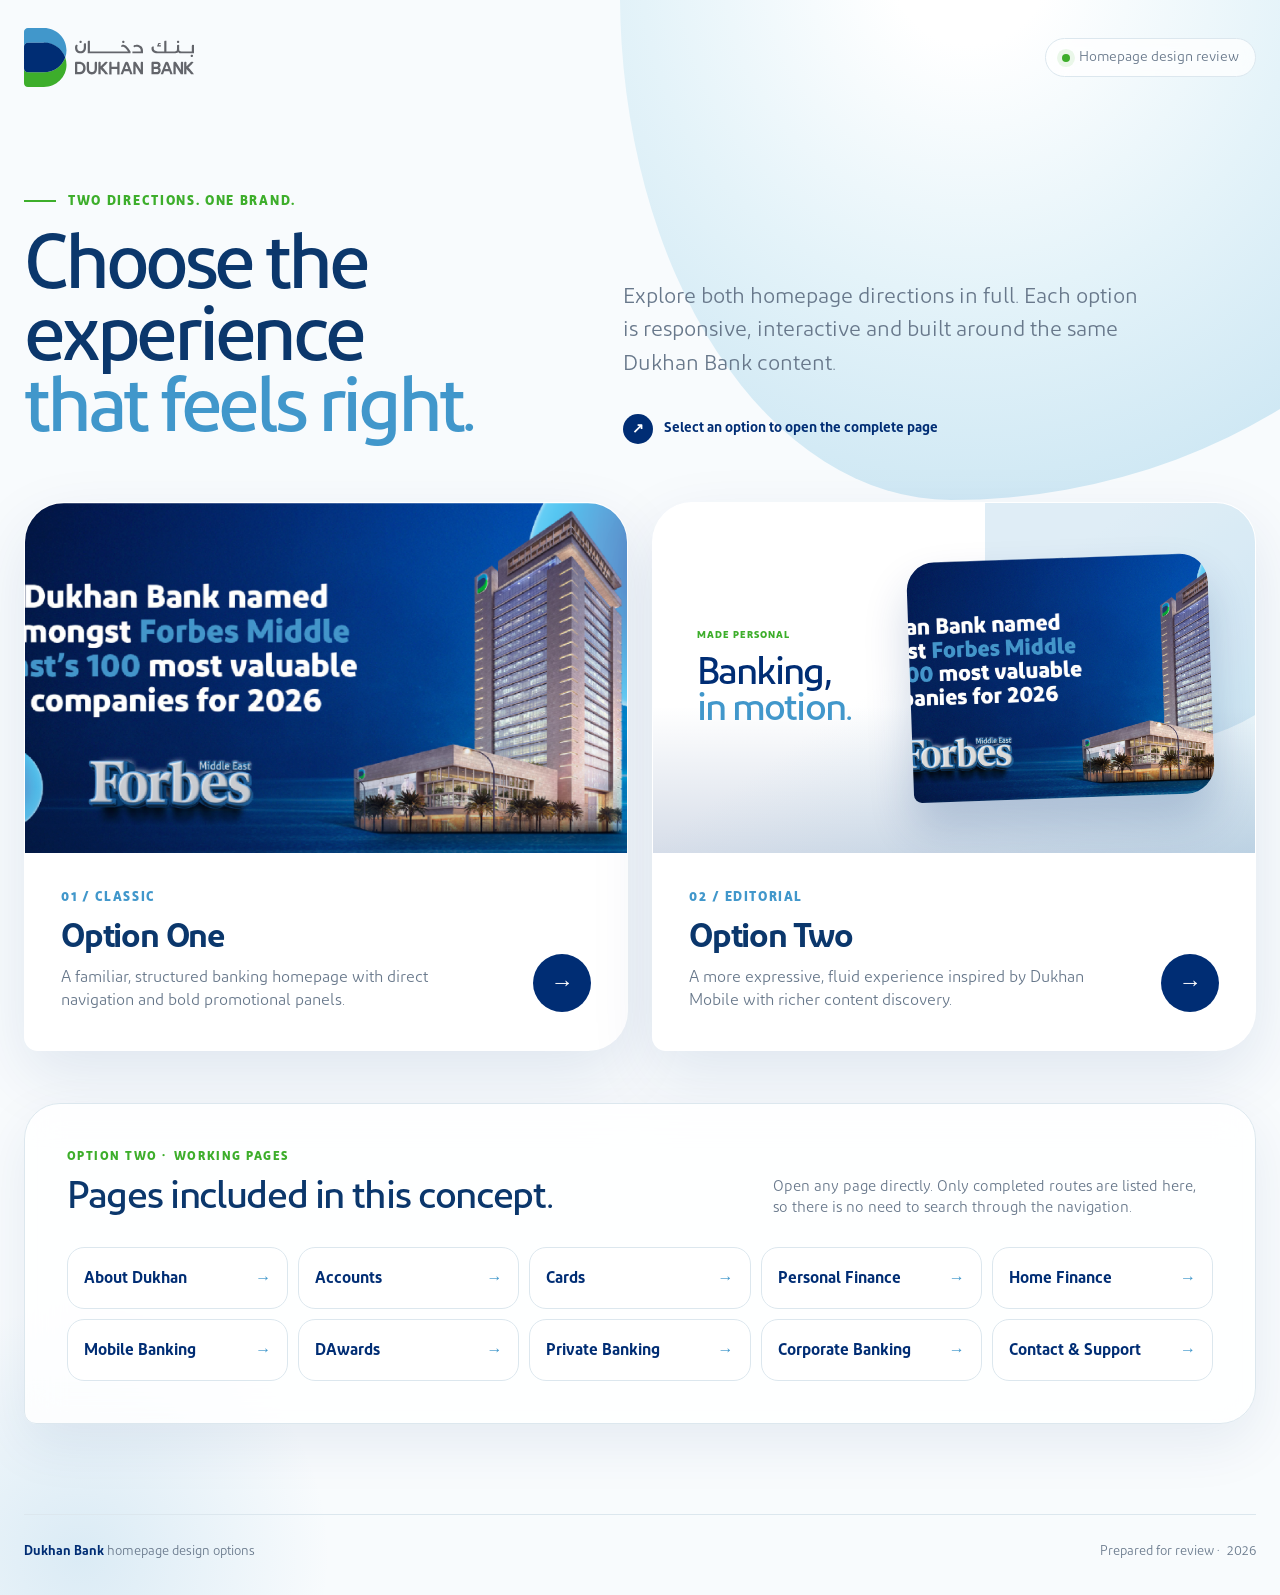
<file: index.html>
<!doctype html>
<html lang="en">
<head>
  <meta charset="utf-8">
  <meta name="viewport" content="width=device-width, initial-scale=1">
  <meta name="description" content="Choose between two Dukhan Bank homepage design directions.">
  <title>Dukhan Bank | Design Options</title>
  <style>
    @font-face{font-family:Diodrum;src:url("fonts/DiodrumArabic-Regular.otf") format("opentype");font-weight:400;font-display:swap}
    @font-face{font-family:Diodrum;src:url("fonts/DiodrumArabic-Medium.otf") format("opentype");font-weight:500;font-display:swap}
    @font-face{font-family:Diodrum;src:url("fonts/DiodrumArabic-Semibold.otf") format("opentype");font-weight:600;font-display:swap}
    @font-face{font-family:Diodrum;src:url("fonts/DiodrumArabic-Bold.otf") format("opentype");font-weight:700;font-display:swap}
    :root{--navy:#002d74;--blue:#4197cb;--green:#3dae2b;--ink:#0b376c;--muted:#68788b;--aqua:#edf7fb;--line:#dce7ee;--white:#fff;--ease:cubic-bezier(.22,1,.36,1)}
    *{box-sizing:border-box}html{scroll-behavior:smooth}body{min-width:320px;margin:0;background:#f8fbfd;color:var(--ink);font-family:Diodrum,"Segoe UI",sans-serif;overflow-x:hidden}a{color:inherit;text-decoration:none}img{display:block;max-width:100%}
    .page{position:relative;min-height:100vh;overflow:hidden;isolation:isolate}.page::before{position:absolute;z-index:-2;top:-420px;right:-260px;width:920px;height:920px;border-radius:42% 58% 64% 36%/45% 42% 58% 55%;background:radial-gradient(circle at 38% 42%,#fff 0 10%,#e4f3f9 42%,#cfe8f4 70%,transparent 71%);content:"";animation:morph 14s ease-in-out infinite alternate}.page::after{position:absolute;z-index:-1;left:-180px;bottom:-220px;width:520px;height:520px;border-radius:50%;background:radial-gradient(circle,rgba(65,151,203,.16),transparent 68%);content:""}
    .shell{width:min(calc(100% - 48px),1320px);margin-inline:auto}.top{display:flex;align-items:center;justify-content:space-between;gap:24px;padding:28px 0}.logo{width:170px}.review-chip{display:flex;align-items:center;gap:9px;padding:10px 16px;border:1px solid var(--line);border-radius:999px;background:rgba(255,255,255,.75);color:var(--muted);font-size:14px;backdrop-filter:blur(12px)}.review-chip::before{width:8px;height:8px;border-radius:50%;background:var(--green);box-shadow:0 0 0 5px rgba(61,174,43,.1);content:""}
    .intro{display:grid;grid-template-columns:.92fr 1.08fr;align-items:end;gap:60px;padding:78px 0 58px}.eyebrow{display:flex;align-items:center;gap:12px;margin-bottom:20px;color:var(--green);font-size:13px;font-weight:700;letter-spacing:.13em;text-transform:uppercase}.eyebrow::before{width:32px;height:2px;background:currentColor;content:""}h1,p{margin:0}h1{max-width:740px;font-size:clamp(56px,6vw,92px);font-weight:500;letter-spacing:-.055em;line-height:.93}h1 span{display:block;color:var(--blue)}.intro-copy{max-width:520px;padding-bottom:8px;color:var(--muted);font-size:clamp(18px,1.7vw,22px);line-height:1.55}.hint{display:flex;align-items:center;gap:11px;margin-top:25px;color:var(--navy);font-size:14px;font-weight:600}.hint i{display:grid;width:30px;height:30px;place-items:center;border-radius:50%;background:var(--navy);color:#fff;font-style:normal}
    .options{display:grid;grid-template-columns:repeat(2,1fr);gap:24px;padding-bottom:52px}.option{position:relative;min-width:0;overflow:hidden;border:1px solid rgba(255,255,255,.9);border-radius:40px 40px 40px 14px;background:#fff;box-shadow:0 24px 65px rgba(0,45,116,.1);transition:transform .55s var(--ease),box-shadow .55s var(--ease)}.option:hover,.option:focus-visible{outline:0;transform:translateY(-12px);box-shadow:0 38px 80px rgba(0,45,116,.2)}
    .preview{position:relative;height:350px;overflow:hidden;background:#eaf4fa}.preview::after{position:absolute;inset:0;background:linear-gradient(180deg,transparent 58%,rgba(0,45,116,.16));content:"";pointer-events:none}.preview-one{background:url("images/mainbanner.png") center/cover no-repeat;transition:background-size .8s var(--ease)}.option:hover .preview-one{background-size:108%}
    .preview-two{display:grid;grid-template-columns:.78fr 1.22fr;gap:20px;align-items:center;padding:44px;background:linear-gradient(145deg,#fff 0 44%,#e0f1f8 100%)}.mini-copy{position:relative;z-index:2}.mini-copy small{display:block;color:var(--green);font-size:10px;font-weight:700;letter-spacing:.1em;text-transform:uppercase}.mini-copy b{display:block;margin-top:14px;color:var(--navy);font-size:clamp(29px,3vw,48px);font-weight:500;letter-spacing:-.05em;line-height:.92}.mini-copy b span{color:var(--blue)}.mini-frame{position:relative;z-index:2;height:240px;overflow:hidden;border-radius:28px 28px 28px 8px;background:url("images/mainbanner.png") center/cover no-repeat;box-shadow:0 25px 45px rgba(0,45,116,.2);transform:rotate(-2deg);transition:transform .6s var(--ease)}.option:hover .mini-frame{transform:rotate(0) scale(1.025)}.preview-two::before{position:absolute;right:-90px;top:-120px;width:360px;height:360px;border-radius:42% 58% 64% 36%;background:rgba(65,151,203,.17);content:"";animation:morph 10s ease-in-out infinite alternate}
    .option-info{display:flex;align-items:flex-end;justify-content:space-between;gap:30px;padding:34px 36px 38px}.option-index{color:var(--blue);font-size:13px;font-weight:700;letter-spacing:.12em}.option h2{margin:10px 0 9px;font-size:34px;font-weight:600;letter-spacing:-.035em}.option p{max-width:400px;color:var(--muted);font-size:16px;line-height:1.45}.open{display:grid;width:58px;height:58px;flex:0 0 auto;place-items:center;border-radius:50%;background:var(--navy);color:#fff;font-size:23px;transition:transform .4s var(--ease),background .3s}.option:hover .open,.option:focus-visible .open{background:var(--green);transform:rotate(-35deg) scale(1.08)}
    .directory{margin-bottom:90px;padding:42px;border:1px solid var(--line);border-radius:36px 36px 36px 12px;background:rgba(255,255,255,.82);box-shadow:0 20px 55px rgba(0,45,116,.08);backdrop-filter:blur(18px)}.directory-head{display:flex;align-items:end;justify-content:space-between;gap:30px;margin-bottom:28px}.directory-head span{color:var(--green);font-size:12px;font-weight:700;letter-spacing:.12em;text-transform:uppercase}.directory h2{margin:8px 0 0;font-size:clamp(30px,3vw,44px);font-weight:500;letter-spacing:-.035em}.directory-head p{max-width:440px;color:var(--muted);font-size:15px;line-height:1.45}.page-links{display:grid;grid-template-columns:repeat(5,1fr);gap:10px}.page-link{display:flex;align-items:center;justify-content:space-between;gap:10px;min-height:62px;padding:14px 16px;border:1px solid var(--line);border-radius:17px;background:#fff;color:var(--navy);font-weight:600;transition:transform .25s var(--ease),border-color .25s,background .25s}.page-link::after{content:"→";color:var(--blue);transition:transform .25s}.page-link:hover,.page-link:focus-visible{outline:0;transform:translateY(-3px);border-color:var(--blue);background:var(--aqua)}.page-link:hover::after,.page-link:focus-visible::after{transform:translateX(4px)}
    .footer{display:flex;align-items:center;justify-content:space-between;gap:20px;padding:28px 0 36px;border-top:1px solid var(--line);color:var(--muted);font-size:13px}.footer strong{color:var(--navy);font-weight:600}
    .reveal{opacity:0;transform:translateY(28px);animation:reveal .85s var(--ease) forwards}.intro .reveal:nth-child(2){animation-delay:.12s}.option:nth-child(1){animation-delay:.22s}.option:nth-child(2){animation-delay:.32s}
    @keyframes reveal{to{opacity:1;transform:none}}@keyframes morph{0%{border-radius:42% 58% 64% 36%/45% 42% 58% 55%;transform:rotate(-3deg) scale(.97)}100%{border-radius:60% 40% 38% 62%/55% 66% 34% 45%;transform:rotate(4deg) scale(1.04)}}
    @media(max-width:1050px){.page-links{grid-template-columns:repeat(3,1fr)}}
    @media(max-width:900px){.intro{grid-template-columns:1fr;gap:24px;padding-top:50px}.options{grid-template-columns:1fr}.preview{height:330px}.directory-head{align-items:flex-start;flex-direction:column}.page-links{grid-template-columns:repeat(2,1fr)}}
    @media(max-width:560px){.shell{width:min(calc(100% - 28px),1320px)}.top{padding-top:18px}.logo{width:145px}.review-chip{padding:8px 12px;font-size:12px}.intro{padding:52px 0 38px}h1{font-size:clamp(50px,15vw,70px)}.intro-copy{font-size:17px}.preview{height:270px}.preview-two{padding:25px;grid-template-columns:.88fr 1.12fr}.mini-frame{height:190px}.option-info{padding:27px 25px 30px}.option h2{font-size:29px}.open{width:50px;height:50px}.directory{padding:28px 22px}.page-links{grid-template-columns:1fr}.footer{align-items:flex-start;flex-direction:column}}
    @media(prefers-reduced-motion:reduce){*,*::before,*::after{animation-duration:.01ms!important;animation-iteration-count:1!important;transition-duration:.01ms!important}}
  </style>
</head>
<body>
  <div class="page">
    <header class="shell top"><img class="logo" src="images/logo.svg" alt="Dukhan Bank"><span class="review-chip">Homepage design review</span></header>
    <main class="shell">
      <section class="intro">
        <div class="reveal"><div class="eyebrow">Two directions. One brand.</div><h1>Choose the experience <span>that feels right.</span></h1></div>
        <div class="reveal"><p class="intro-copy">Explore both homepage directions in full. Each option is responsive, interactive and built around the same Dukhan Bank content.</p><div class="hint"><i>↗</i> Select an option to open the complete page</div></div>
      </section>
      <section class="options" aria-label="Homepage design options">
        <a class="option reveal" href="./option-1/index.html">
          <div class="preview preview-one" role="img" aria-label="Preview of Option One"></div>
          <div class="option-info"><div><span class="option-index">01 / CLASSIC</span><h2>Option One</h2><p>A familiar, structured banking homepage with direct navigation and bold promotional panels.</p></div><span class="open" aria-hidden="true">→</span></div>
        </a>
        <a class="option reveal" href="./option-2/index.html">
          <div class="preview preview-two" role="img" aria-label="Preview of Option Two"><div class="mini-copy"><small>Made personal</small><b>Banking,<br><span>in motion.</span></b></div><div class="mini-frame"></div></div>
          <div class="option-info"><div><span class="option-index">02 / EDITORIAL</span><h2>Option Two</h2><p>A more expressive, fluid experience inspired by Dukhan Mobile with richer content discovery.</p></div><span class="open" aria-hidden="true">→</span></div>
        </a>
      </section>
      <section class="directory reveal" aria-labelledby="directory-title">
        <div class="directory-head"><div><span>Option Two · Working pages</span><h2 id="directory-title">Pages included in this concept.</h2></div><p>Open any page directly. Only completed routes are listed here, so there is no need to search through the navigation.</p></div>
        <nav class="page-links" aria-label="Option Two page directory">
          <a class="page-link" href="./option-2/about/index.html">About Dukhan</a>
          <a class="page-link" href="./option-2/accounts/index.html">Accounts</a>
          <a class="page-link" href="./option-2/cards/index.html">Cards</a>
          <a class="page-link" href="./option-2/personal-finance/index.html">Personal Finance</a>
          <a class="page-link" href="./option-2/home-finance/index.html">Home Finance</a>
          <a class="page-link" href="./option-2/mobile-banking/index.html">Mobile Banking</a>
          <a class="page-link" href="./option-2/rewards/index.html">DAwards</a>
          <a class="page-link" href="./option-2/private-banking/index.html">Private Banking</a>
          <a class="page-link" href="./option-2/corporate-banking/index.html">Corporate Banking</a>
          <a class="page-link" href="./option-2/contact/index.html">Contact &amp; Support</a>
        </nav>
      </section>
    </main>
    <footer class="shell footer"><span><strong>Dukhan Bank</strong> homepage design options</span><span>Prepared for review · 2026</span></footer>
  </div>
</body>
</html>
</file>
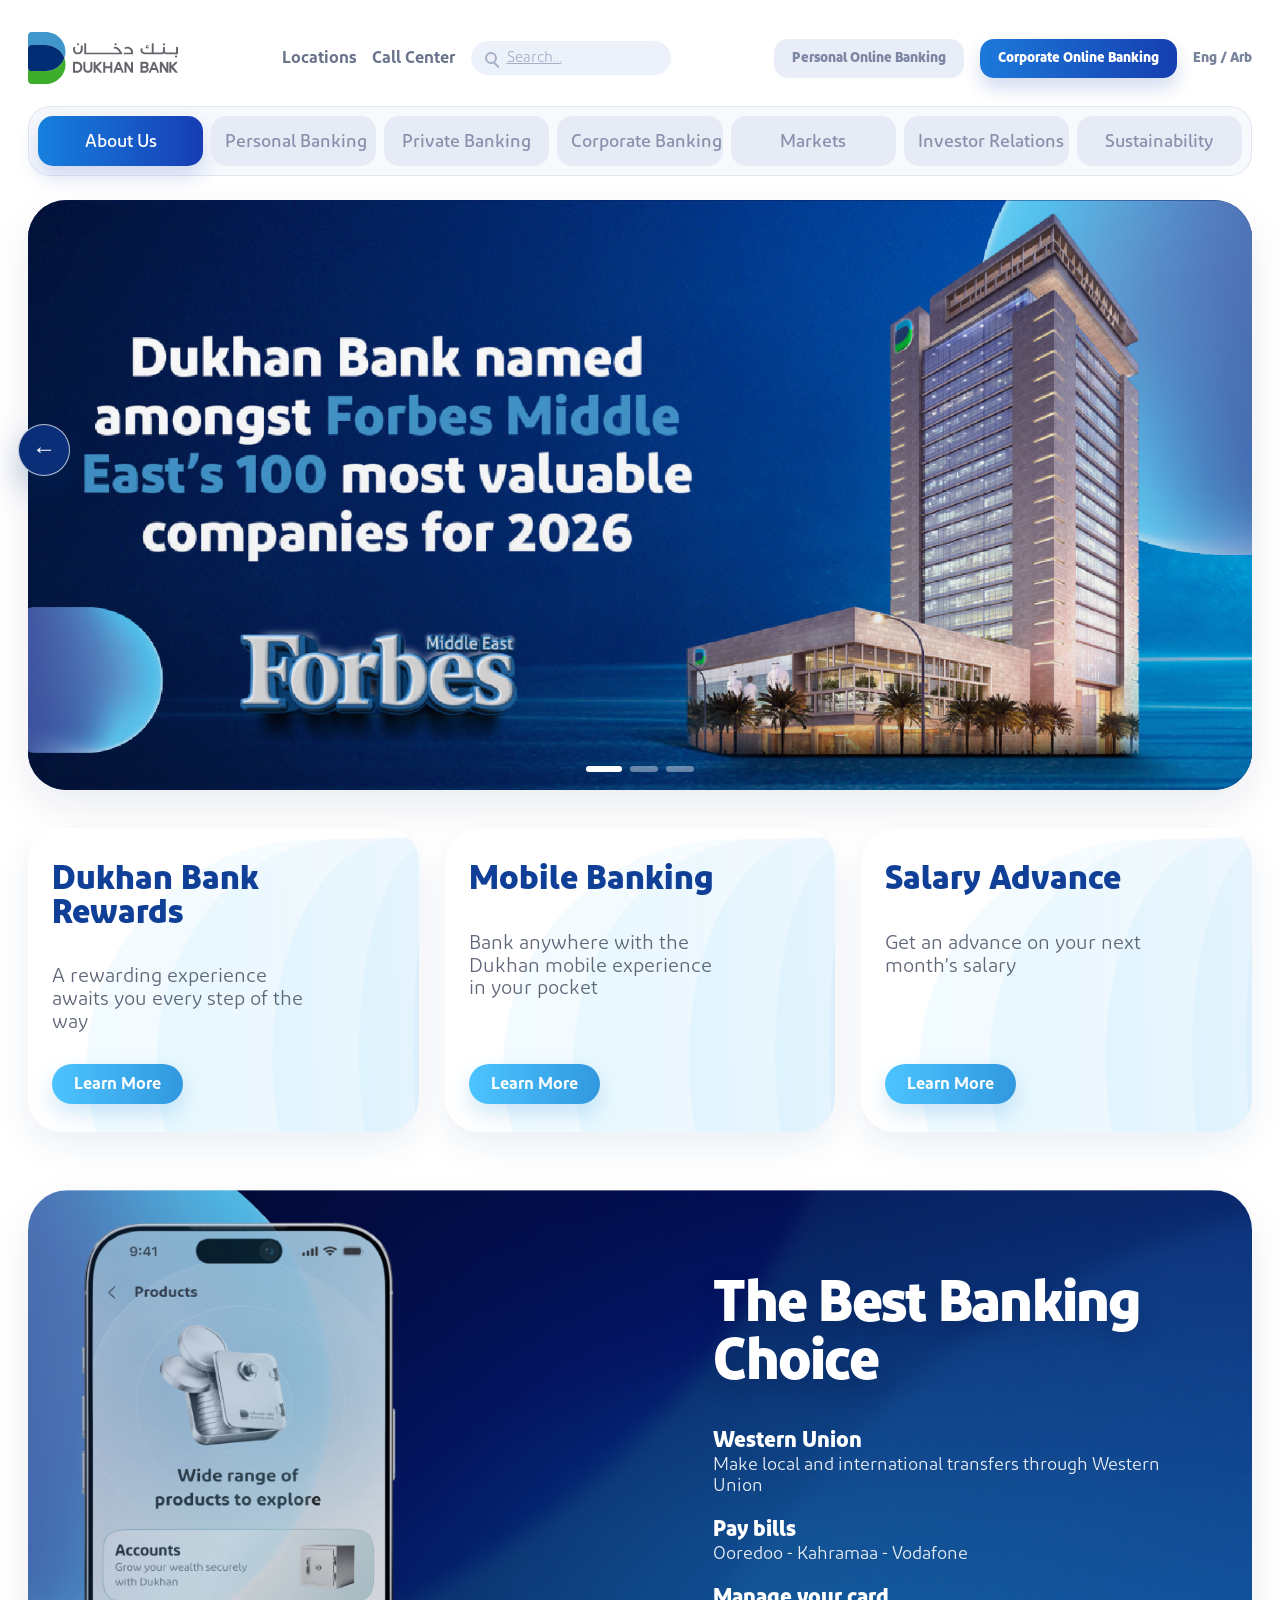
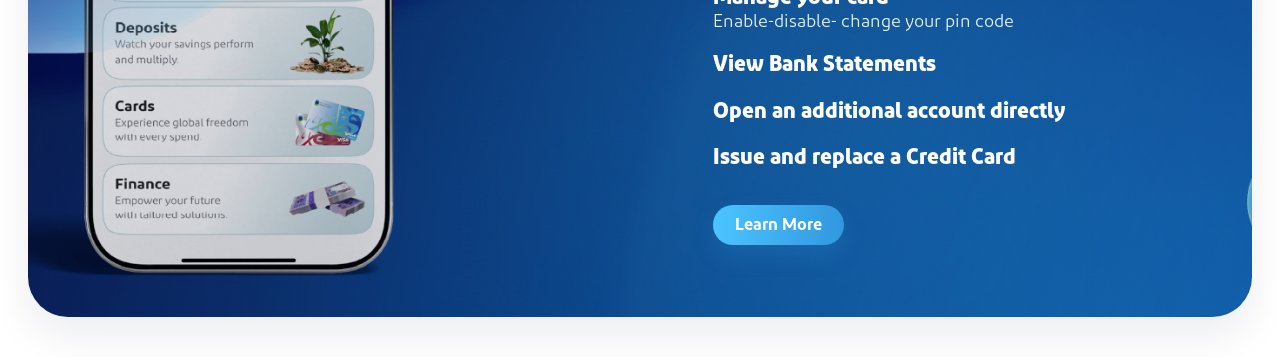
<file: option-1/index.html>
<!DOCTYPE html>
<html lang="en">
<head>
  <meta charset="UTF-8">
  <meta name="viewport" content="width=device-width, initial-scale=1.0">
  <title>Dukhan Bank | Option One</title>
  <style>
    @font-face {
      font-family: "Diodrum Arabic";
      src: url("../fonts/DiodrumArabic-Regular.otf") format("opentype");
      font-weight: 400;
      font-style: normal;
    }

    @font-face {
      font-family: "Diodrum Arabic";
      src: url("../fonts/DiodrumArabic-Medium.otf") format("opentype");
      font-weight: 500;
      font-style: normal;
    }

    @font-face {
      font-family: "Diodrum Arabic";
      src: url("../fonts/DiodrumArabic-Semibold.otf") format("opentype");
      font-weight: 600;
      font-style: normal;
    }

    @font-face {
      font-family: "Diodrum Arabic";
      src: url("../fonts/DiodrumArabic-Bold.otf") format("opentype");
      font-weight: 700;
      font-style: normal;
    }

    :root {
      --blue: #153f9c;
      --blue-dark: #0a1d5d;
      --blue-mid: #1f71d8;
      --blue-soft: #e7ebf6;
      --text: #153a84;
      --muted: #7f8aa5;
      --light: #f6f8fd;
      --shadow: 0 18px 42px rgba(8, 29, 82, 0.08);
      --shadow-strong: 0 22px 48px rgba(12, 50, 126, 0.18);
      --transition: 0.32s ease;
    }

    * {
      box-sizing: border-box;
      margin: 0;
      padding: 0;
    }

    html {
      scroll-behavior: smooth;
    }

    body {
      font-family: "Diodrum Arabic", "Segoe UI", sans-serif;
      background: #ffffff;
      color: var(--text);
      overflow-x: hidden;
    }

    img {
      max-width: 100%;
      display: block;
    }

    a,
    button {
      -webkit-tap-highlight-color: transparent;
    }

    .page {
      max-width: 1380px;
      margin: 0 auto;
      padding: 24px 28px 40px;
      animation: fade-up 0.8s ease both;
    }

    .topbar {
      display: flex;
      align-items: center;
      justify-content: space-between;
      gap: 20px;
      padding: 8px 0 22px;
    }

    .brand {
      display: flex;
      align-items: center;
      gap: 18px;
      min-width: 0;
    }

    .brand-logo {
      width: 150px;
      flex: 0 0 auto;
      transition: transform var(--transition);
    }

    .brand:hover .brand-logo {
      transform: translateY(-2px) scale(1.02);
    }

    .top-links,
    .utility-links,
    .pill-switch {
      display: flex;
      align-items: center;
      gap: 16px;
      flex-wrap: wrap;
    }

    .top-link {
      color: #69738a;
      text-decoration: none;
      font-weight: 600;
      font-size: 17px;
      position: relative;
      transition: color var(--transition), transform var(--transition);
    }

    .top-link::after {
      content: "";
      position: absolute;
      left: 0;
      bottom: -6px;
      width: 100%;
      height: 2px;
      background: linear-gradient(90deg, #19a7f6 0%, #173db4 100%);
      transform: scaleX(0);
      transform-origin: left;
      transition: transform var(--transition);
    }

    .top-link:hover,
    .top-link:focus-visible {
      color: var(--blue);
      transform: translateY(-1px);
    }

    .top-link:hover::after,
    .top-link:focus-visible::after {
      transform: scaleX(1);
    }

    .search {
      width: 200px;
      height: 34px;
      border-radius: 999px;
      background: #edf1fa;
      color: #a5b0c7;
      display: flex;
      align-items: center;
      gap: 10px;
      padding: 0 14px;
      font-size: 15px;
      transition: box-shadow var(--transition), transform var(--transition);
    }

    .search:hover {
      box-shadow: inset 0 0 0 1px rgba(22, 90, 195, 0.18), 0 8px 18px rgba(13, 63, 158, 0.08);
      transform: translateY(-1px);
    }

    .search-icon {
      width: 12px;
      height: 12px;
      border: 2px solid currentColor;
      border-radius: 50%;
      position: relative;
      flex: 0 0 auto;
    }

    .search-icon::after {
      content: "";
      position: absolute;
      width: 7px;
      height: 2px;
      border-radius: 2px;
      background: currentColor;
      right: -5px;
      bottom: -4px;
      transform: rotate(45deg);
    }

    .switch-pill {
      border: 0;
      border-radius: 14px;
      padding: 11px 18px;
      background: #e9edf7;
      color: #7d87a4;
      font: inherit;
      font-size: 14px;
      font-weight: 700;
      white-space: nowrap;
      cursor: pointer;
      transition: transform var(--transition), box-shadow var(--transition), background var(--transition), color var(--transition);
    }

    .switch-pill:hover,
    .switch-pill:focus-visible {
      transform: translateY(-2px);
      box-shadow: 0 12px 22px rgba(21, 61, 180, 0.12);
      color: var(--blue);
    }

    .switch-pill.active {
      color: #ffffff;
      background: linear-gradient(90deg, #1c79db 0%, #163eb0 100%);
      box-shadow: 0 10px 18px rgba(22, 62, 176, 0.18);
    }

    .lang {
      color: #7b849d;
      font-size: 14px;
      font-weight: 700;
      white-space: nowrap;
      transition: color var(--transition);
    }

    .lang:hover {
      color: var(--blue);
    }

    .main-nav {
      display: grid;
      grid-template-columns: repeat(7, minmax(0, 1fr));
      gap: 8px;
      padding: 10px;
      border-radius: 22px;
      background: #f7f9fd;
      box-shadow: inset 0 0 0 1px rgba(218, 225, 240, 0.7);
      margin-bottom: 24px;
      position: relative;
      z-index: 20;
    }

    .nav-group {
      position: relative;
      list-style: none;
    }

    .nav-trigger {
      width: 100%;
      min-height: 50px;
      border: 0;
      border-radius: 15px;
      background: #e7ebf6;
      color: #8791ac;
      font: inherit;
      font-size: 18px;
      font-weight: 500;
      padding: 0 14px;
      white-space: nowrap;
      cursor: pointer;
      transition: transform var(--transition), box-shadow var(--transition), background var(--transition), color var(--transition);
      position: relative;
      overflow: hidden;
    }

    .nav-trigger::before {
      content: "";
      position: absolute;
      inset: 0;
      background: linear-gradient(90deg, rgba(69, 185, 255, 0.16) 0%, rgba(22, 61, 180, 0.14) 100%);
      opacity: 0;
      transition: opacity var(--transition);
    }

    .nav-trigger span {
      position: relative;
      z-index: 1;
    }

    .nav-group.active .nav-trigger {
      background: linear-gradient(90deg, #1680de 0%, #173db4 100%);
      color: #ffffff;
      box-shadow: 0 10px 22px rgba(21, 61, 180, 0.18);
    }

    .nav-group:hover .nav-trigger,
    .nav-group:focus-within .nav-trigger {
      transform: translateY(-2px);
      box-shadow: 0 12px 24px rgba(20, 64, 162, 0.14);
      color: var(--blue);
    }

    .nav-group:hover .nav-trigger::before,
    .nav-group:focus-within .nav-trigger::before {
      opacity: 1;
    }

    .nav-group.active:hover .nav-trigger,
    .nav-group.active:focus-within .nav-trigger {
      color: #ffffff;
    }

    .submenu,
    .submenu-level {
      list-style: none;
    }

    .submenu {
      position: absolute;
      top: calc(100% + 10px);
      left: 0;
      min-width: 250px;
      padding: 12px;
      border-radius: 18px;
      background: rgba(255, 255, 255, 0.96);
      box-shadow: 0 24px 42px rgba(10, 36, 89, 0.16);
      opacity: 0;
      visibility: hidden;
      transform: translateY(12px);
      transition: opacity var(--transition), transform var(--transition), visibility var(--transition);
      backdrop-filter: blur(12px);
    }

    .nav-group:hover .submenu,
    .nav-group:focus-within .submenu {
      opacity: 1;
      visibility: visible;
      transform: translateY(0);
    }

    .submenu-item {
      position: relative;
    }

    .submenu-link {
      width: 100%;
      display: flex;
      align-items: center;
      justify-content: space-between;
      gap: 10px;
      padding: 12px 14px;
      border-radius: 12px;
      color: var(--text);
      text-decoration: none;
      font-size: 15px;
      font-weight: 600;
      transition: background var(--transition), color var(--transition), transform var(--transition);
    }

    .submenu-link::after {
      content: "›";
      color: #86a0d1;
      font-size: 18px;
    }

    .submenu-link.no-children::after {
      content: "";
    }

    .submenu-link:hover,
    .submenu-link:focus-visible {
      background: linear-gradient(90deg, rgba(77, 194, 255, 0.12) 0%, rgba(21, 61, 180, 0.08) 100%);
      color: var(--blue);
      transform: translateX(2px);
    }

    .submenu-level {
      position: absolute;
      top: 0;
      left: calc(100% + 10px);
      min-width: 230px;
      padding: 12px;
      border-radius: 18px;
      background: rgba(255, 255, 255, 0.96);
      box-shadow: 0 24px 42px rgba(10, 36, 89, 0.16);
      opacity: 0;
      visibility: hidden;
      transform: translateX(12px);
      transition: opacity var(--transition), transform var(--transition), visibility var(--transition);
      backdrop-filter: blur(12px);
    }

    .submenu-item:hover > .submenu-level,
    .submenu-item:focus-within > .submenu-level {
      opacity: 1;
      visibility: visible;
      transform: translateX(0);
    }

    .hero {
      position: relative;
      min-height: 590px;
      border-radius: 38px;
      overflow: hidden;
      box-shadow: var(--shadow);
      margin-bottom: 38px;
      background: #091d58;
    }

    .hero-track {
      position: relative;
      min-height: 590px;
    }

    .hero-slide {
      position: absolute;
      inset: 0;
      opacity: 0;
      visibility: hidden;
      transform: scale(1.02);
      transition: opacity 0.8s ease, transform 1.1s ease, visibility 0.8s ease;
      background:
        linear-gradient(90deg, rgba(6, 19, 60, 0.02) 0%, rgba(6, 19, 60, 0.02) 100%),
        url("../images/mainbanner.png") center center / cover no-repeat;
    }

    .hero-slide::after {
      content: "";
      position: absolute;
      inset: 0;
      background: linear-gradient(180deg, rgba(6, 19, 60, 0) 0%, rgba(6, 19, 60, 0.05) 100%);
    }

    .hero-slide.active {
      opacity: 1;
      visibility: visible;
      transform: scale(1);
    }

    .hero-dots {
      position: absolute;
      left: 50%;
      bottom: 18px;
      transform: translateX(-50%);
      display: flex;
      gap: 8px;
      z-index: 3;
    }

    .hero-dot {
      width: 28px;
      height: 6px;
      border: 0;
      border-radius: 999px;
      background: rgba(255, 255, 255, 0.4);
      cursor: pointer;
      transition: background var(--transition), transform var(--transition), width var(--transition);
    }

    .hero-dot:hover,
    .hero-dot:focus-visible {
      background: rgba(255, 255, 255, 0.76);
      transform: translateY(-1px);
    }

    .hero-dot.active {
      width: 36px;
      background: #ffffff;
    }

    .cards {
      display: grid;
      grid-template-columns: repeat(3, minmax(0, 1fr));
      gap: 26px;
      margin-bottom: 58px;
    }

    .info-card {
      min-height: 286px;
      display: flex;
      flex-direction: column;
      align-items: flex-start;
      border-radius: 34px;
      box-shadow: 0 14px 34px rgba(18, 61, 131, 0.08);
      background: url("../images/box.png") center center / cover no-repeat;
      padding: 34px 24px 28px;
      transition: transform var(--transition), box-shadow var(--transition);
      animation: fade-up 0.9s ease both;
    }

    .info-card:nth-child(2) {
      animation-delay: 0.08s;
    }

    .info-card:nth-child(3) {
      animation-delay: 0.16s;
    }

    .info-card:hover {
      transform: translateY(-6px);
      box-shadow: var(--shadow-strong);
    }

    .info-card h3 {
      font-size: 34px;
      line-height: 0.98;
      color: #103f98;
      margin-bottom: 36px;
      max-width: 250px;
    }

    .info-card p {
      font-size: 20px;
      line-height: 1.14;
      color: #5f6678;
      max-width: 260px;
      margin-bottom: 30px;
      min-height: 68px;
    }

    .mini-tag {
      display: inline-flex;
      align-items: center;
      justify-content: center;
      min-width: 126px;
      min-height: 40px;
      padding: 0 22px;
      border-radius: 999px;
      background: linear-gradient(90deg, #4cc4ff 0%, #3198df 100%);
      color: #ffffff;
      font-size: 17px;
      font-weight: 600;
      text-decoration: none;
      transition: transform var(--transition), box-shadow var(--transition), filter var(--transition);
      box-shadow: 0 10px 22px rgba(49, 152, 223, 0.22);
    }

    .info-card .mini-tag {
      margin-top: auto;
    }

    .mini-tag:hover,
    .mini-tag:focus-visible {
      transform: translateY(-2px);
      box-shadow: 0 14px 26px rgba(49, 152, 223, 0.28);
      filter: saturate(1.1);
    }

    .feature-banner {
      position: relative;
      min-height: 585px;
      border-radius: 40px;
      overflow: hidden;
      box-shadow: var(--shadow);
      background:
        linear-gradient(90deg, rgba(8, 24, 71, 0.08) 0%, rgba(8, 24, 71, 0.08) 100%),
        url("../images/lowerbanner.png") center center / cover no-repeat;
      animation: fade-up 1s ease both;
    }

    .option-home {
      position: fixed;
      z-index: 1000;
      left: 18px;
      top: 50%;
      display: grid;
      width: 52px;
      height: 52px;
      place-items: center;
      border: 1px solid rgba(255, 255, 255, 0.7);
      border-radius: 50%;
      background: #0a2f78;
      color: #ffffff;
      box-shadow: 0 14px 34px rgba(0, 45, 116, 0.28);
      font-size: 24px;
      text-decoration: none;
      transform: translateY(-50%);
      transition: transform 0.25s ease, background 0.25s ease, box-shadow 0.25s ease;
    }

    .option-home::after {
      position: absolute;
      left: 62px;
      padding: 7px 11px;
      border-radius: 9px;
      background: #0a2f78;
      color: #ffffff;
      content: "View options";
      font-size: 13px;
      font-weight: 600;
      white-space: nowrap;
      opacity: 0;
      pointer-events: none;
      transform: translateX(-5px);
      transition: opacity 0.2s ease, transform 0.2s ease;
    }

    .option-home:hover,
    .option-home:focus-visible {
      background: #1f71d8;
      box-shadow: 0 18px 38px rgba(0, 45, 116, 0.36);
      transform: translateY(-50%) scale(1.07);
    }

    .option-home:hover::after,
    .option-home:focus-visible::after {
      opacity: 1;
      transform: none;
    }

    @media (max-width: 720px) {
      .option-home {
        top: auto;
        bottom: 18px;
        left: 14px;
        width: 48px;
        height: 48px;
        transform: none;
      }

      .option-home:hover,
      .option-home:focus-visible {
        transform: scale(1.05);
      }
    }

    .feature-overlay {
      min-height: 585px;
      padding: 84px 84px 72px 56%;
      background: linear-gradient(90deg, rgba(8, 24, 71, 0) 0%, rgba(8, 24, 71, 0.05) 34%, rgba(8, 24, 71, 0.18) 100%);
    }

    .feature-copy {
      color: #ffffff;
      max-width: 620px;
      animation: float-in 0.9s ease both;
      animation-delay: 0.18s;
    }

    .feature-copy h2 {
      font-size: 58px;
      line-height: 1;
      letter-spacing: -0.03em;
      margin-bottom: 38px;
      text-shadow: 0 10px 22px rgba(5, 21, 58, 0.2);
    }

    .feature-list {
      list-style: none;
      display: grid;
      gap: 20px;
      margin-bottom: 34px;
    }

    .feature-list strong {
      display: block;
      font-size: 22px;
      line-height: 1.1;
      margin-bottom: 2px;
    }

    .feature-list span {
      display: block;
      font-size: 18px;
      line-height: 1.2;
      color: rgba(255, 255, 255, 0.92);
    }

    .interactive {
      cursor: pointer;
    }

    @keyframes fade-up {
      from {
        opacity: 0;
        transform: translateY(24px);
      }

      to {
        opacity: 1;
        transform: translateY(0);
      }
    }

    @keyframes float-in {
      from {
        opacity: 0;
        transform: translateX(28px);
      }

      to {
        opacity: 1;
        transform: translateX(0);
      }
    }

    @media (max-width: 1200px) {
      .topbar {
        flex-wrap: wrap;
      }

      .main-nav {
        grid-template-columns: repeat(4, minmax(0, 1fr));
      }

      .cards {
        grid-template-columns: repeat(2, minmax(0, 1fr));
      }

      .feature-overlay {
        padding: 64px 42px 52px 48%;
      }

      .feature-copy h2 {
        font-size: 48px;
      }
    }

    @media (max-width: 900px) {
      .page {
        padding: 18px 16px 28px;
      }

      .main-nav {
        grid-template-columns: repeat(2, minmax(0, 1fr));
      }

      .submenu,
      .submenu-level {
        position: static;
        min-width: 100%;
        margin-top: 8px;
        opacity: 1;
        visibility: visible;
        transform: none;
        display: none;
        box-shadow: inset 0 0 0 1px rgba(218, 225, 240, 0.7);
      }

      .nav-group:hover .submenu,
      .nav-group:focus-within .submenu,
      .submenu-item:hover > .submenu-level,
      .submenu-item:focus-within > .submenu-level {
        display: block;
      }

      .hero,
      .hero-track,
      .hero-slide {
        min-height: 420px;
      }

      .hero-slide {
        background-position: 62% center;
      }

      .cards {
        grid-template-columns: 1fr;
      }

      .feature-banner,
      .feature-overlay {
        min-height: auto;
      }

      .feature-overlay {
        padding: 46px 28px 40px;
        background: linear-gradient(180deg, rgba(8, 24, 71, 0.2) 0%, rgba(8, 24, 71, 0.4) 100%);
      }

      .feature-copy h2 {
        font-size: 42px;
      }
    }

    @media (max-width: 640px) {
      .top-links,
      .utility-links,
      .pill-switch {
        width: 100%;
      }

      .search {
        width: 100%;
      }

      .main-nav {
        grid-template-columns: 1fr;
      }

      .hero,
      .hero-track,
      .hero-slide {
        min-height: 320px;
        border-radius: 28px;
      }

      .hero-slide {
        background-position: 67% center;
      }

      .info-card {
        min-height: 250px;
      }

      .info-card h3 {
        font-size: 27px;
      }

      .info-card p {
        font-size: 17px;
      }

      .feature-banner {
        border-radius: 28px;
      }

      .feature-overlay {
        padding: 36px 20px 34px;
      }

      .feature-copy h2 {
        font-size: 34px;
      }

      .feature-list strong {
        font-size: 18px;
      }

      .feature-list span {
        font-size: 16px;
      }
    }
  </style>
</head>
<body>
  <a class="option-home" href="../" aria-label="Back to design options">←</a>
  <div class="page">
    <header class="topbar">
      <div class="brand interactive">
        <a class="brand-logo" href="#hero">
          <img src="../images/logo.svg" alt="Dukhan Bank logo">
        </a>
      </div>

      <div class="top-links">
        <a class="top-link" href="#locations">Locations</a>
        <a class="top-link" href="#feature-banner">Call Center</a>
        <a class="search" href="#hero" aria-label="Search">
          <span class="search-icon" aria-hidden="true"></span>
          <span>Search...</span>
        </a>
      </div>

      <div class="utility-links">
        <div class="pill-switch">
          <button class="switch-pill interactive" type="button">Personal Online Banking</button>
          <button class="switch-pill active interactive" type="button">Corporate Online Banking</button>
        </div>
        <a class="lang top-link" href="#language">Eng / Arb</a>
      </div>
    </header>

    <nav class="main-nav" aria-label="Primary">
      <div class="nav-group active">
        <button class="nav-trigger interactive" type="button"><span>About Us</span></button>
        <ul class="submenu">
          <li class="submenu-item">
            <a class="submenu-link" href="#hero">Overview</a>
            <ul class="submenu-level">
              <li class="submenu-item">
                <a class="submenu-link" href="#hero">Who We Are</a>
                <ul class="submenu-level">
                  <li><a class="submenu-link no-children" href="#hero">Our Story</a></li>
                  <li><a class="submenu-link no-children" href="#hero">Leadership</a></li>
                  <li><a class="submenu-link no-children" href="#hero">Values</a></li>
                </ul>
              </li>
              <li><a class="submenu-link no-children" href="#cards">Milestones</a></li>
              <li><a class="submenu-link no-children" href="#feature-banner">Awards</a></li>
            </ul>
          </li>
          <li><a class="submenu-link no-children" href="#feature-banner">Newsroom</a></li>
          <li><a class="submenu-link no-children" href="#feature-banner">Careers</a></li>
        </ul>
      </div>

      <div class="nav-group">
        <button class="nav-trigger interactive" type="button"><span>Personal Banking</span></button>
        <ul class="submenu">
          <li class="submenu-item">
            <a class="submenu-link" href="#cards">Accounts</a>
            <ul class="submenu-level">
              <li><a class="submenu-link no-children" href="#cards">Current Account</a></li>
              <li><a class="submenu-link no-children" href="#cards">Savings Account</a></li>
              <li><a class="submenu-link no-children" href="#cards">Youth Banking</a></li>
            </ul>
          </li>
          <li class="submenu-item">
            <a class="submenu-link" href="#feature-banner">Cards</a>
            <ul class="submenu-level">
              <li><a class="submenu-link no-children" href="#feature-banner">Credit Cards</a></li>
              <li><a class="submenu-link no-children" href="#feature-banner">Debit Cards</a></li>
              <li><a class="submenu-link no-children" href="#feature-banner">Rewards</a></li>
            </ul>
          </li>
          <li><a class="submenu-link no-children" href="#hero">Loans</a></li>
        </ul>
      </div>

      <div class="nav-group">
        <button class="nav-trigger interactive" type="button"><span>Private Banking</span></button>
        <ul class="submenu">
          <li class="submenu-item">
            <a class="submenu-link" href="#feature-banner">Advisory</a>
            <ul class="submenu-level">
              <li><a class="submenu-link no-children" href="#feature-banner">Wealth Planning</a></li>
              <li><a class="submenu-link no-children" href="#feature-banner">Investment Access</a></li>
              <li><a class="submenu-link no-children" href="#feature-banner">Portfolio Review</a></li>
            </ul>
          </li>
          <li><a class="submenu-link no-children" href="#cards">Privilege Products</a></li>
          <li><a class="submenu-link no-children" href="#feature-banner">Concierge</a></li>
        </ul>
      </div>

      <div class="nav-group">
        <button class="nav-trigger interactive" type="button"><span>Corporate Banking</span></button>
        <ul class="submenu">
          <li class="submenu-item">
            <a class="submenu-link" href="#feature-banner">Financing</a>
            <ul class="submenu-level">
              <li><a class="submenu-link no-children" href="#feature-banner">Working Capital</a></li>
              <li><a class="submenu-link no-children" href="#feature-banner">Trade Finance</a></li>
              <li><a class="submenu-link no-children" href="#feature-banner">Project Finance</a></li>
            </ul>
          </li>
          <li><a class="submenu-link no-children" href="#hero">Cash Management</a></li>
          <li><a class="submenu-link no-children" href="#cards">Treasury Solutions</a></li>
        </ul>
      </div>

      <div class="nav-group">
        <button class="nav-trigger interactive" type="button"><span>Markets</span></button>
        <ul class="submenu">
          <li><a class="submenu-link no-children" href="#hero">FX</a></li>
          <li><a class="submenu-link no-children" href="#feature-banner">Rates</a></li>
          <li><a class="submenu-link no-children" href="#cards">Research</a></li>
        </ul>
      </div>

      <div class="nav-group">
        <button class="nav-trigger interactive" type="button"><span>Investor Relations</span></button>
        <ul class="submenu">
          <li><a class="submenu-link no-children" href="#feature-banner">Financial Reports</a></li>
          <li><a class="submenu-link no-children" href="#cards">Presentations</a></li>
          <li><a class="submenu-link no-children" href="#hero">Governance</a></li>
        </ul>
      </div>

      <div class="nav-group">
        <button class="nav-trigger interactive" type="button"><span>Sustainability</span></button>
        <ul class="submenu">
          <li><a class="submenu-link no-children" href="#feature-banner">ESG Strategy</a></li>
          <li><a class="submenu-link no-children" href="#cards">Community Impact</a></li>
          <li><a class="submenu-link no-children" href="#hero">Disclosures</a></li>
        </ul>
      </div>
    </nav>

    <section class="hero" id="hero" aria-label="Hero banner carousel">
      <div class="hero-track">
        <div class="hero-slide active" data-slide="0"></div>
        <div class="hero-slide" data-slide="1"></div>
        <div class="hero-slide" data-slide="2"></div>
      </div>

      <div class="hero-dots" aria-label="Hero controls">
        <button class="hero-dot active" type="button" aria-label="Slide 1" data-dot="0"></button>
        <button class="hero-dot" type="button" aria-label="Slide 2" data-dot="1"></button>
        <button class="hero-dot" type="button" aria-label="Slide 3" data-dot="2"></button>
      </div>
    </section>

    <section class="cards" id="cards">
      <article class="info-card">
        <h3>Dukhan Bank Rewards</h3>
        <p>A rewarding experience awaits you every step of the way</p>
        <a class="mini-tag" href="#feature-banner">Learn More</a>
      </article>

      <article class="info-card">
        <h3>Mobile Banking</h3>
        <p>Bank anywhere with the Dukhan mobile experience in your pocket</p>
        <a class="mini-tag" href="#feature-banner">Learn More</a>
      </article>

      <article class="info-card">
        <h3>Salary Advance</h3>
        <p>Get an advance on your next month's salary</p>
        <a class="mini-tag" href="#feature-banner">Learn More</a>
      </article>
    </section>

    <section class="feature-banner" id="feature-banner">
      <div class="feature-overlay">
        <div class="feature-copy">
          <h2>The Best Banking Choice</h2>

          <ul class="feature-list">
            <li>
              <strong>Western Union</strong>
              <span>Make local and international transfers through Western Union</span>
            </li>
            <li>
              <strong>Pay bills</strong>
              <span>Ooredoo - Kahramaa - Vodafone</span>
            </li>
            <li>
              <strong>Manage your card</strong>
              <span>Enable-disable- change your pin code</span>
            </li>
            <li>
              <strong>View Bank Statements</strong>
            </li>
            <li>
              <strong>Open an additional account directly</strong>
            </li>
            <li>
              <strong>Issue and replace a Credit Card</strong>
            </li>
          </ul>

          <a class="mini-tag" href="#hero">Learn More</a>
        </div>
      </div>
    </section>
  </div>

  <script>
    (function () {
      const slides = Array.from(document.querySelectorAll(".hero-slide"));
      const dots = Array.from(document.querySelectorAll(".hero-dot"));
      let currentIndex = 0;
      let intervalId;

      function setActiveSlide(index) {
        currentIndex = index;

        slides.forEach((slide, slideIndex) => {
          slide.classList.toggle("active", slideIndex === index);
        });

        dots.forEach((dot, dotIndex) => {
          dot.classList.toggle("active", dotIndex === index);
        });
      }

      function nextSlide() {
        const nextIndex = (currentIndex + 1) % slides.length;
        setActiveSlide(nextIndex);
      }

      function startRotation() {
        intervalId = window.setInterval(nextSlide, 4200);
      }

      function resetRotation() {
        window.clearInterval(intervalId);
        startRotation();
      }

      dots.forEach((dot, index) => {
        dot.addEventListener("click", function () {
          setActiveSlide(index);
          resetRotation();
        });
      });

      const hero = document.querySelector(".hero");
      hero.addEventListener("mouseenter", function () {
        window.clearInterval(intervalId);
      });

      hero.addEventListener("mouseleave", function () {
        startRotation();
      });

      setActiveSlide(0);
      startRotation();
    }());
  </script>
</body>
</html>
</file>
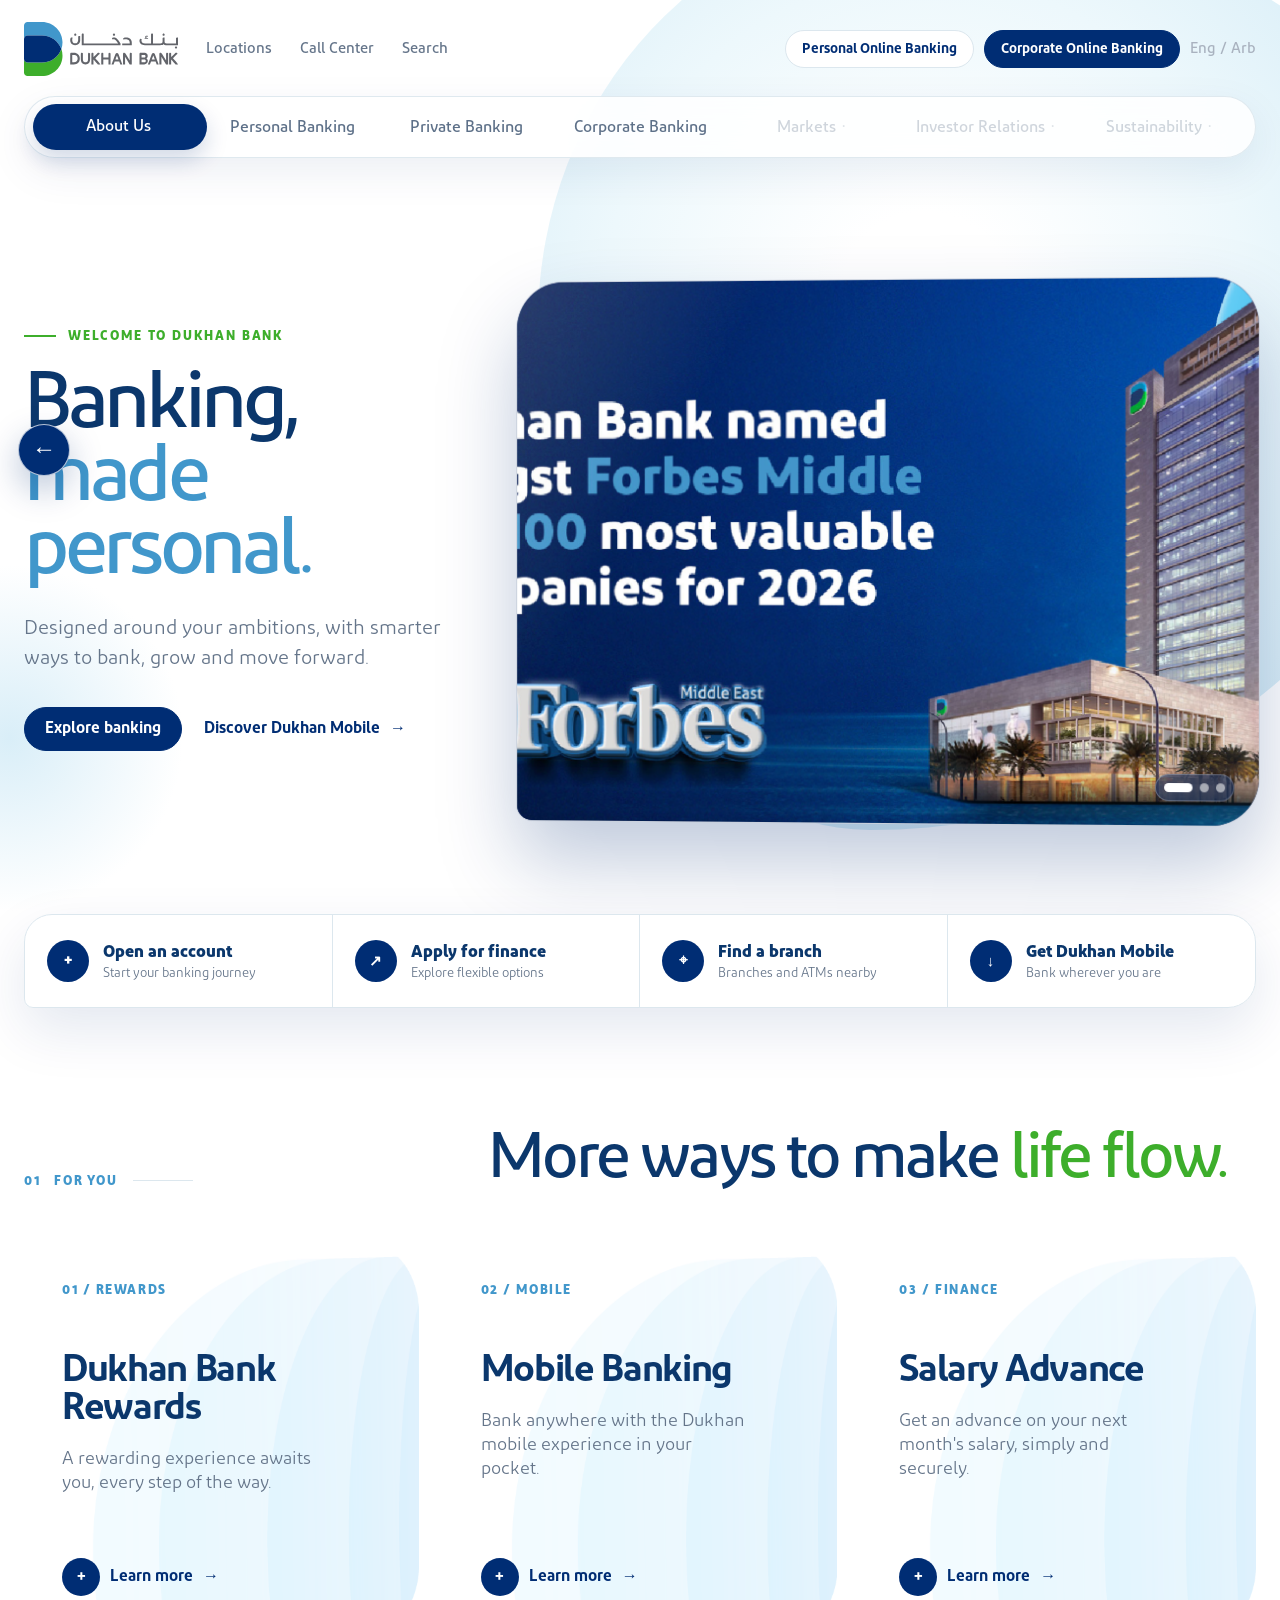
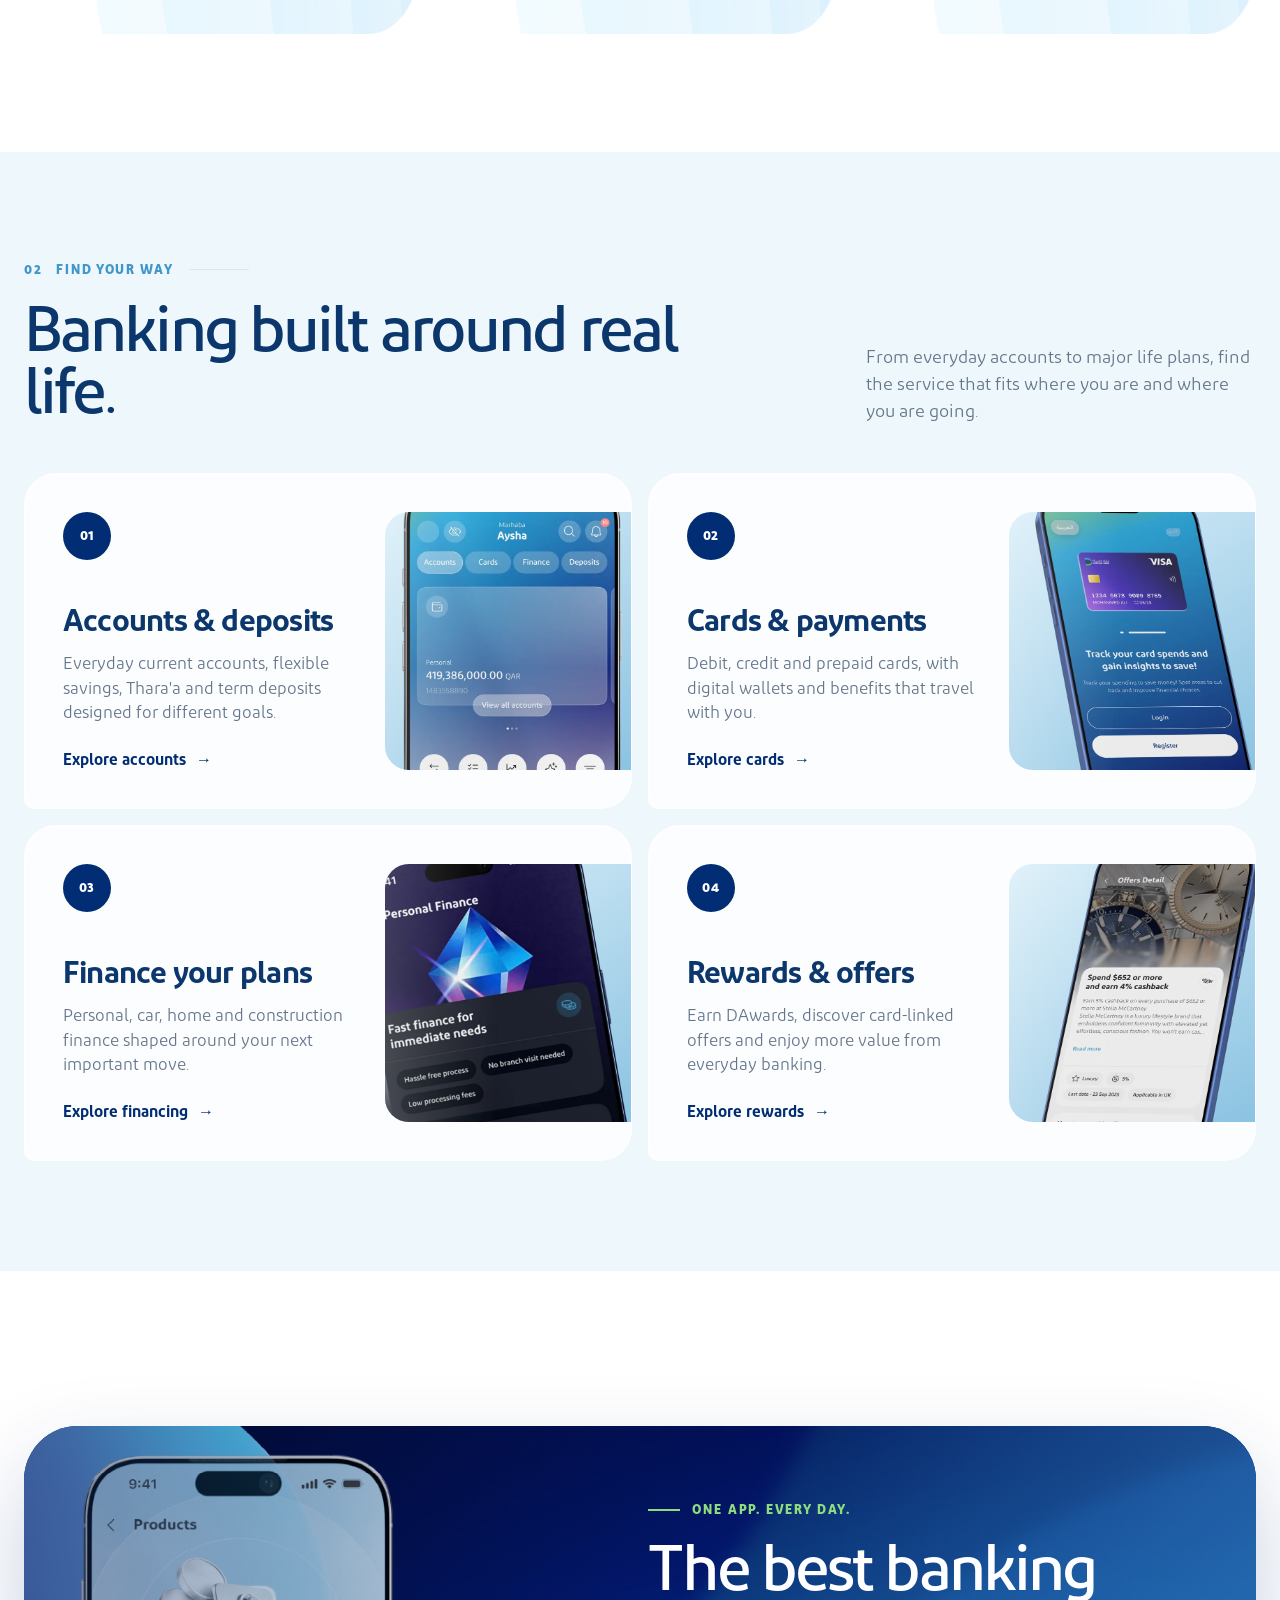
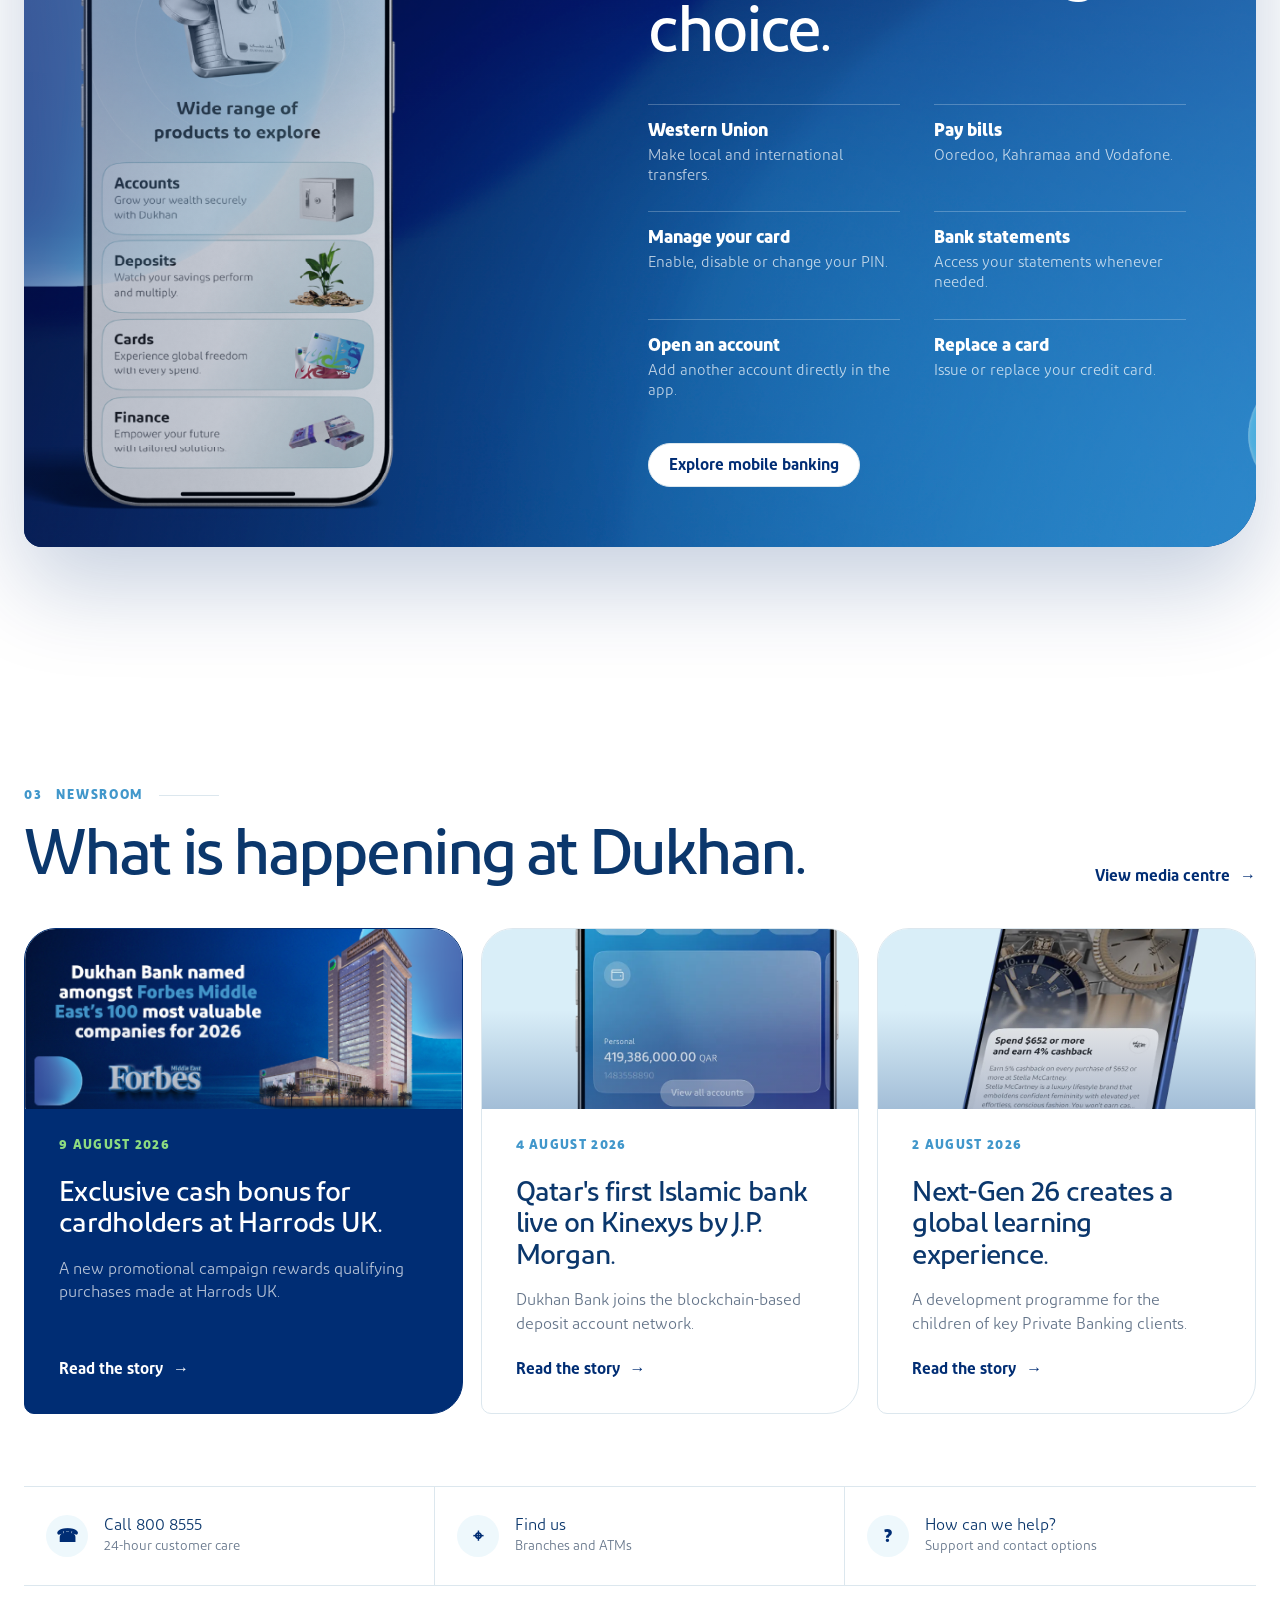
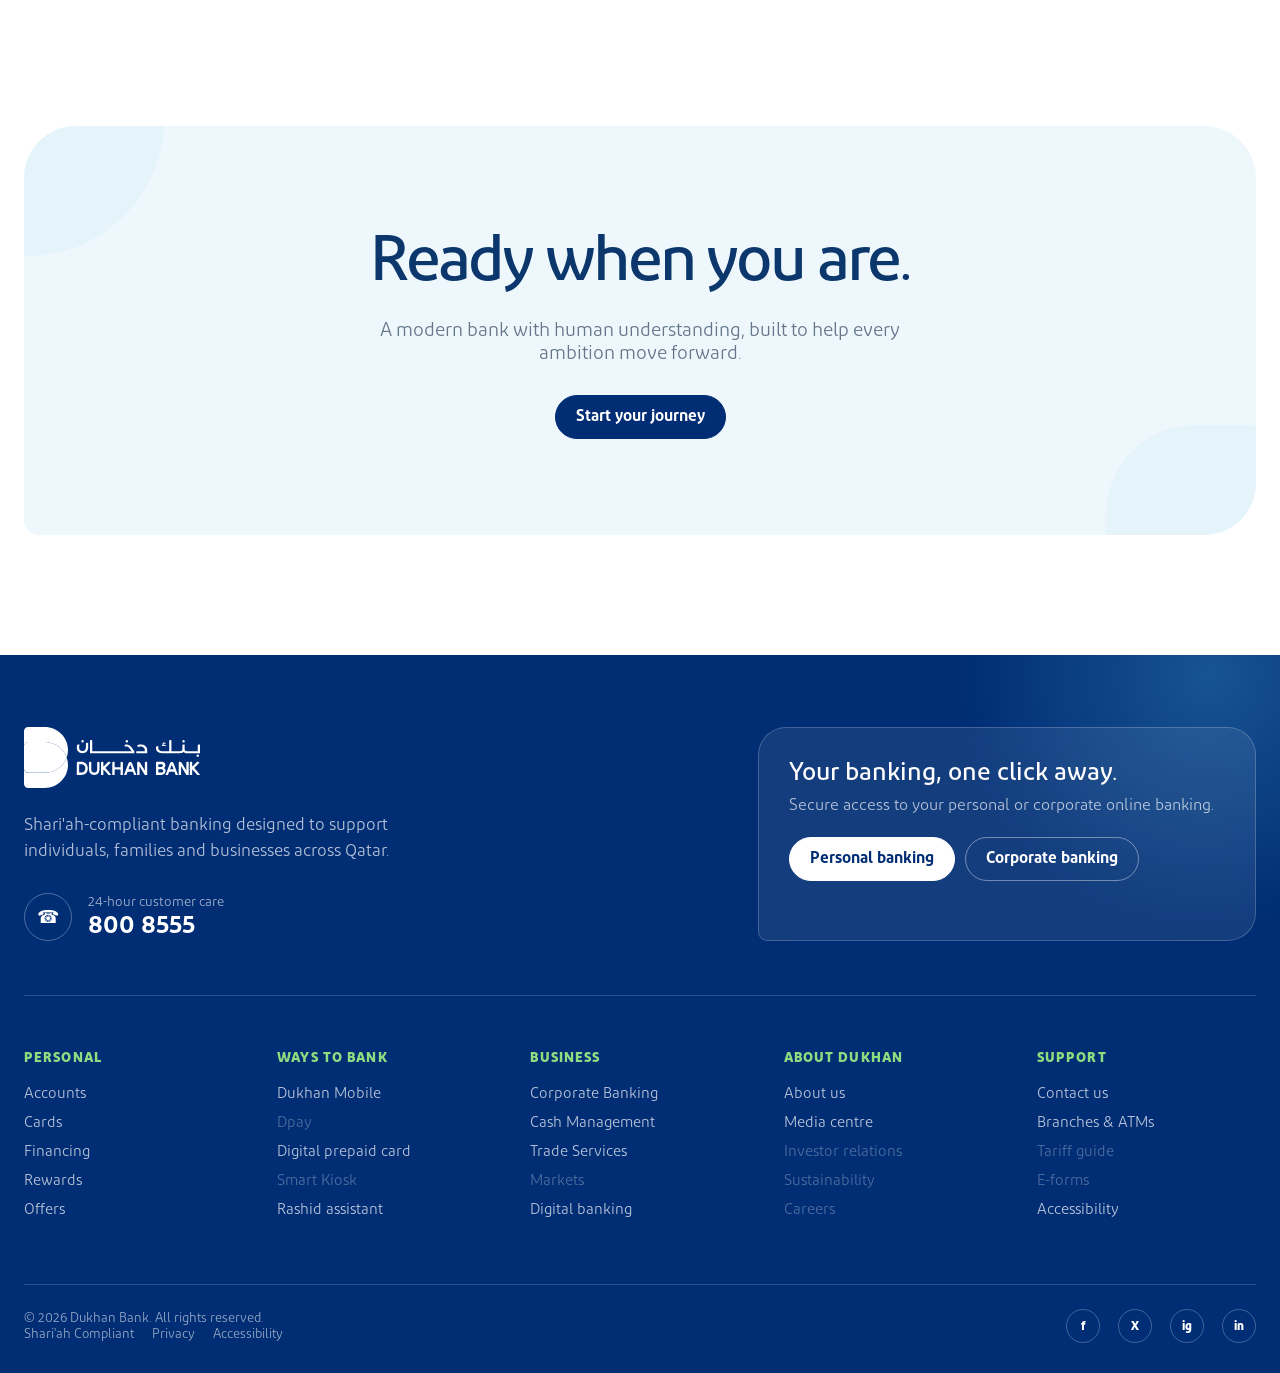
<file: option-2/index.html>
<!doctype html>
<html lang="en">
<head>
  <meta charset="utf-8">
  <meta name="viewport" content="width=device-width, initial-scale=1">
  <meta name="description" content="Dukhan Bank homepage, option two.">
  <title>Dukhan Bank | Option Two</title>
  <style>
    @font-face{font-family:Diodrum;src:url("../fonts/DiodrumArabic-Regular.otf") format("opentype");font-weight:400;font-display:swap}
    @font-face{font-family:Diodrum;src:url("../fonts/DiodrumArabic-Medium.otf") format("opentype");font-weight:500;font-display:swap}
    @font-face{font-family:Diodrum;src:url("../fonts/DiodrumArabic-Semibold.otf") format("opentype");font-weight:600;font-display:swap}
    @font-face{font-family:Diodrum;src:url("../fonts/DiodrumArabic-Bold.otf") format("opentype");font-weight:700;font-display:swap}

    :root{
      --navy:#002d74;--blue:#4197cb;--sky:#d9eef8;--aqua:#eef8fc;--green:#3dae2b;
      --ink:#0b376c;--muted:#65758a;--white:#fff;--line:#dce7ee;--ease:cubic-bezier(.22,1,.36,1);
      --max:1320px;--radius:34px;--shadow:0 26px 70px rgba(0,45,116,.13)
    }
    *{box-sizing:border-box}
    html{scroll-behavior:smooth}
    body{margin:0;background:#fff;color:var(--ink);font-family:Diodrum,"Segoe UI",sans-serif;overflow-x:hidden}
    button,a{font:inherit}a{color:inherit;text-decoration:none}button{color:inherit}
    img{display:block;max-width:100%}
    .shell{width:min(calc(100% - 48px),var(--max));margin-inline:auto}
    .skip{position:fixed;z-index:1000;left:20px;top:10px;transform:translateY(-150%);padding:10px 18px;border-radius:100px;background:var(--navy);color:#fff}
    .skip:focus{transform:none}

    .site-header{position:relative;z-index:100;padding:20px 0 0}
    .header-row{display:flex;align-items:center;gap:28px;min-height:58px}
    .brand-logo{display:block;width:154px;flex:0 0 auto;transition:transform .3s var(--ease)}
    .brand-logo img{width:100%;height:auto}
    .brand-logo:hover{transform:translateY(-2px) scale(1.015)}
    .header-links{display:flex;align-items:center;gap:28px;margin-right:auto}
    .utility-link{position:relative;color:var(--muted);font-size:15px;font-weight:500}
    .utility-link::after{position:absolute;left:0;bottom:-7px;width:100%;height:2px;transform:scaleX(0);transform-origin:right;background:var(--green);content:"";transition:transform .25s var(--ease)}
    .utility-link:hover::after,.utility-link:focus-visible::after{transform:scaleX(1);transform-origin:left}
    .header-actions{display:flex;align-items:center;gap:10px}
    .pill{display:inline-flex;min-height:44px;align-items:center;justify-content:center;gap:9px;padding:0 20px;border:1px solid var(--navy);border-radius:999px;background:var(--navy);color:#fff;font-weight:600;cursor:pointer;transition:transform .2s var(--ease),box-shadow .2s,background .2s,color .2s}
    .pill:hover,.pill:focus-visible{transform:translateY(-2px);box-shadow:0 13px 28px rgba(0,45,116,.2)}
    .pill.secondary{background:#fff;color:var(--navy);border-color:var(--line)}
    .pill.secondary:hover{border-color:var(--blue);background:var(--aqua)}
    .pill.small{min-height:38px;padding-inline:16px;font-size:14px}
    .menu-toggle{display:none;width:44px;height:44px;padding:0;border:1px solid var(--line);border-radius:50%;background:#fff;cursor:pointer}
    .menu-toggle span,.menu-toggle::before,.menu-toggle::after{display:block;width:18px;height:2px;margin:4px auto;border-radius:4px;background:var(--navy);content:"";transition:.25s}

    .nav-wrap{margin-top:18px}
    .main-nav{position:relative;display:flex;align-items:center;justify-content:space-between;padding:7px;border:1px solid rgba(220,231,238,.9);border-radius:999px;background:rgba(255,255,255,.86);box-shadow:0 14px 40px rgba(0,45,116,.08);backdrop-filter:blur(18px)}
    .nav-indicator{position:absolute;z-index:0;top:7px;bottom:7px;left:0;width:0;border-radius:999px;background:var(--navy);box-shadow:0 10px 22px rgba(0,45,116,.18);pointer-events:none;transition:transform .42s var(--ease),width .42s var(--ease)}
    .nav-item{position:relative;z-index:1;flex:1}
    .nav-button{position:relative;z-index:1;width:100%;min-height:46px;display:flex;align-items:center;justify-content:center;padding:0 14px;border:0;border-radius:999px;background:transparent;color:#5d7088;font-weight:500;white-space:nowrap;cursor:pointer;transition:color .3s var(--ease),transform .3s var(--ease)}
    .nav-toggle{display:none}
    .nav-item.is-highlighted>.nav-button{color:#fff;transform:translateY(-1px)}
    .dropdown{position:absolute;top:calc(100% + 12px);left:0;width:250px;margin:0;padding:10px;visibility:hidden;list-style:none;border:1px solid rgba(220,231,238,.9);border-radius:22px;background:rgba(255,255,255,.97);box-shadow:var(--shadow);opacity:0;transform:translateY(10px);transition:.24s var(--ease)}
    .nav-item:hover>.dropdown,.nav-item:focus-within>.dropdown,.nav-item.open>.dropdown{visibility:visible;opacity:1;transform:none}
    .dropdown li{position:relative}
    .dropdown a{display:flex;align-items:center;justify-content:space-between;padding:11px 13px;border-radius:13px;color:#526982;transition:.2s}
    .dropdown a:hover,.dropdown a:focus-visible{padding-left:17px;background:var(--aqua);color:var(--navy)}
    .dropdown a.has-next::after{content:"›";font-size:20px;color:var(--blue)}
    .dropdown .dropdown{top:-10px;left:calc(100% + 12px)}
    .dropdown li:hover>.dropdown,.dropdown li:focus-within>.dropdown{visibility:visible;opacity:1;transform:none}
    .nav-item.disabled{pointer-events:none}.nav-item.disabled>.nav-button{color:#9ba8b7;cursor:not-allowed;opacity:.48}.nav-item.disabled>.nav-button::after{margin-left:6px;content:"·";color:#b7c1cb}.utility-link.disabled{color:#a9b2bf!important;cursor:not-allowed;pointer-events:none}

    main{position:relative}
    .hero{position:relative;min-height:790px;padding:96px 0 64px;isolation:isolate}
    .hero::before{position:absolute;z-index:-2;top:-250px;right:-180px;width:min(72vw,960px);aspect-ratio:1;border-radius:42% 58% 64% 36%/45% 42% 58% 55%;background:radial-gradient(circle at 42% 42%,#fff 0 11%,#edf8fc 42%,#d7edf7 72%,rgba(215,237,247,0) 73%);content:"";animation:liquid 13s ease-in-out infinite alternate}
    .hero::after{position:absolute;z-index:-1;left:-170px;bottom:30px;width:360px;height:360px;border-radius:50%;background:radial-gradient(circle,var(--sky),rgba(217,238,248,0) 68%);content:""}
    .hero-grid{display:grid;grid-template-columns:minmax(320px,.72fr) minmax(600px,1.28fr);align-items:center;gap:70px}
    .eyebrow{display:flex;align-items:center;gap:12px;margin-bottom:22px;color:var(--green);font-size:13px;font-weight:700;letter-spacing:.14em;text-transform:uppercase}
    .eyebrow::before{width:32px;height:2px;background:currentColor;content:""}
    h1,h2,h3,p{margin:0}
    h1{font-size:clamp(58px,6.2vw,94px);font-weight:500;letter-spacing:-.055em;line-height:.92}
    h1 span{display:block;color:var(--blue)}
    .hero-copy{max-width:480px;margin-top:28px;color:var(--muted);font-size:20px;line-height:1.5}
    .hero-actions{display:flex;align-items:center;gap:22px;margin-top:34px}
    .text-link{display:inline-flex;align-items:center;gap:10px;color:var(--navy);font-weight:600}
    .text-link i{font-style:normal;transition:transform .2s}.text-link:hover i{transform:translateX(5px)}
    .hero-content>*{opacity:0;transform:translateY(28px)}
    .loaded .hero-content>*{opacity:1;transform:none;transition:opacity .7s,transform .9s var(--ease)}
    .loaded .hero-content .eyebrow{transition-delay:.05s}.loaded .hero-content h1{transition-delay:.13s}.loaded .hero-copy{transition-delay:.23s}.loaded .hero-actions{transition-delay:.33s}

    .hero-stage{position:relative;min-height:570px;perspective:1200px}
    .hero-frame{position:absolute;inset:25px 0 0;overflow:hidden;border:1px solid rgba(255,255,255,.78);border-radius:48px 48px 48px 16px;background:#092762;box-shadow:0 40px 80px rgba(0,45,116,.25);transform:rotateY(-2deg);transform-origin:center;transition:transform .6s var(--ease)}
    .hero-stage:hover .hero-frame{transform:rotateY(0) translateY(-5px)}
    .slides{position:absolute;inset:0}
    .slide{position:absolute;inset:-2%;background:url("../images/mainbanner.png") center/cover no-repeat;opacity:0;transform:scale(1.08);transition:opacity 1s ease,transform 6s ease}
    .slide:nth-child(2){background-position:52% center}.slide:nth-child(3){background-position:48% center}
    .slide.active{opacity:1;transform:scale(1)}
    .hero-frame::after{position:absolute;inset:0;background:linear-gradient(120deg,rgba(255,255,255,.16),transparent 24%,transparent 78%,rgba(65,151,203,.13));pointer-events:none;content:""}
    .slide-controls{position:absolute;z-index:3;right:24px;bottom:24px;display:flex;align-items:center;gap:7px;padding:8px;border:1px solid rgba(255,255,255,.24);border-radius:999px;background:rgba(0,45,116,.42);backdrop-filter:blur(15px)}
    .dot{width:9px;height:9px;padding:0;border:0;border-radius:50%;background:rgba(255,255,255,.55);cursor:pointer;transition:.3s}
    .dot.active{width:28px;border-radius:100px;background:#fff}
    .quick-actions{position:relative;z-index:5;margin-top:-34px}
    .quick-grid{display:grid;grid-template-columns:repeat(4,1fr);overflow:hidden;border:1px solid var(--line);border-radius:28px 28px 28px 9px;background:rgba(255,255,255,.94);box-shadow:0 22px 55px rgba(0,45,116,.11);backdrop-filter:blur(16px)}
    .quick-link{display:flex;align-items:center;gap:14px;min-height:92px;padding:20px 22px;border-right:1px solid var(--line);transition:background .25s,transform .25s var(--ease)}.quick-link:last-child{border-right:0}.quick-link:hover{background:var(--aqua)}
    .quick-icon{display:grid;width:42px;height:42px;flex:0 0 auto;place-items:center;border-radius:50%;background:var(--navy);color:#fff;font-size:15px;font-weight:700;transition:transform .3s,background .3s}.quick-link:hover .quick-icon{transform:rotate(-7deg) scale(1.08);background:var(--green)}
    .quick-link strong{display:block;font-size:17px}.quick-link small{display:block;margin-top:3px;color:var(--muted);font-size:13px}

    .section{padding:118px 0}.section-number{display:flex;align-items:center;gap:16px;color:var(--blue);font-size:13px;font-weight:700;letter-spacing:.13em;text-transform:uppercase}.section-number::after{width:60px;height:1px;background:var(--line);content:""}
    .section-head{display:grid;grid-template-columns:.7fr 1.3fr;gap:50px;align-items:end;margin-bottom:55px}
    .section-head h2{max-width:800px;font-size:clamp(42px,5vw,74px);font-weight:500;letter-spacing:-.045em;line-height:.98}.section-head h2 span{color:var(--green)}
    .offers{position:relative}
    .offer-grid{display:grid;grid-template-columns:repeat(12,1fr);gap:24px}
    .offer-card{position:relative;grid-column:span 4;min-height:390px;display:flex;flex-direction:column;overflow:hidden;padding:38px;border-radius:36px 36px 36px 12px;background:url("../images/box.png") center/100% 100% no-repeat;transition:transform .45s var(--ease),filter .45s;isolation:isolate}
    .offer-card:nth-child(2){transform:translateY(44px)}
    .offer-card::after{position:absolute;z-index:-1;right:-60px;bottom:-80px;width:230px;height:230px;border-radius:50%;background:rgba(65,151,203,.12);content:"";transform:scale(.6);opacity:0;transition:.5s var(--ease)}
    .offer-card:hover{transform:translateY(-10px);filter:drop-shadow(0 28px 28px rgba(0,45,116,.12))}.offer-card:nth-child(2):hover{transform:translateY(34px)}
    .offer-card:hover::after{transform:scale(1);opacity:1}
    .card-index{color:var(--blue);font-size:13px;font-weight:700;letter-spacing:.12em}
    .offer-card h3{max-width:290px;margin-top:52px;font-size:38px;font-weight:600;letter-spacing:-.035em;line-height:1}
    .offer-card p{max-width:270px;margin:20px 0 34px;color:var(--muted);font-size:18px;line-height:1.35}
    .offer-card .text-link{margin-top:auto}.offer-card .text-link::before{display:grid;width:38px;height:38px;place-items:center;border-radius:50%;background:var(--navy);color:#fff;content:"+";transition:.3s}.offer-card:hover .text-link::before{transform:rotate(90deg);background:var(--green)}

    .pathways{padding:110px 0;background:var(--aqua)}
    .pathway-head{display:flex;align-items:end;justify-content:space-between;gap:40px;margin-bottom:48px}
    .pathway-head h2{max-width:700px;margin-top:22px;font-size:clamp(42px,5vw,72px);font-weight:500;letter-spacing:-.045em;line-height:.98}
    .pathway-head p{max-width:390px;color:var(--muted);font-size:18px;line-height:1.5}
    .pathway-grid{display:grid;grid-template-columns:repeat(2,1fr);gap:16px}
    .pathway{position:relative;min-height:330px;display:grid;grid-template-columns:1.05fr .8fr;overflow:hidden;padding:38px 0 38px 38px;border:1px solid rgba(255,255,255,.9);border-radius:32px 32px 32px 10px;background:rgba(255,255,255,.74);transition:transform .35s var(--ease),background .35s,box-shadow .35s}
    .pathway:hover{transform:translateY(-6px);background:#fff;box-shadow:0 24px 55px rgba(0,45,116,.1)}
    .pathway-copy{position:relative;z-index:2;padding-right:10px}
    .pathway-icon{display:grid;width:48px;height:48px;place-items:center;border-radius:50%;background:var(--navy);color:#fff;font-size:13px;font-weight:700;letter-spacing:.06em}
    .pathway h3{margin-top:43px;font-size:31px;font-weight:600;letter-spacing:-.025em}.pathway p{max-width:420px;margin:12px 0 25px;color:var(--muted);font-size:17px;line-height:1.45}.pathway .text-link{position:relative;z-index:1}
    .pathway-visual{position:relative;min-width:0;margin:0;overflow:hidden;border-radius:24px 0 0 24px;background:linear-gradient(150deg,var(--sky),#8bc3e2);isolation:isolate}
    .pathway-visual::after{position:absolute;inset:0;background:linear-gradient(90deg,rgba(255,255,255,.2),transparent 45%);content:""}
    .pathway-visual img{position:absolute;width:128%;max-width:none;height:128%;object-fit:cover;object-position:center top;transition:transform .75s var(--ease)}
    .pathway:hover .pathway-visual img{transform:scale(1.055) rotate(1deg)}
    .pathway:nth-child(1) .pathway-visual img{left:-25%;top:-12%}.pathway:nth-child(2) .pathway-visual img{left:-10%;top:-7%}.pathway:nth-child(3) .pathway-visual img{left:-18%;top:-12%}.pathway:nth-child(4) .pathway-visual img{left:-8%;top:-7%}

    .digital{padding:155px 0 120px}
    .digital-panel{position:relative;min-height:680px;overflow:hidden;border-radius:54px 54px 54px 18px;background:#002d74;color:#fff;box-shadow:0 40px 90px rgba(0,45,116,.22);isolation:isolate}
    .digital-panel::before{position:absolute;z-index:-1;inset:0;background:linear-gradient(115deg,rgba(0,20,69,.25) 8%,rgba(0,45,116,.1) 48%,rgba(65,151,203,.55));content:""}
    .digital-bg{position:absolute;z-index:-2;inset:0;background:url("../images/lowerbanner.png") center/cover no-repeat;transform:scale(1.01);transition:transform 1.2s var(--ease)}
    .digital-panel:hover .digital-bg{transform:scale(1.045)}
    .digital-content{width:55%;margin-left:auto;padding:76px 70px 60px}
    .digital-content .eyebrow{color:#8ddc80}.digital-content h2{font-size:clamp(45px,5vw,72px);font-weight:500;letter-spacing:-.045em;line-height:.95}
    .feature-list{display:grid;grid-template-columns:1fr 1fr;gap:25px 34px;margin:42px 0;padding:0;list-style:none}
    .feature-list li{padding-top:14px;border-top:1px solid rgba(255,255,255,.24)}
    .feature-list b{display:block;font-size:18px}.feature-list span{display:block;margin-top:5px;color:rgba(255,255,255,.72);font-size:15px;line-height:1.35}

    .news{padding:120px 0 40px}
    .news-head{display:flex;align-items:end;justify-content:space-between;gap:30px;margin-bottom:42px}.news-head h2{margin-top:20px;font-size:clamp(42px,5vw,70px);font-weight:500;letter-spacing:-.045em;line-height:.98}
    .news-grid{display:grid;grid-template-columns:1.1fr .95fr .95fr;gap:18px}
    .news-card{position:relative;min-height:430px;display:flex;flex-direction:column;overflow:hidden;padding:0 34px 34px;border:1px solid var(--line);border-radius:32px 32px 32px 10px;background:#fff;transition:transform .35s var(--ease),box-shadow .35s,border-color .35s}
    .news-card:first-child{background:var(--navy);color:#fff;border-color:var(--navy)}.news-card:hover{transform:translateY(-7px);border-color:var(--blue);box-shadow:0 25px 55px rgba(0,45,116,.1)}
    .news-art{position:relative;height:180px;margin:0 -34px 28px;overflow:hidden;background:var(--sky);isolation:isolate}.news-art::after{position:absolute;inset:0;background:linear-gradient(180deg,transparent 45%,rgba(0,45,116,.25));content:"";pointer-events:none}
    .news-art img{width:100%;height:100%;object-fit:cover;transition:transform .7s var(--ease)}.news-card:hover .news-art img{transform:scale(1.055)}.news-card:nth-child(2) .news-art img{object-position:center 27%}.news-card:nth-child(3) .news-art img{object-position:center 20%}
    .news-date{color:var(--blue);font-size:13px;font-weight:700;letter-spacing:.1em;text-transform:uppercase}.news-card:first-child .news-date{color:#8ddc80}
    .news-card h3{margin:24px 0 18px;font-size:clamp(25px,2.2vw,34px);font-weight:500;letter-spacing:-.025em;line-height:1.12}.news-card p{margin-bottom:24px;color:var(--muted);line-height:1.45}.news-card:first-child p{color:rgba(255,255,255,.7)}.news-card .text-link{margin-top:auto}.news-card:first-child .text-link{color:#fff}

    .service-strip{padding:72px 0 0}.service-grid{display:grid;grid-template-columns:repeat(3,1fr);border-block:1px solid var(--line)}
    .service-link{display:flex;align-items:center;gap:16px;padding:28px 22px;border-right:1px solid var(--line);transition:background .25s}.service-link:last-child{border-right:0}.service-link:hover{background:var(--aqua)}
    .service-link b{display:grid;width:42px;height:42px;flex:0 0 auto;place-items:center;border-radius:50%;background:var(--aqua);color:var(--navy);font-size:18px}.service-link span{display:block}.service-link small{display:block;margin-top:3px;color:var(--muted)}

    .closing{padding:100px 0 120px;text-align:center}.closing-inner{position:relative;overflow:hidden;padding:96px 24px;border-radius:52px 52px 52px 15px;background:var(--aqua)}
    .closing-inner::before,.closing-inner::after{position:absolute;width:260px;height:260px;border-radius:42% 58% 64% 36%;background:var(--sky);opacity:.45;content:"";animation:liquid 10s ease-in-out infinite alternate}.closing-inner::before{left:-120px;top:-130px}.closing-inner::after{right:-110px;bottom:-150px;animation-direction:alternate-reverse}
    .closing h2{position:relative;font-size:clamp(44px,5vw,72px);font-weight:500;letter-spacing:-.045em}.closing p{position:relative;max-width:580px;margin:20px auto 30px;color:var(--muted);font-size:19px}

    footer{position:relative;overflow:hidden;background:var(--navy);color:#fff}footer::before{position:absolute;right:-190px;top:-240px;width:520px;height:520px;border-radius:50%;background:radial-gradient(circle,rgba(65,151,203,.36),transparent 68%);content:""}
    .footer-top{position:relative;display:grid;grid-template-columns:1.15fr .85fr;gap:60px;padding:72px 0 54px;border-bottom:1px solid rgba(255,255,255,.17)}
    .footer-brand .brand-logo{width:176px;filter:brightness(0) invert(1)}.footer-brand p{max-width:430px;margin-top:24px;color:rgba(255,255,255,.7);font-size:17px;line-height:1.5}.care{display:flex;align-items:center;gap:16px;margin-top:30px}.care-icon{display:grid;width:48px;height:48px;place-items:center;border:1px solid rgba(255,255,255,.3);border-radius:50%;font-size:18px}.care small{display:block;color:rgba(255,255,255,.63)}.care a{font-size:25px;font-weight:600}.care a:hover{color:#8ddc80}
    .login-panel{padding:30px;border:1px solid rgba(255,255,255,.2);border-radius:28px 28px 28px 9px;background:rgba(255,255,255,.08);backdrop-filter:blur(14px)}.login-panel h3{font-size:25px;font-weight:500}.login-panel p{margin:8px 0 22px;color:rgba(255,255,255,.68)}.login-actions{display:flex;flex-wrap:wrap;gap:10px}.login-panel .pill{background:#fff;color:var(--navy);border-color:#fff}.login-panel .pill.secondary{background:transparent;color:#fff;border-color:rgba(255,255,255,.4)}
    .footer-directory{position:relative;display:grid;grid-template-columns:repeat(5,1fr);gap:34px;padding:54px 0}.footer-col h4{margin:0 0 18px;color:#8ddc80;font-size:14px;letter-spacing:.08em;text-transform:uppercase}.footer-col a{display:block;width:max-content;max-width:100%;margin:11px 0;color:rgba(255,255,255,.72);font-size:15px;transition:color .2s,transform .2s}.footer-col a:hover{color:#fff;transform:translateX(3px)}
    .footer-col .disabled-link{display:block;width:max-content;max-width:100%;margin:11px 0;color:rgba(255,255,255,.3);font-size:15px;cursor:not-allowed}
    .footer-bottom{position:relative;display:flex;align-items:center;justify-content:space-between;gap:28px;padding:24px 0 30px;border-top:1px solid rgba(255,255,255,.17);color:rgba(255,255,255,.58);font-size:13px}.legal-links,.social-links{display:flex;align-items:center;gap:18px}.footer-bottom a:hover{color:#fff}.social-links a{display:grid;width:34px;height:34px;place-items:center;border:1px solid rgba(255,255,255,.25);border-radius:50%;color:#fff;font-size:12px;font-weight:700}.social-links a:hover{background:#fff;color:var(--navy)}
    .option-home{position:fixed;z-index:1000;left:18px;top:50%;display:grid;width:52px;height:52px;place-items:center;border:1px solid rgba(255,255,255,.7);border-radius:50%;background:var(--navy);color:#fff;box-shadow:0 14px 34px rgba(0,45,116,.28);font-size:24px;transform:translateY(-50%);transition:transform .25s var(--ease),background .25s,box-shadow .25s}
    .option-home::after{position:absolute;left:62px;padding:7px 11px;border-radius:9px;background:var(--navy);color:#fff;content:"View options";font-size:13px;font-weight:600;white-space:nowrap;opacity:0;pointer-events:none;transform:translateX(-5px);transition:opacity .2s,transform .2s}
    .option-home:hover,.option-home:focus-visible{background:var(--blue);box-shadow:0 18px 38px rgba(0,45,116,.36);transform:translateY(-50%) scale(1.07)}.option-home:hover::after,.option-home:focus-visible::after{opacity:1;transform:none}
    .reveal{opacity:0;transform:translateY(35px);transition:opacity .7s,transform .9s var(--ease)}.reveal.visible{opacity:1;transform:none}
    @keyframes liquid{0%{border-radius:42% 58% 64% 36%/45% 42% 58% 55%;transform:rotate(-3deg) scale(.97)}100%{border-radius:60% 40% 38% 62%/55% 66% 34% 45%;transform:rotate(4deg) scale(1.04)}}
    @keyframes float{50%{transform:translateY(-10px) rotate(-1deg)}}

    @media(max-width:1080px){
      .header-links{display:none}.hero{padding-top:70px}.hero-grid{grid-template-columns:1fr;gap:30px}.hero-content{max-width:760px}.hero-stage{min-height:600px}.nav-button{font-size:14px;padding-inline:9px}.offer-card{padding:30px}.digital-content{width:62%;padding-right:45px}.footer-directory{grid-template-columns:repeat(3,1fr)}
    }
    @media(max-width:820px){
      .shell{width:min(calc(100% - 28px),var(--max))}.site-header{padding-top:12px}.header-actions .secondary,.header-actions .small{display:none}.menu-toggle{display:block}.main-nav{position:absolute;top:82px;left:14px;right:14px;display:none;padding:12px;border-radius:26px;box-shadow:var(--shadow)}.main-nav.mobile-open{display:block}.nav-indicator{display:none}.nav-item{width:100%}.nav-button{justify-content:flex-start;text-align:left;padding-inline:18px 54px}.nav-item.active>.nav-button{background:var(--navy);color:#fff}.nav-toggle{position:absolute;z-index:3;top:7px;right:7px;display:grid;width:32px;height:32px;place-items:center;border:0;border-radius:50%;background:var(--aqua);color:var(--navy);cursor:pointer;transition:transform .25s}.nav-item.active>.nav-toggle{background:rgba(255,255,255,.2);color:#fff}.nav-item.open>.nav-toggle{transform:rotate(180deg)}.dropdown,.dropdown .dropdown{position:static;width:100%;display:none;visibility:visible;margin:5px 0;padding:5px 5px 5px 14px;border:0;box-shadow:none;opacity:1;transform:none}.nav-item.open>.dropdown,.dropdown li:focus-within>.dropdown{display:block}.nav-item:hover>.dropdown{display:none}.nav-item.open:hover>.dropdown{display:block}
      .hero{min-height:auto;padding:76px 0 30px}.hero-grid{display:flex;flex-direction:column}.hero-content{width:100%}h1{font-size:clamp(52px,15vw,76px)}.hero-copy{font-size:18px}.hero-stage{width:100%;min-height:440px}.hero-frame{inset:20px 0 0;border-radius:34px 34px 34px 12px}.quick-actions{margin-top:18px}.quick-grid{grid-template-columns:repeat(2,1fr)}.quick-link:nth-child(2){border-right:0}.quick-link:nth-child(-n+2){border-bottom:1px solid var(--line)}.section{padding:90px 0}.section-head{grid-template-columns:1fr;gap:24px}.offer-grid{display:block}.offer-card,.offer-card:nth-child(2){min-height:340px;margin-bottom:20px;transform:none}.offer-card:hover,.offer-card:nth-child(2):hover{transform:translateY(-6px)}.pathways{padding:80px 0}.pathway-head{display:block}.pathway-head p{margin-top:22px}.pathway-grid{grid-template-columns:1fr}.digital{padding:80px 0}.digital-panel{min-height:760px;border-radius:38px 38px 38px 14px}.digital-bg{background-position:27% center;opacity:.72}.digital-content{width:100%;padding:310px 30px 45px;background:linear-gradient(0deg,rgba(0,31,83,.97) 5%,rgba(0,45,116,.8) 58%,transparent)}.feature-list{grid-template-columns:1fr}.news{padding-top:90px}.news-head{align-items:flex-start;flex-direction:column}.news-grid{grid-template-columns:1fr}.news-card{min-height:390px}.service-grid{grid-template-columns:1fr}.service-link{border-right:0;border-bottom:1px solid var(--line)}.service-link:last-child{border-bottom:0}.closing{padding:70px 0}.closing-inner{padding:72px 22px}.footer-top{grid-template-columns:1fr}.footer-directory{grid-template-columns:repeat(2,1fr)}.footer-bottom{align-items:flex-start;flex-direction:column}.legal-links{flex-wrap:wrap}
    }
    @media(max-width:520px){.brand-logo{width:132px}.hero-actions{align-items:flex-start;flex-direction:column}.hero-stage{min-height:315px}.quick-grid{grid-template-columns:1fr}.quick-link{min-height:76px;border-right:0;border-bottom:1px solid var(--line)!important}.quick-link:last-child{border-bottom:0!important}.offer-card{background-size:cover}.pathway{grid-template-columns:1fr;padding:28px 0 0 28px}.pathway-copy{padding:0 28px 28px 0}.pathway-visual{height:220px;border-radius:24px 0 0 0}.digital-content h2{font-size:43px}.header-row{gap:12px}.header-actions{margin-left:auto}.pill{padding-inline:15px}.feature-list{gap:15px}.footer-directory{grid-template-columns:1fr}.footer-top{gap:35px}.login-actions{display:grid}.footer-brand .brand-logo{width:160px}.option-home{top:auto;bottom:18px;left:14px;width:48px;height:48px;transform:none}.option-home:hover,.option-home:focus-visible{transform:scale(1.05)}}
    @media(prefers-reduced-motion:reduce){html{scroll-behavior:auto}*,*::before,*::after{animation-duration:.01ms!important;animation-iteration-count:1!important;transition-duration:.01ms!important}}
  </style>
</head>
<body>
  <a class="option-home" href="../" aria-label="Back to design options">←</a>
  <a class="skip" href="#main">Skip to content</a>
  <header class="site-header">
    <div class="shell header-row">
      <a class="brand-logo" href="./" aria-label="Dukhan Bank home"><img src="../images/logo.svg" alt="Dukhan Bank"></a>
      <div class="header-links">
        <a class="utility-link" href="contact/">Locations</a>
        <a class="utility-link" href="tel:8008555">Call Center</a>
        <a class="utility-link" href="contact/#apply">Search</a>
      </div>
      <div class="header-actions">
        <a class="pill secondary small" href="https://omnichannels.dukhanbank.com/" target="_blank" rel="noopener">Personal Online Banking</a>
        <a class="pill small" href="https://wboc.dukhanbank.com/" target="_blank" rel="noopener">Corporate Online Banking</a>
        <span class="utility-link disabled" aria-disabled="true">Eng / Arb</span>
        <button class="menu-toggle" type="button" aria-label="Toggle navigation" aria-expanded="false"><span></span></button>
      </div>
    </div>
    <div class="shell nav-wrap">
      <nav class="main-nav" aria-label="Primary navigation">
        <span class="nav-indicator" aria-hidden="true"></span>
        <div class="nav-item active"><a class="nav-button" href="about/index.html">About Us</a><button class="nav-toggle" type="button" aria-label="Toggle About Us submenu" aria-expanded="false">⌄</button>
          <ul class="dropdown"><li><a class="has-next" href="about/index.html">Overview</a><ul class="dropdown"><li><a class="has-next" href="about/index.html#story">Who we are</a><ul class="dropdown"><li><a href="about/index.html#story">Our story</a></li><li><a href="about/index.html#products">Vision</a></li><li><a href="about/index.html#products">Values</a></li></ul></li><li><a href="about/index.html#how">How we work</a></li></ul></li><li><a href="#news">Newsroom</a></li><li><a href="contact/index.html">Contact us</a></li></ul>
        </div>
        <div class="nav-item"><a class="nav-button" href="accounts/index.html">Personal Banking</a><button class="nav-toggle" type="button" aria-label="Toggle Personal Banking submenu" aria-expanded="false">⌄</button>
          <ul class="dropdown"><li><a class="has-next" href="accounts/index.html">Accounts</a><ul class="dropdown"><li><a href="accounts/index.html#products">Current account</a></li><li><a href="accounts/index.html#products">Savings account</a></li><li><a href="accounts/index.html#apply">Open an account</a></li></ul></li><li><a class="has-next" href="cards/index.html">Cards</a><ul class="dropdown"><li><a href="cards/index.html#products">Credit cards</a></li><li><a href="cards/index.html#products">Debit cards</a></li></ul></li><li><a class="has-next" href="personal-finance/index.html">Finance</a><ul class="dropdown"><li><a href="personal-finance/index.html">Personal finance</a></li><li><a href="home-finance/index.html">Home finance</a></li></ul></li><li><a href="rewards/index.html">DAwards</a></li><li><a href="mobile-banking/index.html">Dukhan Mobile</a></li></ul>
        </div>
        <div class="nav-item"><a class="nav-button" href="private-banking/index.html">Private Banking</a><button class="nav-toggle" type="button" aria-label="Toggle Private Banking submenu" aria-expanded="false">⌄</button><ul class="dropdown"><li><a href="private-banking/index.html#products">Banking services</a></li><li><a href="private-banking/index.html#benefits">Personalized service</a></li><li><a href="private-banking/index.html#apply">Get in touch</a></li></ul></div>
        <div class="nav-item"><a class="nav-button" href="corporate-banking/index.html">Corporate Banking</a><button class="nav-toggle" type="button" aria-label="Toggle Corporate Banking submenu" aria-expanded="false">⌄</button><ul class="dropdown"><li><a class="has-next" href="corporate-banking/index.html">Solutions</a><ul class="dropdown"><li><a href="corporate-banking/index.html#products">Working capital</a></li><li><a href="corporate-banking/index.html#products">Trade finance</a></li><li><a href="corporate-banking/index.html#products">Project finance</a></li></ul></li><li><a href="corporate-banking/index.html#story">Digital banking</a></li></ul></div>
        <div class="nav-item disabled"><button class="nav-button" type="button" disabled aria-disabled="true">Markets</button></div>
        <div class="nav-item disabled"><button class="nav-button" type="button" disabled aria-disabled="true">Investor Relations</button></div>
        <div class="nav-item disabled"><button class="nav-button" type="button" disabled aria-disabled="true">Sustainability</button></div>
      </nav>
    </div>
  </header>

  <main id="main">
    <section class="hero" id="home">
      <div class="shell hero-grid">
        <div class="hero-content">
          <div class="eyebrow">Welcome to Dukhan Bank</div>
          <h1>Banking,<span>made personal.</span></h1>
          <p class="hero-copy">Designed around your ambitions, with smarter ways to bank, grow and move forward.</p>
          <div class="hero-actions"><a class="pill" href="accounts/">Explore banking</a><a class="text-link" href="mobile-banking/">Discover Dukhan Mobile <i>→</i></a></div>
        </div>
        <div class="hero-stage" aria-label="Featured news carousel">
          <div class="hero-frame">
            <div class="slides"><div class="slide active"></div><div class="slide"></div><div class="slide"></div></div>
            <div class="slide-controls"><button class="dot active" type="button" aria-label="Show slide 1"></button><button class="dot" type="button" aria-label="Show slide 2"></button><button class="dot" type="button" aria-label="Show slide 3"></button></div>
          </div>
        </div>
      </div>
    </section>

    <section class="quick-actions" aria-label="Quick actions">
      <div class="shell quick-grid">
        <a class="quick-link" href="accounts/#apply"><span class="quick-icon">+</span><span><strong>Open an account</strong><small>Start your banking journey</small></span></a>
        <a class="quick-link" href="personal-finance/#apply"><span class="quick-icon">↗</span><span><strong>Apply for finance</strong><small>Explore flexible options</small></span></a>
        <a class="quick-link" href="contact/"><span class="quick-icon">⌖</span><span><strong>Find a branch</strong><small>Branches and ATMs nearby</small></span></a>
        <a class="quick-link" href="mobile-banking/"><span class="quick-icon">↓</span><span><strong>Get Dukhan Mobile</strong><small>Bank wherever you are</small></span></a>
      </div>
    </section>

    <section class="section offers" id="offers">
      <div class="shell">
        <div class="section-head reveal"><div class="section-number">01 &nbsp; For you</div><h2>More ways to make <span>life flow.</span></h2></div>
        <div class="offer-grid">
          <article class="offer-card reveal"><span class="card-index">01 / REWARDS</span><h3>Dukhan Bank Rewards</h3><p>A rewarding experience awaits you, every step of the way.</p><a class="text-link" href="rewards/">Learn more <i>→</i></a></article>
          <article class="offer-card reveal"><span class="card-index">02 / MOBILE</span><h3>Mobile Banking</h3><p>Bank anywhere with the Dukhan mobile experience in your pocket.</p><a class="text-link" href="mobile-banking/">Learn more <i>→</i></a></article>
          <article class="offer-card reveal"><span class="card-index">03 / FINANCE</span><h3>Salary Advance</h3><p>Get an advance on your next month's salary, simply and securely.</p><a class="text-link" href="personal-finance/">Learn more <i>→</i></a></article>
        </div>
      </div>
    </section>

    <section class="pathways" id="banking">
      <div class="shell">
        <div class="pathway-head reveal">
          <div><div class="section-number">02 &nbsp; Find your way</div><h2>Banking built around real life.</h2></div>
          <p>From everyday accounts to major life plans, find the service that fits where you are and where you are going.</p>
        </div>
        <div class="pathway-grid">
          <article class="pathway reveal"><div class="pathway-copy"><span class="pathway-icon">01</span><h3>Accounts &amp; deposits</h3><p>Everyday current accounts, flexible savings, Thara'a and term deposits designed for different goals.</p><a class="text-link" href="accounts/">Explore accounts <i>→</i></a></div><figure class="pathway-visual"><img src="images/accounts.webp" alt="Dukhan Mobile accounts interface" loading="lazy" width="900" height="1354"></figure></article>
          <article class="pathway reveal"><div class="pathway-copy"><span class="pathway-icon">02</span><h3>Cards &amp; payments</h3><p>Debit, credit and prepaid cards, with digital wallets and benefits that travel with you.</p><a class="text-link" href="cards/">Explore cards <i>→</i></a></div><figure class="pathway-visual"><img src="images/cards.webp" alt="Dukhan Mobile card experience" loading="lazy" width="900" height="982"></figure></article>
          <article class="pathway reveal"><div class="pathway-copy"><span class="pathway-icon">03</span><h3>Finance your plans</h3><p>Personal, car, home and construction finance shaped around your next important move.</p><a class="text-link" href="personal-finance/">Explore financing <i>→</i></a></div><figure class="pathway-visual"><img src="images/finance.webp" alt="Personal finance in Dukhan Mobile" loading="lazy" width="900" height="1510"></figure></article>
          <article class="pathway reveal"><div class="pathway-copy"><span class="pathway-icon">04</span><h3>Rewards &amp; offers</h3><p>Earn DAwards, discover card-linked offers and enjoy more value from everyday banking.</p><a class="text-link" href="rewards/">Explore rewards <i>→</i></a></div><figure class="pathway-visual"><img src="images/rewards.webp" alt="Rewards and offers in Dukhan Mobile" loading="lazy" width="900" height="982"></figure></article>
        </div>
      </div>
    </section>

    <section class="digital" id="digital">
      <div class="shell">
        <div class="digital-panel reveal">
          <div class="digital-bg"></div>
          <div class="digital-content">
            <div class="eyebrow">One app. Every day.</div>
            <h2>The best banking choice.</h2>
            <ul class="feature-list">
              <li><b>Western Union</b><span>Make local and international transfers.</span></li>
              <li><b>Pay bills</b><span>Ooredoo, Kahramaa and Vodafone.</span></li>
              <li><b>Manage your card</b><span>Enable, disable or change your PIN.</span></li>
              <li><b>Bank statements</b><span>Access your statements whenever needed.</span></li>
              <li><b>Open an account</b><span>Add another account directly in the app.</span></li>
              <li><b>Replace a card</b><span>Issue or replace your credit card.</span></li>
            </ul>
            <a class="pill secondary" href="mobile-banking/">Explore mobile banking</a>
          </div>
        </div>
      </div>
    </section>

    <section class="news" id="news">
      <div class="shell">
        <div class="news-head reveal"><div><div class="section-number">03 &nbsp; Newsroom</div><h2>What is happening at Dukhan.</h2></div><a class="text-link" href="https://dukhanbank.com/media-center" target="_blank" rel="noopener">View media centre <i>→</i></a></div>
        <div class="news-grid">
          <article class="news-card reveal"><div class="news-art"><img src="../images/mainbanner.png" alt="Placeholder for the Harrods cardholder campaign story" loading="lazy"></div><span class="news-date">9 August 2026</span><h3>Exclusive cash bonus for cardholders at Harrods UK.</h3><p>A new promotional campaign rewards qualifying purchases made at Harrods UK.</p><a class="text-link" href="https://dukhanbank.com/media-center/press-release/dukhan-bank-launches-exclusive-offer-giving-cardholders-cash-bonus-at-harrods-uk" target="_blank" rel="noopener">Read the story <i>→</i></a></article>
          <article class="news-card reveal"><div class="news-art"><img src="images/accounts.webp" alt="Placeholder for the Kinexys banking technology story" loading="lazy" width="900" height="1354"></div><span class="news-date">4 August 2026</span><h3>Qatar's first Islamic bank live on Kinexys by J.P. Morgan.</h3><p>Dukhan Bank joins the blockchain-based deposit account network.</p><a class="text-link" href="https://dukhanbank.com/media-center/press-release/Dukhan-Bank-Becomes-Qatar%E2%80%99s-First-Islamic-Bank-to-Go-Live-on-Kinexys-by-J.P.-Morgan%E2%80%99s-Blockchain-Deposit-Account-Network" target="_blank" rel="noopener">Read the story <i>→</i></a></article>
          <article class="news-card reveal"><div class="news-art"><img src="images/rewards.webp" alt="Placeholder for the Next-Gen 26 learning programme story" loading="lazy" width="900" height="982"></div><span class="news-date">2 August 2026</span><h3>Next-Gen 26 creates a global learning experience.</h3><p>A development programme for the children of key Private Banking clients.</p><a class="text-link" href="https://dukhanbank.com/media-center/press-release/Dukhan-Bank-Organizes-Next-Gen-26-Program-to-Deliver-a-Global-Learning-Experience-for-the-Children-of-Its-Key-Private-Banking-Clients" target="_blank" rel="noopener">Read the story <i>→</i></a></article>
        </div>
        <div class="service-strip reveal">
          <div class="service-grid">
            <a class="service-link" href="tel:8008555"><b>☎</b><span>Call 800 8555<small>24-hour customer care</small></span></a>
            <a class="service-link" href="contact/"><b>⌖</b><span>Find us<small>Branches and ATMs</small></span></a>
            <a class="service-link" href="contact/"><b>?</b><span>How can we help?<small>Support and contact options</small></span></a>
          </div>
        </div>
      </div>
    </section>

    <section class="closing">
      <div class="shell closing-inner reveal"><h2>Ready when you are.</h2><p>A modern bank with human understanding, built to help every ambition move forward.</p><a class="pill" href="accounts/">Start your journey</a></div>
    </section>
  </main>

  <footer>
    <div class="shell">
      <div class="footer-top">
        <div class="footer-brand">
          <a class="brand-logo" href="./index.html" aria-label="Dukhan Bank home"><img src="../images/logo.svg" alt="Dukhan Bank"></a>
          <p>Shari'ah-compliant banking designed to support individuals, families and businesses across Qatar.</p>
          <div class="care"><span class="care-icon">☎</span><div><small>24-hour customer care</small><a href="tel:8008555">800 8555</a></div></div>
        </div>
        <div class="login-panel">
          <h3>Your banking, one click away.</h3>
          <p>Secure access to your personal or corporate online banking.</p>
          <div class="login-actions"><a class="pill" href="https://omnichannels.dukhanbank.com/" target="_blank" rel="noopener">Personal banking</a><a class="pill secondary" href="https://wboc.dukhanbank.com/" target="_blank" rel="noopener">Corporate banking</a></div>
        </div>
      </div>
      <div class="footer-directory">
        <div class="footer-col"><h4>Personal</h4><a href="accounts/index.html">Accounts</a><a href="cards/index.html">Cards</a><a href="personal-finance/index.html">Financing</a><a href="rewards/index.html">Rewards</a><a href="cards/index.html">Offers</a></div>
        <div class="footer-col"><h4>Ways to bank</h4><a href="mobile-banking/index.html">Dukhan Mobile</a><span class="disabled-link" aria-disabled="true">Dpay</span><a href="cards/index.html">Digital prepaid card</a><span class="disabled-link" aria-disabled="true">Smart Kiosk</span><a href="mobile-banking/index.html">Rashid assistant</a></div>
        <div class="footer-col"><h4>Business</h4><a href="corporate-banking/index.html">Corporate Banking</a><a href="corporate-banking/index.html#products">Cash Management</a><a href="corporate-banking/index.html#products">Trade Services</a><span class="disabled-link" aria-disabled="true">Markets</span><a href="corporate-banking/index.html#story">Digital banking</a></div>
        <div class="footer-col"><h4>About Dukhan</h4><a href="about/index.html">About us</a><a href="https://dukhanbank.com/media-center" target="_blank" rel="noopener">Media centre</a><span class="disabled-link" aria-disabled="true">Investor relations</span><span class="disabled-link" aria-disabled="true">Sustainability</span><span class="disabled-link" aria-disabled="true">Careers</span></div>
        <div class="footer-col"><h4>Support</h4><a href="contact/index.html">Contact us</a><a href="contact/index.html">Branches &amp; ATMs</a><span class="disabled-link" aria-disabled="true">Tariff guide</span><span class="disabled-link" aria-disabled="true">E-forms</span><a href="https://dukhanbank.com/information/accessibility" target="_blank" rel="noopener">Accessibility</a></div>
      </div>
      <div class="footer-bottom">
        <div><span>© 2026 Dukhan Bank. All rights reserved.</span><div class="legal-links"><span>Shari'ah Compliant</span><a href="https://dukhanbank.com/information/privacy" target="_blank" rel="noopener">Privacy</a><a href="https://dukhanbank.com/information/accessibility" target="_blank" rel="noopener">Accessibility</a></div></div>
        <div class="social-links" aria-label="Social media"><a href="https://www.facebook.com/DukhanBank" target="_blank" rel="noopener" aria-label="Facebook">f</a><a href="https://twitter.com/dukhanbank" target="_blank" rel="noopener" aria-label="X">X</a><a href="https://instagram.com/dukhanbank" target="_blank" rel="noopener" aria-label="Instagram">ig</a><a href="https://www.linkedin.com/company/dukhan-bank" target="_blank" rel="noopener" aria-label="LinkedIn">in</a></div>
      </div>
    </div>
  </footer>

  <script>
    (() => {
      document.body.classList.add('loaded');
      const slides=[...document.querySelectorAll('.slide')],dots=[...document.querySelectorAll('.dot')];let current=0,timer;
      const show=i=>{current=i;slides.forEach((s,n)=>s.classList.toggle('active',n===i));dots.forEach((d,n)=>d.classList.toggle('active',n===i))};
      const play=()=>{clearInterval(timer);timer=setInterval(()=>show((current+1)%slides.length),4800)};
      dots.forEach((d,i)=>d.addEventListener('click',()=>{show(i);play()}));play();
      const stage=document.querySelector('.hero-stage');stage.addEventListener('mouseenter',()=>clearInterval(timer));stage.addEventListener('mouseleave',play);

      const reveal=new IntersectionObserver(entries=>entries.forEach(e=>{if(e.isIntersecting){e.target.classList.add('visible');reveal.unobserve(e.target)}}),{threshold:.13});
      document.querySelectorAll('.reveal').forEach(el=>reveal.observe(el));

      const menu=document.querySelector('.main-nav'),toggle=document.querySelector('.menu-toggle');
      toggle.addEventListener('click',()=>{const open=menu.classList.toggle('mobile-open');toggle.setAttribute('aria-expanded',open)});
      const navItems=[...document.querySelectorAll('.nav-item')],indicator=document.querySelector('.nav-indicator');
      const moveIndicator=item=>{
        if(!item||window.innerWidth<=820)return;
        const button=item.querySelector('.nav-button'),menuBox=menu.getBoundingClientRect(),buttonBox=button.getBoundingClientRect();
        indicator.style.width=`${buttonBox.width}px`;
        indicator.style.transform=`translateX(${buttonBox.left-menuBox.left}px)`;
        navItems.forEach(el=>el.classList.toggle('is-highlighted',el===item));
      };
      const restoreIndicator=()=>moveIndicator(document.querySelector('.nav-item.active'));
      navItems.forEach(item=>{
        if(item.classList.contains('disabled'))return;
        item.addEventListener('pointerenter',()=>moveIndicator(item));
        item.querySelector('.nav-button').addEventListener('focus',()=>moveIndicator(item));
      });
      menu.addEventListener('pointerleave',restoreIndicator);
      document.querySelectorAll('.nav-toggle').forEach(button=>button.addEventListener('click',event=>{event.stopPropagation();const item=button.parentElement,open=!item.classList.contains('open');navItems.forEach(el=>{if(el!==item)el.classList.remove('open')});item.classList.toggle('open',open);button.setAttribute('aria-expanded',String(open))}));
      window.addEventListener('resize',restoreIndicator);
      requestAnimationFrame(restoreIndicator);
      document.addEventListener('click',event=>{if(!event.target.closest('.main-nav')&&!event.target.closest('.menu-toggle'))document.querySelectorAll('.nav-item').forEach(el=>el.classList.remove('open'))});
    })();
  </script>
</body>
</html>
</file>
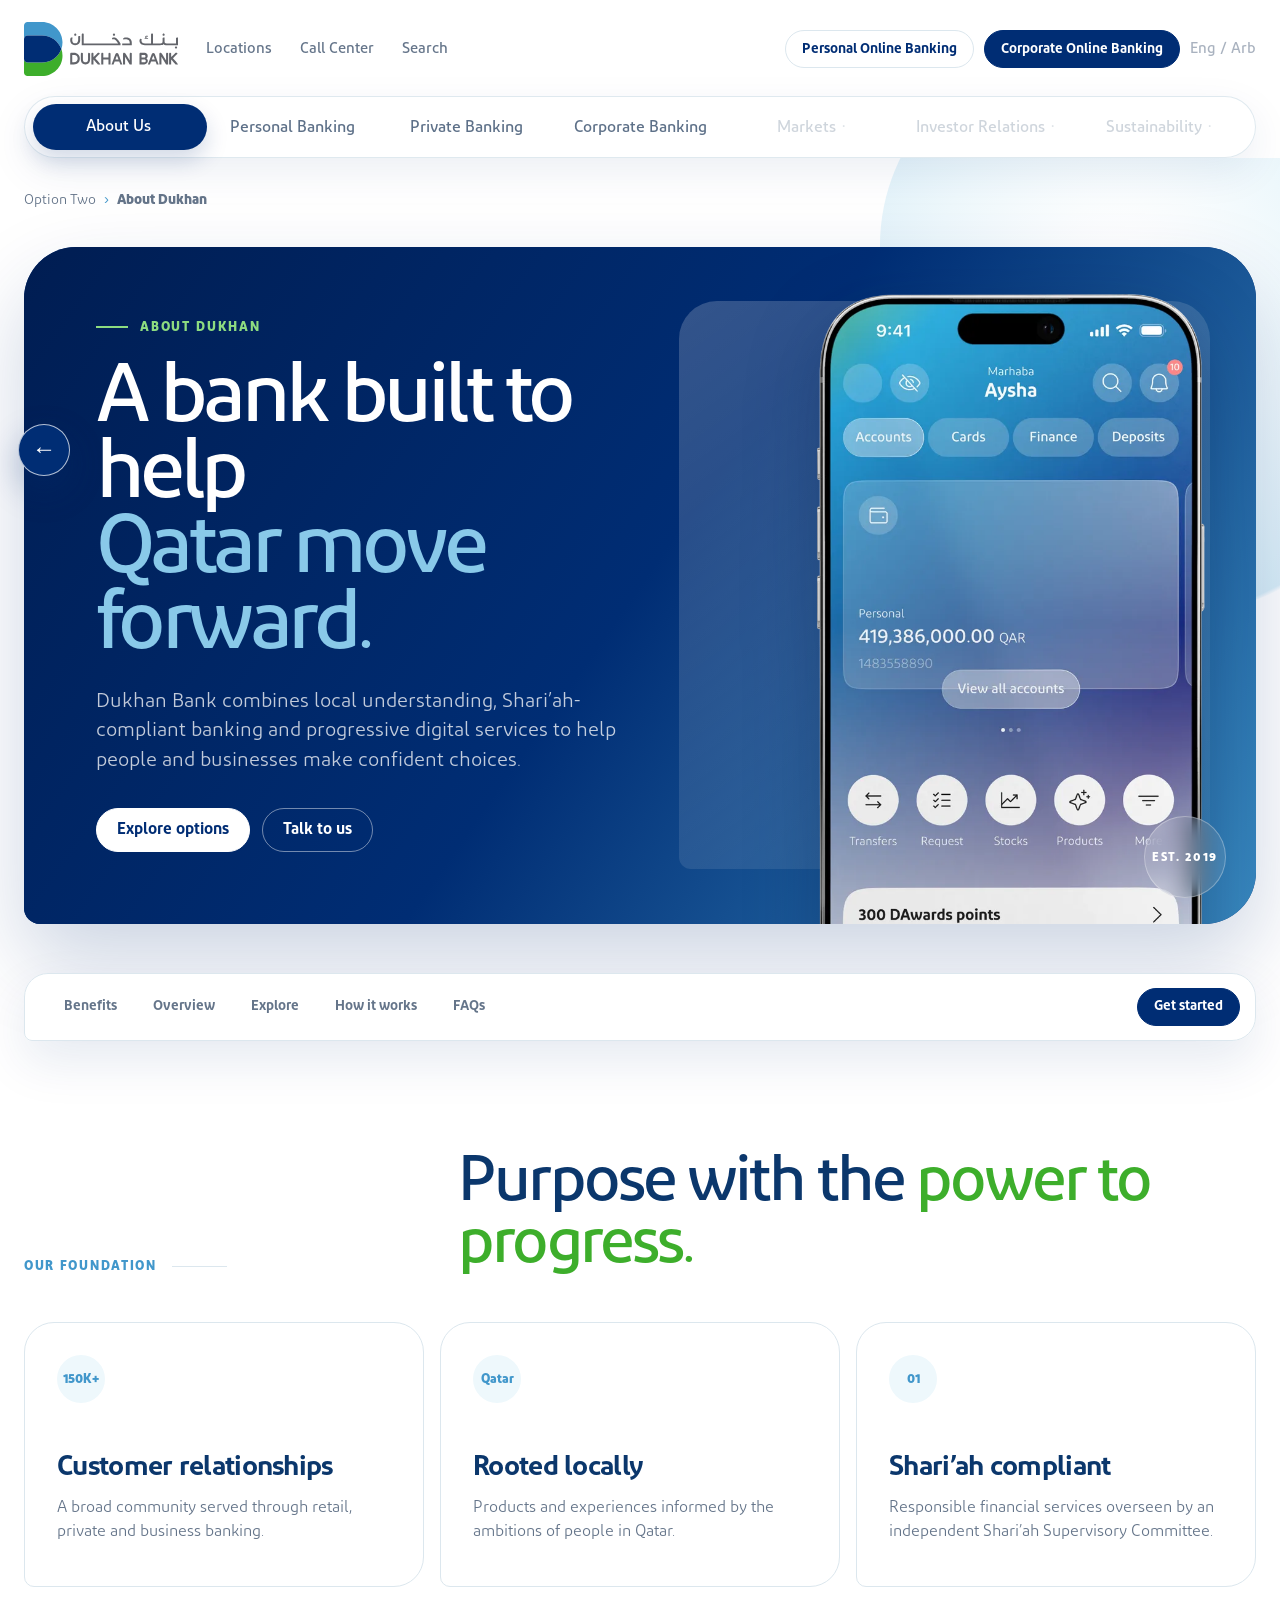
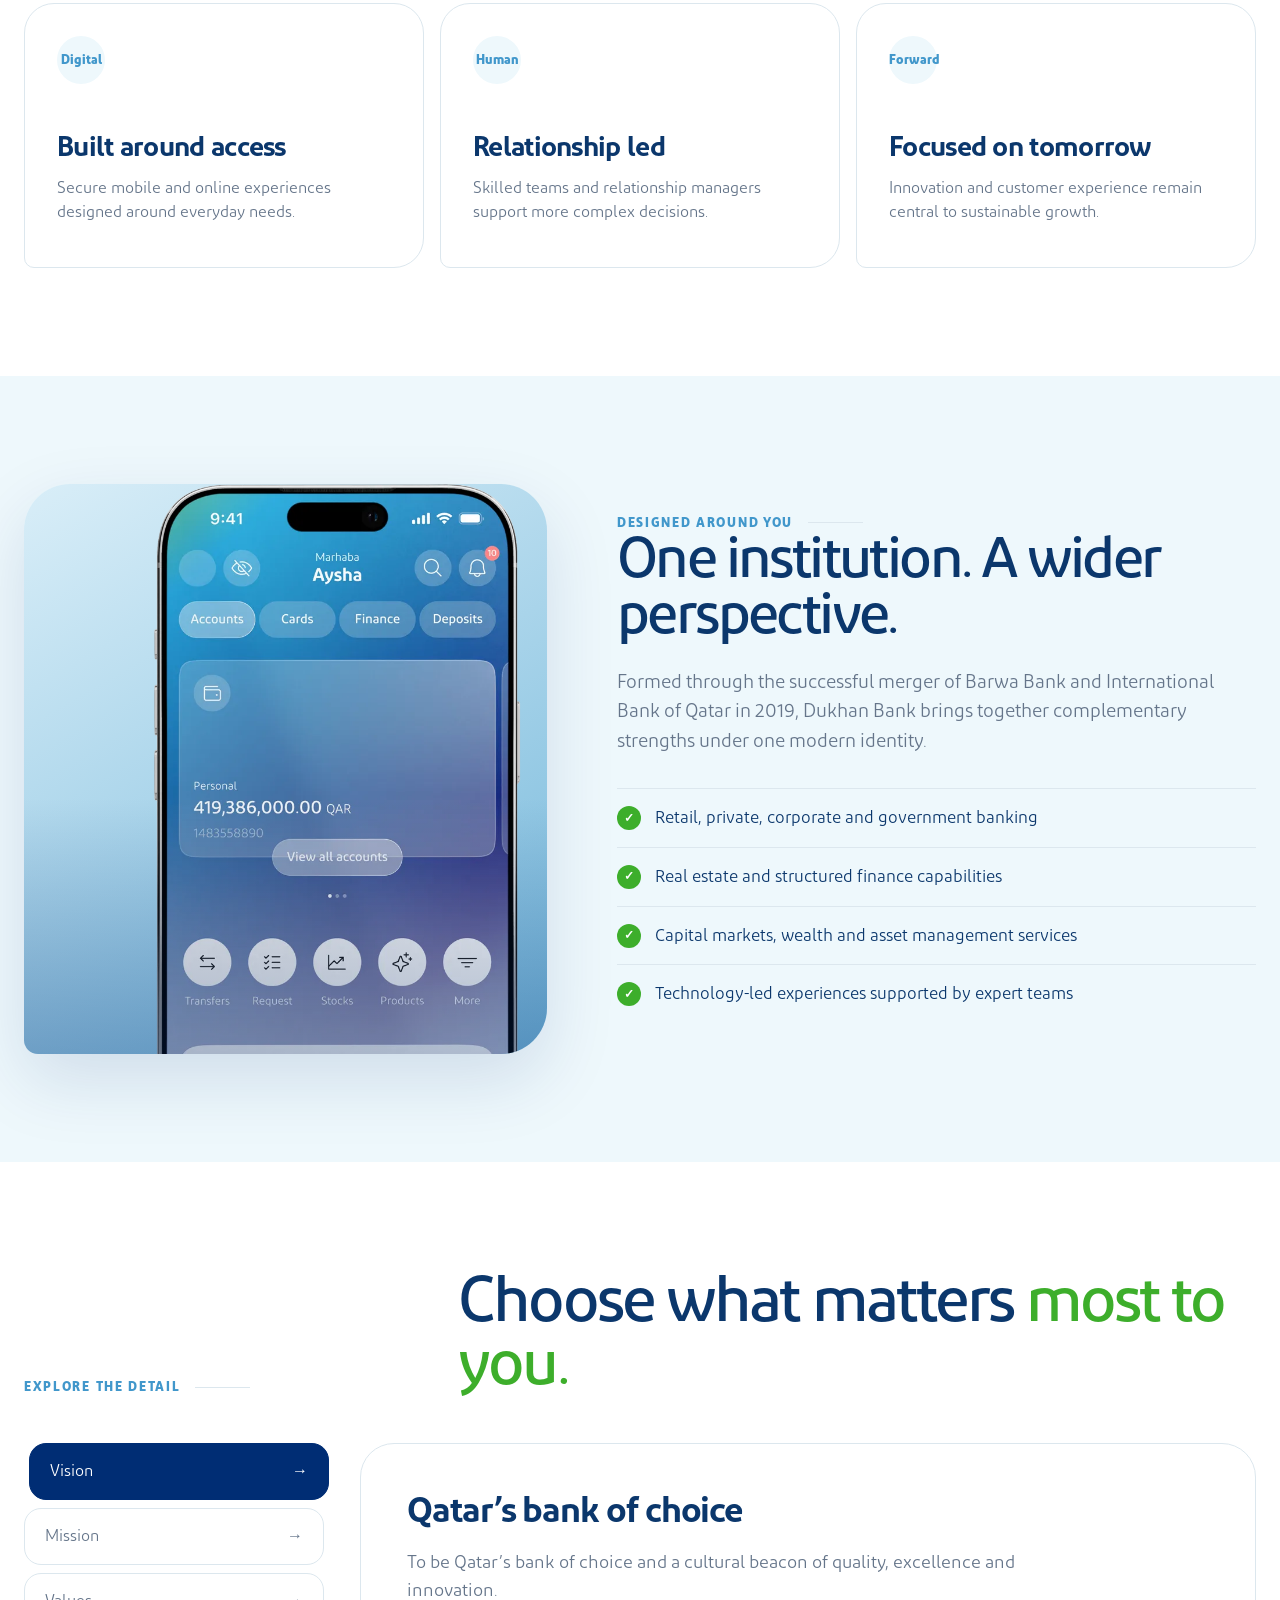
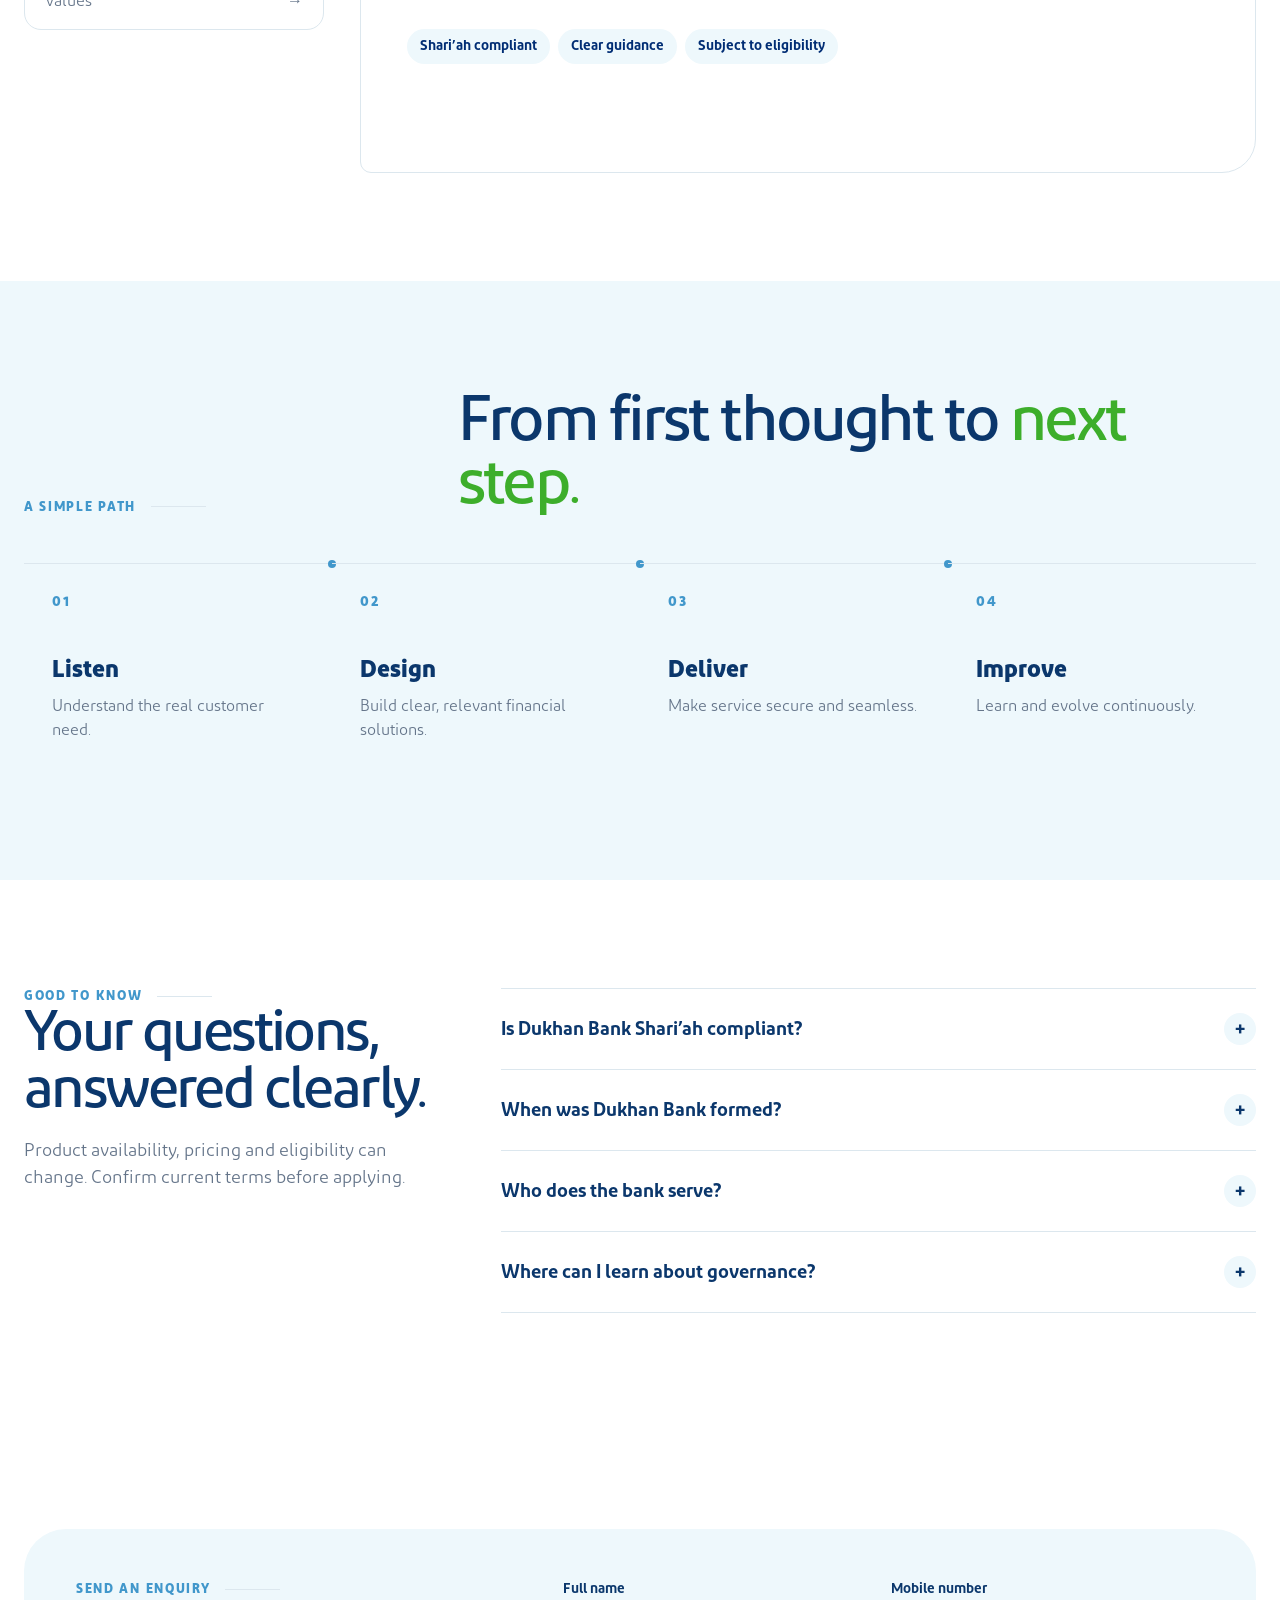
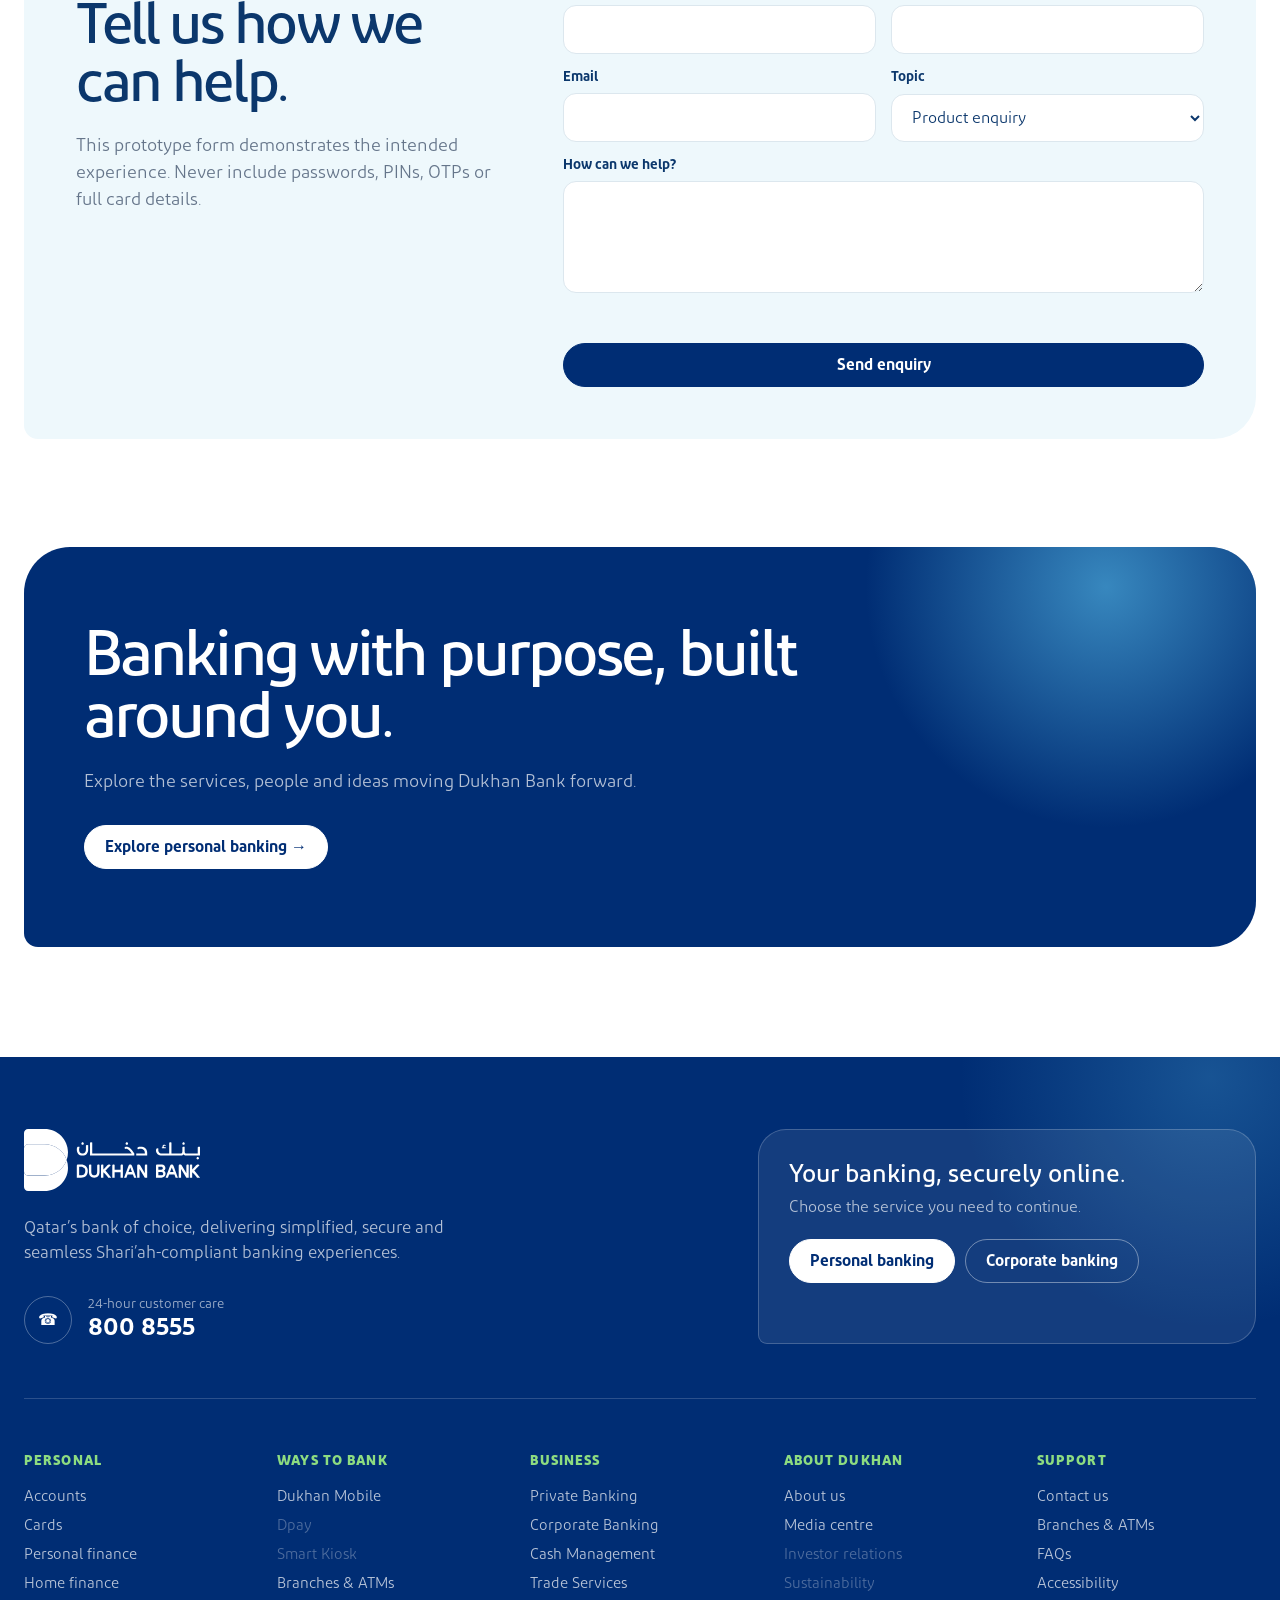
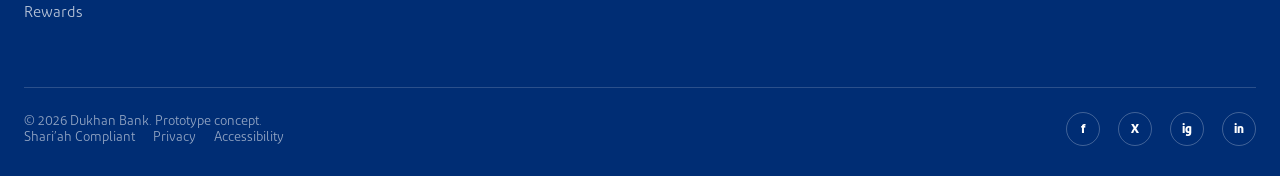
<file: option-2/about/index.html>
<!doctype html><html lang="en"><head><meta charset="utf-8"><meta name="viewport" content="width=device-width, initial-scale=1"><meta name="description" content="Dukhan Bank combines local understanding, Shari’ah-compliant banking and progressive digital services to help people and businesses make confident choices."><title>A bank built to help Qatar move forward. | Dukhan Bank</title><link rel="stylesheet" href="../subpage.css"></head><body><a class="option-home" href="../../" aria-label="Back to design options">←</a><a class="skip" href="#main">Skip to content</a><header class="site-header"><div class="shell header-row"><a class="brand-logo" href="../index.html" aria-label="Dukhan Bank option two home"><img src="../../images/logo.svg" alt="Dukhan Bank"></a><div class="header-links"><a class="utility-link" href="../contact/index.html">Locations</a><a class="utility-link" href="tel:8008555">Call Center</a><a class="utility-link" href="../contact/index.html#apply">Search</a></div><div class="header-actions"><a class="pill secondary small" href="https://omnichannels.dukhanbank.com/" target="_blank" rel="noopener">Personal Online Banking</a><a class="pill small" href="https://wboc.dukhanbank.com/" target="_blank" rel="noopener">Corporate Online Banking</a><span class="utility-link disabled" aria-disabled="true">Eng / Arb</span><button class="menu-toggle" type="button" aria-label="Toggle navigation" aria-expanded="false"><span></span></button></div></div><div class="shell nav-wrap"><nav class="main-nav" aria-label="Primary navigation"><span class="nav-indicator" aria-hidden="true"></span>
  <div class="nav-item active"><a class="nav-button" href="../about/index.html">About Us</a><button class="nav-toggle" type="button" aria-label="Toggle About Us submenu" aria-expanded="false">⌄</button><ul class="dropdown"><li><a class="has-next" href="../about/index.html">Overview</a><ul class="dropdown"><li><a class="has-next" href="../about/index.html#story">Who we are</a><ul class="dropdown"><li><a href="../about/index.html#story">Our story</a></li><li><a href="../about/index.html#products">Vision &amp; values</a></li><li><a href="../contact/index.html">Contact us</a></li></ul></li><li><a href="../about/index.html#products">Our purpose</a></li></ul></li><li><a href="../contact/index.html">Help &amp; contact</a></li></ul></div>
  <div class="nav-item "><a class="nav-button" href="../accounts/index.html">Personal Banking</a><button class="nav-toggle" type="button" aria-label="Toggle Personal Banking submenu" aria-expanded="false">⌄</button><ul class="dropdown"><li><a class="has-next" href="../accounts/index.html">Accounts</a><ul class="dropdown"><li><a href="../accounts/index.html#products">Current account</a></li><li><a href="../accounts/index.html#products">Savings accounts</a></li><li><a href="../accounts/index.html#apply">Open an account</a></li></ul></li><li><a class="has-next" href="../cards/index.html">Cards</a><ul class="dropdown"><li><a href="../cards/index.html#products">Credit cards</a></li><li><a href="../cards/index.html#products">Debit &amp; prepaid</a></li></ul></li><li><a class="has-next" href="../personal-finance/index.html">Financing</a><ul class="dropdown"><li><a href="../personal-finance/index.html">Personal finance</a></li><li><a href="../home-finance/index.html">Home finance</a></li></ul></li><li><a href="../rewards/index.html">DAwards</a></li><li><a href="../mobile-banking/index.html">Dukhan Mobile</a></li></ul></div>
  <div class="nav-item "><a class="nav-button" href="../private-banking/index.html">Private Banking</a><button class="nav-toggle" type="button" aria-label="Toggle Private Banking submenu" aria-expanded="false">⌄</button><ul class="dropdown"><li><a href="../private-banking/index.html#products">Banking services</a></li><li><a href="../private-banking/index.html#benefits">Personalized service</a></li><li><a href="../private-banking/index.html#apply">Get in touch</a></li></ul></div>
  <div class="nav-item "><a class="nav-button" href="../corporate-banking/index.html">Corporate Banking</a><button class="nav-toggle" type="button" aria-label="Toggle Corporate Banking submenu" aria-expanded="false">⌄</button><ul class="dropdown"><li><a class="has-next" href="../corporate-banking/index.html">Solutions</a><ul class="dropdown"><li><a href="../corporate-banking/index.html#products">Accounts &amp; payments</a></li><li><a href="../corporate-banking/index.html#products">Finance &amp; trade</a></li><li><a href="../corporate-banking/index.html#story">Digital banking</a></li></ul></li><li><a href="../contact/index.html">Contact the team</a></li></ul></div>
  <div class="nav-item disabled"><button class="nav-button" type="button" disabled aria-disabled="true">Markets</button></div>
  <div class="nav-item disabled"><button class="nav-button" type="button" disabled aria-disabled="true">Investor Relations</button></div>
  <div class="nav-item disabled"><button class="nav-button" type="button" disabled aria-disabled="true">Sustainability</button></div>
</nav></div></header><main id="main"><div class="shell breadcrumb"><a href="../index.html">Option Two</a><span>›</span><strong>About Dukhan</strong></div><section class="page-hero"><div class="shell hero-panel"><div class="hero-copy"><div class="eyebrow">About Dukhan</div><h1>A bank built to help<em>Qatar move forward.</em></h1><p>Dukhan Bank combines local understanding, Shari’ah-compliant banking and progressive digital services to help people and businesses make confident choices.</p><div class="hero-actions"><a class="pill" href="#products">Explore options</a><a class="pill secondary" href="#apply">Talk to us</a></div></div><div class="hero-visual"><img src="../images/accounts.webp" alt="Placeholder visual for About Dukhan" width="900" height="1100"><span class="hero-mark">EST. 2019</span></div></div></section><div class="shell anchor-bar"><div class="anchor-inner"><div class="anchor-links"><a href="#benefits">Benefits</a><a href="#story">Overview</a><a href="#products">Explore</a><a href="#how">How it works</a><a href="#faqs">FAQs</a></div><a class="pill small" href="#apply">Get started</a></div></div>
<section class="section" id="benefits"><div class="shell"><div class="section-head reveal"><div class="section-kicker">Our foundation</div><h2>Purpose with the <span>power to progress.</span></h2></div><div class="benefit-grid"><article class="benefit-card reveal"><span class="benefit-number">150K+</span><h3>Customer relationships</h3><p>A broad community served through retail, private and business banking.</p></article><article class="benefit-card reveal"><span class="benefit-number">Qatar</span><h3>Rooted locally</h3><p>Products and experiences informed by the ambitions of people in Qatar.</p></article><article class="benefit-card reveal"><span class="benefit-number">01</span><h3>Shari’ah compliant</h3><p>Responsible financial services overseen by an independent Shari’ah Supervisory Committee.</p></article><article class="benefit-card reveal"><span class="benefit-number">Digital</span><h3>Built around access</h3><p>Secure mobile and online experiences designed around everyday needs.</p></article><article class="benefit-card reveal"><span class="benefit-number">Human</span><h3>Relationship led</h3><p>Skilled teams and relationship managers support more complex decisions.</p></article><article class="benefit-card reveal"><span class="benefit-number">Forward</span><h3>Focused on tomorrow</h3><p>Innovation and customer experience remain central to sustainable growth.</p></article></div></div></section>
<section class="section soft" id="story"><div class="shell split"><div class="media-card reveal"><img src="../images/accounts.webp" alt="Placeholder product experience" loading="lazy"></div><div class="split-copy reveal"><div class="section-kicker">Designed around you</div><h2>One institution. A wider perspective.</h2><p>Formed through the successful merger of Barwa Bank and International Bank of Qatar in 2019, Dukhan Bank brings together complementary strengths under one modern identity.</p><ul class="check-list"><li>Retail, private, corporate and government banking</li><li>Real estate and structured finance capabilities</li><li>Capital markets, wealth and asset management services</li><li>Technology-led experiences supported by expert teams</li></ul></div></div></section>
<section class="section" id="products"><div class="shell"><div class="section-head reveal"><div class="section-kicker">Explore the detail</div><h2>Choose what matters <span>most to you.</span></h2></div><div class="tabs reveal" data-tabs><div class="tab-list" role="tablist"><button class="tab-button active" type="button" role="tab" aria-selected="true">Vision</button><button class="tab-button " type="button" role="tab" aria-selected="false">Mission</button><button class="tab-button " type="button" role="tab" aria-selected="false">Values</button></div><div><article class="tab-panel active" role="tabpanel"><h3>Qatar’s bank of choice</h3><p>To be Qatar’s bank of choice and a cultural beacon of quality, excellence and innovation.</p><div class="tag-row"><span class="tag">Shari’ah compliant</span><span class="tag">Clear guidance</span><span class="tag">Subject to eligibility</span></div></article><article class="tab-panel " role="tabpanel"><h3>Make today matter</h3><p>To empower people to make the best of today, when it matters most.</p><div class="tag-row"><span class="tag">Shari’ah compliant</span><span class="tag">Clear guidance</span><span class="tag">Subject to eligibility</span></div></article><article class="tab-panel " role="tabpanel"><h3>How we work</h3><p>Customer centricity, people focus, innovation, trust, integrity, leadership and accountability shape every relationship.</p><div class="tag-row"><span class="tag">Shari’ah compliant</span><span class="tag">Clear guidance</span><span class="tag">Subject to eligibility</span></div></article></div></div></div></section>
<section class="section soft" id="how"><div class="shell"><div class="section-head reveal"><div class="section-kicker">A simple path</div><h2>From first thought to <span>next step.</span></h2></div><div class="process-grid"><article class="process-card reveal"><h3>Listen</h3><p>Understand the real customer need.</p></article><article class="process-card reveal"><h3>Design</h3><p>Build clear, relevant financial solutions.</p></article><article class="process-card reveal"><h3>Deliver</h3><p>Make service secure and seamless.</p></article><article class="process-card reveal"><h3>Improve</h3><p>Learn and evolve continuously.</p></article></div></div></section>
<section class="section" id="faqs"><div class="shell faq-layout"><div class="faq-copy reveal"><div class="section-kicker">Good to know</div><h2>Your questions, answered clearly.</h2><p>Product availability, pricing and eligibility can change. Confirm current terms before applying.</p></div><div class="accordion reveal"><article class="faq-item"><button class="faq-question" type="button" aria-expanded="false">Is Dukhan Bank Shari’ah compliant?</button><div class="faq-answer"><p>Yes. The bank provides a broad portfolio of Shari’ah-compliant financial products and services.</p></div></article><article class="faq-item"><button class="faq-question" type="button" aria-expanded="false">When was Dukhan Bank formed?</button><div class="faq-answer"><p>Dukhan Bank emerged following the merger of Barwa Bank and International Bank of Qatar in 2019.</p></div></article><article class="faq-item"><button class="faq-question" type="button" aria-expanded="false">Who does the bank serve?</button><div class="faq-answer"><p>The bank serves individuals, private clients, businesses, government entities and institutions.</p></div></article><article class="faq-item"><button class="faq-question" type="button" aria-expanded="false">Where can I learn about governance?</button><div class="faq-answer"><p>Investor and governance information is available through the bank’s live Investor Relations area.</p></div></article></div></div></section>
<section class="section" id="apply"><div class="shell form-panel reveal"><div class="form-copy"><div class="section-kicker">Send an enquiry</div><h2>Tell us how we can help.</h2><p>This prototype form demonstrates the intended experience. Never include passwords, PINs, OTPs or full card details.</p></div><form class="form-grid demo-form"><div class="field"><label for="name">Full name</label><input id="name" name="name" autocomplete="name" required></div><div class="field"><label for="mobile">Mobile number</label><input id="mobile" name="mobile" type="tel" autocomplete="tel" required></div><div class="field"><label for="email">Email</label><input id="email" name="email" type="email" autocomplete="email" required></div><div class="field"><label for="topic">Topic</label><select id="topic" name="topic"><option>Product enquiry</option><option>Service support</option><option>Feedback</option><option>Branch appointment</option></select></div><div class="field full"><label for="message">How can we help?</label><textarea id="message" name="message" required></textarea></div><div class="form-status" role="status"></div><div class="field full"><button class="pill" type="submit">Send enquiry</button></div></form></div></section><section class="cta"><div class="shell cta-panel reveal"><h2>Banking with purpose, built around you.</h2><p>Explore the services, people and ideas moving Dukhan Bank forward.</p><a class="pill" href="../accounts/index.html">Explore personal banking →</a></div></section></main><footer><div class="shell footer-top"><div class="footer-brand"><a class="brand-logo" href="../index.html"><img src="../../images/logo.svg" alt="Dukhan Bank"></a><p>Qatar’s bank of choice, delivering simplified, secure and seamless Shari’ah-compliant banking experiences.</p><div class="care"><span class="care-icon">☎</span><div><small>24-hour customer care</small><a href="tel:8008555">800 8555</a></div></div></div><div class="login-panel"><h3>Your banking, securely online.</h3><p>Choose the service you need to continue.</p><div class="login-actions"><a class="pill" href="https://omnichannels.dukhanbank.com/" target="_blank" rel="noopener">Personal banking</a><a class="pill secondary" href="https://wboc.dukhanbank.com/" target="_blank" rel="noopener">Corporate banking</a></div></div></div><div class="shell footer-directory"><div class="footer-col"><h4>Personal</h4><a href="../accounts/index.html">Accounts</a><a href="../cards/index.html">Cards</a><a href="../personal-finance/index.html">Personal finance</a><a href="../home-finance/index.html">Home finance</a><a href="../rewards/index.html">Rewards</a></div><div class="footer-col"><h4>Ways to bank</h4><a href="../mobile-banking/index.html">Dukhan Mobile</a><span class="disabled-link" aria-disabled="true">Dpay</span><span class="disabled-link" aria-disabled="true">Smart Kiosk</span><a href="../contact/index.html">Branches &amp; ATMs</a></div><div class="footer-col"><h4>Business</h4><a href="../private-banking/index.html">Private Banking</a><a href="../corporate-banking/index.html">Corporate Banking</a><a href="../corporate-banking/index.html#products">Cash Management</a><a href="../corporate-banking/index.html#products">Trade Services</a></div><div class="footer-col"><h4>About Dukhan</h4><a href="../about/index.html">About us</a><a href="https://www.dukhanbank.com/media-center" target="_blank" rel="noopener">Media centre</a><span class="disabled-link" aria-disabled="true">Investor relations</span><span class="disabled-link" aria-disabled="true">Sustainability</span></div><div class="footer-col"><h4>Support</h4><a href="../contact/index.html">Contact us</a><a href="../contact/index.html">Branches &amp; ATMs</a><a href="https://www.dukhanbank.com/useful-tools/faqs" target="_blank" rel="noopener">FAQs</a><a href="https://www.dukhanbank.com/information/accessibility" target="_blank" rel="noopener">Accessibility</a></div></div><div class="shell footer-bottom"><div><span>© 2026 Dukhan Bank. Prototype concept.</span><div class="legal-links"><span>Shari’ah Compliant</span><a href="https://www.dukhanbank.com/information/privacy" target="_blank" rel="noopener">Privacy</a><a href="https://www.dukhanbank.com/information/accessibility" target="_blank" rel="noopener">Accessibility</a></div></div><div class="social-links"><a href="https://www.facebook.com/DukhanBank" aria-label="Facebook">f</a><a href="https://twitter.com/dukhanbank" aria-label="X">X</a><a href="https://instagram.com/dukhanbank" aria-label="Instagram">ig</a><a href="https://www.linkedin.com/company/dukhan-bank" aria-label="LinkedIn">in</a></div></div></footer><script src="../subpage.js"></script></body></html>
</file>
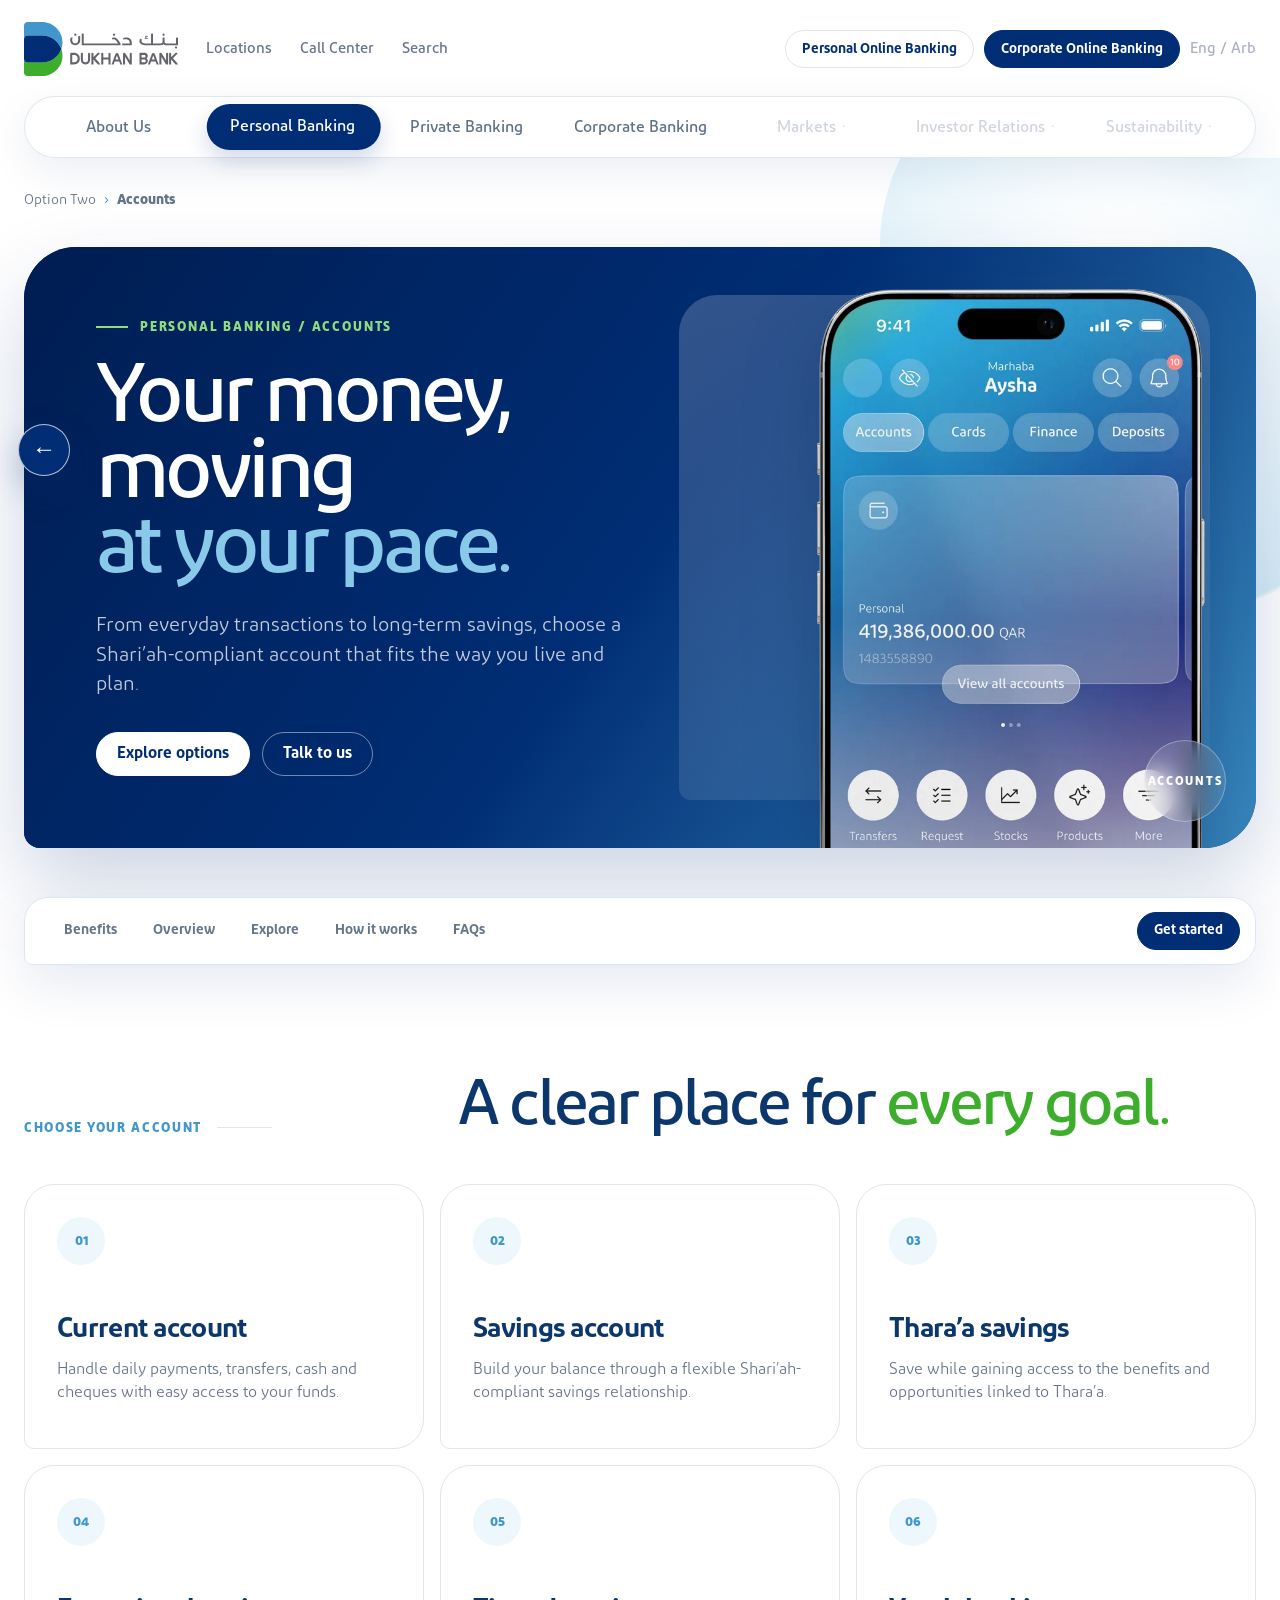
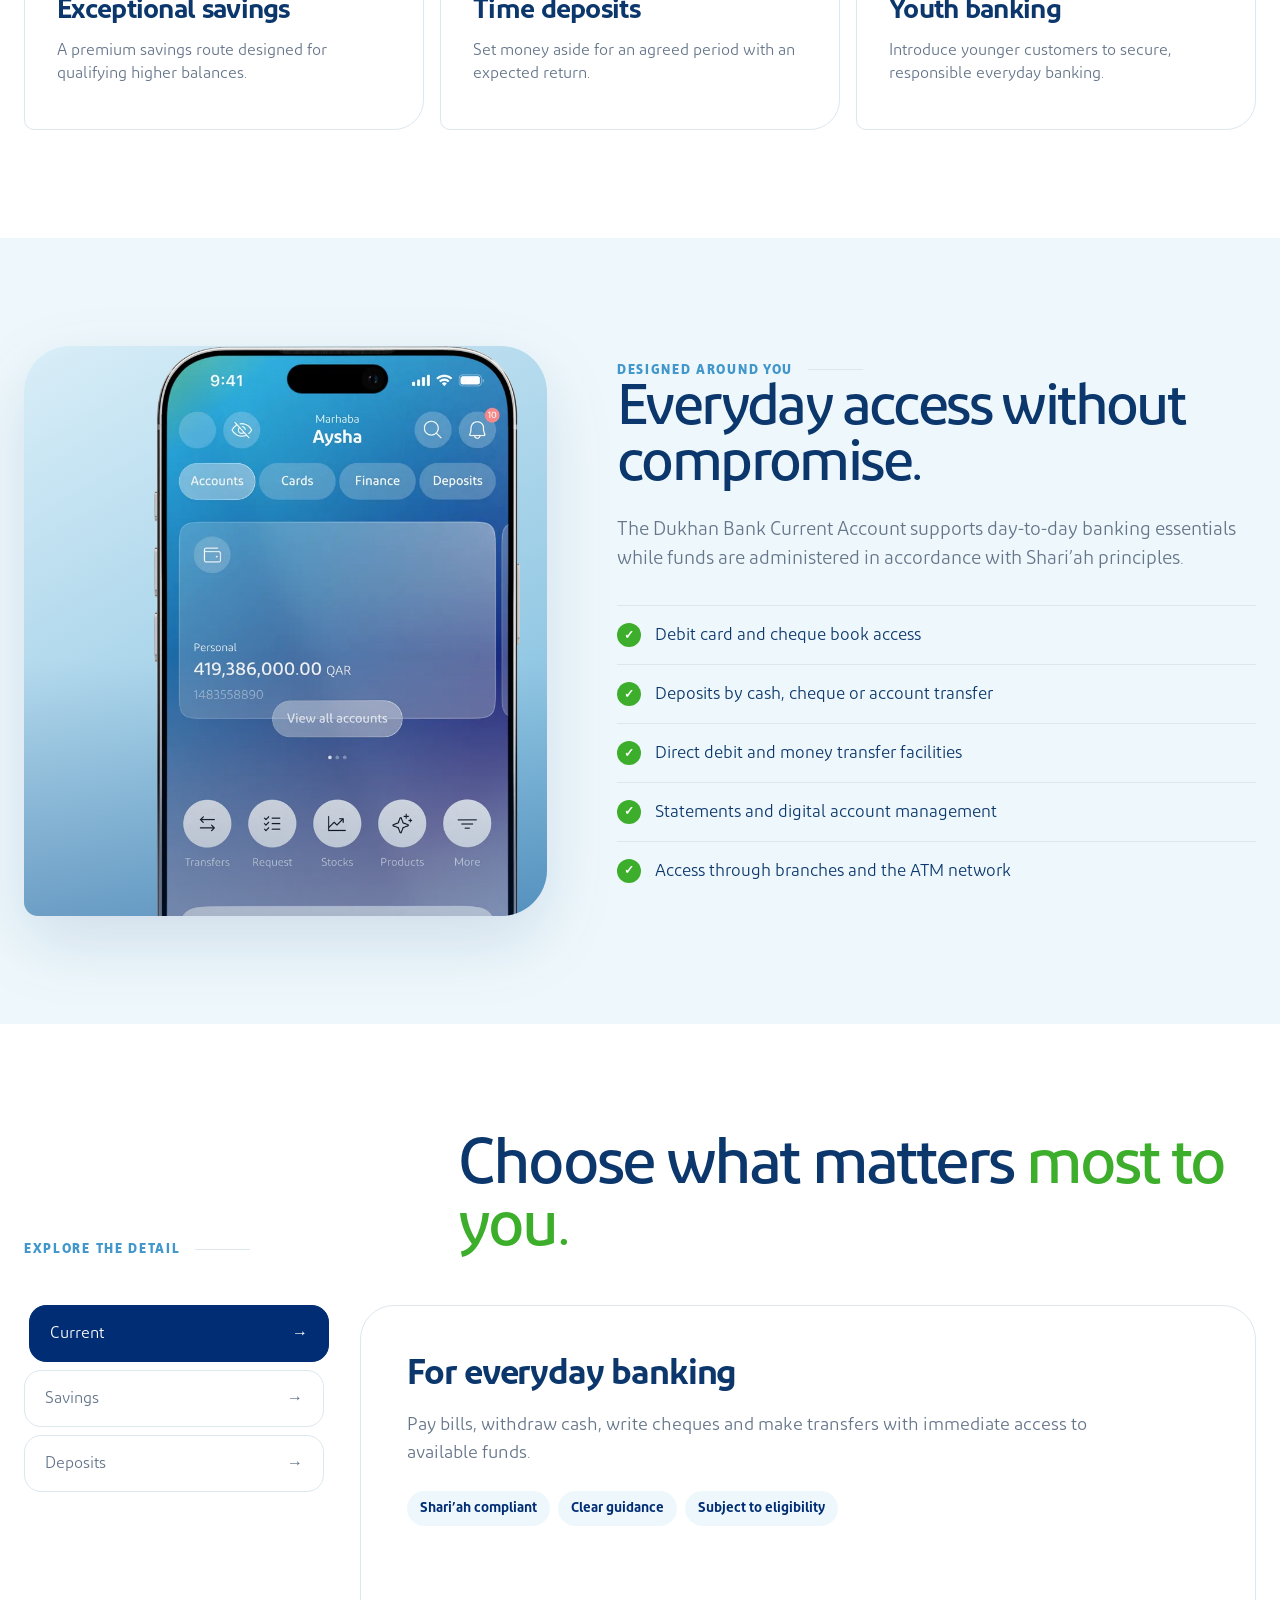
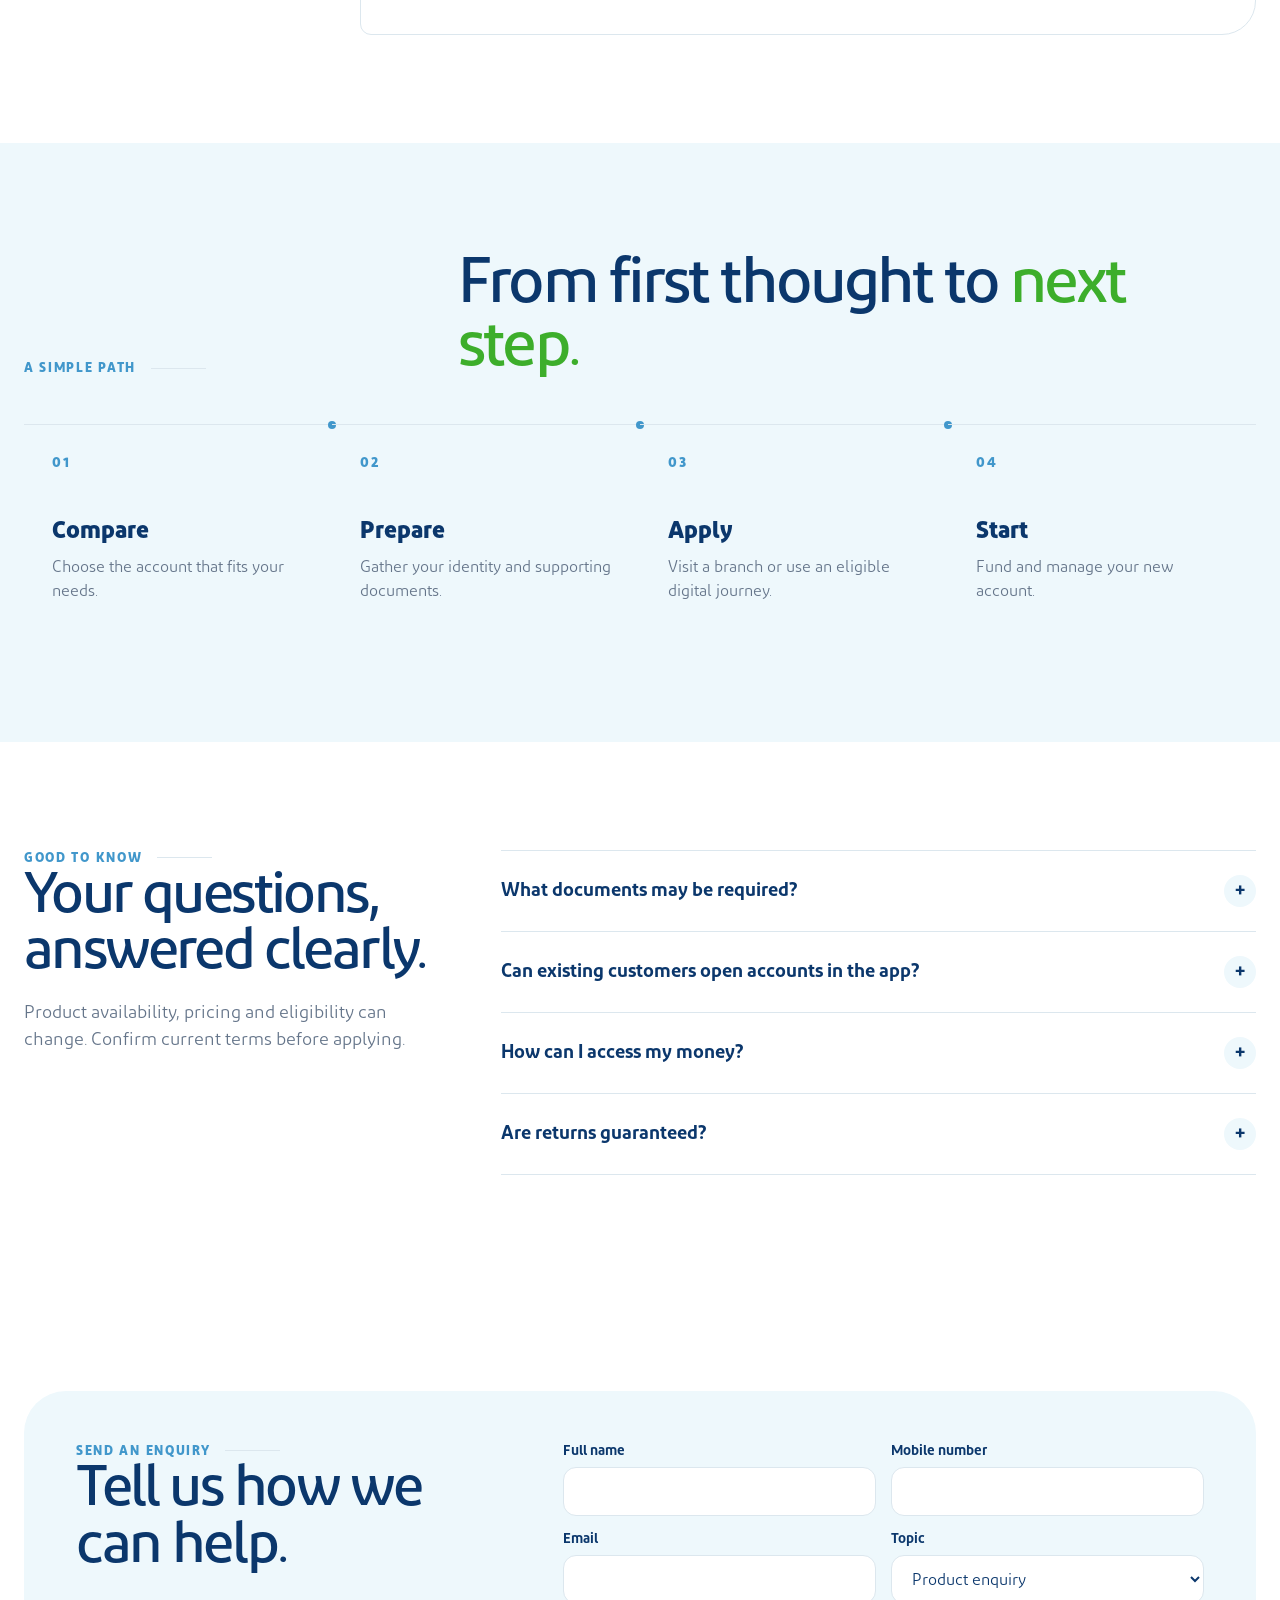
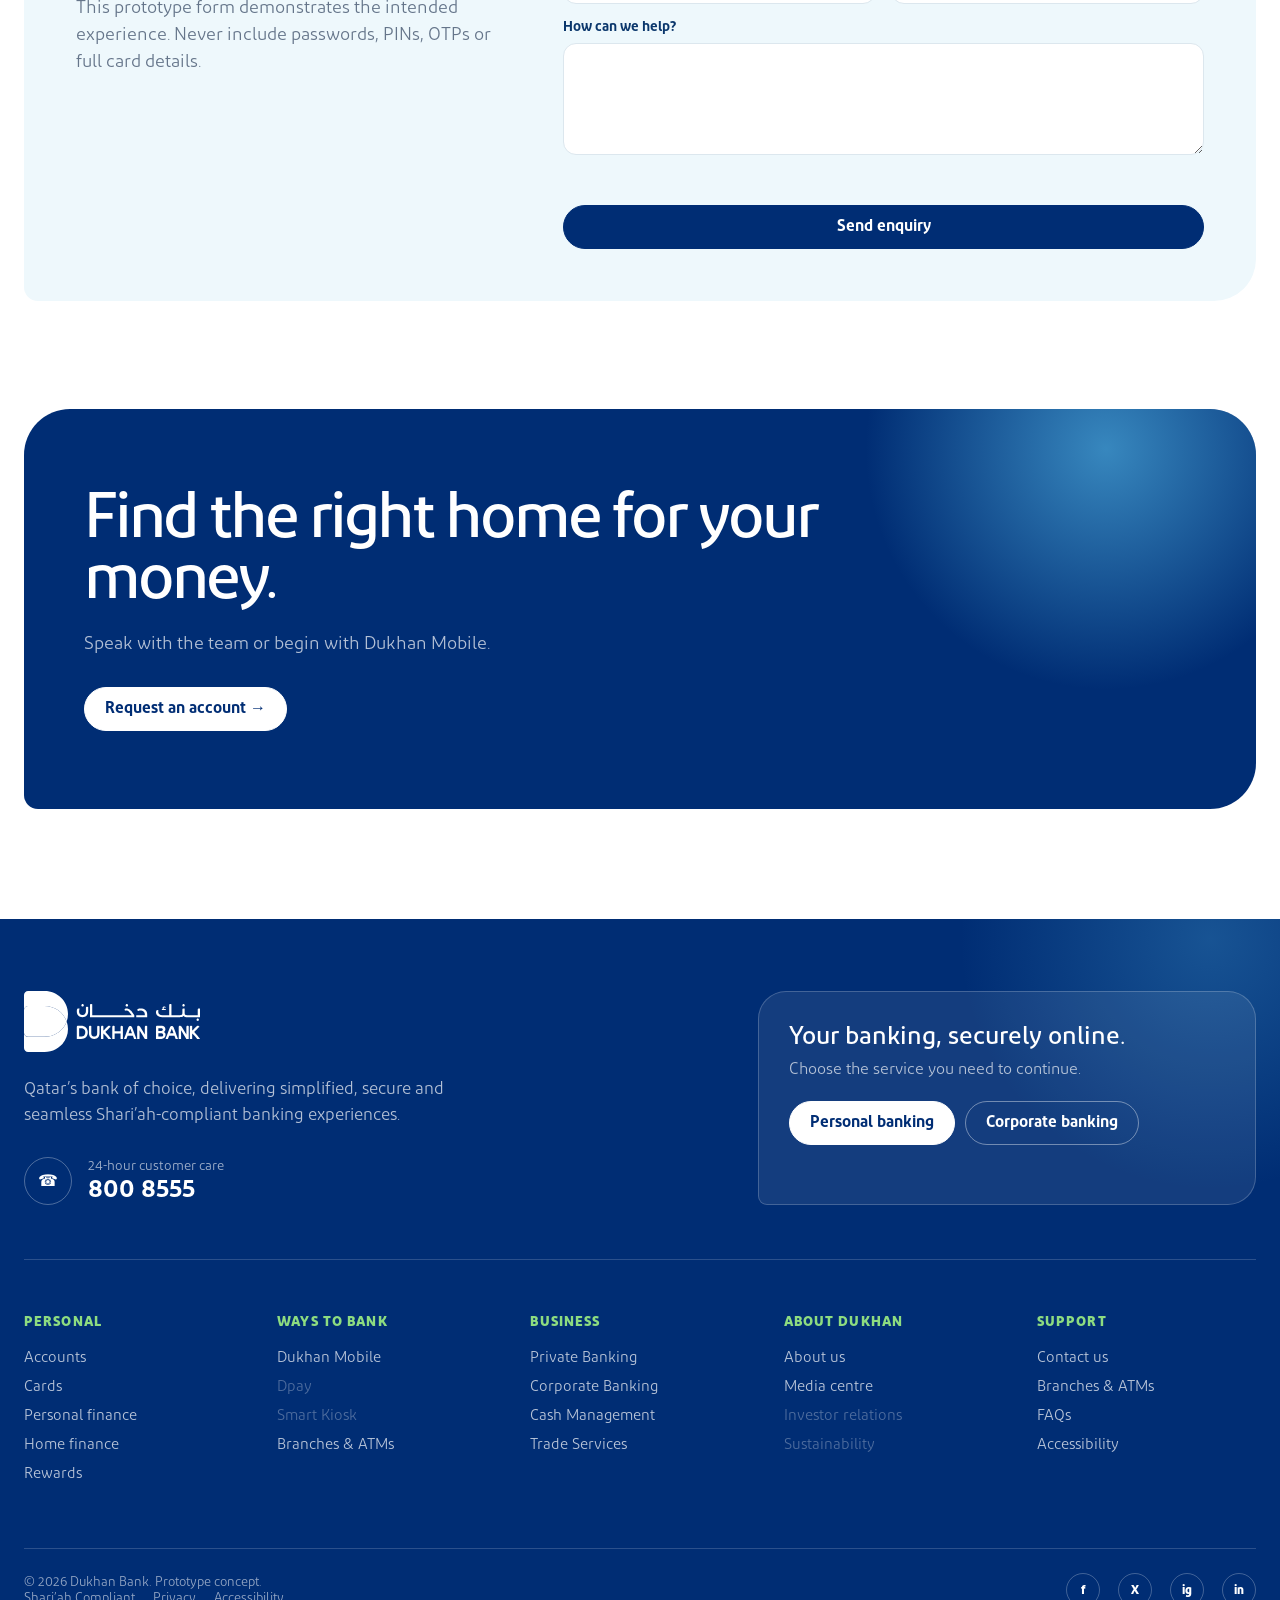
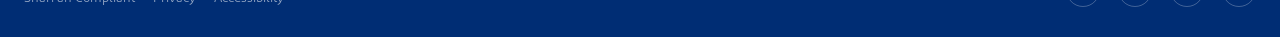
<file: option-2/accounts/index.html>
<!doctype html><html lang="en"><head><meta charset="utf-8"><meta name="viewport" content="width=device-width, initial-scale=1"><meta name="description" content="From everyday transactions to long-term savings, choose a Shari’ah-compliant account that fits the way you live and plan."><title>Your money, moving at your pace. | Dukhan Bank</title><link rel="stylesheet" href="../subpage.css"></head><body><a class="option-home" href="../../" aria-label="Back to design options">←</a><a class="skip" href="#main">Skip to content</a><header class="site-header"><div class="shell header-row"><a class="brand-logo" href="../index.html" aria-label="Dukhan Bank option two home"><img src="../../images/logo.svg" alt="Dukhan Bank"></a><div class="header-links"><a class="utility-link" href="../contact/index.html">Locations</a><a class="utility-link" href="tel:8008555">Call Center</a><a class="utility-link" href="../contact/index.html#apply">Search</a></div><div class="header-actions"><a class="pill secondary small" href="https://omnichannels.dukhanbank.com/" target="_blank" rel="noopener">Personal Online Banking</a><a class="pill small" href="https://wboc.dukhanbank.com/" target="_blank" rel="noopener">Corporate Online Banking</a><span class="utility-link disabled" aria-disabled="true">Eng / Arb</span><button class="menu-toggle" type="button" aria-label="Toggle navigation" aria-expanded="false"><span></span></button></div></div><div class="shell nav-wrap"><nav class="main-nav" aria-label="Primary navigation"><span class="nav-indicator" aria-hidden="true"></span>
  <div class="nav-item "><a class="nav-button" href="../about/index.html">About Us</a><button class="nav-toggle" type="button" aria-label="Toggle About Us submenu" aria-expanded="false">⌄</button><ul class="dropdown"><li><a class="has-next" href="../about/index.html">Overview</a><ul class="dropdown"><li><a class="has-next" href="../about/index.html#story">Who we are</a><ul class="dropdown"><li><a href="../about/index.html#story">Our story</a></li><li><a href="../about/index.html#products">Vision &amp; values</a></li><li><a href="../contact/index.html">Contact us</a></li></ul></li><li><a href="../about/index.html#products">Our purpose</a></li></ul></li><li><a href="../contact/index.html">Help &amp; contact</a></li></ul></div>
  <div class="nav-item active"><a class="nav-button" href="../accounts/index.html">Personal Banking</a><button class="nav-toggle" type="button" aria-label="Toggle Personal Banking submenu" aria-expanded="false">⌄</button><ul class="dropdown"><li><a class="has-next" href="../accounts/index.html">Accounts</a><ul class="dropdown"><li><a href="../accounts/index.html#products">Current account</a></li><li><a href="../accounts/index.html#products">Savings accounts</a></li><li><a href="../accounts/index.html#apply">Open an account</a></li></ul></li><li><a class="has-next" href="../cards/index.html">Cards</a><ul class="dropdown"><li><a href="../cards/index.html#products">Credit cards</a></li><li><a href="../cards/index.html#products">Debit &amp; prepaid</a></li></ul></li><li><a class="has-next" href="../personal-finance/index.html">Financing</a><ul class="dropdown"><li><a href="../personal-finance/index.html">Personal finance</a></li><li><a href="../home-finance/index.html">Home finance</a></li></ul></li><li><a href="../rewards/index.html">DAwards</a></li><li><a href="../mobile-banking/index.html">Dukhan Mobile</a></li></ul></div>
  <div class="nav-item "><a class="nav-button" href="../private-banking/index.html">Private Banking</a><button class="nav-toggle" type="button" aria-label="Toggle Private Banking submenu" aria-expanded="false">⌄</button><ul class="dropdown"><li><a href="../private-banking/index.html#products">Banking services</a></li><li><a href="../private-banking/index.html#benefits">Personalized service</a></li><li><a href="../private-banking/index.html#apply">Get in touch</a></li></ul></div>
  <div class="nav-item "><a class="nav-button" href="../corporate-banking/index.html">Corporate Banking</a><button class="nav-toggle" type="button" aria-label="Toggle Corporate Banking submenu" aria-expanded="false">⌄</button><ul class="dropdown"><li><a class="has-next" href="../corporate-banking/index.html">Solutions</a><ul class="dropdown"><li><a href="../corporate-banking/index.html#products">Accounts &amp; payments</a></li><li><a href="../corporate-banking/index.html#products">Finance &amp; trade</a></li><li><a href="../corporate-banking/index.html#story">Digital banking</a></li></ul></li><li><a href="../contact/index.html">Contact the team</a></li></ul></div>
  <div class="nav-item disabled"><button class="nav-button" type="button" disabled aria-disabled="true">Markets</button></div>
  <div class="nav-item disabled"><button class="nav-button" type="button" disabled aria-disabled="true">Investor Relations</button></div>
  <div class="nav-item disabled"><button class="nav-button" type="button" disabled aria-disabled="true">Sustainability</button></div>
</nav></div></header><main id="main"><div class="shell breadcrumb"><a href="../index.html">Option Two</a><span>›</span><strong>Accounts</strong></div><section class="page-hero"><div class="shell hero-panel"><div class="hero-copy"><div class="eyebrow">Personal banking / Accounts</div><h1>Your money, moving<em>at your pace.</em></h1><p>From everyday transactions to long-term savings, choose a Shari’ah-compliant account that fits the way you live and plan.</p><div class="hero-actions"><a class="pill" href="#products">Explore options</a><a class="pill secondary" href="#apply">Talk to us</a></div></div><div class="hero-visual"><img src="../images/accounts.webp" alt="Placeholder visual for Personal banking / Accounts" width="900" height="1100"><span class="hero-mark">ACCOUNTS</span></div></div></section><div class="shell anchor-bar"><div class="anchor-inner"><div class="anchor-links"><a href="#benefits">Benefits</a><a href="#story">Overview</a><a href="#products">Explore</a><a href="#how">How it works</a><a href="#faqs">FAQs</a></div><a class="pill small" href="#apply">Get started</a></div></div>
<section class="section" id="benefits"><div class="shell"><div class="section-head reveal"><div class="section-kicker">Choose your account</div><h2>A clear place for <span>every goal.</span></h2></div><div class="benefit-grid"><article class="benefit-card reveal"><span class="benefit-number">01</span><h3>Current account</h3><p>Handle daily payments, transfers, cash and cheques with easy access to your funds.</p></article><article class="benefit-card reveal"><span class="benefit-number">02</span><h3>Savings account</h3><p>Build your balance through a flexible Shari’ah-compliant savings relationship.</p></article><article class="benefit-card reveal"><span class="benefit-number">03</span><h3>Thara’a savings</h3><p>Save while gaining access to the benefits and opportunities linked to Thara’a.</p></article><article class="benefit-card reveal"><span class="benefit-number">04</span><h3>Exceptional savings</h3><p>A premium savings route designed for qualifying higher balances.</p></article><article class="benefit-card reveal"><span class="benefit-number">05</span><h3>Time deposits</h3><p>Set money aside for an agreed period with an expected return.</p></article><article class="benefit-card reveal"><span class="benefit-number">06</span><h3>Youth banking</h3><p>Introduce younger customers to secure, responsible everyday banking.</p></article></div></div></section>
<section class="section soft" id="story"><div class="shell split"><div class="media-card reveal"><img src="../images/accounts.webp" alt="Placeholder product experience" loading="lazy"></div><div class="split-copy reveal"><div class="section-kicker">Designed around you</div><h2>Everyday access without compromise.</h2><p>The Dukhan Bank Current Account supports day-to-day banking essentials while funds are administered in accordance with Shari’ah principles.</p><ul class="check-list"><li>Debit card and cheque book access</li><li>Deposits by cash, cheque or account transfer</li><li>Direct debit and money transfer facilities</li><li>Statements and digital account management</li><li>Access through branches and the ATM network</li></ul></div></div></section>
<section class="section" id="products"><div class="shell"><div class="section-head reveal"><div class="section-kicker">Explore the detail</div><h2>Choose what matters <span>most to you.</span></h2></div><div class="tabs reveal" data-tabs><div class="tab-list" role="tablist"><button class="tab-button active" type="button" role="tab" aria-selected="true">Current</button><button class="tab-button " type="button" role="tab" aria-selected="false">Savings</button><button class="tab-button " type="button" role="tab" aria-selected="false">Deposits</button></div><div><article class="tab-panel active" role="tabpanel"><h3>For everyday banking</h3><p>Pay bills, withdraw cash, write cheques and make transfers with immediate access to available funds.</p><div class="tag-row"><span class="tag">Shari’ah compliant</span><span class="tag">Clear guidance</span><span class="tag">Subject to eligibility</span></div></article><article class="tab-panel " role="tabpanel"><h3>For flexible goals</h3><p>Keep your savings accessible while participating in a Shari’ah-compliant savings structure.</p><div class="tag-row"><span class="tag">Shari’ah compliant</span><span class="tag">Clear guidance</span><span class="tag">Subject to eligibility</span></div></article><article class="tab-panel " role="tabpanel"><h3>For planned returns</h3><p>Choose term-based deposits when you can set funds aside for a defined period.</p><div class="tag-row"><span class="tag">Shari’ah compliant</span><span class="tag">Clear guidance</span><span class="tag">Subject to eligibility</span></div></article></div></div></div></section>
<section class="section soft" id="how"><div class="shell"><div class="section-head reveal"><div class="section-kicker">A simple path</div><h2>From first thought to <span>next step.</span></h2></div><div class="process-grid"><article class="process-card reveal"><h3>Compare</h3><p>Choose the account that fits your needs.</p></article><article class="process-card reveal"><h3>Prepare</h3><p>Gather your identity and supporting documents.</p></article><article class="process-card reveal"><h3>Apply</h3><p>Visit a branch or use an eligible digital journey.</p></article><article class="process-card reveal"><h3>Start</h3><p>Fund and manage your new account.</p></article></div></div></section>
<section class="section" id="faqs"><div class="shell faq-layout"><div class="faq-copy reveal"><div class="section-kicker">Good to know</div><h2>Your questions, answered clearly.</h2><p>Product availability, pricing and eligibility can change. Confirm current terms before applying.</p></div><div class="accordion reveal"><article class="faq-item"><button class="faq-question" type="button" aria-expanded="false">What documents may be required?</button><div class="faq-answer"><p>Requirements vary, but commonly include a valid Qatar ID, passport and residence documents for expatriates, plus employment or salary documentation where applicable.</p></div></article><article class="faq-item"><button class="faq-question" type="button" aria-expanded="false">Can existing customers open accounts in the app?</button><div class="faq-answer"><p>Selected savings, time deposit and foreign currency account journeys are available through Dukhan Mobile.</p></div></article><article class="faq-item"><button class="faq-question" type="button" aria-expanded="false">How can I access my money?</button><div class="faq-answer"><p>Depending on account type, access is available through cards, branches, ATMs, transfers and digital banking.</p></div></article><article class="faq-item"><button class="faq-question" type="button" aria-expanded="false">Are returns guaranteed?</button><div class="faq-answer"><p>Expected returns and conditions vary by account. Review the current key facts and terms before applying.</p></div></article></div></div></section>
<section class="section" id="apply"><div class="shell form-panel reveal"><div class="form-copy"><div class="section-kicker">Send an enquiry</div><h2>Tell us how we can help.</h2><p>This prototype form demonstrates the intended experience. Never include passwords, PINs, OTPs or full card details.</p></div><form class="form-grid demo-form"><div class="field"><label for="name">Full name</label><input id="name" name="name" autocomplete="name" required></div><div class="field"><label for="mobile">Mobile number</label><input id="mobile" name="mobile" type="tel" autocomplete="tel" required></div><div class="field"><label for="email">Email</label><input id="email" name="email" type="email" autocomplete="email" required></div><div class="field"><label for="topic">Topic</label><select id="topic" name="topic"><option>Product enquiry</option><option>Service support</option><option>Feedback</option><option>Branch appointment</option></select></div><div class="field full"><label for="message">How can we help?</label><textarea id="message" name="message" required></textarea></div><div class="form-status" role="status"></div><div class="field full"><button class="pill" type="submit">Send enquiry</button></div></form></div></section><section class="cta"><div class="shell cta-panel reveal"><h2>Find the right home for your money.</h2><p>Speak with the team or begin with Dukhan Mobile.</p><a class="pill" href="#apply">Request an account →</a></div></section></main><footer><div class="shell footer-top"><div class="footer-brand"><a class="brand-logo" href="../index.html"><img src="../../images/logo.svg" alt="Dukhan Bank"></a><p>Qatar’s bank of choice, delivering simplified, secure and seamless Shari’ah-compliant banking experiences.</p><div class="care"><span class="care-icon">☎</span><div><small>24-hour customer care</small><a href="tel:8008555">800 8555</a></div></div></div><div class="login-panel"><h3>Your banking, securely online.</h3><p>Choose the service you need to continue.</p><div class="login-actions"><a class="pill" href="https://omnichannels.dukhanbank.com/" target="_blank" rel="noopener">Personal banking</a><a class="pill secondary" href="https://wboc.dukhanbank.com/" target="_blank" rel="noopener">Corporate banking</a></div></div></div><div class="shell footer-directory"><div class="footer-col"><h4>Personal</h4><a href="../accounts/index.html">Accounts</a><a href="../cards/index.html">Cards</a><a href="../personal-finance/index.html">Personal finance</a><a href="../home-finance/index.html">Home finance</a><a href="../rewards/index.html">Rewards</a></div><div class="footer-col"><h4>Ways to bank</h4><a href="../mobile-banking/index.html">Dukhan Mobile</a><span class="disabled-link" aria-disabled="true">Dpay</span><span class="disabled-link" aria-disabled="true">Smart Kiosk</span><a href="../contact/index.html">Branches &amp; ATMs</a></div><div class="footer-col"><h4>Business</h4><a href="../private-banking/index.html">Private Banking</a><a href="../corporate-banking/index.html">Corporate Banking</a><a href="../corporate-banking/index.html#products">Cash Management</a><a href="../corporate-banking/index.html#products">Trade Services</a></div><div class="footer-col"><h4>About Dukhan</h4><a href="../about/index.html">About us</a><a href="https://www.dukhanbank.com/media-center" target="_blank" rel="noopener">Media centre</a><span class="disabled-link" aria-disabled="true">Investor relations</span><span class="disabled-link" aria-disabled="true">Sustainability</span></div><div class="footer-col"><h4>Support</h4><a href="../contact/index.html">Contact us</a><a href="../contact/index.html">Branches &amp; ATMs</a><a href="https://www.dukhanbank.com/useful-tools/faqs" target="_blank" rel="noopener">FAQs</a><a href="https://www.dukhanbank.com/information/accessibility" target="_blank" rel="noopener">Accessibility</a></div></div><div class="shell footer-bottom"><div><span>© 2026 Dukhan Bank. Prototype concept.</span><div class="legal-links"><span>Shari’ah Compliant</span><a href="https://www.dukhanbank.com/information/privacy" target="_blank" rel="noopener">Privacy</a><a href="https://www.dukhanbank.com/information/accessibility" target="_blank" rel="noopener">Accessibility</a></div></div><div class="social-links"><a href="https://www.facebook.com/DukhanBank" aria-label="Facebook">f</a><a href="https://twitter.com/dukhanbank" aria-label="X">X</a><a href="https://instagram.com/dukhanbank" aria-label="Instagram">ig</a><a href="https://www.linkedin.com/company/dukhan-bank" aria-label="LinkedIn">in</a></div></div></footer><script src="../subpage.js"></script></body></html>
</file>
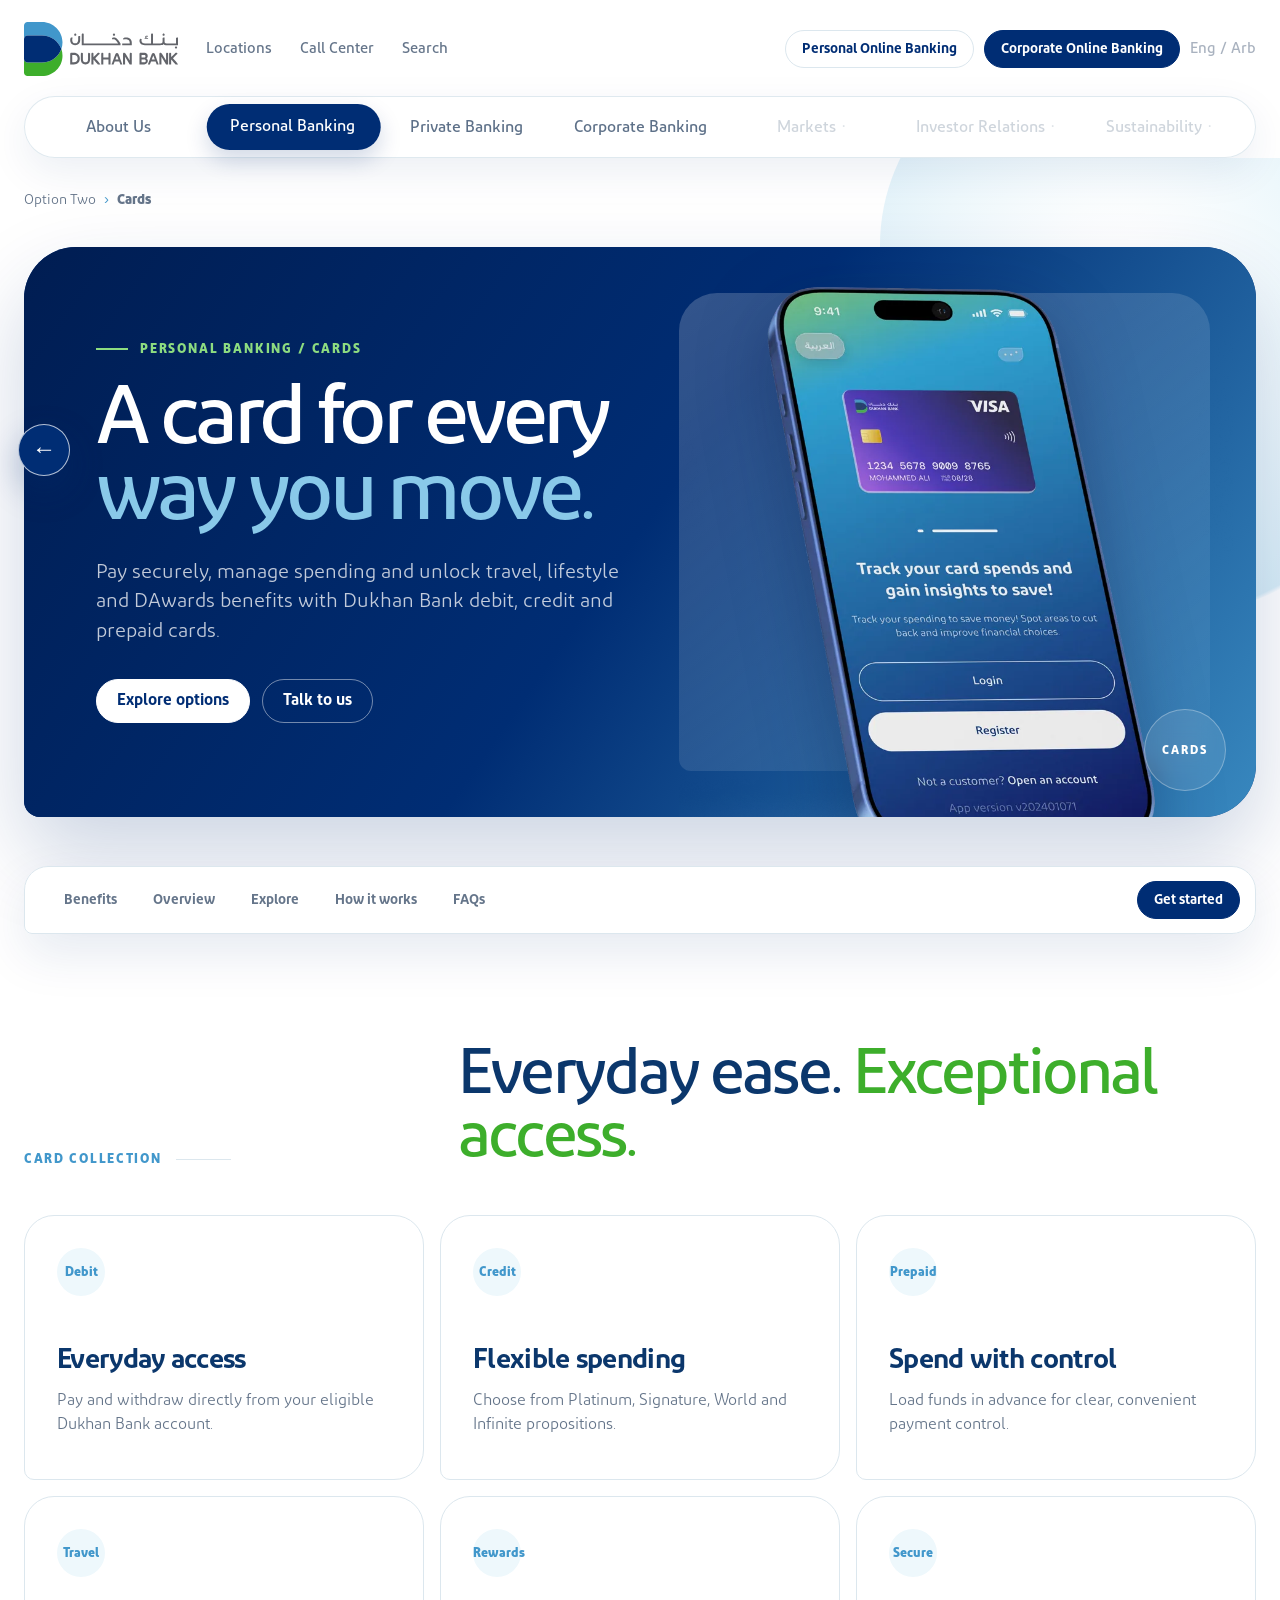
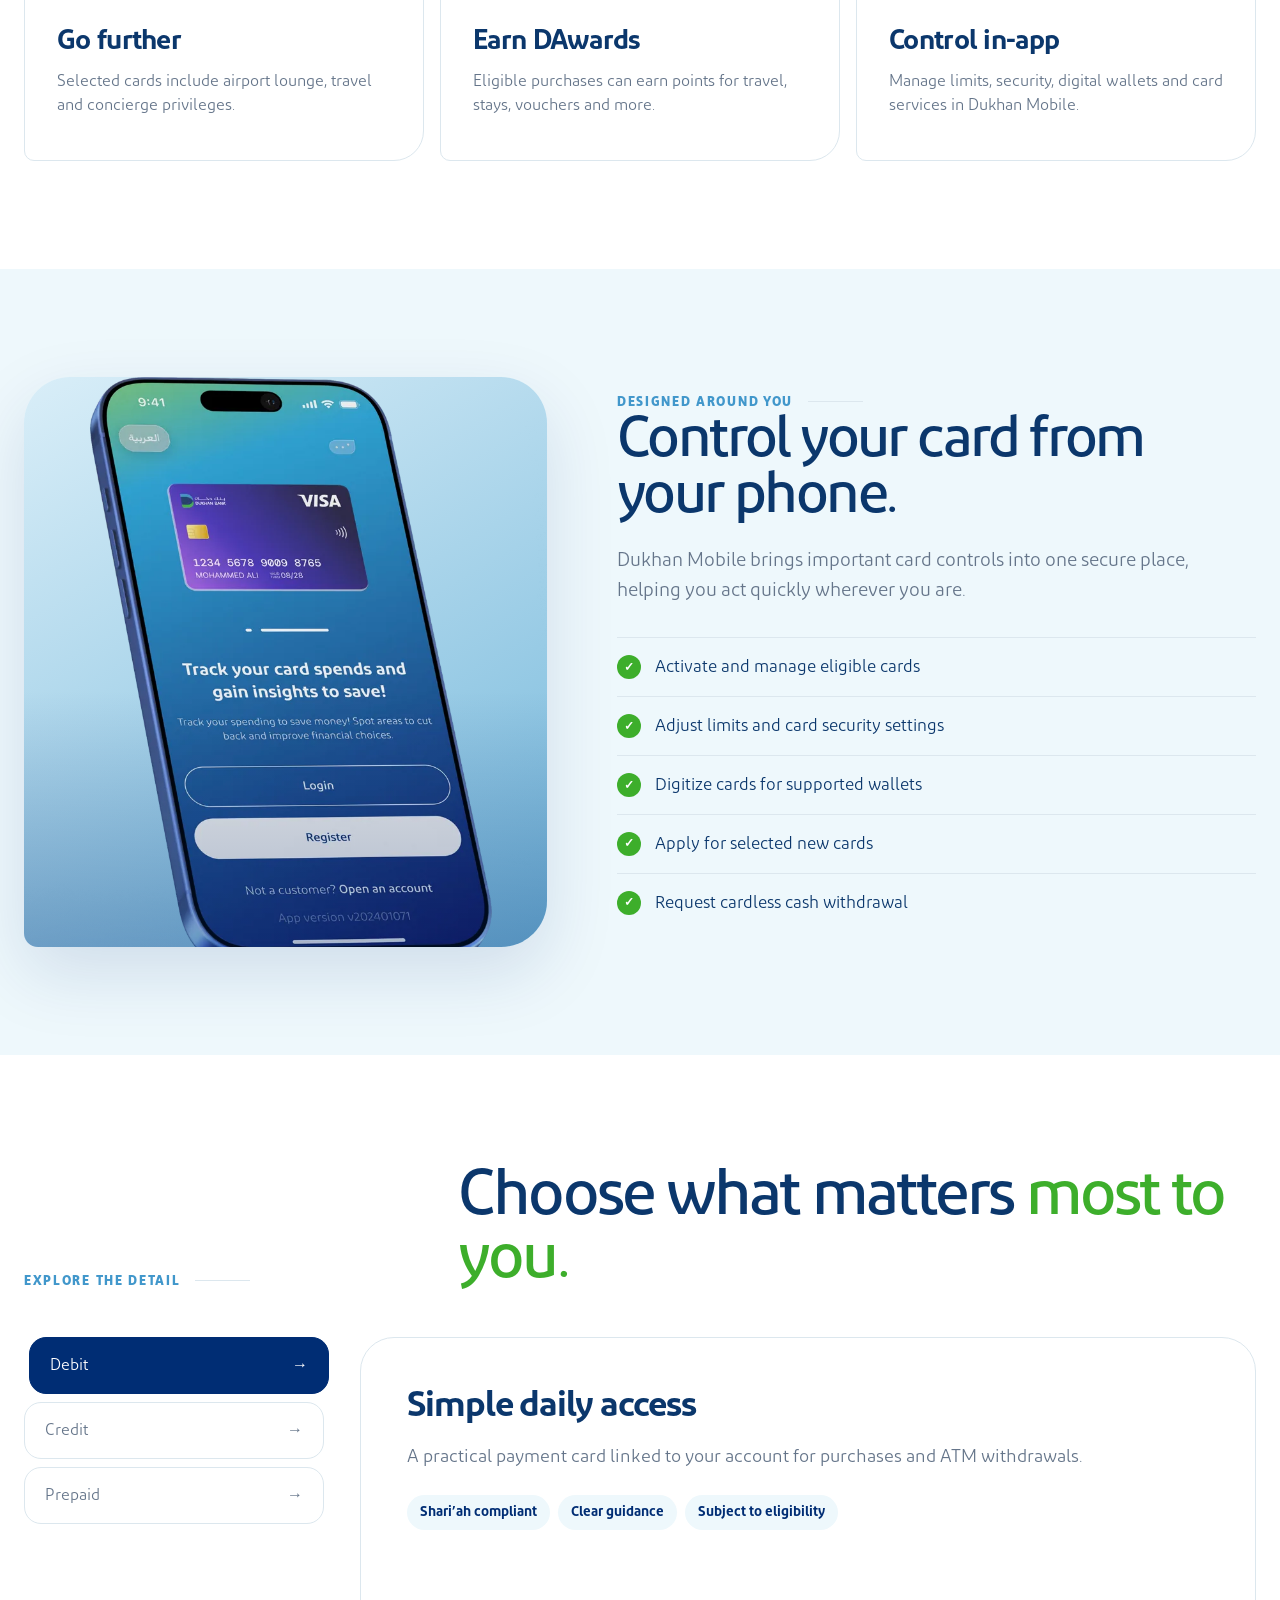
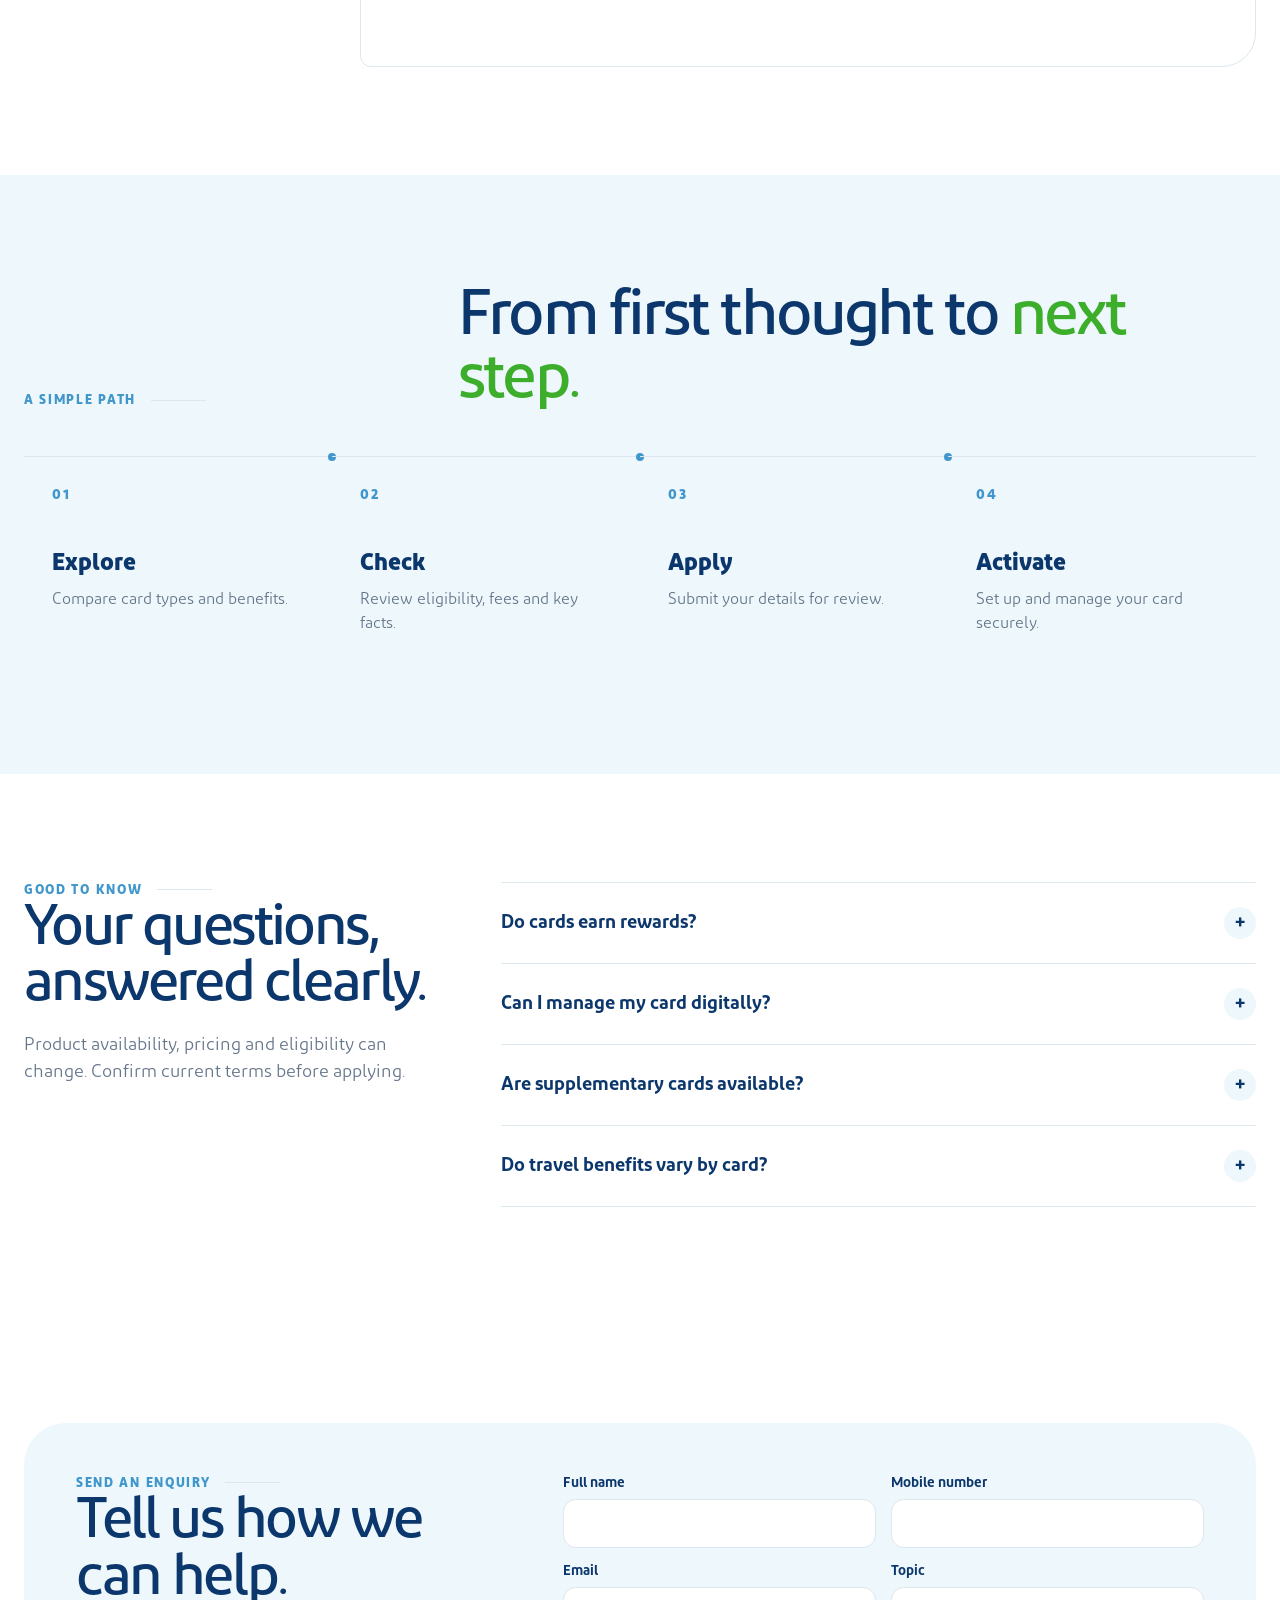
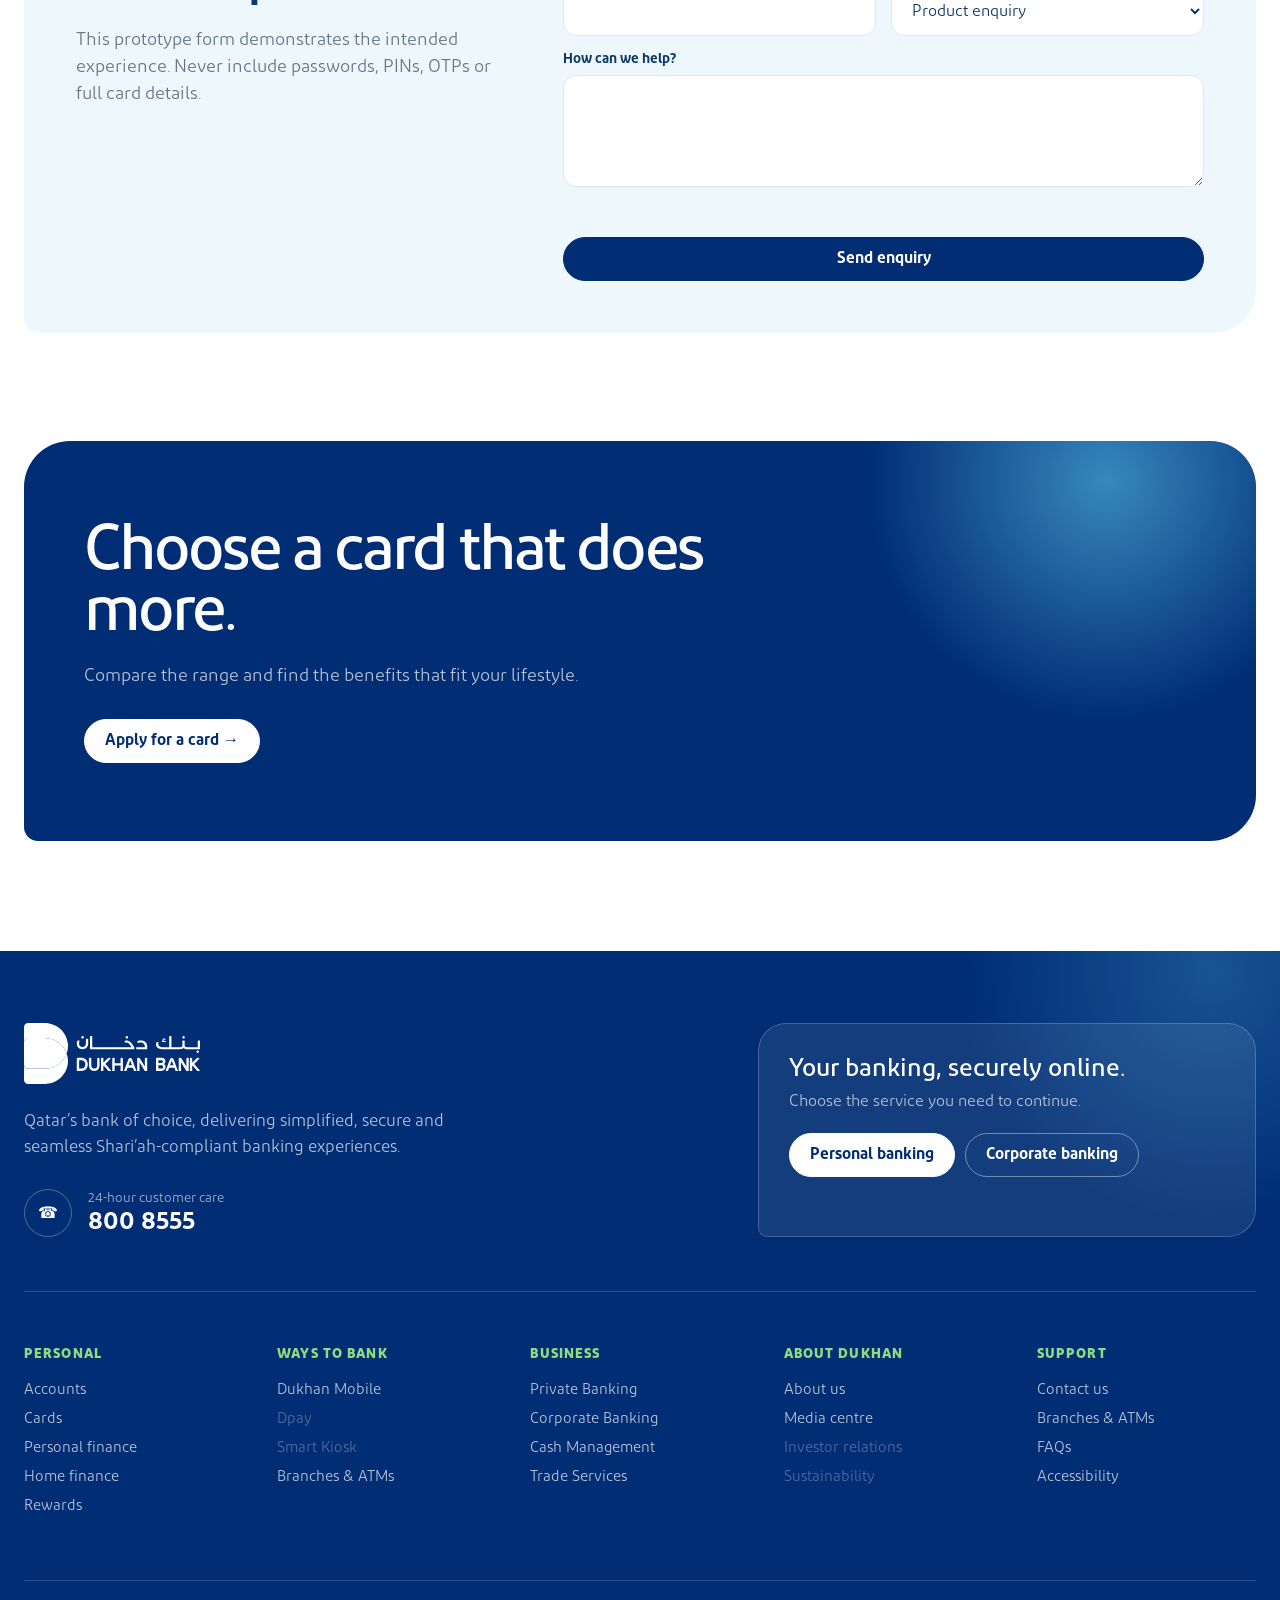
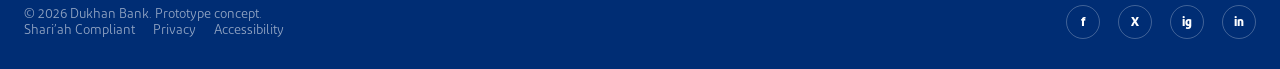
<file: option-2/cards/index.html>
<!doctype html><html lang="en"><head><meta charset="utf-8"><meta name="viewport" content="width=device-width, initial-scale=1"><meta name="description" content="Pay securely, manage spending and unlock travel, lifestyle and DAwards benefits with Dukhan Bank debit, credit and prepaid cards."><title>A card for every way you move. | Dukhan Bank</title><link rel="stylesheet" href="../subpage.css"></head><body><a class="option-home" href="../../" aria-label="Back to design options">←</a><a class="skip" href="#main">Skip to content</a><header class="site-header"><div class="shell header-row"><a class="brand-logo" href="../index.html" aria-label="Dukhan Bank option two home"><img src="../../images/logo.svg" alt="Dukhan Bank"></a><div class="header-links"><a class="utility-link" href="../contact/index.html">Locations</a><a class="utility-link" href="tel:8008555">Call Center</a><a class="utility-link" href="../contact/index.html#apply">Search</a></div><div class="header-actions"><a class="pill secondary small" href="https://omnichannels.dukhanbank.com/" target="_blank" rel="noopener">Personal Online Banking</a><a class="pill small" href="https://wboc.dukhanbank.com/" target="_blank" rel="noopener">Corporate Online Banking</a><span class="utility-link disabled" aria-disabled="true">Eng / Arb</span><button class="menu-toggle" type="button" aria-label="Toggle navigation" aria-expanded="false"><span></span></button></div></div><div class="shell nav-wrap"><nav class="main-nav" aria-label="Primary navigation"><span class="nav-indicator" aria-hidden="true"></span>
  <div class="nav-item "><a class="nav-button" href="../about/index.html">About Us</a><button class="nav-toggle" type="button" aria-label="Toggle About Us submenu" aria-expanded="false">⌄</button><ul class="dropdown"><li><a class="has-next" href="../about/index.html">Overview</a><ul class="dropdown"><li><a class="has-next" href="../about/index.html#story">Who we are</a><ul class="dropdown"><li><a href="../about/index.html#story">Our story</a></li><li><a href="../about/index.html#products">Vision &amp; values</a></li><li><a href="../contact/index.html">Contact us</a></li></ul></li><li><a href="../about/index.html#products">Our purpose</a></li></ul></li><li><a href="../contact/index.html">Help &amp; contact</a></li></ul></div>
  <div class="nav-item active"><a class="nav-button" href="../accounts/index.html">Personal Banking</a><button class="nav-toggle" type="button" aria-label="Toggle Personal Banking submenu" aria-expanded="false">⌄</button><ul class="dropdown"><li><a class="has-next" href="../accounts/index.html">Accounts</a><ul class="dropdown"><li><a href="../accounts/index.html#products">Current account</a></li><li><a href="../accounts/index.html#products">Savings accounts</a></li><li><a href="../accounts/index.html#apply">Open an account</a></li></ul></li><li><a class="has-next" href="../cards/index.html">Cards</a><ul class="dropdown"><li><a href="../cards/index.html#products">Credit cards</a></li><li><a href="../cards/index.html#products">Debit &amp; prepaid</a></li></ul></li><li><a class="has-next" href="../personal-finance/index.html">Financing</a><ul class="dropdown"><li><a href="../personal-finance/index.html">Personal finance</a></li><li><a href="../home-finance/index.html">Home finance</a></li></ul></li><li><a href="../rewards/index.html">DAwards</a></li><li><a href="../mobile-banking/index.html">Dukhan Mobile</a></li></ul></div>
  <div class="nav-item "><a class="nav-button" href="../private-banking/index.html">Private Banking</a><button class="nav-toggle" type="button" aria-label="Toggle Private Banking submenu" aria-expanded="false">⌄</button><ul class="dropdown"><li><a href="../private-banking/index.html#products">Banking services</a></li><li><a href="../private-banking/index.html#benefits">Personalized service</a></li><li><a href="../private-banking/index.html#apply">Get in touch</a></li></ul></div>
  <div class="nav-item "><a class="nav-button" href="../corporate-banking/index.html">Corporate Banking</a><button class="nav-toggle" type="button" aria-label="Toggle Corporate Banking submenu" aria-expanded="false">⌄</button><ul class="dropdown"><li><a class="has-next" href="../corporate-banking/index.html">Solutions</a><ul class="dropdown"><li><a href="../corporate-banking/index.html#products">Accounts &amp; payments</a></li><li><a href="../corporate-banking/index.html#products">Finance &amp; trade</a></li><li><a href="../corporate-banking/index.html#story">Digital banking</a></li></ul></li><li><a href="../contact/index.html">Contact the team</a></li></ul></div>
  <div class="nav-item disabled"><button class="nav-button" type="button" disabled aria-disabled="true">Markets</button></div>
  <div class="nav-item disabled"><button class="nav-button" type="button" disabled aria-disabled="true">Investor Relations</button></div>
  <div class="nav-item disabled"><button class="nav-button" type="button" disabled aria-disabled="true">Sustainability</button></div>
</nav></div></header><main id="main"><div class="shell breadcrumb"><a href="../index.html">Option Two</a><span>›</span><strong>Cards</strong></div><section class="page-hero"><div class="shell hero-panel"><div class="hero-copy"><div class="eyebrow">Personal banking / Cards</div><h1>A card for every<em>way you move.</em></h1><p>Pay securely, manage spending and unlock travel, lifestyle and DAwards benefits with Dukhan Bank debit, credit and prepaid cards.</p><div class="hero-actions"><a class="pill" href="#products">Explore options</a><a class="pill secondary" href="#apply">Talk to us</a></div></div><div class="hero-visual"><img src="../images/cards.webp" alt="Placeholder visual for Personal banking / Cards" width="900" height="1100"><span class="hero-mark">CARDS</span></div></div></section><div class="shell anchor-bar"><div class="anchor-inner"><div class="anchor-links"><a href="#benefits">Benefits</a><a href="#story">Overview</a><a href="#products">Explore</a><a href="#how">How it works</a><a href="#faqs">FAQs</a></div><a class="pill small" href="#apply">Get started</a></div></div>
<section class="section" id="benefits"><div class="shell"><div class="section-head reveal"><div class="section-kicker">Card collection</div><h2>Everyday ease. <span>Exceptional access.</span></h2></div><div class="benefit-grid"><article class="benefit-card reveal"><span class="benefit-number">Debit</span><h3>Everyday access</h3><p>Pay and withdraw directly from your eligible Dukhan Bank account.</p></article><article class="benefit-card reveal"><span class="benefit-number">Credit</span><h3>Flexible spending</h3><p>Choose from Platinum, Signature, World and Infinite propositions.</p></article><article class="benefit-card reveal"><span class="benefit-number">Prepaid</span><h3>Spend with control</h3><p>Load funds in advance for clear, convenient payment control.</p></article><article class="benefit-card reveal"><span class="benefit-number">Travel</span><h3>Go further</h3><p>Selected cards include airport lounge, travel and concierge privileges.</p></article><article class="benefit-card reveal"><span class="benefit-number">Rewards</span><h3>Earn DAwards</h3><p>Eligible purchases can earn points for travel, stays, vouchers and more.</p></article><article class="benefit-card reveal"><span class="benefit-number">Secure</span><h3>Control in-app</h3><p>Manage limits, security, digital wallets and card services in Dukhan Mobile.</p></article></div></div></section>
<section class="section soft" id="story"><div class="shell split"><div class="media-card reveal"><img src="../images/cards.webp" alt="Placeholder product experience" loading="lazy"></div><div class="split-copy reveal"><div class="section-kicker">Designed around you</div><h2>Control your card from your phone.</h2><p>Dukhan Mobile brings important card controls into one secure place, helping you act quickly wherever you are.</p><ul class="check-list"><li>Activate and manage eligible cards</li><li>Adjust limits and card security settings</li><li>Digitize cards for supported wallets</li><li>Apply for selected new cards</li><li>Request cardless cash withdrawal</li></ul></div></div></section>
<section class="section" id="products"><div class="shell"><div class="section-head reveal"><div class="section-kicker">Explore the detail</div><h2>Choose what matters <span>most to you.</span></h2></div><div class="tabs reveal" data-tabs><div class="tab-list" role="tablist"><button class="tab-button active" type="button" role="tab" aria-selected="true">Debit</button><button class="tab-button " type="button" role="tab" aria-selected="false">Credit</button><button class="tab-button " type="button" role="tab" aria-selected="false">Prepaid</button></div><div><article class="tab-panel active" role="tabpanel"><h3>Simple daily access</h3><p>A practical payment card linked to your account for purchases and ATM withdrawals.</p><div class="tag-row"><span class="tag">Shari’ah compliant</span><span class="tag">Clear guidance</span><span class="tag">Subject to eligibility</span></div></article><article class="tab-panel " role="tabpanel"><h3>Benefits that fit</h3><p>Compare limits, rewards, travel access and lifestyle features across the credit card range.</p><div class="tag-row"><span class="tag">Shari’ah compliant</span><span class="tag">Clear guidance</span><span class="tag">Subject to eligibility</span></div></article><article class="tab-panel " role="tabpanel"><h3>Flexible control</h3><p>Load a set amount and use it for purchases without drawing directly from your account balance.</p><div class="tag-row"><span class="tag">Shari’ah compliant</span><span class="tag">Clear guidance</span><span class="tag">Subject to eligibility</span></div></article></div></div></div></section>
<section class="section soft" id="how"><div class="shell"><div class="section-head reveal"><div class="section-kicker">A simple path</div><h2>From first thought to <span>next step.</span></h2></div><div class="process-grid"><article class="process-card reveal"><h3>Explore</h3><p>Compare card types and benefits.</p></article><article class="process-card reveal"><h3>Check</h3><p>Review eligibility, fees and key facts.</p></article><article class="process-card reveal"><h3>Apply</h3><p>Submit your details for review.</p></article><article class="process-card reveal"><h3>Activate</h3><p>Set up and manage your card securely.</p></article></div></div></section>
<section class="section" id="faqs"><div class="shell faq-layout"><div class="faq-copy reveal"><div class="section-kicker">Good to know</div><h2>Your questions, answered clearly.</h2><p>Product availability, pricing and eligibility can change. Confirm current terms before applying.</p></div><div class="accordion reveal"><article class="faq-item"><button class="faq-question" type="button" aria-expanded="false">Do cards earn rewards?</button><div class="faq-answer"><p>Eligible Dukhan Bank cards can earn DAwards according to the current card earn schedule and programme terms.</p></div></article><article class="faq-item"><button class="faq-question" type="button" aria-expanded="false">Can I manage my card digitally?</button><div class="faq-answer"><p>Yes. Dukhan Mobile supports a range of card controls, security settings and wallet services.</p></div></article><article class="faq-item"><button class="faq-question" type="button" aria-expanded="false">Are supplementary cards available?</button><div class="faq-answer"><p>Selected credit cards include supplementary card options. Fees and eligibility depend on the card.</p></div></article><article class="faq-item"><button class="faq-question" type="button" aria-expanded="false">Do travel benefits vary by card?</button><div class="faq-answer"><p>Yes. Lounge visits, insurance, concierge and other privileges vary by card tier and current programme terms.</p></div></article></div></div></section>
<section class="section" id="apply"><div class="shell form-panel reveal"><div class="form-copy"><div class="section-kicker">Send an enquiry</div><h2>Tell us how we can help.</h2><p>This prototype form demonstrates the intended experience. Never include passwords, PINs, OTPs or full card details.</p></div><form class="form-grid demo-form"><div class="field"><label for="name">Full name</label><input id="name" name="name" autocomplete="name" required></div><div class="field"><label for="mobile">Mobile number</label><input id="mobile" name="mobile" type="tel" autocomplete="tel" required></div><div class="field"><label for="email">Email</label><input id="email" name="email" type="email" autocomplete="email" required></div><div class="field"><label for="topic">Topic</label><select id="topic" name="topic"><option>Product enquiry</option><option>Service support</option><option>Feedback</option><option>Branch appointment</option></select></div><div class="field full"><label for="message">How can we help?</label><textarea id="message" name="message" required></textarea></div><div class="form-status" role="status"></div><div class="field full"><button class="pill" type="submit">Send enquiry</button></div></form></div></section><section class="cta"><div class="shell cta-panel reveal"><h2>Choose a card that does more.</h2><p>Compare the range and find the benefits that fit your lifestyle.</p><a class="pill" href="#apply">Apply for a card →</a></div></section></main><footer><div class="shell footer-top"><div class="footer-brand"><a class="brand-logo" href="../index.html"><img src="../../images/logo.svg" alt="Dukhan Bank"></a><p>Qatar’s bank of choice, delivering simplified, secure and seamless Shari’ah-compliant banking experiences.</p><div class="care"><span class="care-icon">☎</span><div><small>24-hour customer care</small><a href="tel:8008555">800 8555</a></div></div></div><div class="login-panel"><h3>Your banking, securely online.</h3><p>Choose the service you need to continue.</p><div class="login-actions"><a class="pill" href="https://omnichannels.dukhanbank.com/" target="_blank" rel="noopener">Personal banking</a><a class="pill secondary" href="https://wboc.dukhanbank.com/" target="_blank" rel="noopener">Corporate banking</a></div></div></div><div class="shell footer-directory"><div class="footer-col"><h4>Personal</h4><a href="../accounts/index.html">Accounts</a><a href="../cards/index.html">Cards</a><a href="../personal-finance/index.html">Personal finance</a><a href="../home-finance/index.html">Home finance</a><a href="../rewards/index.html">Rewards</a></div><div class="footer-col"><h4>Ways to bank</h4><a href="../mobile-banking/index.html">Dukhan Mobile</a><span class="disabled-link" aria-disabled="true">Dpay</span><span class="disabled-link" aria-disabled="true">Smart Kiosk</span><a href="../contact/index.html">Branches &amp; ATMs</a></div><div class="footer-col"><h4>Business</h4><a href="../private-banking/index.html">Private Banking</a><a href="../corporate-banking/index.html">Corporate Banking</a><a href="../corporate-banking/index.html#products">Cash Management</a><a href="../corporate-banking/index.html#products">Trade Services</a></div><div class="footer-col"><h4>About Dukhan</h4><a href="../about/index.html">About us</a><a href="https://www.dukhanbank.com/media-center" target="_blank" rel="noopener">Media centre</a><span class="disabled-link" aria-disabled="true">Investor relations</span><span class="disabled-link" aria-disabled="true">Sustainability</span></div><div class="footer-col"><h4>Support</h4><a href="../contact/index.html">Contact us</a><a href="../contact/index.html">Branches &amp; ATMs</a><a href="https://www.dukhanbank.com/useful-tools/faqs" target="_blank" rel="noopener">FAQs</a><a href="https://www.dukhanbank.com/information/accessibility" target="_blank" rel="noopener">Accessibility</a></div></div><div class="shell footer-bottom"><div><span>© 2026 Dukhan Bank. Prototype concept.</span><div class="legal-links"><span>Shari’ah Compliant</span><a href="https://www.dukhanbank.com/information/privacy" target="_blank" rel="noopener">Privacy</a><a href="https://www.dukhanbank.com/information/accessibility" target="_blank" rel="noopener">Accessibility</a></div></div><div class="social-links"><a href="https://www.facebook.com/DukhanBank" aria-label="Facebook">f</a><a href="https://twitter.com/dukhanbank" aria-label="X">X</a><a href="https://instagram.com/dukhanbank" aria-label="Instagram">ig</a><a href="https://www.linkedin.com/company/dukhan-bank" aria-label="LinkedIn">in</a></div></div></footer><script src="../subpage.js"></script></body></html>
</file>
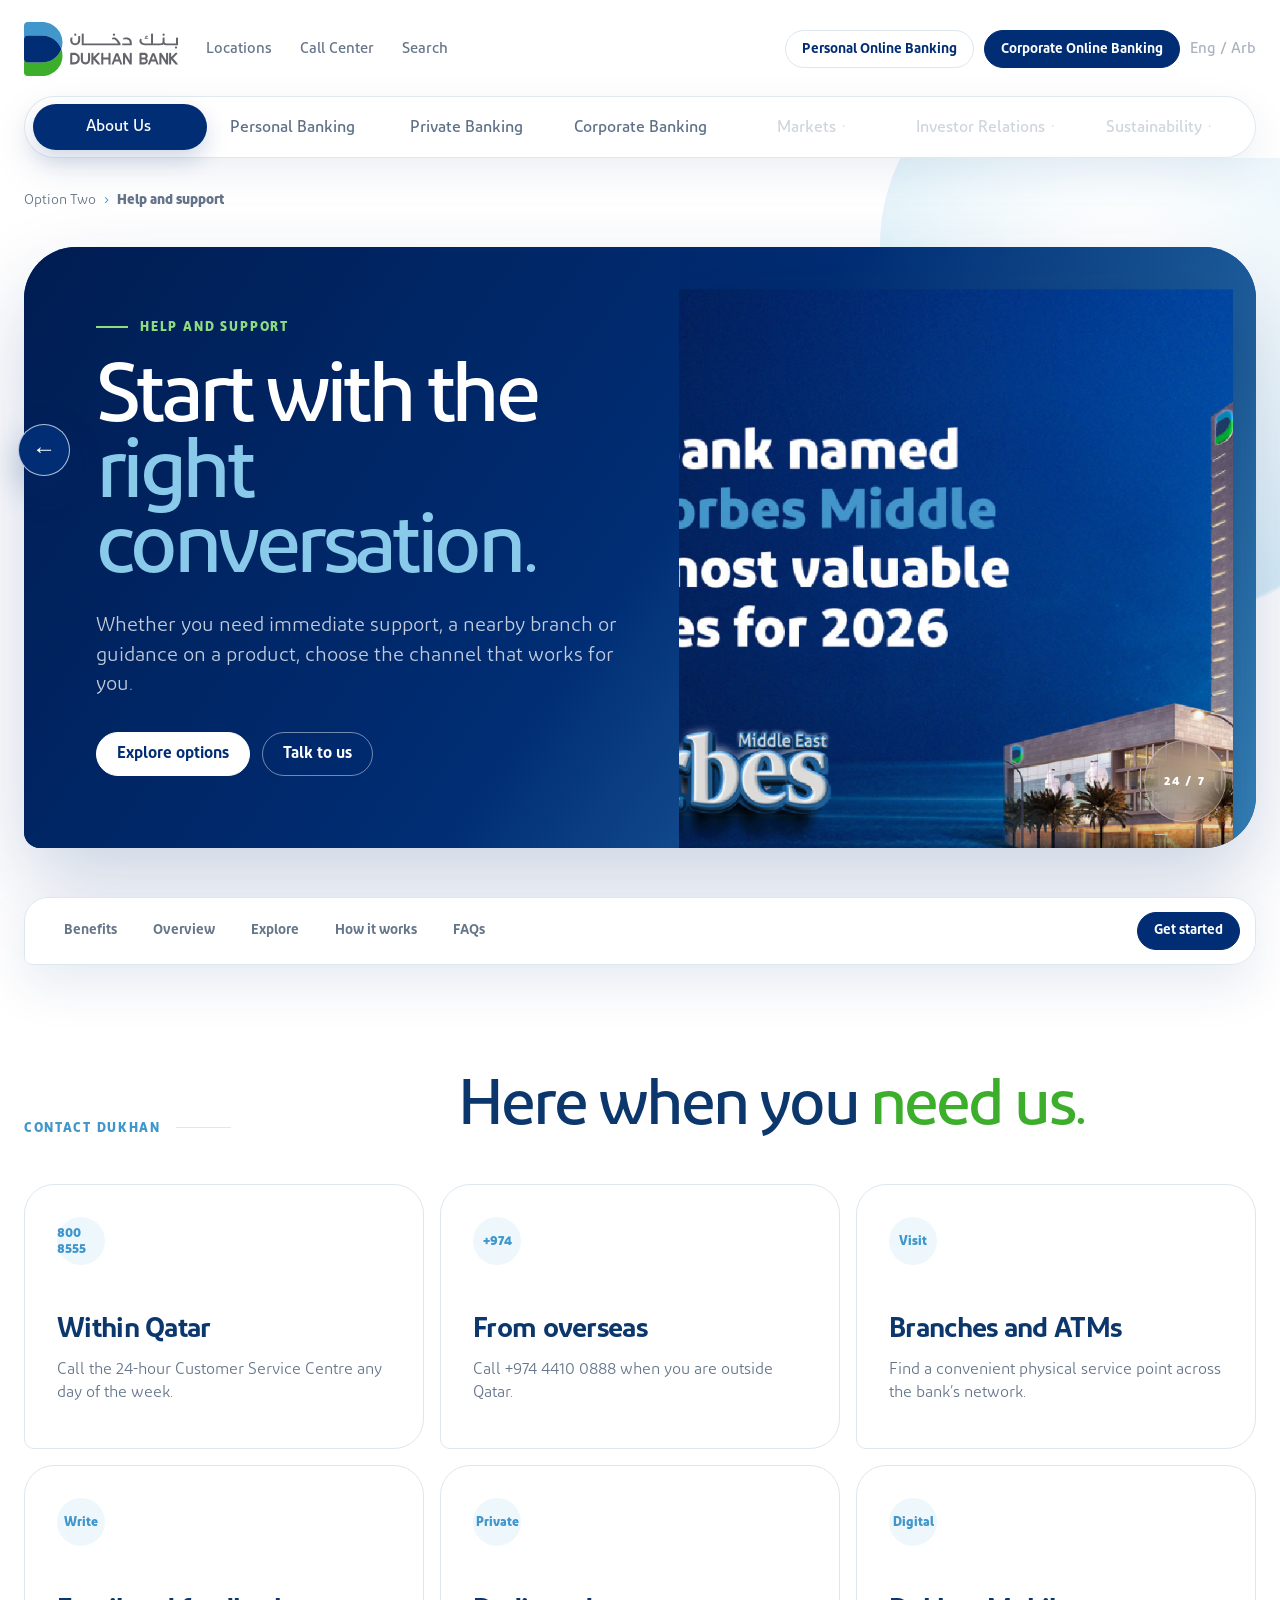
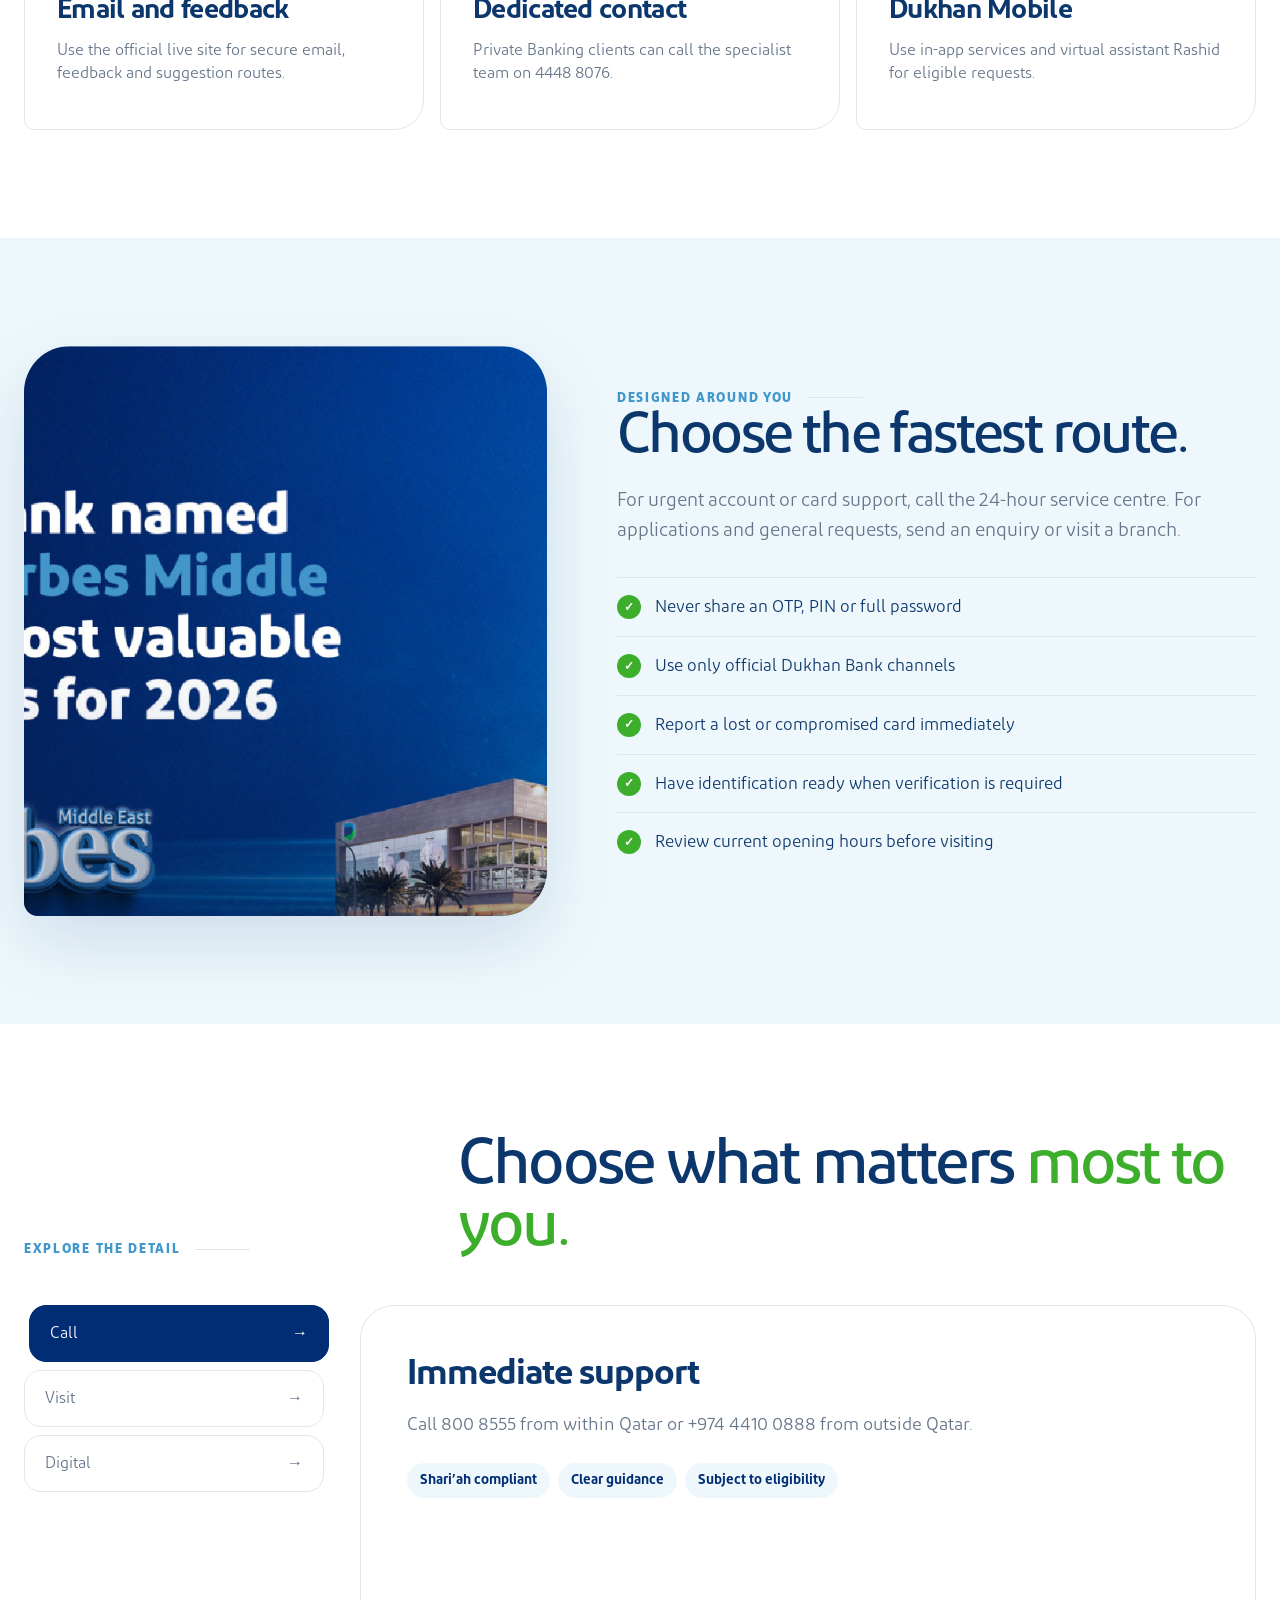
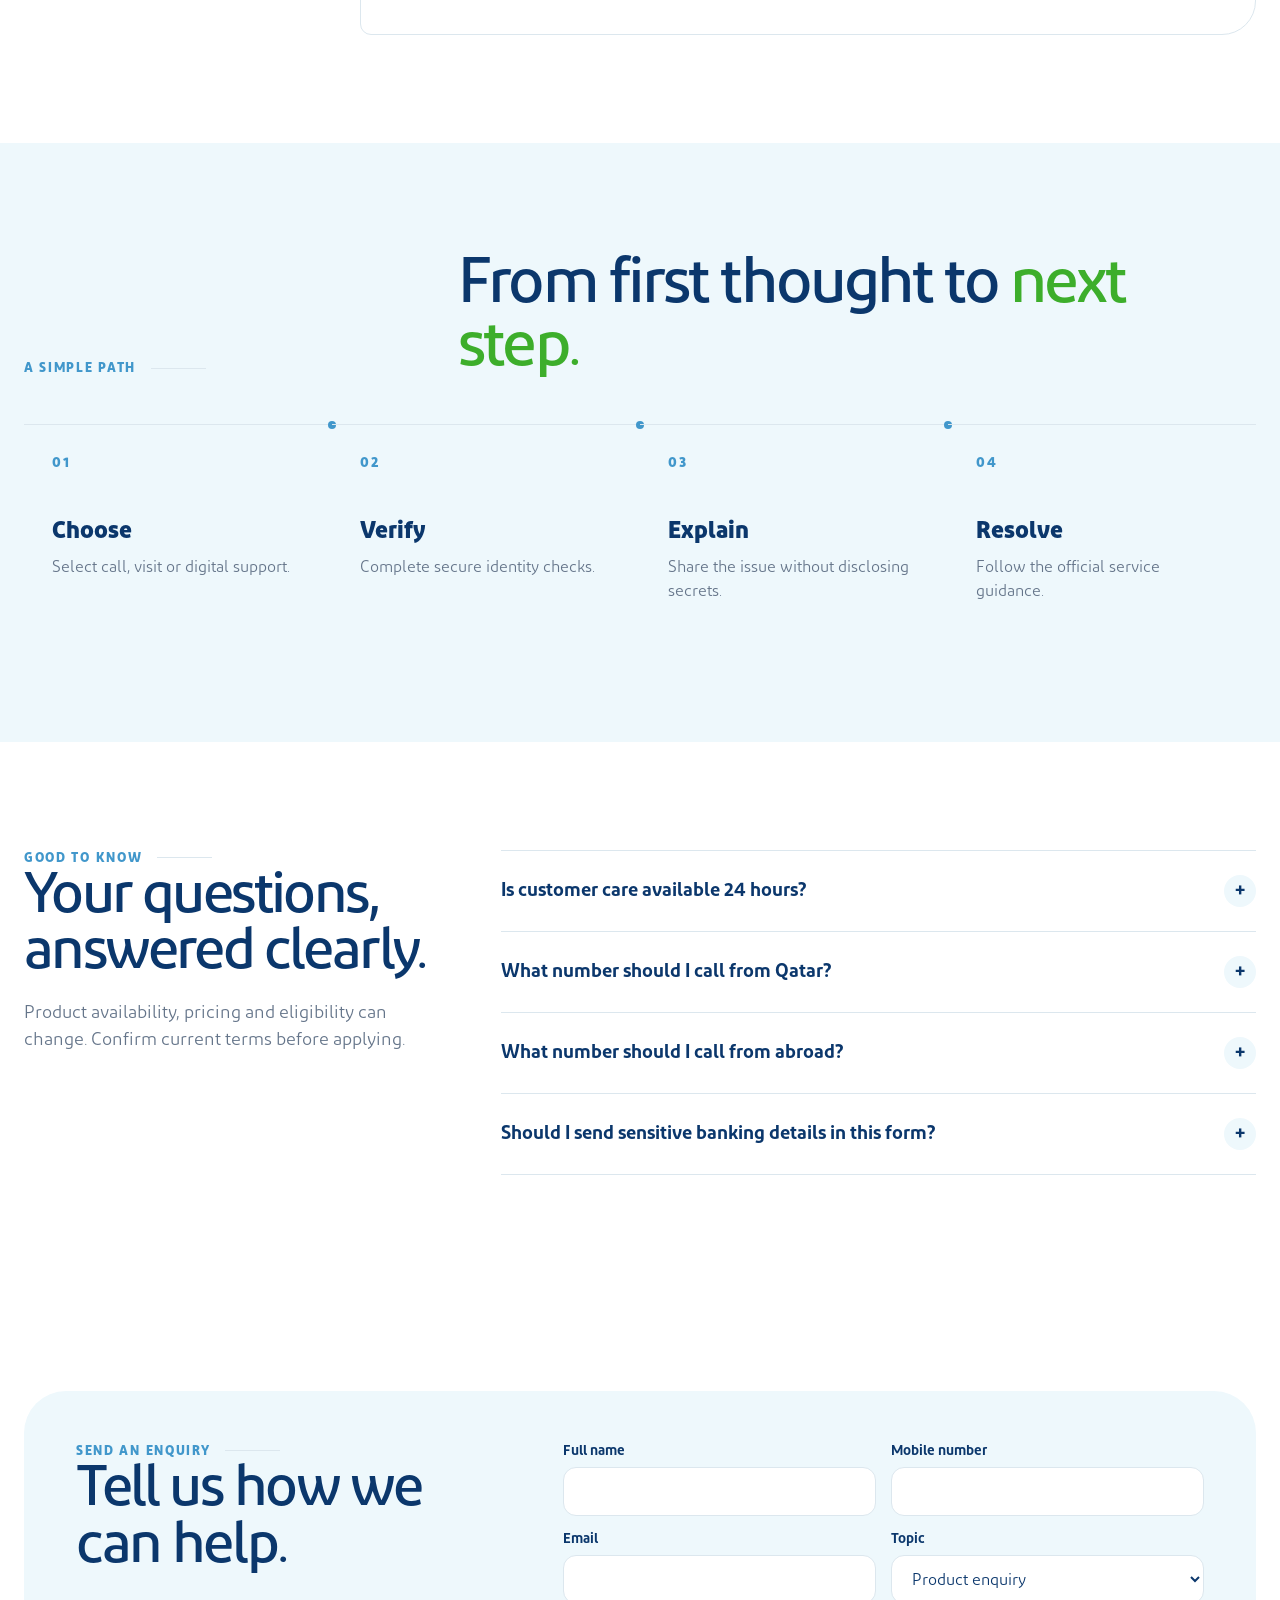
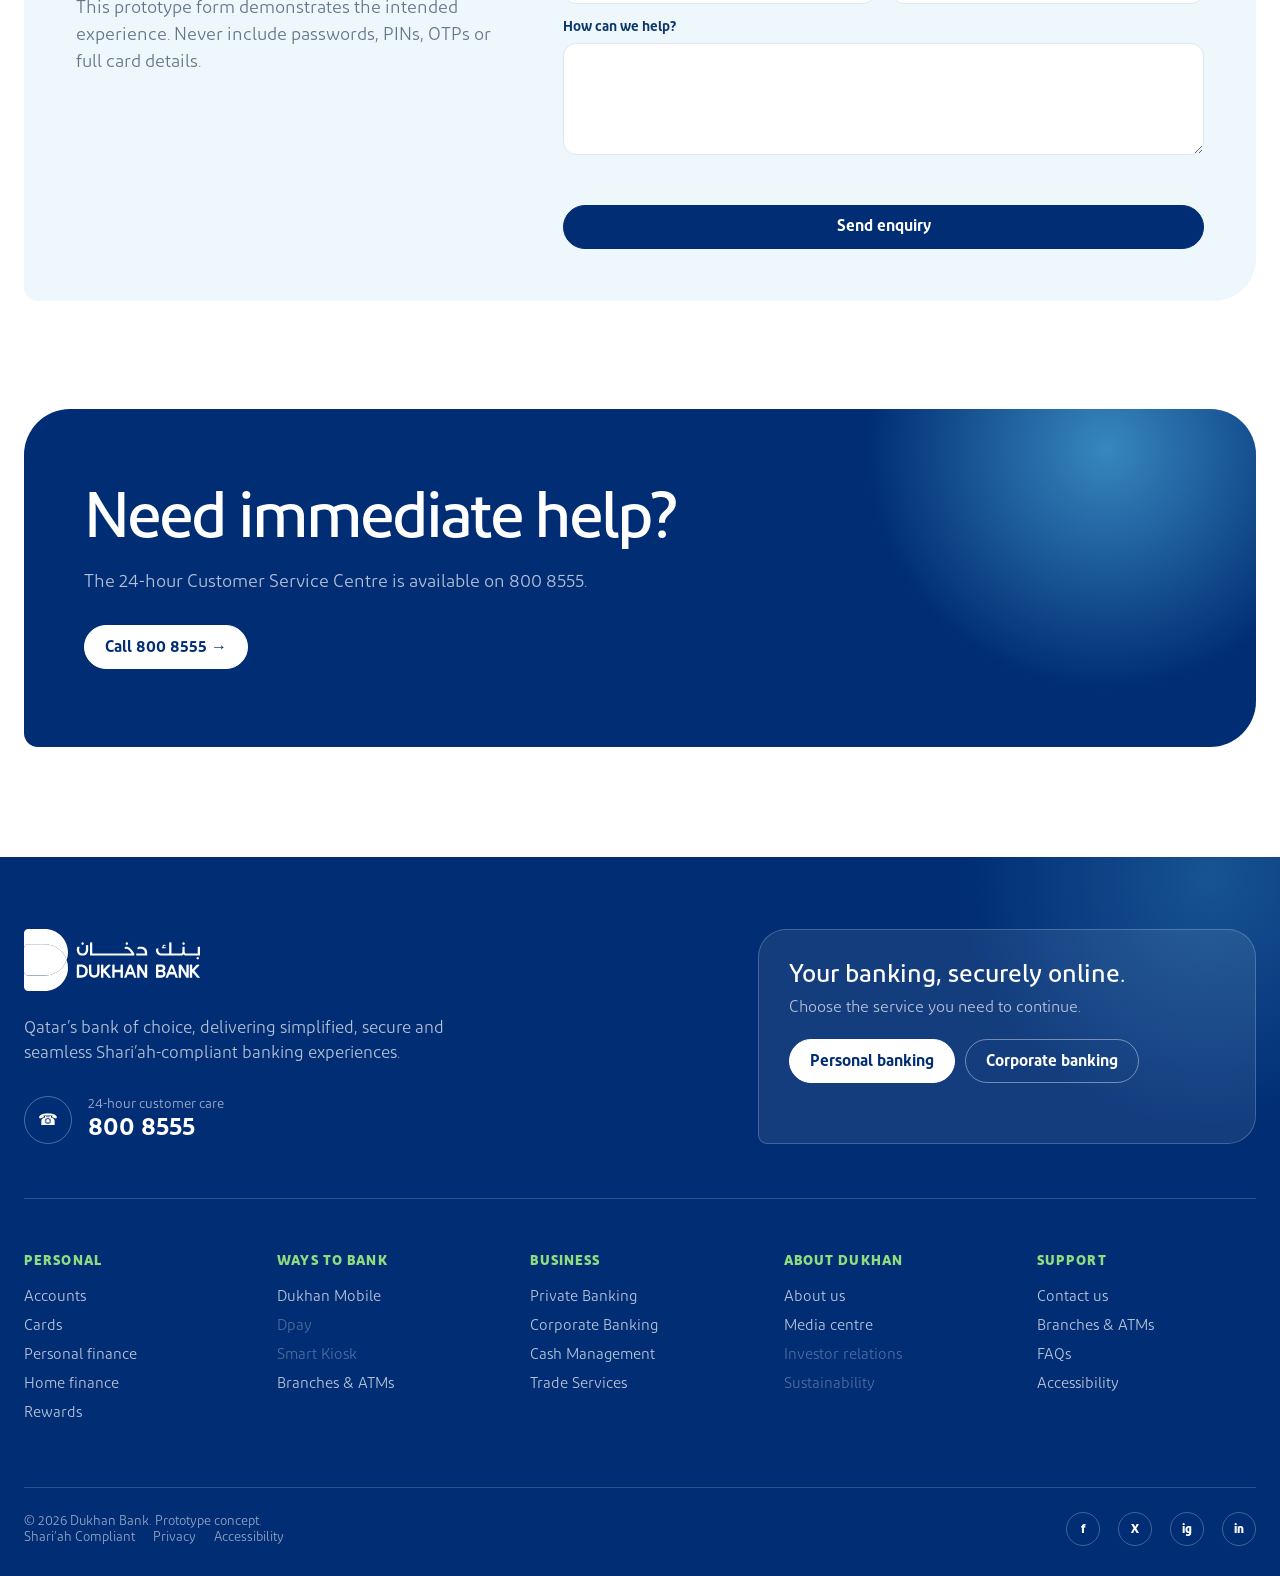
<file: option-2/contact/index.html>
<!doctype html><html lang="en"><head><meta charset="utf-8"><meta name="viewport" content="width=device-width, initial-scale=1"><meta name="description" content="Whether you need immediate support, a nearby branch or guidance on a product, choose the channel that works for you."><title>Start with the right conversation. | Dukhan Bank</title><link rel="stylesheet" href="../subpage.css"></head><body><a class="option-home" href="../../" aria-label="Back to design options">←</a><a class="skip" href="#main">Skip to content</a><header class="site-header"><div class="shell header-row"><a class="brand-logo" href="../index.html" aria-label="Dukhan Bank option two home"><img src="../../images/logo.svg" alt="Dukhan Bank"></a><div class="header-links"><a class="utility-link" href="../contact/index.html">Locations</a><a class="utility-link" href="tel:8008555">Call Center</a><a class="utility-link" href="../contact/index.html#apply">Search</a></div><div class="header-actions"><a class="pill secondary small" href="https://omnichannels.dukhanbank.com/" target="_blank" rel="noopener">Personal Online Banking</a><a class="pill small" href="https://wboc.dukhanbank.com/" target="_blank" rel="noopener">Corporate Online Banking</a><span class="utility-link disabled" aria-disabled="true">Eng / Arb</span><button class="menu-toggle" type="button" aria-label="Toggle navigation" aria-expanded="false"><span></span></button></div></div><div class="shell nav-wrap"><nav class="main-nav" aria-label="Primary navigation"><span class="nav-indicator" aria-hidden="true"></span>
  <div class="nav-item active"><a class="nav-button" href="../about/index.html">About Us</a><button class="nav-toggle" type="button" aria-label="Toggle About Us submenu" aria-expanded="false">⌄</button><ul class="dropdown"><li><a class="has-next" href="../about/index.html">Overview</a><ul class="dropdown"><li><a class="has-next" href="../about/index.html#story">Who we are</a><ul class="dropdown"><li><a href="../about/index.html#story">Our story</a></li><li><a href="../about/index.html#products">Vision &amp; values</a></li><li><a href="../contact/index.html">Contact us</a></li></ul></li><li><a href="../about/index.html#products">Our purpose</a></li></ul></li><li><a href="../contact/index.html">Help &amp; contact</a></li></ul></div>
  <div class="nav-item "><a class="nav-button" href="../accounts/index.html">Personal Banking</a><button class="nav-toggle" type="button" aria-label="Toggle Personal Banking submenu" aria-expanded="false">⌄</button><ul class="dropdown"><li><a class="has-next" href="../accounts/index.html">Accounts</a><ul class="dropdown"><li><a href="../accounts/index.html#products">Current account</a></li><li><a href="../accounts/index.html#products">Savings accounts</a></li><li><a href="../accounts/index.html#apply">Open an account</a></li></ul></li><li><a class="has-next" href="../cards/index.html">Cards</a><ul class="dropdown"><li><a href="../cards/index.html#products">Credit cards</a></li><li><a href="../cards/index.html#products">Debit &amp; prepaid</a></li></ul></li><li><a class="has-next" href="../personal-finance/index.html">Financing</a><ul class="dropdown"><li><a href="../personal-finance/index.html">Personal finance</a></li><li><a href="../home-finance/index.html">Home finance</a></li></ul></li><li><a href="../rewards/index.html">DAwards</a></li><li><a href="../mobile-banking/index.html">Dukhan Mobile</a></li></ul></div>
  <div class="nav-item "><a class="nav-button" href="../private-banking/index.html">Private Banking</a><button class="nav-toggle" type="button" aria-label="Toggle Private Banking submenu" aria-expanded="false">⌄</button><ul class="dropdown"><li><a href="../private-banking/index.html#products">Banking services</a></li><li><a href="../private-banking/index.html#benefits">Personalized service</a></li><li><a href="../private-banking/index.html#apply">Get in touch</a></li></ul></div>
  <div class="nav-item "><a class="nav-button" href="../corporate-banking/index.html">Corporate Banking</a><button class="nav-toggle" type="button" aria-label="Toggle Corporate Banking submenu" aria-expanded="false">⌄</button><ul class="dropdown"><li><a class="has-next" href="../corporate-banking/index.html">Solutions</a><ul class="dropdown"><li><a href="../corporate-banking/index.html#products">Accounts &amp; payments</a></li><li><a href="../corporate-banking/index.html#products">Finance &amp; trade</a></li><li><a href="../corporate-banking/index.html#story">Digital banking</a></li></ul></li><li><a href="../contact/index.html">Contact the team</a></li></ul></div>
  <div class="nav-item disabled"><button class="nav-button" type="button" disabled aria-disabled="true">Markets</button></div>
  <div class="nav-item disabled"><button class="nav-button" type="button" disabled aria-disabled="true">Investor Relations</button></div>
  <div class="nav-item disabled"><button class="nav-button" type="button" disabled aria-disabled="true">Sustainability</button></div>
</nav></div></header><main id="main"><div class="shell breadcrumb"><a href="../index.html">Option Two</a><span>›</span><strong>Help and support</strong></div><section class="page-hero"><div class="shell hero-panel"><div class="hero-copy"><div class="eyebrow">Help and support</div><h1>Start with the<em>right conversation.</em></h1><p>Whether you need immediate support, a nearby branch or guidance on a product, choose the channel that works for you.</p><div class="hero-actions"><a class="pill" href="#products">Explore options</a><a class="pill secondary" href="#apply">Talk to us</a></div></div><div class="hero-visual"><img src="../../images/mainbanner.png" alt="Placeholder visual for Help and support" width="900" height="1100"><span class="hero-mark">24 / 7</span></div></div></section><div class="shell anchor-bar"><div class="anchor-inner"><div class="anchor-links"><a href="#benefits">Benefits</a><a href="#story">Overview</a><a href="#products">Explore</a><a href="#how">How it works</a><a href="#faqs">FAQs</a></div><a class="pill small" href="#apply">Get started</a></div></div>
<section class="section" id="benefits"><div class="shell"><div class="section-head reveal"><div class="section-kicker">Contact Dukhan</div><h2>Here when you <span>need us.</span></h2></div><div class="benefit-grid"><article class="benefit-card reveal"><span class="benefit-number">800 8555</span><h3>Within Qatar</h3><p>Call the 24-hour Customer Service Centre any day of the week.</p></article><article class="benefit-card reveal"><span class="benefit-number">+974</span><h3>From overseas</h3><p>Call +974 4410 0888 when you are outside Qatar.</p></article><article class="benefit-card reveal"><span class="benefit-number">Visit</span><h3>Branches and ATMs</h3><p>Find a convenient physical service point across the bank’s network.</p></article><article class="benefit-card reveal"><span class="benefit-number">Write</span><h3>Email and feedback</h3><p>Use the official live site for secure email, feedback and suggestion routes.</p></article><article class="benefit-card reveal"><span class="benefit-number">Private</span><h3>Dedicated contact</h3><p>Private Banking clients can call the specialist team on 4448 8076.</p></article><article class="benefit-card reveal"><span class="benefit-number">Digital</span><h3>Dukhan Mobile</h3><p>Use in-app services and virtual assistant Rashid for eligible requests.</p></article></div></div></section>
<section class="section soft" id="story"><div class="shell split"><div class="media-card reveal"><img src="../../images/mainbanner.png" alt="Placeholder product experience" loading="lazy"></div><div class="split-copy reveal"><div class="section-kicker">Designed around you</div><h2>Choose the fastest route.</h2><p>For urgent account or card support, call the 24-hour service centre. For applications and general requests, send an enquiry or visit a branch.</p><ul class="check-list"><li>Never share an OTP, PIN or full password</li><li>Use only official Dukhan Bank channels</li><li>Report a lost or compromised card immediately</li><li>Have identification ready when verification is required</li><li>Review current opening hours before visiting</li></ul></div></div></section>
<section class="section" id="products"><div class="shell"><div class="section-head reveal"><div class="section-kicker">Explore the detail</div><h2>Choose what matters <span>most to you.</span></h2></div><div class="tabs reveal" data-tabs><div class="tab-list" role="tablist"><button class="tab-button active" type="button" role="tab" aria-selected="true">Call</button><button class="tab-button " type="button" role="tab" aria-selected="false">Visit</button><button class="tab-button " type="button" role="tab" aria-selected="false">Digital</button></div><div><article class="tab-panel active" role="tabpanel"><h3>Immediate support</h3><p>Call 800 8555 from within Qatar or +974 4410 0888 from outside Qatar.</p><div class="tag-row"><span class="tag">Shari’ah compliant</span><span class="tag">Clear guidance</span><span class="tag">Subject to eligibility</span></div></article><article class="tab-panel " role="tabpanel"><h3>Face-to-face service</h3><p>Use the live branch and ATM locator to find a convenient location and current hours.</p><div class="tag-row"><span class="tag">Shari’ah compliant</span><span class="tag">Clear guidance</span><span class="tag">Subject to eligibility</span></div></article><article class="tab-panel " role="tabpanel"><h3>Self-service options</h3><p>Manage many everyday requests through Dukhan Mobile and official online banking.</p><div class="tag-row"><span class="tag">Shari’ah compliant</span><span class="tag">Clear guidance</span><span class="tag">Subject to eligibility</span></div></article></div></div></div></section>
<section class="section soft" id="how"><div class="shell"><div class="section-head reveal"><div class="section-kicker">A simple path</div><h2>From first thought to <span>next step.</span></h2></div><div class="process-grid"><article class="process-card reveal"><h3>Choose</h3><p>Select call, visit or digital support.</p></article><article class="process-card reveal"><h3>Verify</h3><p>Complete secure identity checks.</p></article><article class="process-card reveal"><h3>Explain</h3><p>Share the issue without disclosing secrets.</p></article><article class="process-card reveal"><h3>Resolve</h3><p>Follow the official service guidance.</p></article></div></div></section>
<section class="section" id="faqs"><div class="shell faq-layout"><div class="faq-copy reveal"><div class="section-kicker">Good to know</div><h2>Your questions, answered clearly.</h2><p>Product availability, pricing and eligibility can change. Confirm current terms before applying.</p></div><div class="accordion reveal"><article class="faq-item"><button class="faq-question" type="button" aria-expanded="false">Is customer care available 24 hours?</button><div class="faq-answer"><p>Yes. The official contact page states customer care is available 24 hours a day, seven days a week.</p></div></article><article class="faq-item"><button class="faq-question" type="button" aria-expanded="false">What number should I call from Qatar?</button><div class="faq-answer"><p>Call 800 8555.</p></div></article><article class="faq-item"><button class="faq-question" type="button" aria-expanded="false">What number should I call from abroad?</button><div class="faq-answer"><p>Call +974 4410 0888.</p></div></article><article class="faq-item"><button class="faq-question" type="button" aria-expanded="false">Should I send sensitive banking details in this form?</button><div class="faq-answer"><p>No. Never send PINs, passwords, OTPs or full card details through a general enquiry form.</p></div></article></div></div></section>
<section class="section" id="apply"><div class="shell form-panel reveal"><div class="form-copy"><div class="section-kicker">Send an enquiry</div><h2>Tell us how we can help.</h2><p>This prototype form demonstrates the intended experience. Never include passwords, PINs, OTPs or full card details.</p></div><form class="form-grid demo-form"><div class="field"><label for="name">Full name</label><input id="name" name="name" autocomplete="name" required></div><div class="field"><label for="mobile">Mobile number</label><input id="mobile" name="mobile" type="tel" autocomplete="tel" required></div><div class="field"><label for="email">Email</label><input id="email" name="email" type="email" autocomplete="email" required></div><div class="field"><label for="topic">Topic</label><select id="topic" name="topic"><option>Product enquiry</option><option>Service support</option><option>Feedback</option><option>Branch appointment</option></select></div><div class="field full"><label for="message">How can we help?</label><textarea id="message" name="message" required></textarea></div><div class="form-status" role="status"></div><div class="field full"><button class="pill" type="submit">Send enquiry</button></div></form></div></section><section class="cta"><div class="shell cta-panel reveal"><h2>Need immediate help?</h2><p>The 24-hour Customer Service Centre is available on 800 8555.</p><a class="pill" href="tel:8008555">Call 800 8555 →</a></div></section></main><footer><div class="shell footer-top"><div class="footer-brand"><a class="brand-logo" href="../index.html"><img src="../../images/logo.svg" alt="Dukhan Bank"></a><p>Qatar’s bank of choice, delivering simplified, secure and seamless Shari’ah-compliant banking experiences.</p><div class="care"><span class="care-icon">☎</span><div><small>24-hour customer care</small><a href="tel:8008555">800 8555</a></div></div></div><div class="login-panel"><h3>Your banking, securely online.</h3><p>Choose the service you need to continue.</p><div class="login-actions"><a class="pill" href="https://omnichannels.dukhanbank.com/" target="_blank" rel="noopener">Personal banking</a><a class="pill secondary" href="https://wboc.dukhanbank.com/" target="_blank" rel="noopener">Corporate banking</a></div></div></div><div class="shell footer-directory"><div class="footer-col"><h4>Personal</h4><a href="../accounts/index.html">Accounts</a><a href="../cards/index.html">Cards</a><a href="../personal-finance/index.html">Personal finance</a><a href="../home-finance/index.html">Home finance</a><a href="../rewards/index.html">Rewards</a></div><div class="footer-col"><h4>Ways to bank</h4><a href="../mobile-banking/index.html">Dukhan Mobile</a><span class="disabled-link" aria-disabled="true">Dpay</span><span class="disabled-link" aria-disabled="true">Smart Kiosk</span><a href="../contact/index.html">Branches &amp; ATMs</a></div><div class="footer-col"><h4>Business</h4><a href="../private-banking/index.html">Private Banking</a><a href="../corporate-banking/index.html">Corporate Banking</a><a href="../corporate-banking/index.html#products">Cash Management</a><a href="../corporate-banking/index.html#products">Trade Services</a></div><div class="footer-col"><h4>About Dukhan</h4><a href="../about/index.html">About us</a><a href="https://www.dukhanbank.com/media-center" target="_blank" rel="noopener">Media centre</a><span class="disabled-link" aria-disabled="true">Investor relations</span><span class="disabled-link" aria-disabled="true">Sustainability</span></div><div class="footer-col"><h4>Support</h4><a href="../contact/index.html">Contact us</a><a href="../contact/index.html">Branches &amp; ATMs</a><a href="https://www.dukhanbank.com/useful-tools/faqs" target="_blank" rel="noopener">FAQs</a><a href="https://www.dukhanbank.com/information/accessibility" target="_blank" rel="noopener">Accessibility</a></div></div><div class="shell footer-bottom"><div><span>© 2026 Dukhan Bank. Prototype concept.</span><div class="legal-links"><span>Shari’ah Compliant</span><a href="https://www.dukhanbank.com/information/privacy" target="_blank" rel="noopener">Privacy</a><a href="https://www.dukhanbank.com/information/accessibility" target="_blank" rel="noopener">Accessibility</a></div></div><div class="social-links"><a href="https://www.facebook.com/DukhanBank" aria-label="Facebook">f</a><a href="https://twitter.com/dukhanbank" aria-label="X">X</a><a href="https://instagram.com/dukhanbank" aria-label="Instagram">ig</a><a href="https://www.linkedin.com/company/dukhan-bank" aria-label="LinkedIn">in</a></div></div></footer><script src="../subpage.js"></script></body></html>
</file>
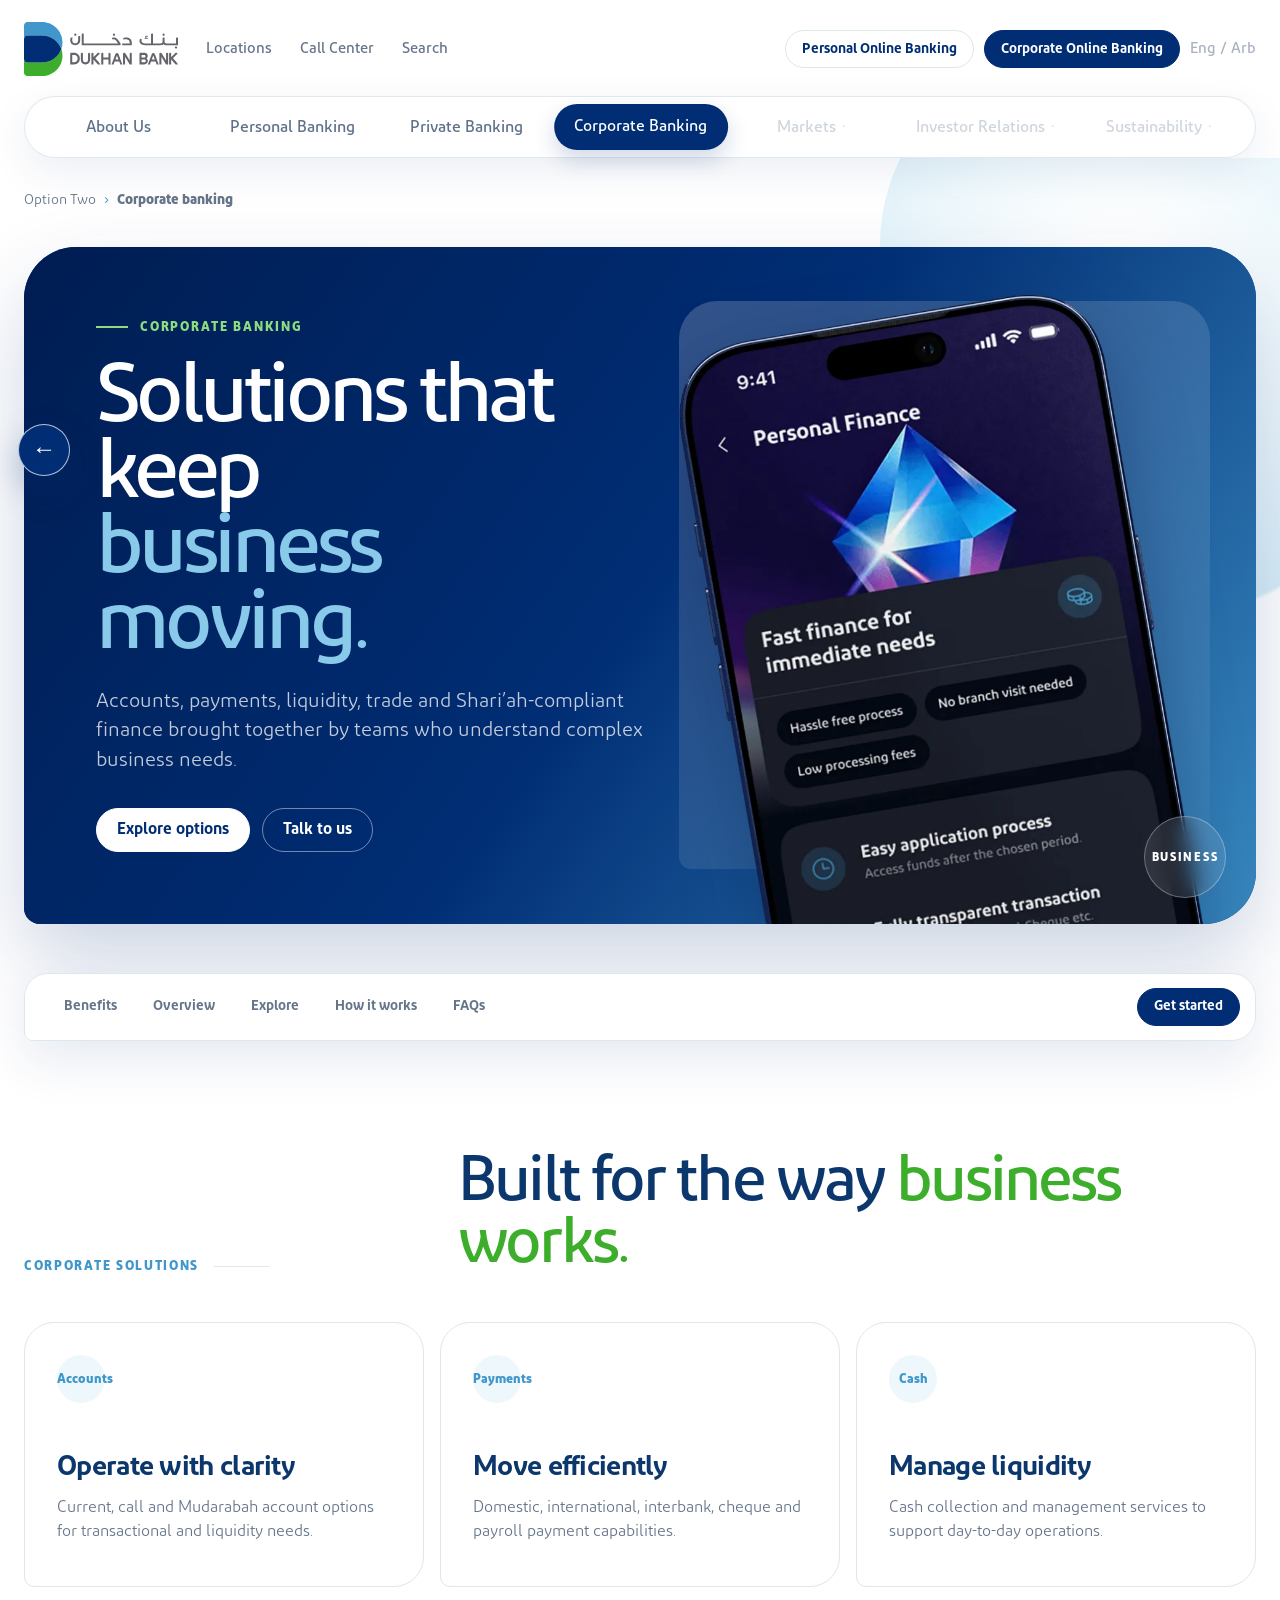
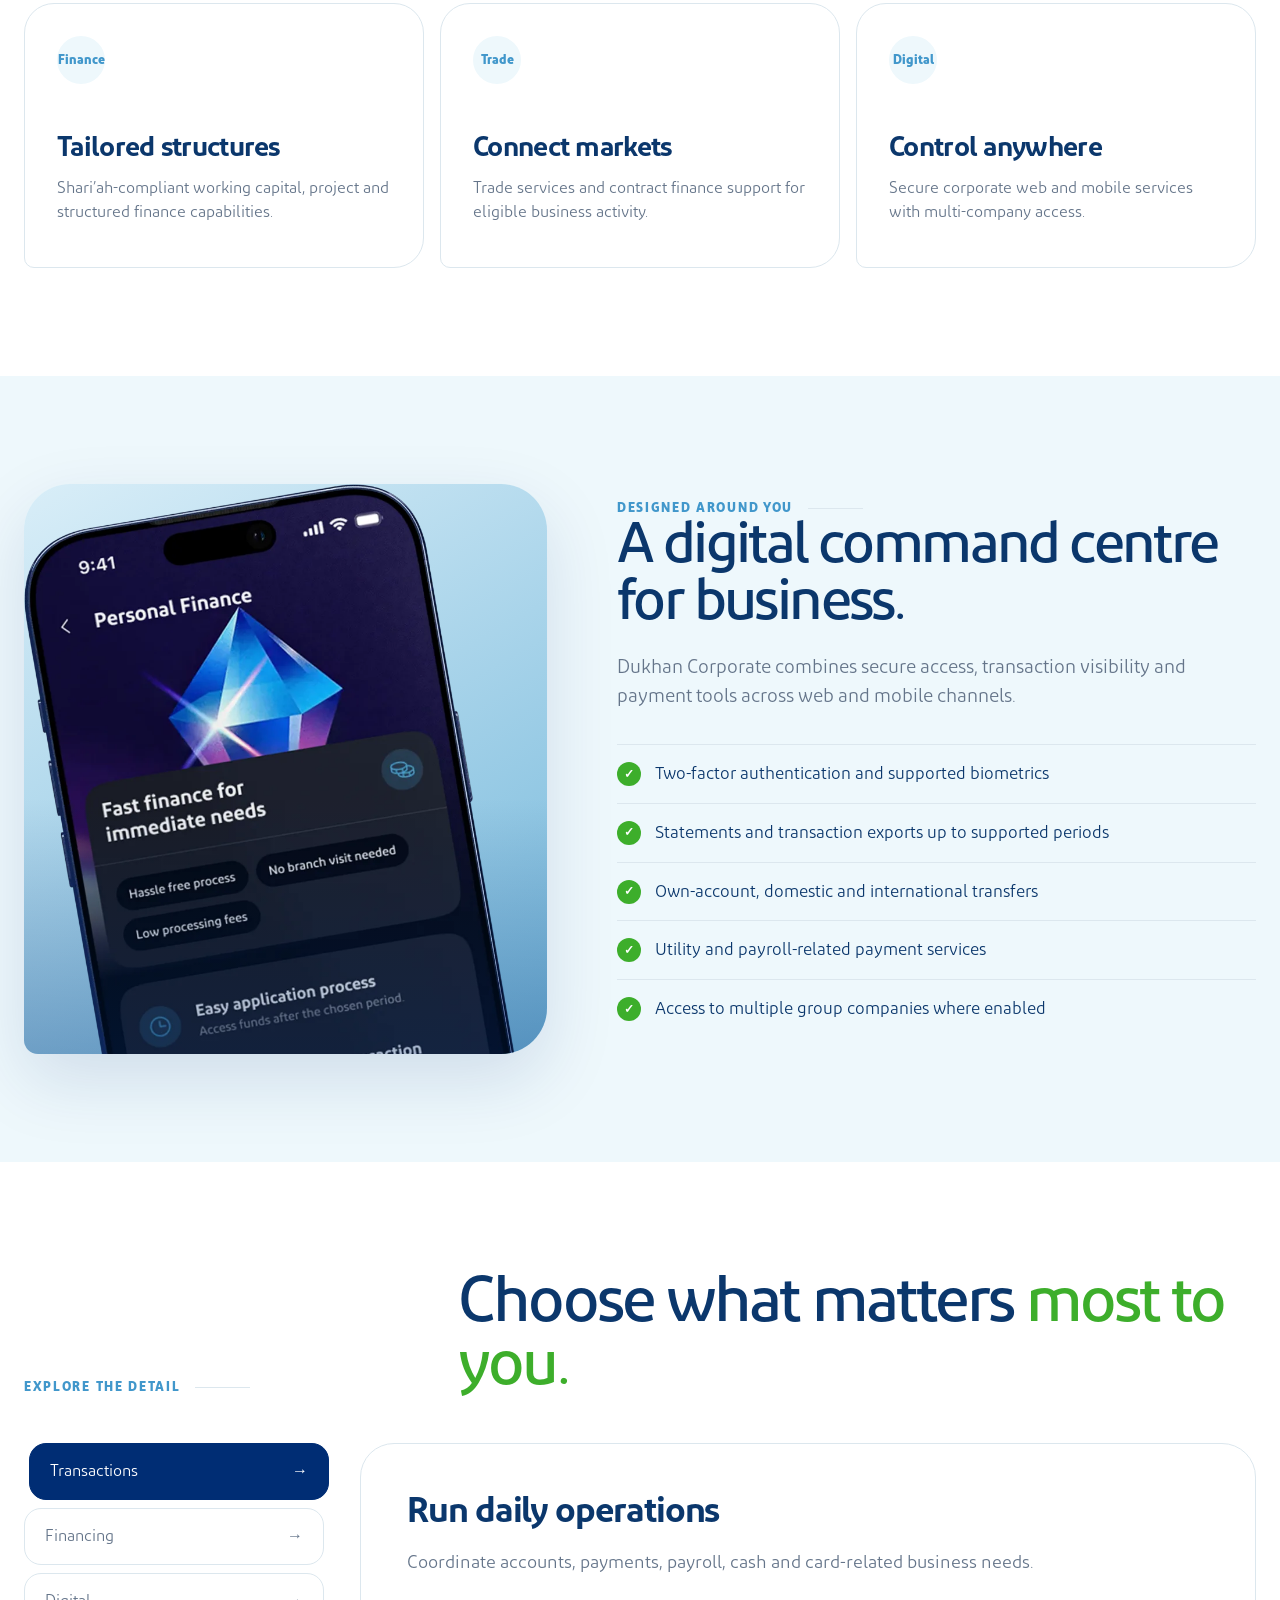
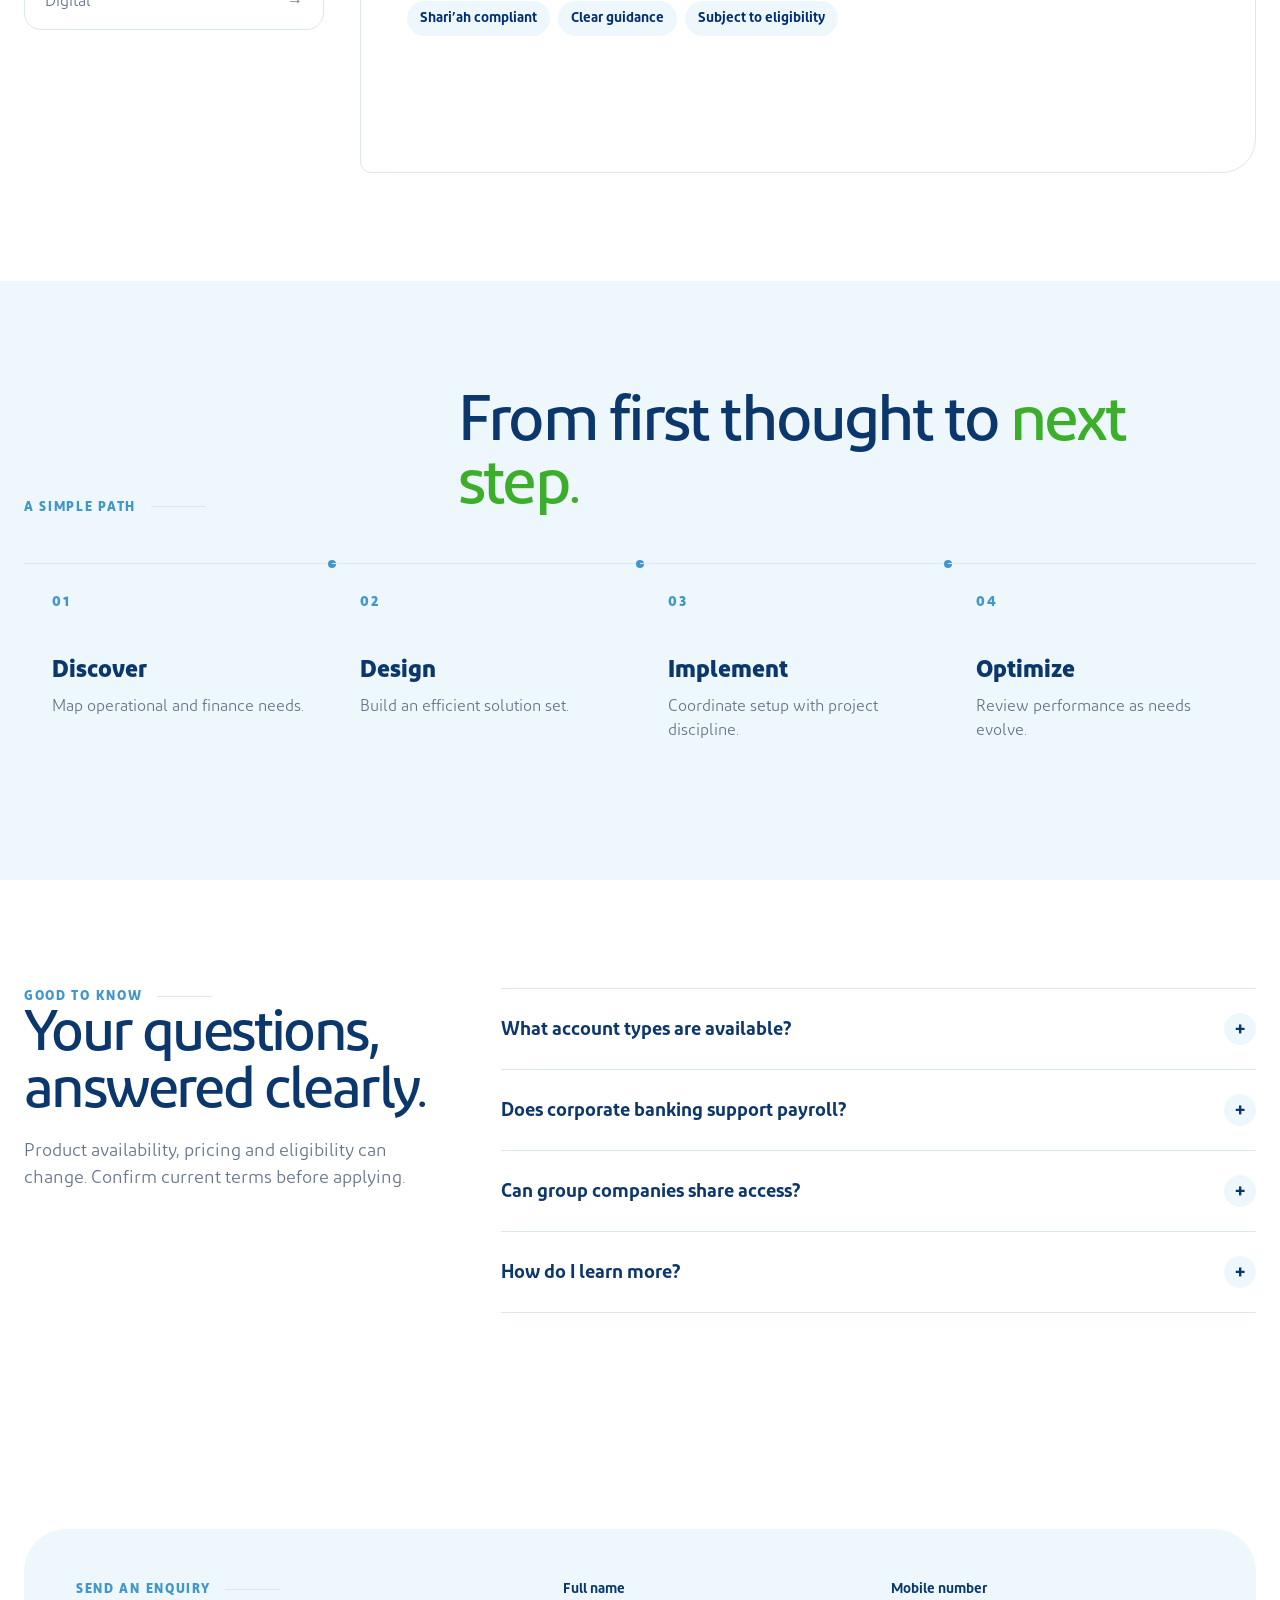
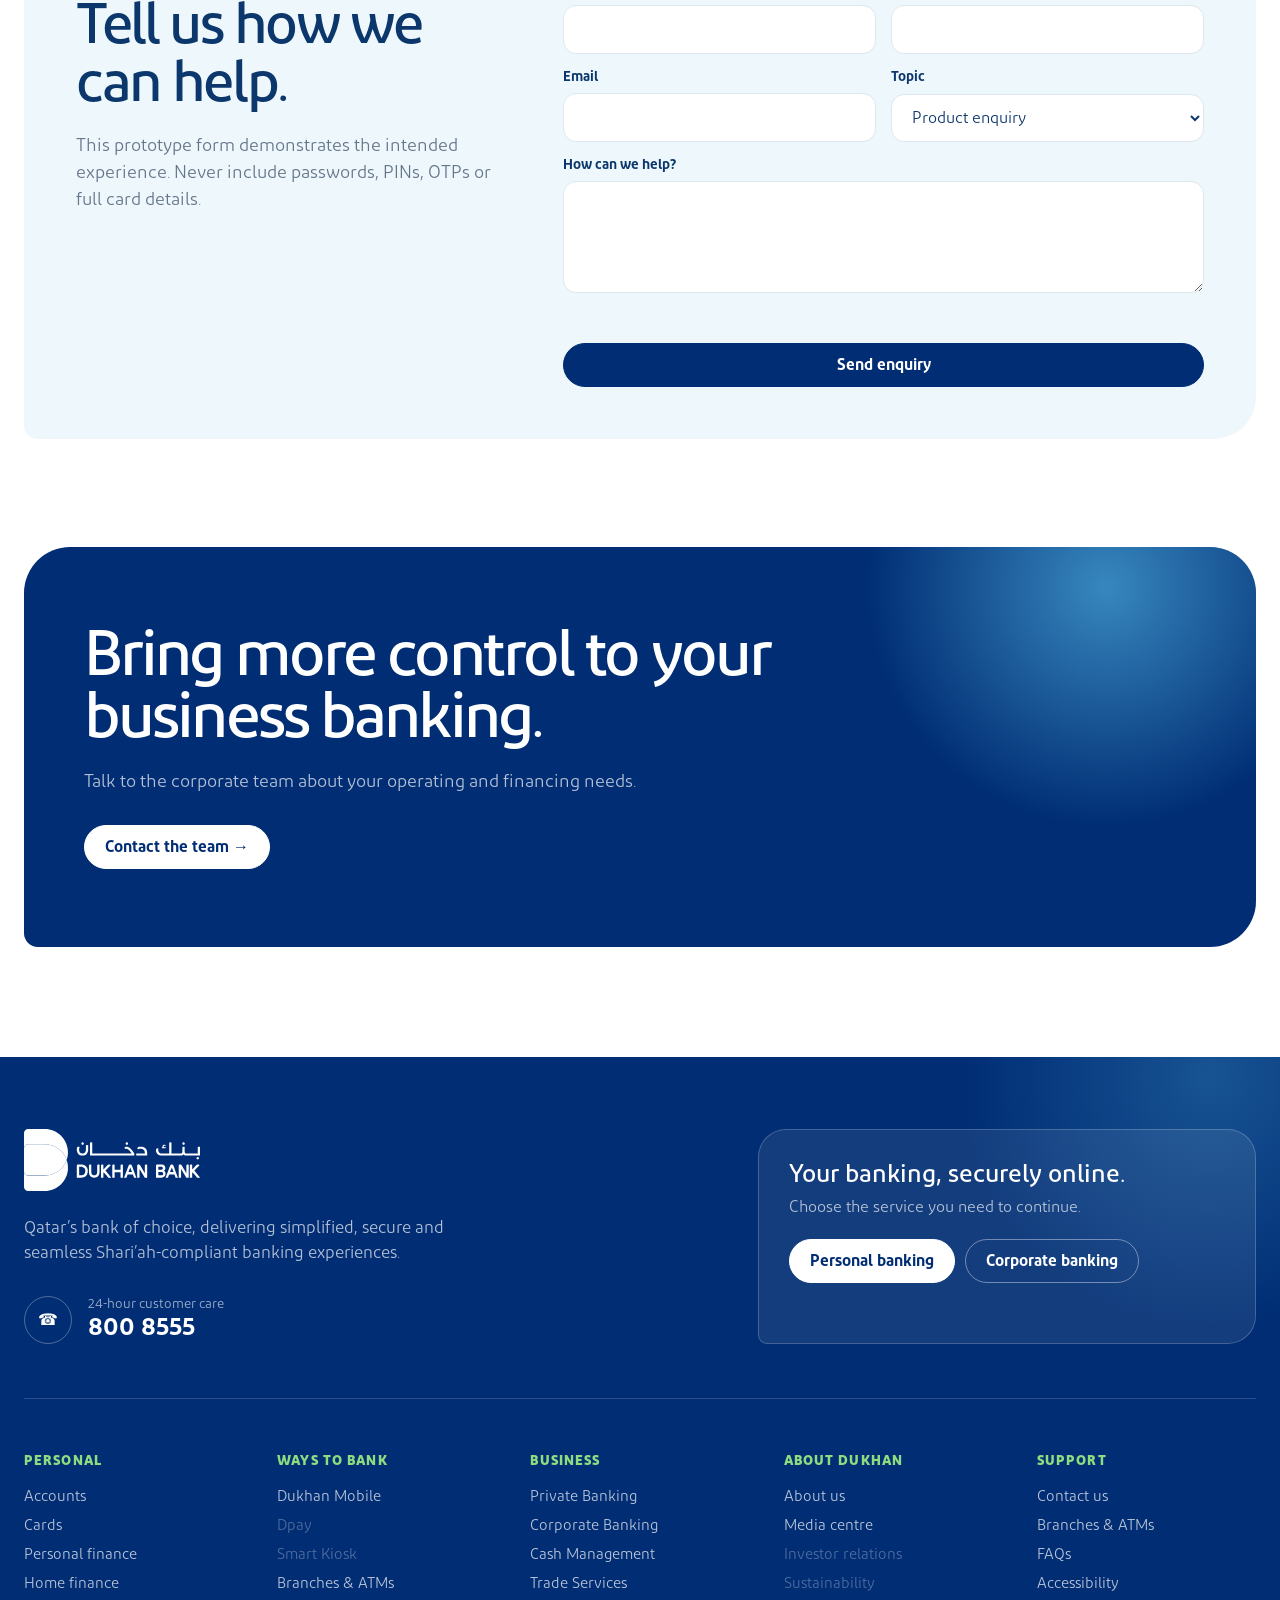
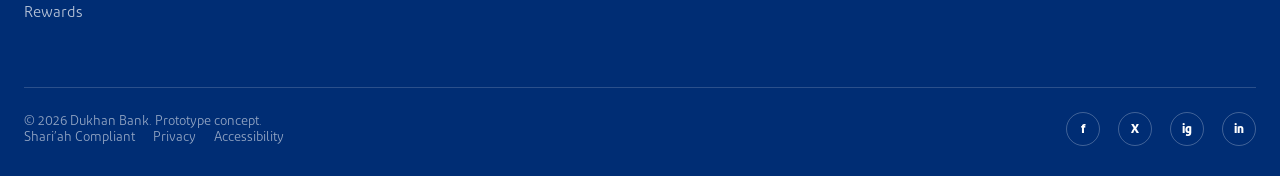
<file: option-2/corporate-banking/index.html>
<!doctype html><html lang="en"><head><meta charset="utf-8"><meta name="viewport" content="width=device-width, initial-scale=1"><meta name="description" content="Accounts, payments, liquidity, trade and Shari’ah-compliant finance brought together by teams who understand complex business needs."><title>Solutions that keep business moving. | Dukhan Bank</title><link rel="stylesheet" href="../subpage.css"></head><body><a class="option-home" href="../../" aria-label="Back to design options">←</a><a class="skip" href="#main">Skip to content</a><header class="site-header"><div class="shell header-row"><a class="brand-logo" href="../index.html" aria-label="Dukhan Bank option two home"><img src="../../images/logo.svg" alt="Dukhan Bank"></a><div class="header-links"><a class="utility-link" href="../contact/index.html">Locations</a><a class="utility-link" href="tel:8008555">Call Center</a><a class="utility-link" href="../contact/index.html#apply">Search</a></div><div class="header-actions"><a class="pill secondary small" href="https://omnichannels.dukhanbank.com/" target="_blank" rel="noopener">Personal Online Banking</a><a class="pill small" href="https://wboc.dukhanbank.com/" target="_blank" rel="noopener">Corporate Online Banking</a><span class="utility-link disabled" aria-disabled="true">Eng / Arb</span><button class="menu-toggle" type="button" aria-label="Toggle navigation" aria-expanded="false"><span></span></button></div></div><div class="shell nav-wrap"><nav class="main-nav" aria-label="Primary navigation"><span class="nav-indicator" aria-hidden="true"></span>
  <div class="nav-item "><a class="nav-button" href="../about/index.html">About Us</a><button class="nav-toggle" type="button" aria-label="Toggle About Us submenu" aria-expanded="false">⌄</button><ul class="dropdown"><li><a class="has-next" href="../about/index.html">Overview</a><ul class="dropdown"><li><a class="has-next" href="../about/index.html#story">Who we are</a><ul class="dropdown"><li><a href="../about/index.html#story">Our story</a></li><li><a href="../about/index.html#products">Vision &amp; values</a></li><li><a href="../contact/index.html">Contact us</a></li></ul></li><li><a href="../about/index.html#products">Our purpose</a></li></ul></li><li><a href="../contact/index.html">Help &amp; contact</a></li></ul></div>
  <div class="nav-item "><a class="nav-button" href="../accounts/index.html">Personal Banking</a><button class="nav-toggle" type="button" aria-label="Toggle Personal Banking submenu" aria-expanded="false">⌄</button><ul class="dropdown"><li><a class="has-next" href="../accounts/index.html">Accounts</a><ul class="dropdown"><li><a href="../accounts/index.html#products">Current account</a></li><li><a href="../accounts/index.html#products">Savings accounts</a></li><li><a href="../accounts/index.html#apply">Open an account</a></li></ul></li><li><a class="has-next" href="../cards/index.html">Cards</a><ul class="dropdown"><li><a href="../cards/index.html#products">Credit cards</a></li><li><a href="../cards/index.html#products">Debit &amp; prepaid</a></li></ul></li><li><a class="has-next" href="../personal-finance/index.html">Financing</a><ul class="dropdown"><li><a href="../personal-finance/index.html">Personal finance</a></li><li><a href="../home-finance/index.html">Home finance</a></li></ul></li><li><a href="../rewards/index.html">DAwards</a></li><li><a href="../mobile-banking/index.html">Dukhan Mobile</a></li></ul></div>
  <div class="nav-item "><a class="nav-button" href="../private-banking/index.html">Private Banking</a><button class="nav-toggle" type="button" aria-label="Toggle Private Banking submenu" aria-expanded="false">⌄</button><ul class="dropdown"><li><a href="../private-banking/index.html#products">Banking services</a></li><li><a href="../private-banking/index.html#benefits">Personalized service</a></li><li><a href="../private-banking/index.html#apply">Get in touch</a></li></ul></div>
  <div class="nav-item active"><a class="nav-button" href="../corporate-banking/index.html">Corporate Banking</a><button class="nav-toggle" type="button" aria-label="Toggle Corporate Banking submenu" aria-expanded="false">⌄</button><ul class="dropdown"><li><a class="has-next" href="../corporate-banking/index.html">Solutions</a><ul class="dropdown"><li><a href="../corporate-banking/index.html#products">Accounts &amp; payments</a></li><li><a href="../corporate-banking/index.html#products">Finance &amp; trade</a></li><li><a href="../corporate-banking/index.html#story">Digital banking</a></li></ul></li><li><a href="../contact/index.html">Contact the team</a></li></ul></div>
  <div class="nav-item disabled"><button class="nav-button" type="button" disabled aria-disabled="true">Markets</button></div>
  <div class="nav-item disabled"><button class="nav-button" type="button" disabled aria-disabled="true">Investor Relations</button></div>
  <div class="nav-item disabled"><button class="nav-button" type="button" disabled aria-disabled="true">Sustainability</button></div>
</nav></div></header><main id="main"><div class="shell breadcrumb"><a href="../index.html">Option Two</a><span>›</span><strong>Corporate banking</strong></div><section class="page-hero"><div class="shell hero-panel"><div class="hero-copy"><div class="eyebrow">Corporate banking</div><h1>Solutions that keep<em>business moving.</em></h1><p>Accounts, payments, liquidity, trade and Shari’ah-compliant finance brought together by teams who understand complex business needs.</p><div class="hero-actions"><a class="pill" href="#products">Explore options</a><a class="pill secondary" href="#apply">Talk to us</a></div></div><div class="hero-visual"><img src="../images/finance.webp" alt="Placeholder visual for Corporate banking" width="900" height="1100"><span class="hero-mark">BUSINESS</span></div></div></section><div class="shell anchor-bar"><div class="anchor-inner"><div class="anchor-links"><a href="#benefits">Benefits</a><a href="#story">Overview</a><a href="#products">Explore</a><a href="#how">How it works</a><a href="#faqs">FAQs</a></div><a class="pill small" href="#apply">Get started</a></div></div>
<section class="section" id="benefits"><div class="shell"><div class="section-head reveal"><div class="section-kicker">Corporate solutions</div><h2>Built for the way <span>business works.</span></h2></div><div class="benefit-grid"><article class="benefit-card reveal"><span class="benefit-number">Accounts</span><h3>Operate with clarity</h3><p>Current, call and Mudarabah account options for transactional and liquidity needs.</p></article><article class="benefit-card reveal"><span class="benefit-number">Payments</span><h3>Move efficiently</h3><p>Domestic, international, interbank, cheque and payroll payment capabilities.</p></article><article class="benefit-card reveal"><span class="benefit-number">Cash</span><h3>Manage liquidity</h3><p>Cash collection and management services to support day-to-day operations.</p></article><article class="benefit-card reveal"><span class="benefit-number">Finance</span><h3>Tailored structures</h3><p>Shari’ah-compliant working capital, project and structured finance capabilities.</p></article><article class="benefit-card reveal"><span class="benefit-number">Trade</span><h3>Connect markets</h3><p>Trade services and contract finance support for eligible business activity.</p></article><article class="benefit-card reveal"><span class="benefit-number">Digital</span><h3>Control anywhere</h3><p>Secure corporate web and mobile services with multi-company access.</p></article></div></div></section>
<section class="section soft" id="story"><div class="shell split"><div class="media-card reveal"><img src="../images/finance.webp" alt="Placeholder product experience" loading="lazy"></div><div class="split-copy reveal"><div class="section-kicker">Designed around you</div><h2>A digital command centre for business.</h2><p>Dukhan Corporate combines secure access, transaction visibility and payment tools across web and mobile channels.</p><ul class="check-list"><li>Two-factor authentication and supported biometrics</li><li>Statements and transaction exports up to supported periods</li><li>Own-account, domestic and international transfers</li><li>Utility and payroll-related payment services</li><li>Access to multiple group companies where enabled</li></ul></div></div></section>
<section class="section" id="products"><div class="shell"><div class="section-head reveal"><div class="section-kicker">Explore the detail</div><h2>Choose what matters <span>most to you.</span></h2></div><div class="tabs reveal" data-tabs><div class="tab-list" role="tablist"><button class="tab-button active" type="button" role="tab" aria-selected="true">Transactions</button><button class="tab-button " type="button" role="tab" aria-selected="false">Financing</button><button class="tab-button " type="button" role="tab" aria-selected="false">Digital</button></div><div><article class="tab-panel active" role="tabpanel"><h3>Run daily operations</h3><p>Coordinate accounts, payments, payroll, cash and card-related business needs.</p><div class="tag-row"><span class="tag">Shari’ah compliant</span><span class="tag">Clear guidance</span><span class="tag">Subject to eligibility</span></div></article><article class="tab-panel " role="tabpanel"><h3>Build the right structure</h3><p>Work with relationship managers and product specialists on suitable Shari’ah-compliant solutions.</p><div class="tag-row"><span class="tag">Shari’ah compliant</span><span class="tag">Clear guidance</span><span class="tag">Subject to eligibility</span></div></article><article class="tab-panel " role="tabpanel"><h3>See and act faster</h3><p>Use corporate mobile and web channels to review activity and authorize supported transactions.</p><div class="tag-row"><span class="tag">Shari’ah compliant</span><span class="tag">Clear guidance</span><span class="tag">Subject to eligibility</span></div></article></div></div></div></section>
<section class="section soft" id="how"><div class="shell"><div class="section-head reveal"><div class="section-kicker">A simple path</div><h2>From first thought to <span>next step.</span></h2></div><div class="process-grid"><article class="process-card reveal"><h3>Discover</h3><p>Map operational and finance needs.</p></article><article class="process-card reveal"><h3>Design</h3><p>Build an efficient solution set.</p></article><article class="process-card reveal"><h3>Implement</h3><p>Coordinate setup with project discipline.</p></article><article class="process-card reveal"><h3>Optimize</h3><p>Review performance as needs evolve.</p></article></div></div></section>
<section class="section" id="faqs"><div class="shell faq-layout"><div class="faq-copy reveal"><div class="section-kicker">Good to know</div><h2>Your questions, answered clearly.</h2><p>Product availability, pricing and eligibility can change. Confirm current terms before applying.</p></div><div class="accordion reveal"><article class="faq-item"><button class="faq-question" type="button" aria-expanded="false">What account types are available?</button><div class="faq-answer"><p>The live corporate page highlights current, call and Mudarabah accounts, subject to eligibility and current terms.</p></div></article><article class="faq-item"><button class="faq-question" type="button" aria-expanded="false">Does corporate banking support payroll?</button><div class="faq-answer"><p>Yes. Payment capabilities include salary or payroll processing services.</p></div></article><article class="faq-item"><button class="faq-question" type="button" aria-expanded="false">Can group companies share access?</button><div class="faq-answer"><p>Corporate digital banking can support access to multiple group companies under the same enabled access structure.</p></div></article><article class="faq-item"><button class="faq-question" type="button" aria-expanded="false">How do I learn more?</button><div class="faq-answer"><p>Contact your relationship manager or call the 24-hour customer service line on 800 8555.</p></div></article></div></div></section>
<section class="section" id="apply"><div class="shell form-panel reveal"><div class="form-copy"><div class="section-kicker">Send an enquiry</div><h2>Tell us how we can help.</h2><p>This prototype form demonstrates the intended experience. Never include passwords, PINs, OTPs or full card details.</p></div><form class="form-grid demo-form"><div class="field"><label for="name">Full name</label><input id="name" name="name" autocomplete="name" required></div><div class="field"><label for="mobile">Mobile number</label><input id="mobile" name="mobile" type="tel" autocomplete="tel" required></div><div class="field"><label for="email">Email</label><input id="email" name="email" type="email" autocomplete="email" required></div><div class="field"><label for="topic">Topic</label><select id="topic" name="topic"><option>Product enquiry</option><option>Service support</option><option>Feedback</option><option>Branch appointment</option></select></div><div class="field full"><label for="message">How can we help?</label><textarea id="message" name="message" required></textarea></div><div class="form-status" role="status"></div><div class="field full"><button class="pill" type="submit">Send enquiry</button></div></form></div></section><section class="cta"><div class="shell cta-panel reveal"><h2>Bring more control to your business banking.</h2><p>Talk to the corporate team about your operating and financing needs.</p><a class="pill" href="../contact/index.html">Contact the team →</a></div></section></main><footer><div class="shell footer-top"><div class="footer-brand"><a class="brand-logo" href="../index.html"><img src="../../images/logo.svg" alt="Dukhan Bank"></a><p>Qatar’s bank of choice, delivering simplified, secure and seamless Shari’ah-compliant banking experiences.</p><div class="care"><span class="care-icon">☎</span><div><small>24-hour customer care</small><a href="tel:8008555">800 8555</a></div></div></div><div class="login-panel"><h3>Your banking, securely online.</h3><p>Choose the service you need to continue.</p><div class="login-actions"><a class="pill" href="https://omnichannels.dukhanbank.com/" target="_blank" rel="noopener">Personal banking</a><a class="pill secondary" href="https://wboc.dukhanbank.com/" target="_blank" rel="noopener">Corporate banking</a></div></div></div><div class="shell footer-directory"><div class="footer-col"><h4>Personal</h4><a href="../accounts/index.html">Accounts</a><a href="../cards/index.html">Cards</a><a href="../personal-finance/index.html">Personal finance</a><a href="../home-finance/index.html">Home finance</a><a href="../rewards/index.html">Rewards</a></div><div class="footer-col"><h4>Ways to bank</h4><a href="../mobile-banking/index.html">Dukhan Mobile</a><span class="disabled-link" aria-disabled="true">Dpay</span><span class="disabled-link" aria-disabled="true">Smart Kiosk</span><a href="../contact/index.html">Branches &amp; ATMs</a></div><div class="footer-col"><h4>Business</h4><a href="../private-banking/index.html">Private Banking</a><a href="../corporate-banking/index.html">Corporate Banking</a><a href="../corporate-banking/index.html#products">Cash Management</a><a href="../corporate-banking/index.html#products">Trade Services</a></div><div class="footer-col"><h4>About Dukhan</h4><a href="../about/index.html">About us</a><a href="https://www.dukhanbank.com/media-center" target="_blank" rel="noopener">Media centre</a><span class="disabled-link" aria-disabled="true">Investor relations</span><span class="disabled-link" aria-disabled="true">Sustainability</span></div><div class="footer-col"><h4>Support</h4><a href="../contact/index.html">Contact us</a><a href="../contact/index.html">Branches &amp; ATMs</a><a href="https://www.dukhanbank.com/useful-tools/faqs" target="_blank" rel="noopener">FAQs</a><a href="https://www.dukhanbank.com/information/accessibility" target="_blank" rel="noopener">Accessibility</a></div></div><div class="shell footer-bottom"><div><span>© 2026 Dukhan Bank. Prototype concept.</span><div class="legal-links"><span>Shari’ah Compliant</span><a href="https://www.dukhanbank.com/information/privacy" target="_blank" rel="noopener">Privacy</a><a href="https://www.dukhanbank.com/information/accessibility" target="_blank" rel="noopener">Accessibility</a></div></div><div class="social-links"><a href="https://www.facebook.com/DukhanBank" aria-label="Facebook">f</a><a href="https://twitter.com/dukhanbank" aria-label="X">X</a><a href="https://instagram.com/dukhanbank" aria-label="Instagram">ig</a><a href="https://www.linkedin.com/company/dukhan-bank" aria-label="LinkedIn">in</a></div></div></footer><script src="../subpage.js"></script></body></html>
</file>
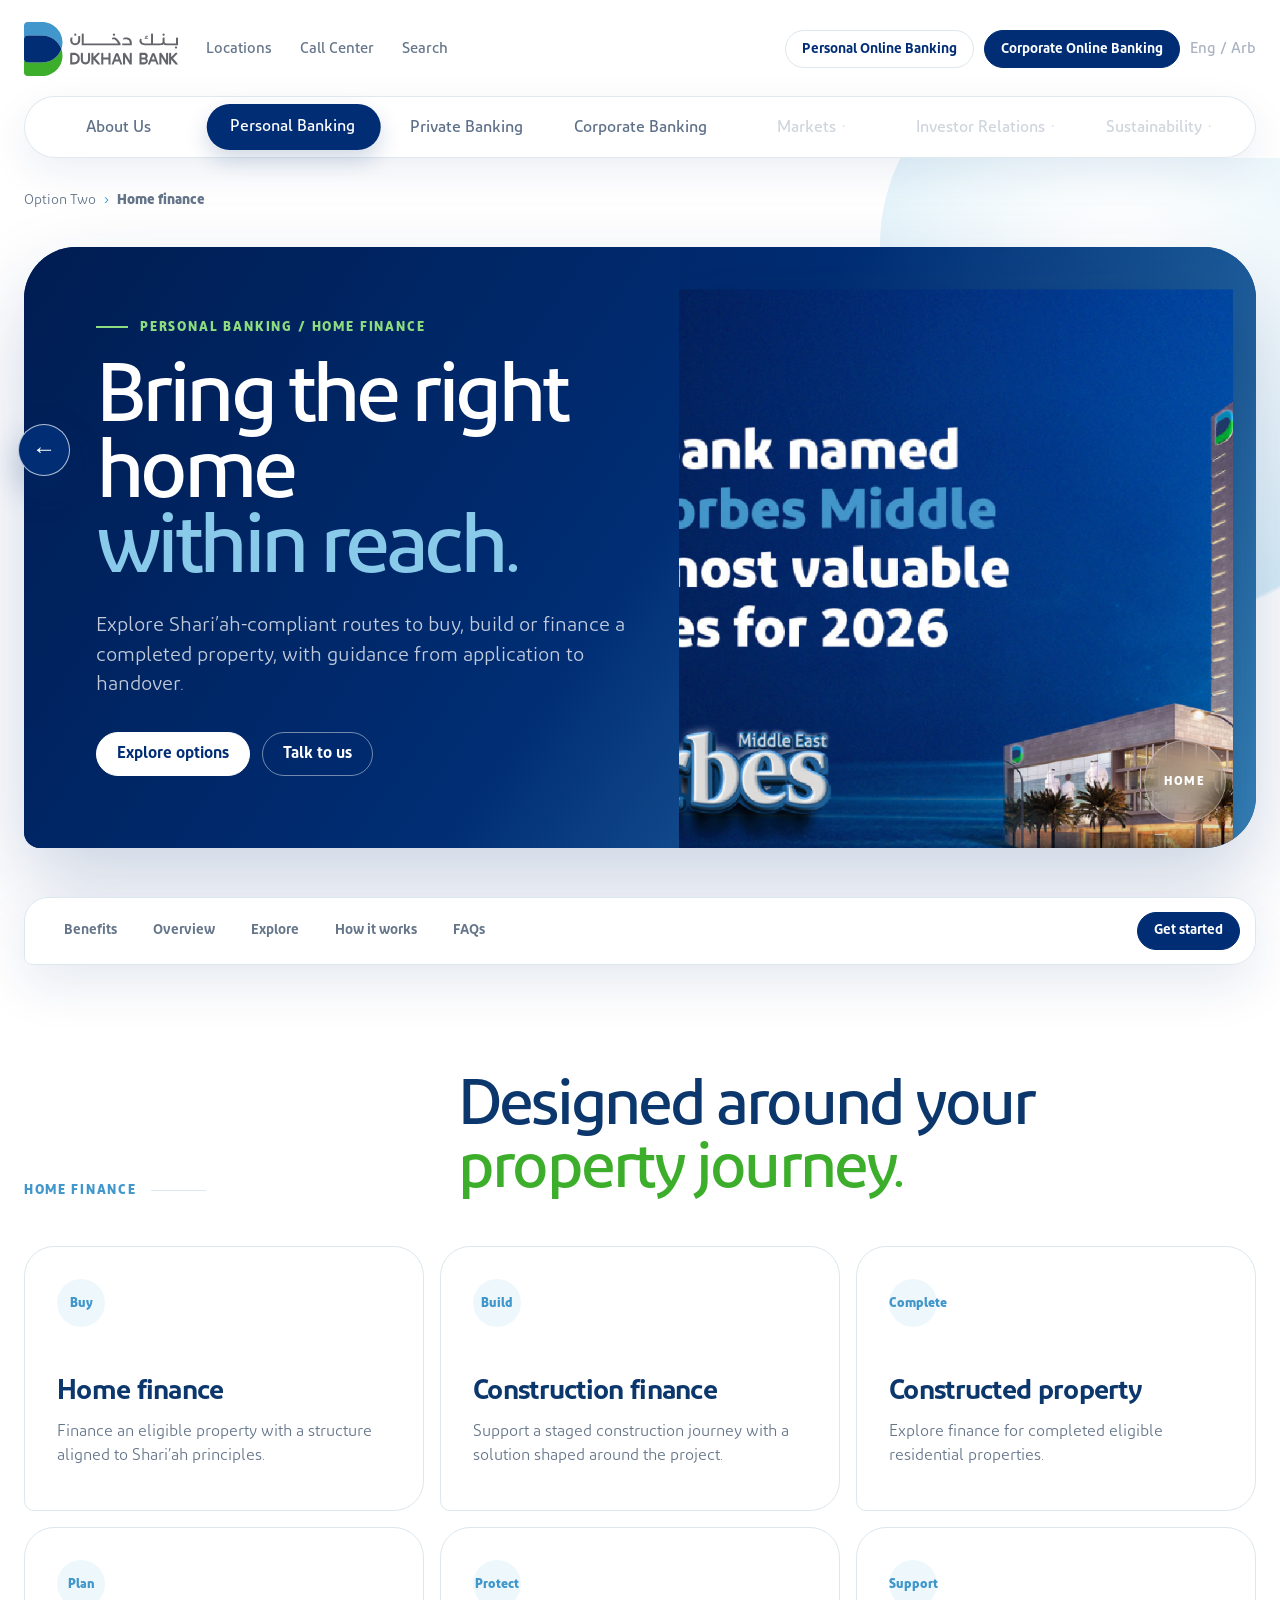
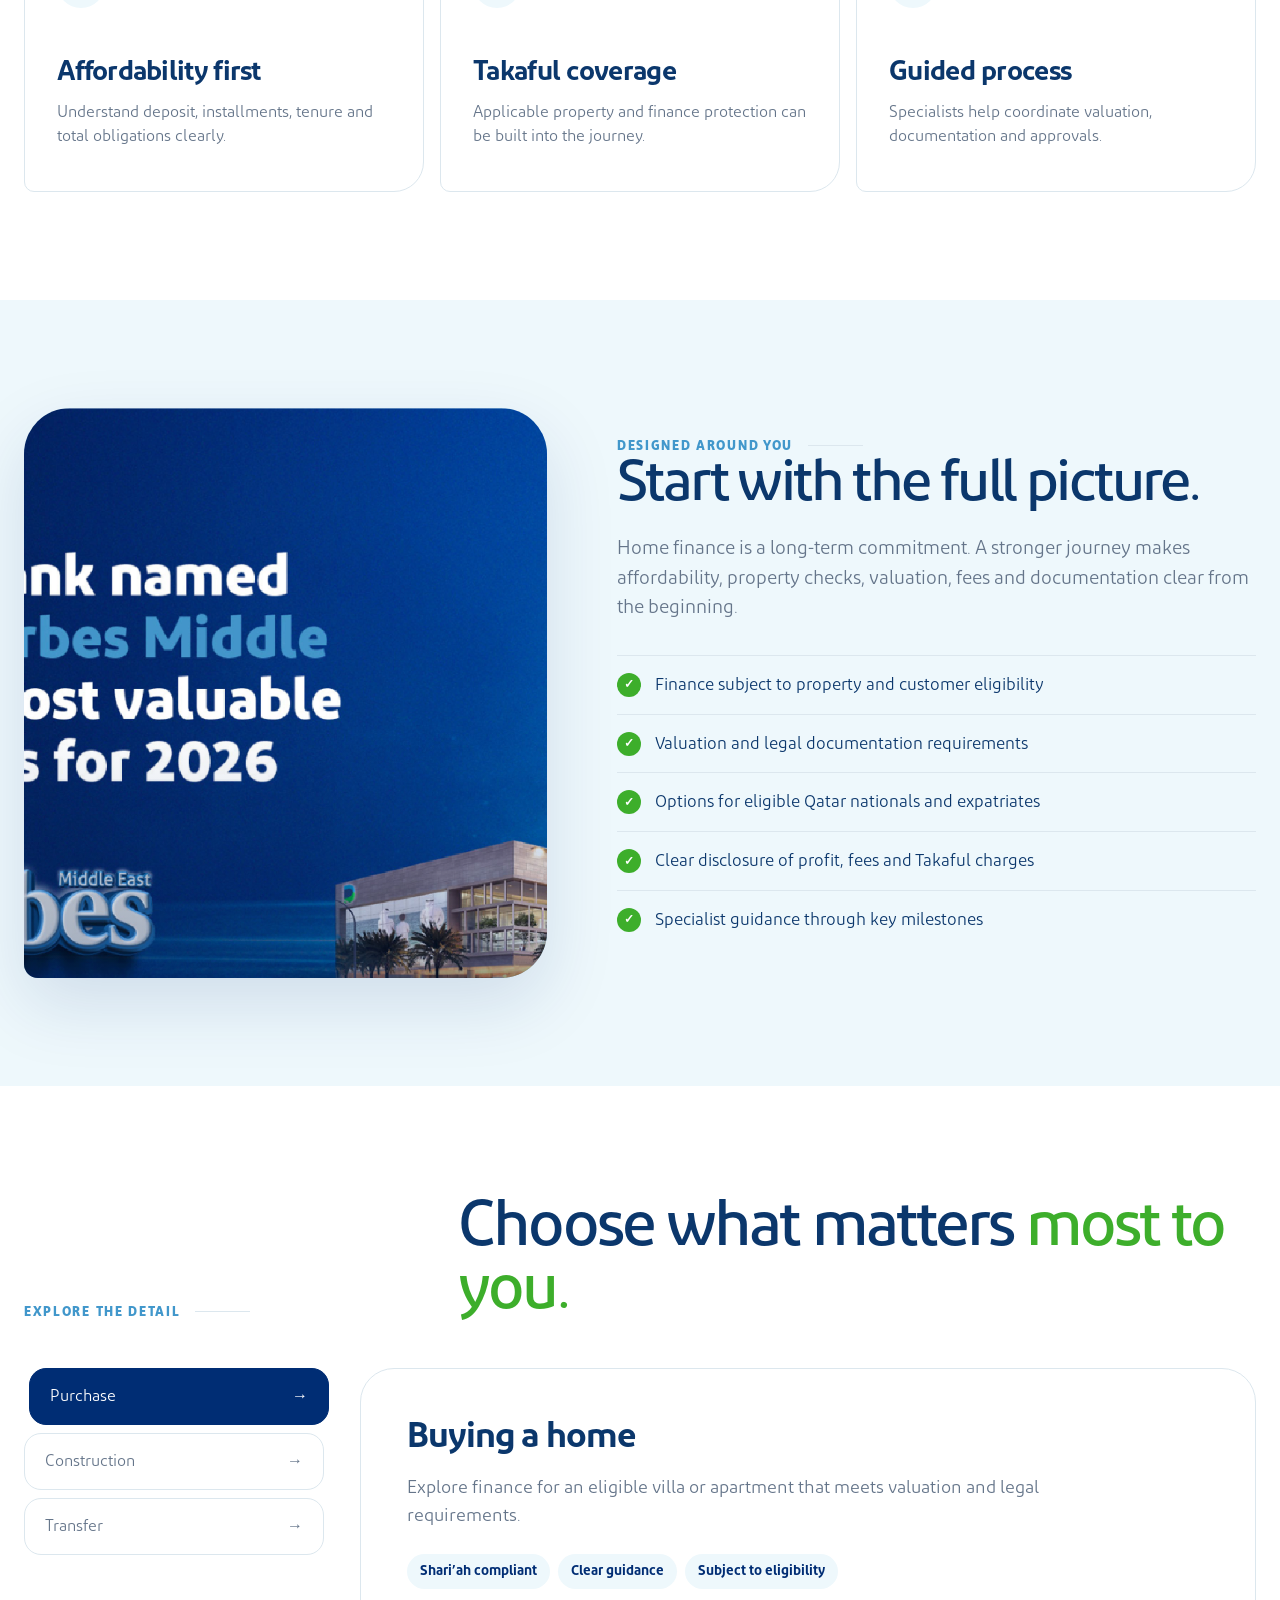
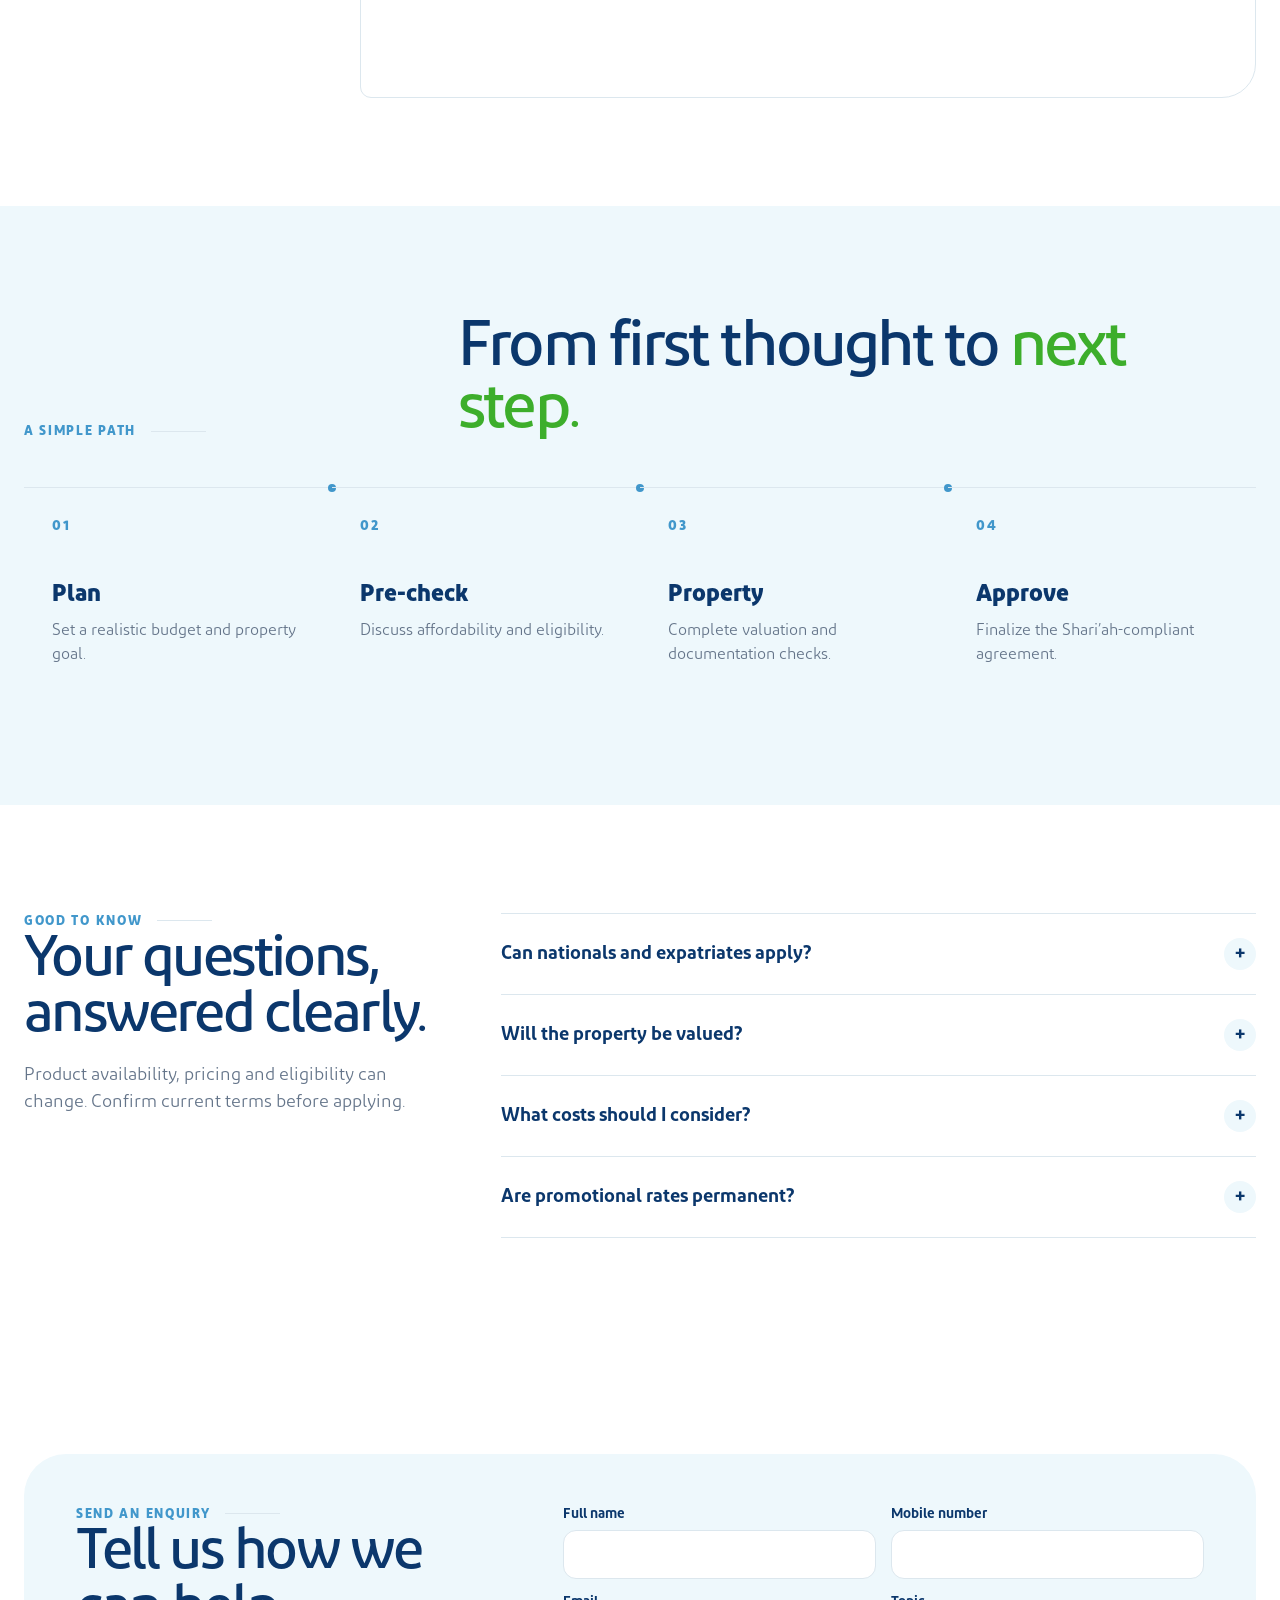
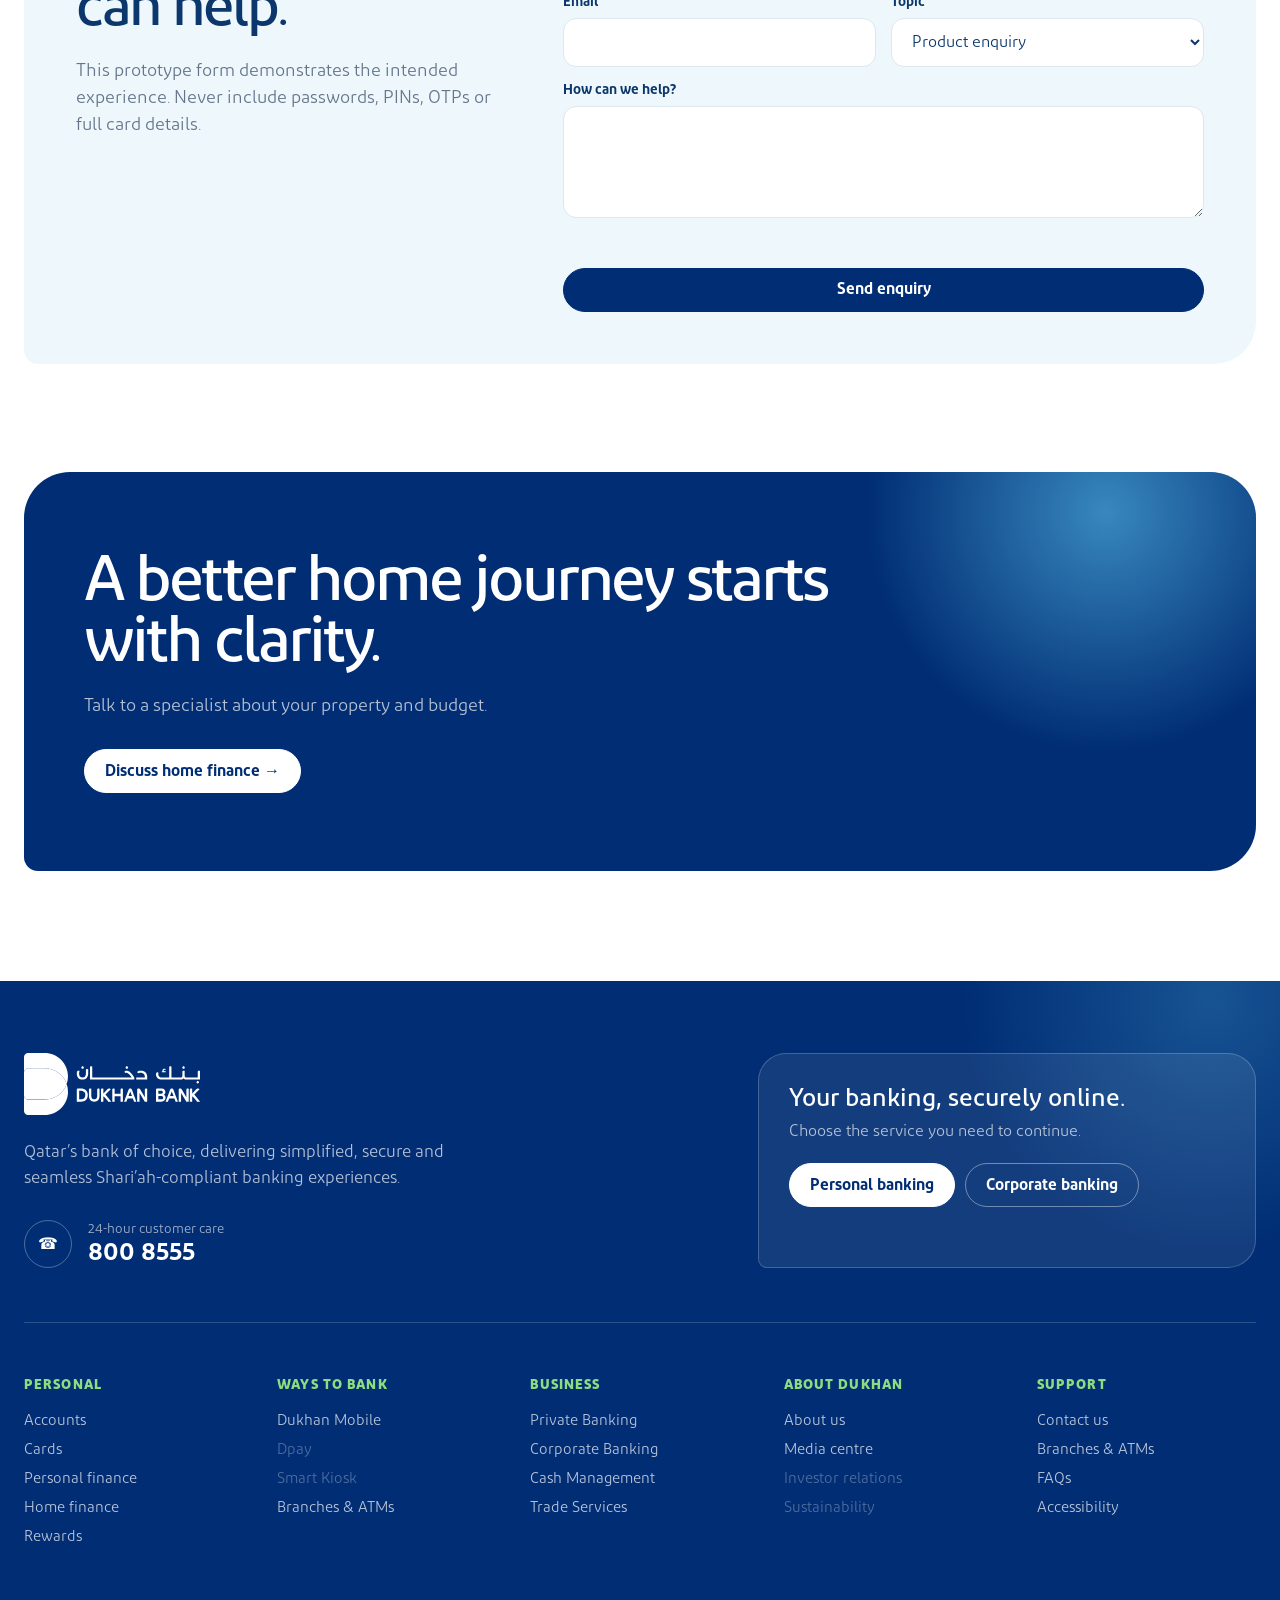
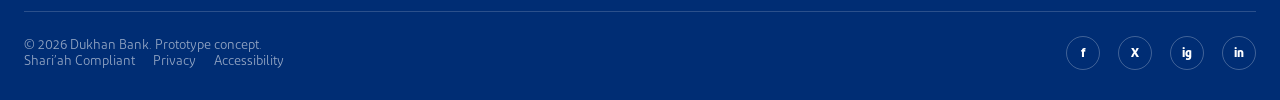
<file: option-2/home-finance/index.html>
<!doctype html><html lang="en"><head><meta charset="utf-8"><meta name="viewport" content="width=device-width, initial-scale=1"><meta name="description" content="Explore Shari’ah-compliant routes to buy, build or finance a completed property, with guidance from application to handover."><title>Bring the right home within reach. | Dukhan Bank</title><link rel="stylesheet" href="../subpage.css"></head><body><a class="option-home" href="../../" aria-label="Back to design options">←</a><a class="skip" href="#main">Skip to content</a><header class="site-header"><div class="shell header-row"><a class="brand-logo" href="../index.html" aria-label="Dukhan Bank option two home"><img src="../../images/logo.svg" alt="Dukhan Bank"></a><div class="header-links"><a class="utility-link" href="../contact/index.html">Locations</a><a class="utility-link" href="tel:8008555">Call Center</a><a class="utility-link" href="../contact/index.html#apply">Search</a></div><div class="header-actions"><a class="pill secondary small" href="https://omnichannels.dukhanbank.com/" target="_blank" rel="noopener">Personal Online Banking</a><a class="pill small" href="https://wboc.dukhanbank.com/" target="_blank" rel="noopener">Corporate Online Banking</a><span class="utility-link disabled" aria-disabled="true">Eng / Arb</span><button class="menu-toggle" type="button" aria-label="Toggle navigation" aria-expanded="false"><span></span></button></div></div><div class="shell nav-wrap"><nav class="main-nav" aria-label="Primary navigation"><span class="nav-indicator" aria-hidden="true"></span>
  <div class="nav-item "><a class="nav-button" href="../about/index.html">About Us</a><button class="nav-toggle" type="button" aria-label="Toggle About Us submenu" aria-expanded="false">⌄</button><ul class="dropdown"><li><a class="has-next" href="../about/index.html">Overview</a><ul class="dropdown"><li><a class="has-next" href="../about/index.html#story">Who we are</a><ul class="dropdown"><li><a href="../about/index.html#story">Our story</a></li><li><a href="../about/index.html#products">Vision &amp; values</a></li><li><a href="../contact/index.html">Contact us</a></li></ul></li><li><a href="../about/index.html#products">Our purpose</a></li></ul></li><li><a href="../contact/index.html">Help &amp; contact</a></li></ul></div>
  <div class="nav-item active"><a class="nav-button" href="../accounts/index.html">Personal Banking</a><button class="nav-toggle" type="button" aria-label="Toggle Personal Banking submenu" aria-expanded="false">⌄</button><ul class="dropdown"><li><a class="has-next" href="../accounts/index.html">Accounts</a><ul class="dropdown"><li><a href="../accounts/index.html#products">Current account</a></li><li><a href="../accounts/index.html#products">Savings accounts</a></li><li><a href="../accounts/index.html#apply">Open an account</a></li></ul></li><li><a class="has-next" href="../cards/index.html">Cards</a><ul class="dropdown"><li><a href="../cards/index.html#products">Credit cards</a></li><li><a href="../cards/index.html#products">Debit &amp; prepaid</a></li></ul></li><li><a class="has-next" href="../personal-finance/index.html">Financing</a><ul class="dropdown"><li><a href="../personal-finance/index.html">Personal finance</a></li><li><a href="../home-finance/index.html">Home finance</a></li></ul></li><li><a href="../rewards/index.html">DAwards</a></li><li><a href="../mobile-banking/index.html">Dukhan Mobile</a></li></ul></div>
  <div class="nav-item "><a class="nav-button" href="../private-banking/index.html">Private Banking</a><button class="nav-toggle" type="button" aria-label="Toggle Private Banking submenu" aria-expanded="false">⌄</button><ul class="dropdown"><li><a href="../private-banking/index.html#products">Banking services</a></li><li><a href="../private-banking/index.html#benefits">Personalized service</a></li><li><a href="../private-banking/index.html#apply">Get in touch</a></li></ul></div>
  <div class="nav-item "><a class="nav-button" href="../corporate-banking/index.html">Corporate Banking</a><button class="nav-toggle" type="button" aria-label="Toggle Corporate Banking submenu" aria-expanded="false">⌄</button><ul class="dropdown"><li><a class="has-next" href="../corporate-banking/index.html">Solutions</a><ul class="dropdown"><li><a href="../corporate-banking/index.html#products">Accounts &amp; payments</a></li><li><a href="../corporate-banking/index.html#products">Finance &amp; trade</a></li><li><a href="../corporate-banking/index.html#story">Digital banking</a></li></ul></li><li><a href="../contact/index.html">Contact the team</a></li></ul></div>
  <div class="nav-item disabled"><button class="nav-button" type="button" disabled aria-disabled="true">Markets</button></div>
  <div class="nav-item disabled"><button class="nav-button" type="button" disabled aria-disabled="true">Investor Relations</button></div>
  <div class="nav-item disabled"><button class="nav-button" type="button" disabled aria-disabled="true">Sustainability</button></div>
</nav></div></header><main id="main"><div class="shell breadcrumb"><a href="../index.html">Option Two</a><span>›</span><strong>Home finance</strong></div><section class="page-hero"><div class="shell hero-panel"><div class="hero-copy"><div class="eyebrow">Personal banking / Home finance</div><h1>Bring the right home<em>within reach.</em></h1><p>Explore Shari’ah-compliant routes to buy, build or finance a completed property, with guidance from application to handover.</p><div class="hero-actions"><a class="pill" href="#products">Explore options</a><a class="pill secondary" href="#apply">Talk to us</a></div></div><div class="hero-visual"><img src="../../images/mainbanner.png" alt="Placeholder visual for Personal banking / Home finance" width="900" height="1100"><span class="hero-mark">HOME</span></div></div></section><div class="shell anchor-bar"><div class="anchor-inner"><div class="anchor-links"><a href="#benefits">Benefits</a><a href="#story">Overview</a><a href="#products">Explore</a><a href="#how">How it works</a><a href="#faqs">FAQs</a></div><a class="pill small" href="#apply">Get started</a></div></div>
<section class="section" id="benefits"><div class="shell"><div class="section-head reveal"><div class="section-kicker">Home finance</div><h2>Designed around your <span>property journey.</span></h2></div><div class="benefit-grid"><article class="benefit-card reveal"><span class="benefit-number">Buy</span><h3>Home finance</h3><p>Finance an eligible property with a structure aligned to Shari’ah principles.</p></article><article class="benefit-card reveal"><span class="benefit-number">Build</span><h3>Construction finance</h3><p>Support a staged construction journey with a solution shaped around the project.</p></article><article class="benefit-card reveal"><span class="benefit-number">Complete</span><h3>Constructed property</h3><p>Explore finance for completed eligible residential properties.</p></article><article class="benefit-card reveal"><span class="benefit-number">Plan</span><h3>Affordability first</h3><p>Understand deposit, installments, tenure and total obligations clearly.</p></article><article class="benefit-card reveal"><span class="benefit-number">Protect</span><h3>Takaful coverage</h3><p>Applicable property and finance protection can be built into the journey.</p></article><article class="benefit-card reveal"><span class="benefit-number">Support</span><h3>Guided process</h3><p>Specialists help coordinate valuation, documentation and approvals.</p></article></div></div></section>
<section class="section soft" id="story"><div class="shell split"><div class="media-card reveal"><img src="../../images/mainbanner.png" alt="Placeholder product experience" loading="lazy"></div><div class="split-copy reveal"><div class="section-kicker">Designed around you</div><h2>Start with the full picture.</h2><p>Home finance is a long-term commitment. A stronger journey makes affordability, property checks, valuation, fees and documentation clear from the beginning.</p><ul class="check-list"><li>Finance subject to property and customer eligibility</li><li>Valuation and legal documentation requirements</li><li>Options for eligible Qatar nationals and expatriates</li><li>Clear disclosure of profit, fees and Takaful charges</li><li>Specialist guidance through key milestones</li></ul></div></div></section>
<section class="section" id="products"><div class="shell"><div class="section-head reveal"><div class="section-kicker">Explore the detail</div><h2>Choose what matters <span>most to you.</span></h2></div><div class="tabs reveal" data-tabs><div class="tab-list" role="tablist"><button class="tab-button active" type="button" role="tab" aria-selected="true">Purchase</button><button class="tab-button " type="button" role="tab" aria-selected="false">Construction</button><button class="tab-button " type="button" role="tab" aria-selected="false">Transfer</button></div><div><article class="tab-panel active" role="tabpanel"><h3>Buying a home</h3><p>Explore finance for an eligible villa or apartment that meets valuation and legal requirements.</p><div class="tag-row"><span class="tag">Shari’ah compliant</span><span class="tag">Clear guidance</span><span class="tag">Subject to eligibility</span></div></article><article class="tab-panel " role="tabpanel"><h3>Building your home</h3><p>Plan finance around eligible construction stages and supporting project documentation.</p><div class="tag-row"><span class="tag">Shari’ah compliant</span><span class="tag">Clear guidance</span><span class="tag">Subject to eligibility</span></div></article><article class="tab-panel " role="tabpanel"><h3>Review existing finance</h3><p>Ask whether an eligible liability transfer could provide a more suitable arrangement under current terms.</p><div class="tag-row"><span class="tag">Shari’ah compliant</span><span class="tag">Clear guidance</span><span class="tag">Subject to eligibility</span></div></article></div></div></div></section>
<section class="section soft" id="how"><div class="shell"><div class="section-head reveal"><div class="section-kicker">A simple path</div><h2>From first thought to <span>next step.</span></h2></div><div class="process-grid"><article class="process-card reveal"><h3>Plan</h3><p>Set a realistic budget and property goal.</p></article><article class="process-card reveal"><h3>Pre-check</h3><p>Discuss affordability and eligibility.</p></article><article class="process-card reveal"><h3>Property</h3><p>Complete valuation and documentation checks.</p></article><article class="process-card reveal"><h3>Approve</h3><p>Finalize the Shari’ah-compliant agreement.</p></article></div></div></section>
<section class="section" id="faqs"><div class="shell faq-layout"><div class="faq-copy reveal"><div class="section-kicker">Good to know</div><h2>Your questions, answered clearly.</h2><p>Product availability, pricing and eligibility can change. Confirm current terms before applying.</p></div><div class="accordion reveal"><article class="faq-item"><button class="faq-question" type="button" aria-expanded="false">Can nationals and expatriates apply?</button><div class="faq-answer"><p>The bank offers home finance routes for eligible Qatar nationals and expatriates, subject to current criteria.</p></div></article><article class="faq-item"><button class="faq-question" type="button" aria-expanded="false">Will the property be valued?</button><div class="faq-answer"><p>Yes. Property valuation and legal checks are normally part of the approval process.</p></div></article><article class="faq-item"><button class="faq-question" type="button" aria-expanded="false">What costs should I consider?</button><div class="faq-answer"><p>Consider deposit, profit, administration, valuation, registration, Takaful and any other disclosed costs.</p></div></article><article class="faq-item"><button class="faq-question" type="button" aria-expanded="false">Are promotional rates permanent?</button><div class="faq-answer"><p>No. Campaigns expire or change. Request a current personalized illustration before making a decision.</p></div></article></div></div></section>
<section class="section" id="apply"><div class="shell form-panel reveal"><div class="form-copy"><div class="section-kicker">Send an enquiry</div><h2>Tell us how we can help.</h2><p>This prototype form demonstrates the intended experience. Never include passwords, PINs, OTPs or full card details.</p></div><form class="form-grid demo-form"><div class="field"><label for="name">Full name</label><input id="name" name="name" autocomplete="name" required></div><div class="field"><label for="mobile">Mobile number</label><input id="mobile" name="mobile" type="tel" autocomplete="tel" required></div><div class="field"><label for="email">Email</label><input id="email" name="email" type="email" autocomplete="email" required></div><div class="field"><label for="topic">Topic</label><select id="topic" name="topic"><option>Product enquiry</option><option>Service support</option><option>Feedback</option><option>Branch appointment</option></select></div><div class="field full"><label for="message">How can we help?</label><textarea id="message" name="message" required></textarea></div><div class="form-status" role="status"></div><div class="field full"><button class="pill" type="submit">Send enquiry</button></div></form></div></section><section class="cta"><div class="shell cta-panel reveal"><h2>A better home journey starts with clarity.</h2><p>Talk to a specialist about your property and budget.</p><a class="pill" href="#apply">Discuss home finance →</a></div></section></main><footer><div class="shell footer-top"><div class="footer-brand"><a class="brand-logo" href="../index.html"><img src="../../images/logo.svg" alt="Dukhan Bank"></a><p>Qatar’s bank of choice, delivering simplified, secure and seamless Shari’ah-compliant banking experiences.</p><div class="care"><span class="care-icon">☎</span><div><small>24-hour customer care</small><a href="tel:8008555">800 8555</a></div></div></div><div class="login-panel"><h3>Your banking, securely online.</h3><p>Choose the service you need to continue.</p><div class="login-actions"><a class="pill" href="https://omnichannels.dukhanbank.com/" target="_blank" rel="noopener">Personal banking</a><a class="pill secondary" href="https://wboc.dukhanbank.com/" target="_blank" rel="noopener">Corporate banking</a></div></div></div><div class="shell footer-directory"><div class="footer-col"><h4>Personal</h4><a href="../accounts/index.html">Accounts</a><a href="../cards/index.html">Cards</a><a href="../personal-finance/index.html">Personal finance</a><a href="../home-finance/index.html">Home finance</a><a href="../rewards/index.html">Rewards</a></div><div class="footer-col"><h4>Ways to bank</h4><a href="../mobile-banking/index.html">Dukhan Mobile</a><span class="disabled-link" aria-disabled="true">Dpay</span><span class="disabled-link" aria-disabled="true">Smart Kiosk</span><a href="../contact/index.html">Branches &amp; ATMs</a></div><div class="footer-col"><h4>Business</h4><a href="../private-banking/index.html">Private Banking</a><a href="../corporate-banking/index.html">Corporate Banking</a><a href="../corporate-banking/index.html#products">Cash Management</a><a href="../corporate-banking/index.html#products">Trade Services</a></div><div class="footer-col"><h4>About Dukhan</h4><a href="../about/index.html">About us</a><a href="https://www.dukhanbank.com/media-center" target="_blank" rel="noopener">Media centre</a><span class="disabled-link" aria-disabled="true">Investor relations</span><span class="disabled-link" aria-disabled="true">Sustainability</span></div><div class="footer-col"><h4>Support</h4><a href="../contact/index.html">Contact us</a><a href="../contact/index.html">Branches &amp; ATMs</a><a href="https://www.dukhanbank.com/useful-tools/faqs" target="_blank" rel="noopener">FAQs</a><a href="https://www.dukhanbank.com/information/accessibility" target="_blank" rel="noopener">Accessibility</a></div></div><div class="shell footer-bottom"><div><span>© 2026 Dukhan Bank. Prototype concept.</span><div class="legal-links"><span>Shari’ah Compliant</span><a href="https://www.dukhanbank.com/information/privacy" target="_blank" rel="noopener">Privacy</a><a href="https://www.dukhanbank.com/information/accessibility" target="_blank" rel="noopener">Accessibility</a></div></div><div class="social-links"><a href="https://www.facebook.com/DukhanBank" aria-label="Facebook">f</a><a href="https://twitter.com/dukhanbank" aria-label="X">X</a><a href="https://instagram.com/dukhanbank" aria-label="Instagram">ig</a><a href="https://www.linkedin.com/company/dukhan-bank" aria-label="LinkedIn">in</a></div></div></footer><script src="../subpage.js"></script></body></html>
</file>
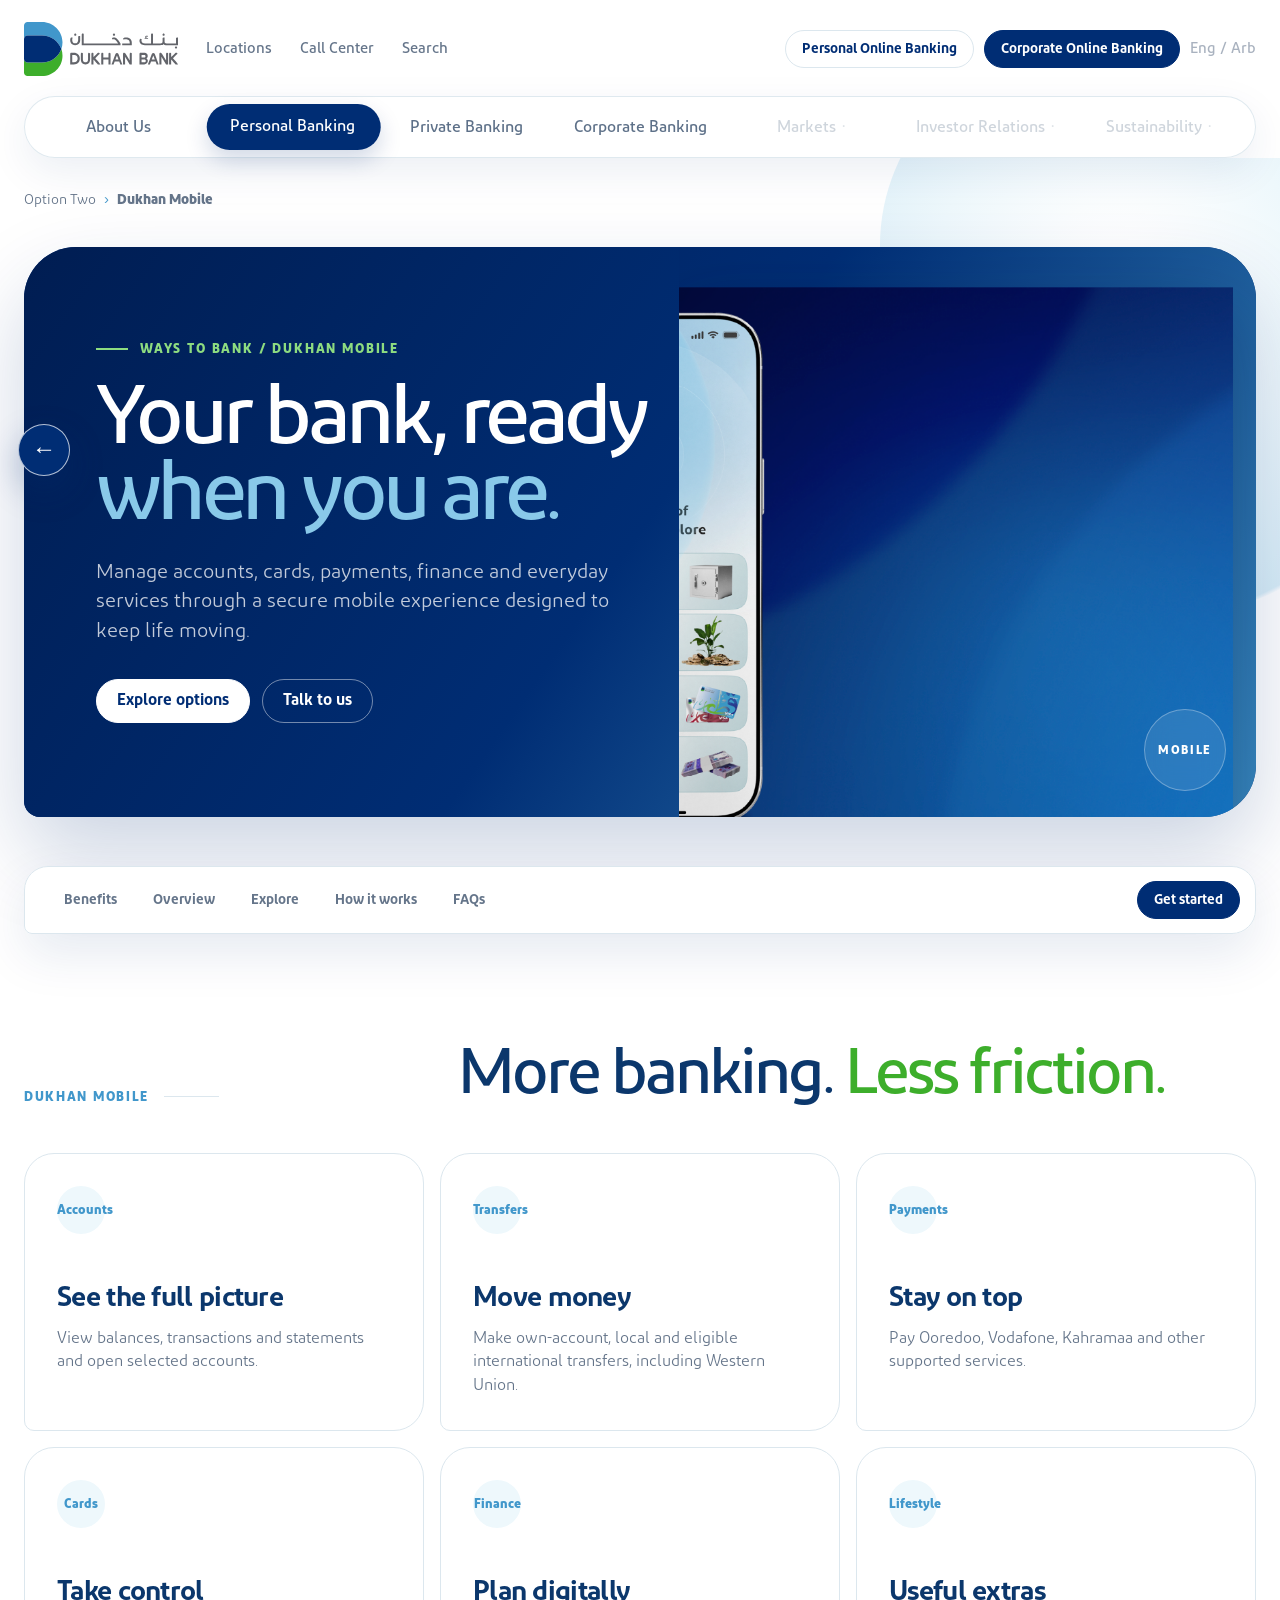
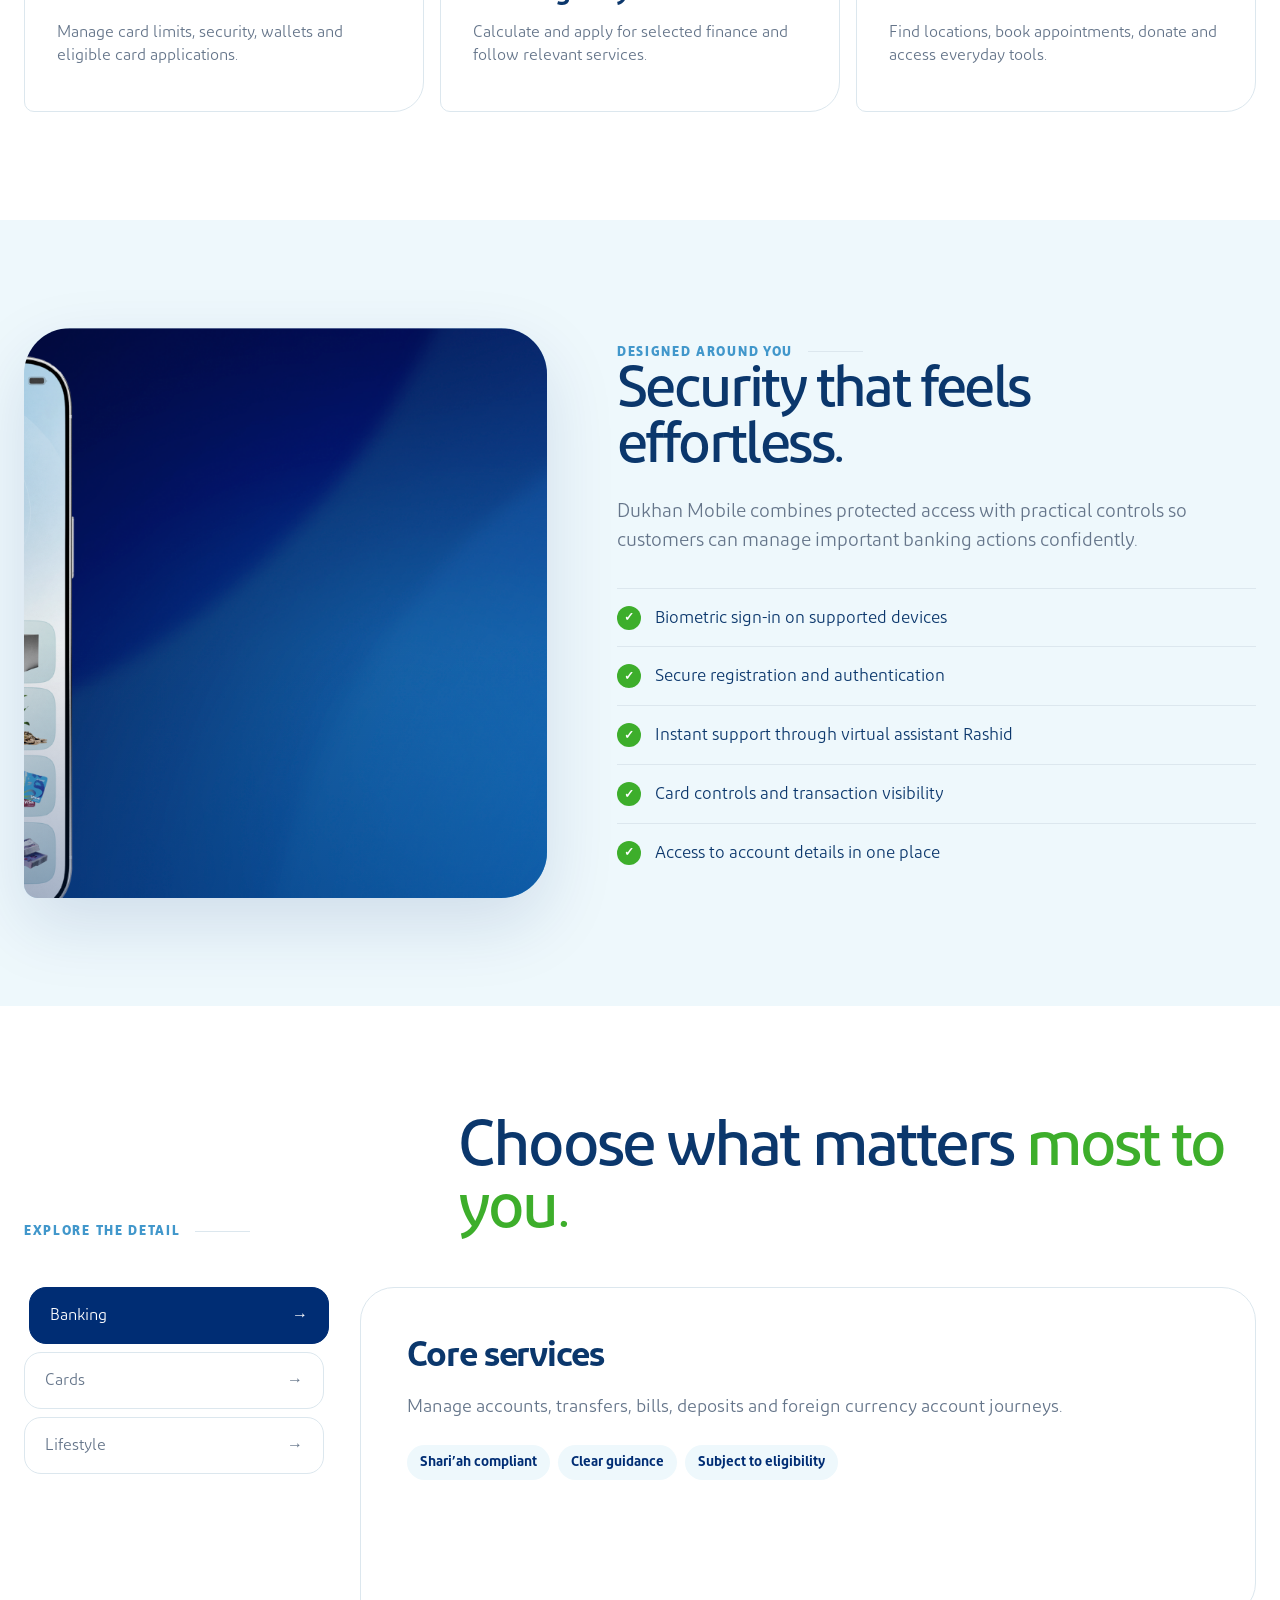
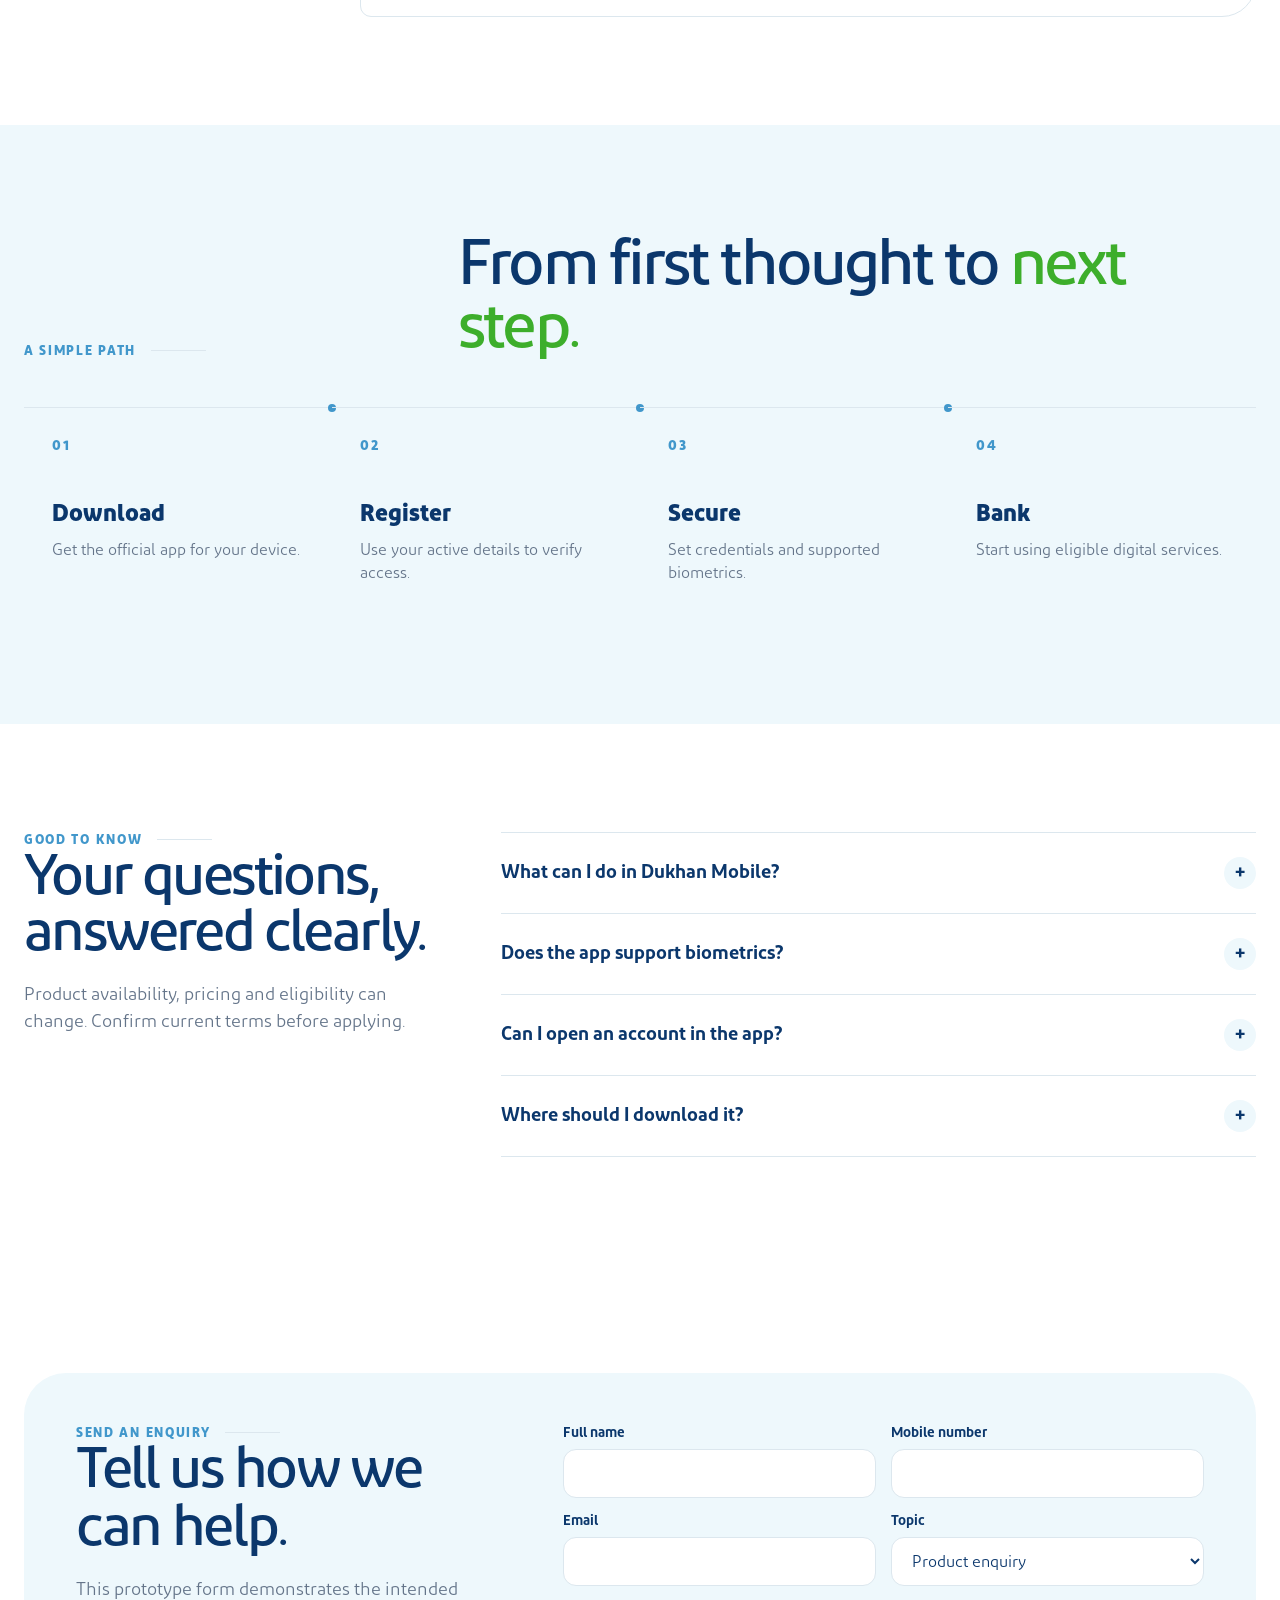
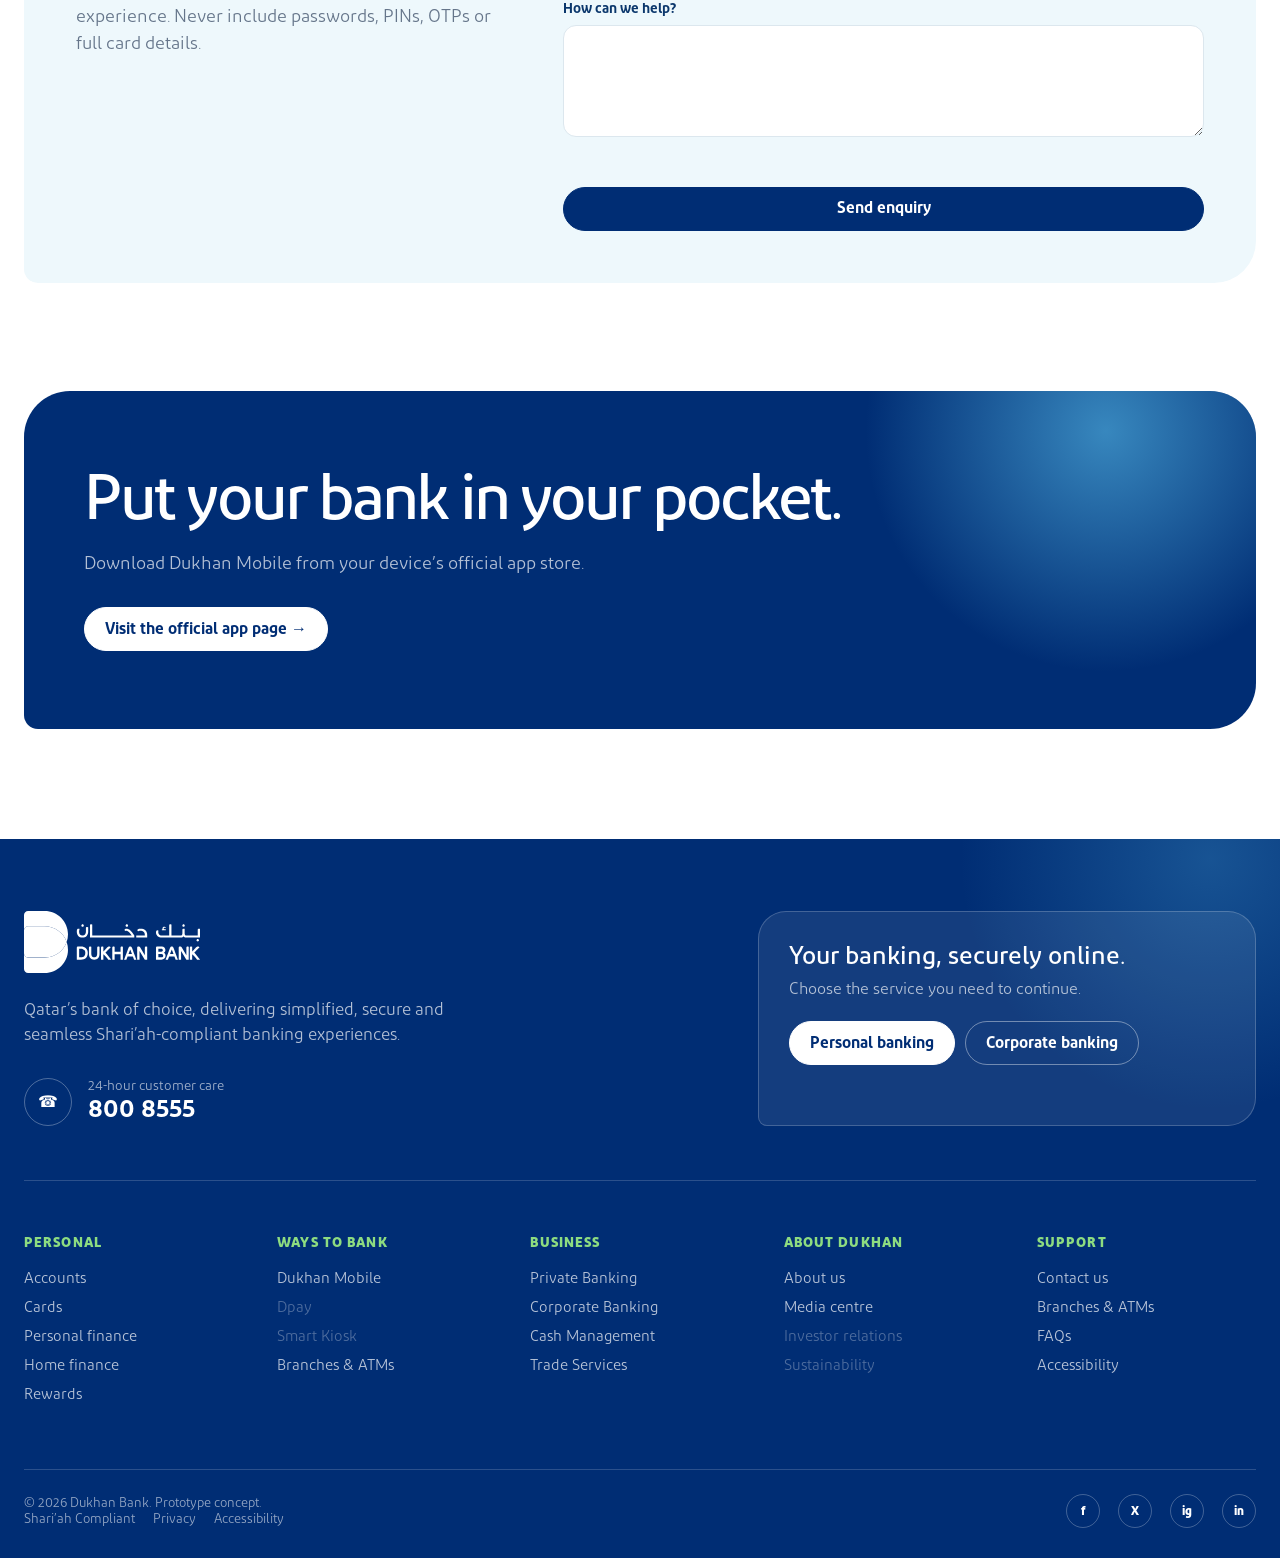
<file: option-2/mobile-banking/index.html>
<!doctype html><html lang="en"><head><meta charset="utf-8"><meta name="viewport" content="width=device-width, initial-scale=1"><meta name="description" content="Manage accounts, cards, payments, finance and everyday services through a secure mobile experience designed to keep life moving."><title>Your bank, ready when you are. | Dukhan Bank</title><link rel="stylesheet" href="../subpage.css"></head><body><a class="option-home" href="../../" aria-label="Back to design options">←</a><a class="skip" href="#main">Skip to content</a><header class="site-header"><div class="shell header-row"><a class="brand-logo" href="../index.html" aria-label="Dukhan Bank option two home"><img src="../../images/logo.svg" alt="Dukhan Bank"></a><div class="header-links"><a class="utility-link" href="../contact/index.html">Locations</a><a class="utility-link" href="tel:8008555">Call Center</a><a class="utility-link" href="../contact/index.html#apply">Search</a></div><div class="header-actions"><a class="pill secondary small" href="https://omnichannels.dukhanbank.com/" target="_blank" rel="noopener">Personal Online Banking</a><a class="pill small" href="https://wboc.dukhanbank.com/" target="_blank" rel="noopener">Corporate Online Banking</a><span class="utility-link disabled" aria-disabled="true">Eng / Arb</span><button class="menu-toggle" type="button" aria-label="Toggle navigation" aria-expanded="false"><span></span></button></div></div><div class="shell nav-wrap"><nav class="main-nav" aria-label="Primary navigation"><span class="nav-indicator" aria-hidden="true"></span>
  <div class="nav-item "><a class="nav-button" href="../about/index.html">About Us</a><button class="nav-toggle" type="button" aria-label="Toggle About Us submenu" aria-expanded="false">⌄</button><ul class="dropdown"><li><a class="has-next" href="../about/index.html">Overview</a><ul class="dropdown"><li><a class="has-next" href="../about/index.html#story">Who we are</a><ul class="dropdown"><li><a href="../about/index.html#story">Our story</a></li><li><a href="../about/index.html#products">Vision &amp; values</a></li><li><a href="../contact/index.html">Contact us</a></li></ul></li><li><a href="../about/index.html#products">Our purpose</a></li></ul></li><li><a href="../contact/index.html">Help &amp; contact</a></li></ul></div>
  <div class="nav-item active"><a class="nav-button" href="../accounts/index.html">Personal Banking</a><button class="nav-toggle" type="button" aria-label="Toggle Personal Banking submenu" aria-expanded="false">⌄</button><ul class="dropdown"><li><a class="has-next" href="../accounts/index.html">Accounts</a><ul class="dropdown"><li><a href="../accounts/index.html#products">Current account</a></li><li><a href="../accounts/index.html#products">Savings accounts</a></li><li><a href="../accounts/index.html#apply">Open an account</a></li></ul></li><li><a class="has-next" href="../cards/index.html">Cards</a><ul class="dropdown"><li><a href="../cards/index.html#products">Credit cards</a></li><li><a href="../cards/index.html#products">Debit &amp; prepaid</a></li></ul></li><li><a class="has-next" href="../personal-finance/index.html">Financing</a><ul class="dropdown"><li><a href="../personal-finance/index.html">Personal finance</a></li><li><a href="../home-finance/index.html">Home finance</a></li></ul></li><li><a href="../rewards/index.html">DAwards</a></li><li><a href="../mobile-banking/index.html">Dukhan Mobile</a></li></ul></div>
  <div class="nav-item "><a class="nav-button" href="../private-banking/index.html">Private Banking</a><button class="nav-toggle" type="button" aria-label="Toggle Private Banking submenu" aria-expanded="false">⌄</button><ul class="dropdown"><li><a href="../private-banking/index.html#products">Banking services</a></li><li><a href="../private-banking/index.html#benefits">Personalized service</a></li><li><a href="../private-banking/index.html#apply">Get in touch</a></li></ul></div>
  <div class="nav-item "><a class="nav-button" href="../corporate-banking/index.html">Corporate Banking</a><button class="nav-toggle" type="button" aria-label="Toggle Corporate Banking submenu" aria-expanded="false">⌄</button><ul class="dropdown"><li><a class="has-next" href="../corporate-banking/index.html">Solutions</a><ul class="dropdown"><li><a href="../corporate-banking/index.html#products">Accounts &amp; payments</a></li><li><a href="../corporate-banking/index.html#products">Finance &amp; trade</a></li><li><a href="../corporate-banking/index.html#story">Digital banking</a></li></ul></li><li><a href="../contact/index.html">Contact the team</a></li></ul></div>
  <div class="nav-item disabled"><button class="nav-button" type="button" disabled aria-disabled="true">Markets</button></div>
  <div class="nav-item disabled"><button class="nav-button" type="button" disabled aria-disabled="true">Investor Relations</button></div>
  <div class="nav-item disabled"><button class="nav-button" type="button" disabled aria-disabled="true">Sustainability</button></div>
</nav></div></header><main id="main"><div class="shell breadcrumb"><a href="../index.html">Option Two</a><span>›</span><strong>Dukhan Mobile</strong></div><section class="page-hero"><div class="shell hero-panel"><div class="hero-copy"><div class="eyebrow">Ways to bank / Dukhan Mobile</div><h1>Your bank, ready<em>when you are.</em></h1><p>Manage accounts, cards, payments, finance and everyday services through a secure mobile experience designed to keep life moving.</p><div class="hero-actions"><a class="pill" href="#products">Explore options</a><a class="pill secondary" href="#apply">Talk to us</a></div></div><div class="hero-visual"><img src="../../images/lowerbanner.png" alt="Placeholder visual for Ways to bank / Dukhan Mobile" width="900" height="1100"><span class="hero-mark">MOBILE</span></div></div></section><div class="shell anchor-bar"><div class="anchor-inner"><div class="anchor-links"><a href="#benefits">Benefits</a><a href="#story">Overview</a><a href="#products">Explore</a><a href="#how">How it works</a><a href="#faqs">FAQs</a></div><a class="pill small" href="#apply">Get started</a></div></div>
<section class="section" id="benefits"><div class="shell"><div class="section-head reveal"><div class="section-kicker">Dukhan Mobile</div><h2>More banking. <span>Less friction.</span></h2></div><div class="benefit-grid"><article class="benefit-card reveal"><span class="benefit-number">Accounts</span><h3>See the full picture</h3><p>View balances, transactions and statements and open selected accounts.</p></article><article class="benefit-card reveal"><span class="benefit-number">Transfers</span><h3>Move money</h3><p>Make own-account, local and eligible international transfers, including Western Union.</p></article><article class="benefit-card reveal"><span class="benefit-number">Payments</span><h3>Stay on top</h3><p>Pay Ooredoo, Vodafone, Kahramaa and other supported services.</p></article><article class="benefit-card reveal"><span class="benefit-number">Cards</span><h3>Take control</h3><p>Manage card limits, security, wallets and eligible card applications.</p></article><article class="benefit-card reveal"><span class="benefit-number">Finance</span><h3>Plan digitally</h3><p>Calculate and apply for selected finance and follow relevant services.</p></article><article class="benefit-card reveal"><span class="benefit-number">Lifestyle</span><h3>Useful extras</h3><p>Find locations, book appointments, donate and access everyday tools.</p></article></div></div></section>
<section class="section soft" id="story"><div class="shell split"><div class="media-card reveal"><img src="../../images/lowerbanner.png" alt="Placeholder product experience" loading="lazy"></div><div class="split-copy reveal"><div class="section-kicker">Designed around you</div><h2>Security that feels effortless.</h2><p>Dukhan Mobile combines protected access with practical controls so customers can manage important banking actions confidently.</p><ul class="check-list"><li>Biometric sign-in on supported devices</li><li>Secure registration and authentication</li><li>Instant support through virtual assistant Rashid</li><li>Card controls and transaction visibility</li><li>Access to account details in one place</li></ul></div></div></section>
<section class="section" id="products"><div class="shell"><div class="section-head reveal"><div class="section-kicker">Explore the detail</div><h2>Choose what matters <span>most to you.</span></h2></div><div class="tabs reveal" data-tabs><div class="tab-list" role="tablist"><button class="tab-button active" type="button" role="tab" aria-selected="true">Banking</button><button class="tab-button " type="button" role="tab" aria-selected="false">Cards</button><button class="tab-button " type="button" role="tab" aria-selected="false">Lifestyle</button></div><div><article class="tab-panel active" role="tabpanel"><h3>Core services</h3><p>Manage accounts, transfers, bills, deposits and foreign currency account journeys.</p><div class="tag-row"><span class="tag">Shari’ah compliant</span><span class="tag">Clear guidance</span><span class="tag">Subject to eligibility</span></div></article><article class="tab-panel " role="tabpanel"><h3>Control and wallets</h3><p>Digitize eligible cards, manage limits and security, and use supported card services.</p><div class="tag-row"><span class="tag">Shari’ah compliant</span><span class="tag">Clear guidance</span><span class="tag">Subject to eligibility</span></div></article><article class="tab-panel " role="tabpanel"><h3>Beyond transactions</h3><p>Locate branches, book appointments, check useful local information and make charity payments.</p><div class="tag-row"><span class="tag">Shari’ah compliant</span><span class="tag">Clear guidance</span><span class="tag">Subject to eligibility</span></div></article></div></div></div></section>
<section class="section soft" id="how"><div class="shell"><div class="section-head reveal"><div class="section-kicker">A simple path</div><h2>From first thought to <span>next step.</span></h2></div><div class="process-grid"><article class="process-card reveal"><h3>Download</h3><p>Get the official app for your device.</p></article><article class="process-card reveal"><h3>Register</h3><p>Use your active details to verify access.</p></article><article class="process-card reveal"><h3>Secure</h3><p>Set credentials and supported biometrics.</p></article><article class="process-card reveal"><h3>Bank</h3><p>Start using eligible digital services.</p></article></div></div></section>
<section class="section" id="faqs"><div class="shell faq-layout"><div class="faq-copy reveal"><div class="section-kicker">Good to know</div><h2>Your questions, answered clearly.</h2><p>Product availability, pricing and eligibility can change. Confirm current terms before applying.</p></div><div class="accordion reveal"><article class="faq-item"><button class="faq-question" type="button" aria-expanded="false">What can I do in Dukhan Mobile?</button><div class="faq-answer"><p>The app supports accounts, transfers, payments, card management, selected finance services and useful lifestyle tools.</p></div></article><article class="faq-item"><button class="faq-question" type="button" aria-expanded="false">Does the app support biometrics?</button><div class="faq-answer"><p>Yes, biometric access is available on compatible devices.</p></div></article><article class="faq-item"><button class="faq-question" type="button" aria-expanded="false">Can I open an account in the app?</button><div class="faq-answer"><p>Selected time deposit, savings and foreign currency account journeys are available to eligible customers.</p></div></article><article class="faq-item"><button class="faq-question" type="button" aria-expanded="false">Where should I download it?</button><div class="faq-answer"><p>Use the official Apple App Store, Google Play or Huawei AppGallery listing linked from Dukhan Bank’s live website.</p></div></article></div></div></section>
<section class="section" id="apply"><div class="shell form-panel reveal"><div class="form-copy"><div class="section-kicker">Send an enquiry</div><h2>Tell us how we can help.</h2><p>This prototype form demonstrates the intended experience. Never include passwords, PINs, OTPs or full card details.</p></div><form class="form-grid demo-form"><div class="field"><label for="name">Full name</label><input id="name" name="name" autocomplete="name" required></div><div class="field"><label for="mobile">Mobile number</label><input id="mobile" name="mobile" type="tel" autocomplete="tel" required></div><div class="field"><label for="email">Email</label><input id="email" name="email" type="email" autocomplete="email" required></div><div class="field"><label for="topic">Topic</label><select id="topic" name="topic"><option>Product enquiry</option><option>Service support</option><option>Feedback</option><option>Branch appointment</option></select></div><div class="field full"><label for="message">How can we help?</label><textarea id="message" name="message" required></textarea></div><div class="form-status" role="status"></div><div class="field full"><button class="pill" type="submit">Send enquiry</button></div></form></div></section><section class="cta"><div class="shell cta-panel reveal"><h2>Put your bank in your pocket.</h2><p>Download Dukhan Mobile from your device’s official app store.</p><a class="pill" href="https://www.dukhanbank.com/app" target="_blank" rel="noopener">Visit the official app page →</a></div></section></main><footer><div class="shell footer-top"><div class="footer-brand"><a class="brand-logo" href="../index.html"><img src="../../images/logo.svg" alt="Dukhan Bank"></a><p>Qatar’s bank of choice, delivering simplified, secure and seamless Shari’ah-compliant banking experiences.</p><div class="care"><span class="care-icon">☎</span><div><small>24-hour customer care</small><a href="tel:8008555">800 8555</a></div></div></div><div class="login-panel"><h3>Your banking, securely online.</h3><p>Choose the service you need to continue.</p><div class="login-actions"><a class="pill" href="https://omnichannels.dukhanbank.com/" target="_blank" rel="noopener">Personal banking</a><a class="pill secondary" href="https://wboc.dukhanbank.com/" target="_blank" rel="noopener">Corporate banking</a></div></div></div><div class="shell footer-directory"><div class="footer-col"><h4>Personal</h4><a href="../accounts/index.html">Accounts</a><a href="../cards/index.html">Cards</a><a href="../personal-finance/index.html">Personal finance</a><a href="../home-finance/index.html">Home finance</a><a href="../rewards/index.html">Rewards</a></div><div class="footer-col"><h4>Ways to bank</h4><a href="../mobile-banking/index.html">Dukhan Mobile</a><span class="disabled-link" aria-disabled="true">Dpay</span><span class="disabled-link" aria-disabled="true">Smart Kiosk</span><a href="../contact/index.html">Branches &amp; ATMs</a></div><div class="footer-col"><h4>Business</h4><a href="../private-banking/index.html">Private Banking</a><a href="../corporate-banking/index.html">Corporate Banking</a><a href="../corporate-banking/index.html#products">Cash Management</a><a href="../corporate-banking/index.html#products">Trade Services</a></div><div class="footer-col"><h4>About Dukhan</h4><a href="../about/index.html">About us</a><a href="https://www.dukhanbank.com/media-center" target="_blank" rel="noopener">Media centre</a><span class="disabled-link" aria-disabled="true">Investor relations</span><span class="disabled-link" aria-disabled="true">Sustainability</span></div><div class="footer-col"><h4>Support</h4><a href="../contact/index.html">Contact us</a><a href="../contact/index.html">Branches &amp; ATMs</a><a href="https://www.dukhanbank.com/useful-tools/faqs" target="_blank" rel="noopener">FAQs</a><a href="https://www.dukhanbank.com/information/accessibility" target="_blank" rel="noopener">Accessibility</a></div></div><div class="shell footer-bottom"><div><span>© 2026 Dukhan Bank. Prototype concept.</span><div class="legal-links"><span>Shari’ah Compliant</span><a href="https://www.dukhanbank.com/information/privacy" target="_blank" rel="noopener">Privacy</a><a href="https://www.dukhanbank.com/information/accessibility" target="_blank" rel="noopener">Accessibility</a></div></div><div class="social-links"><a href="https://www.facebook.com/DukhanBank" aria-label="Facebook">f</a><a href="https://twitter.com/dukhanbank" aria-label="X">X</a><a href="https://instagram.com/dukhanbank" aria-label="Instagram">ig</a><a href="https://www.linkedin.com/company/dukhan-bank" aria-label="LinkedIn">in</a></div></div></footer><script src="../subpage.js"></script></body></html>
</file>
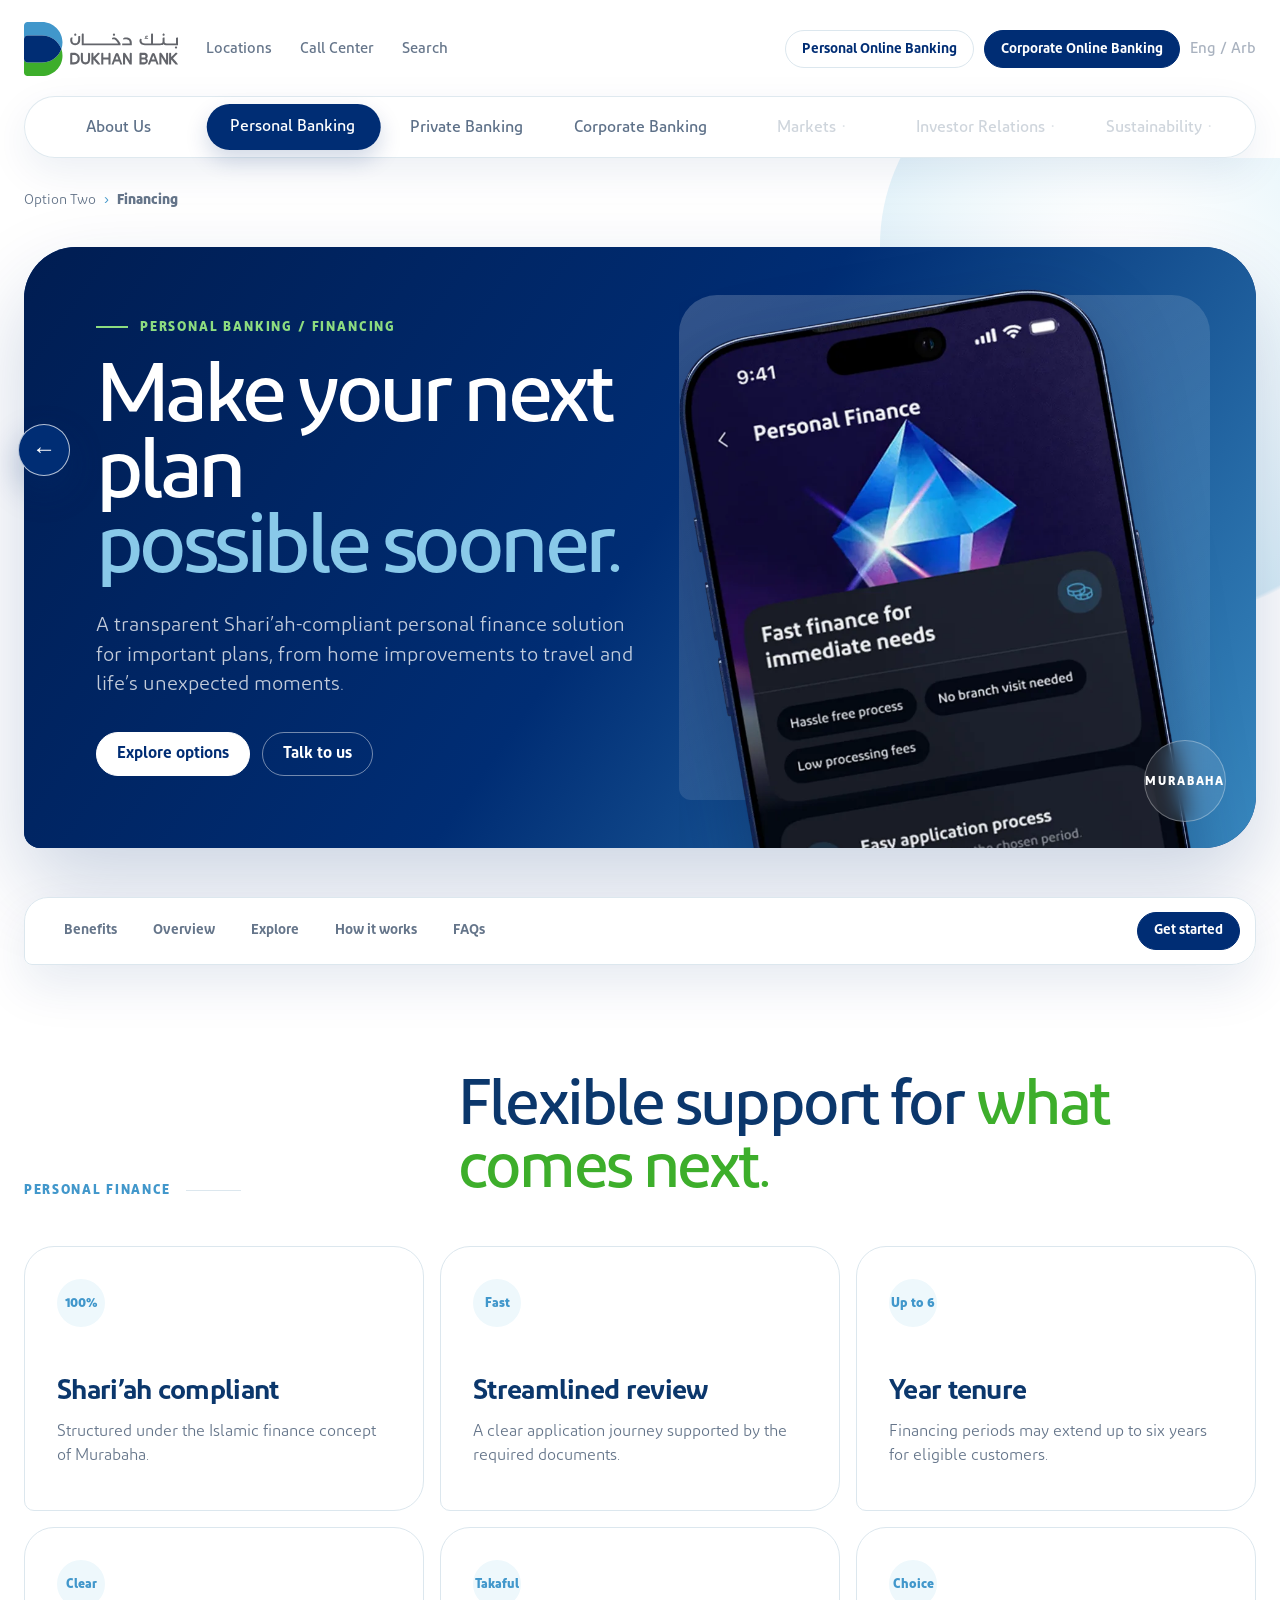
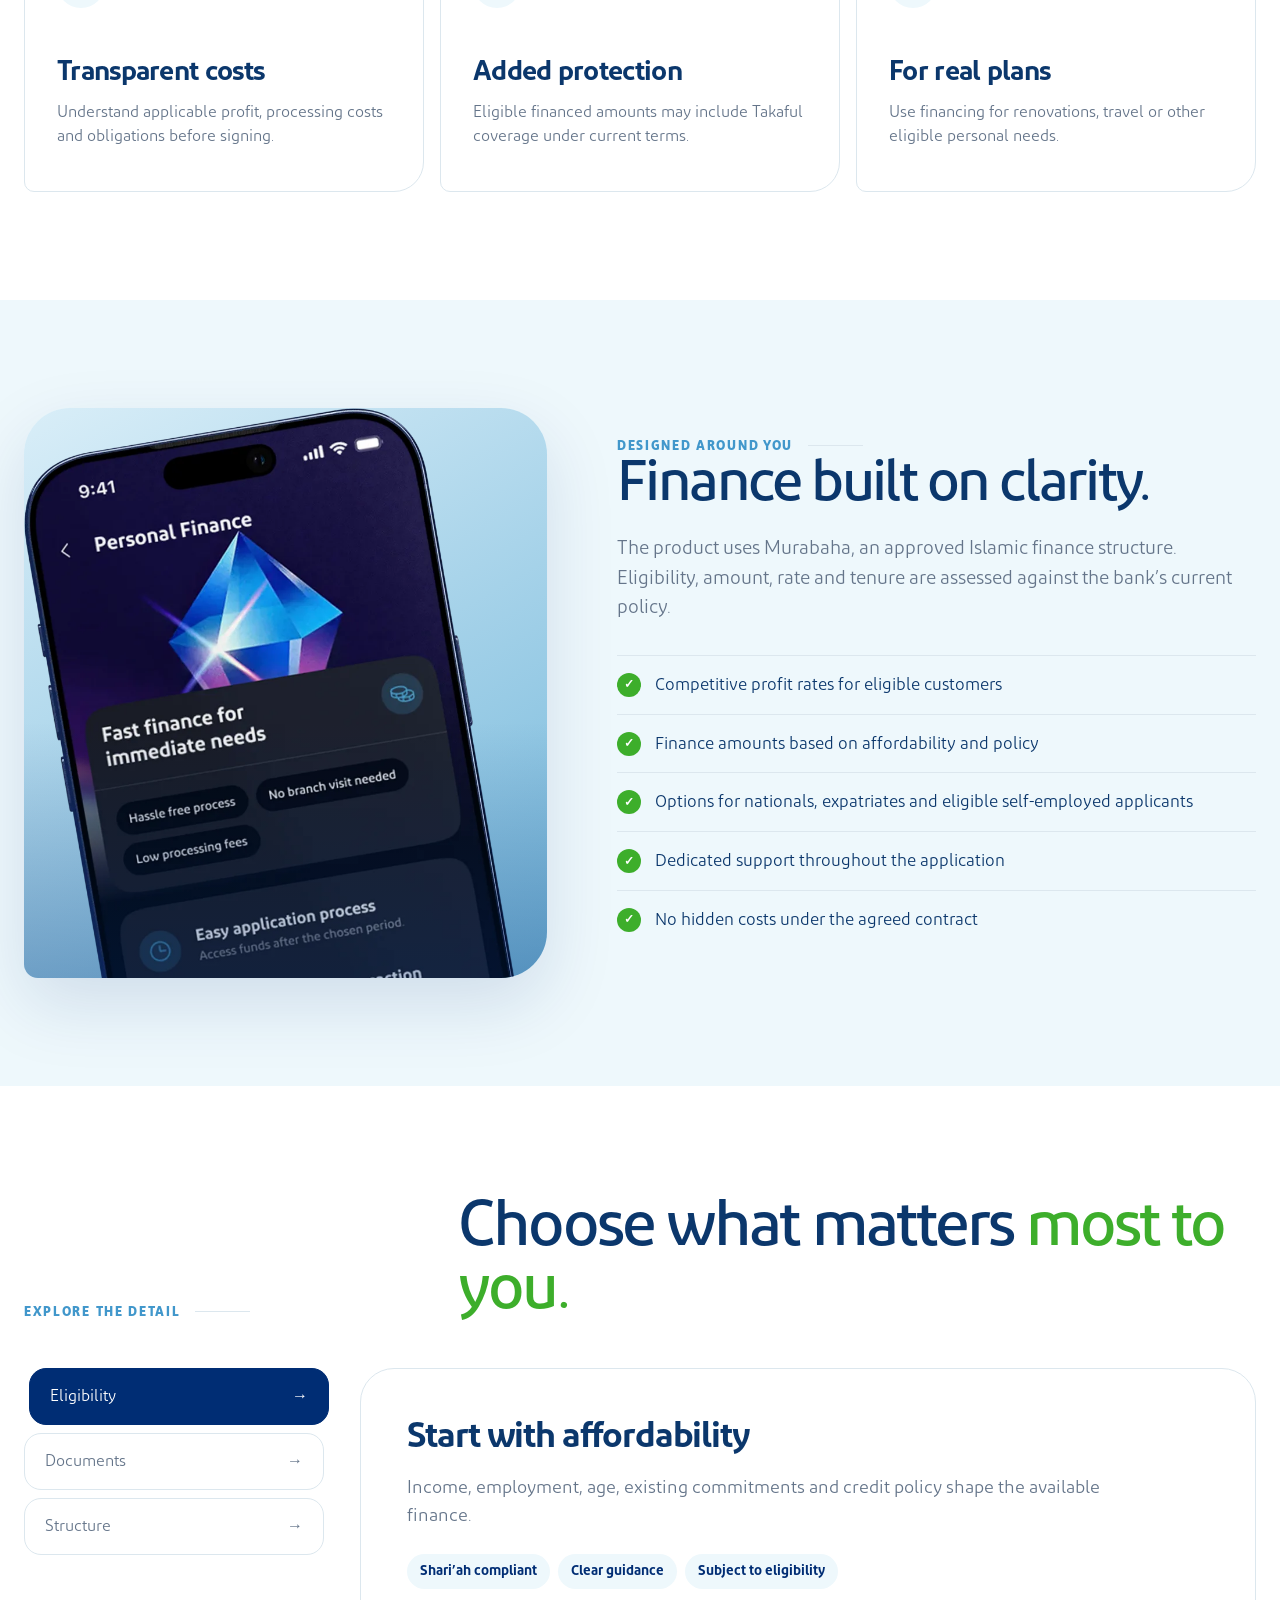
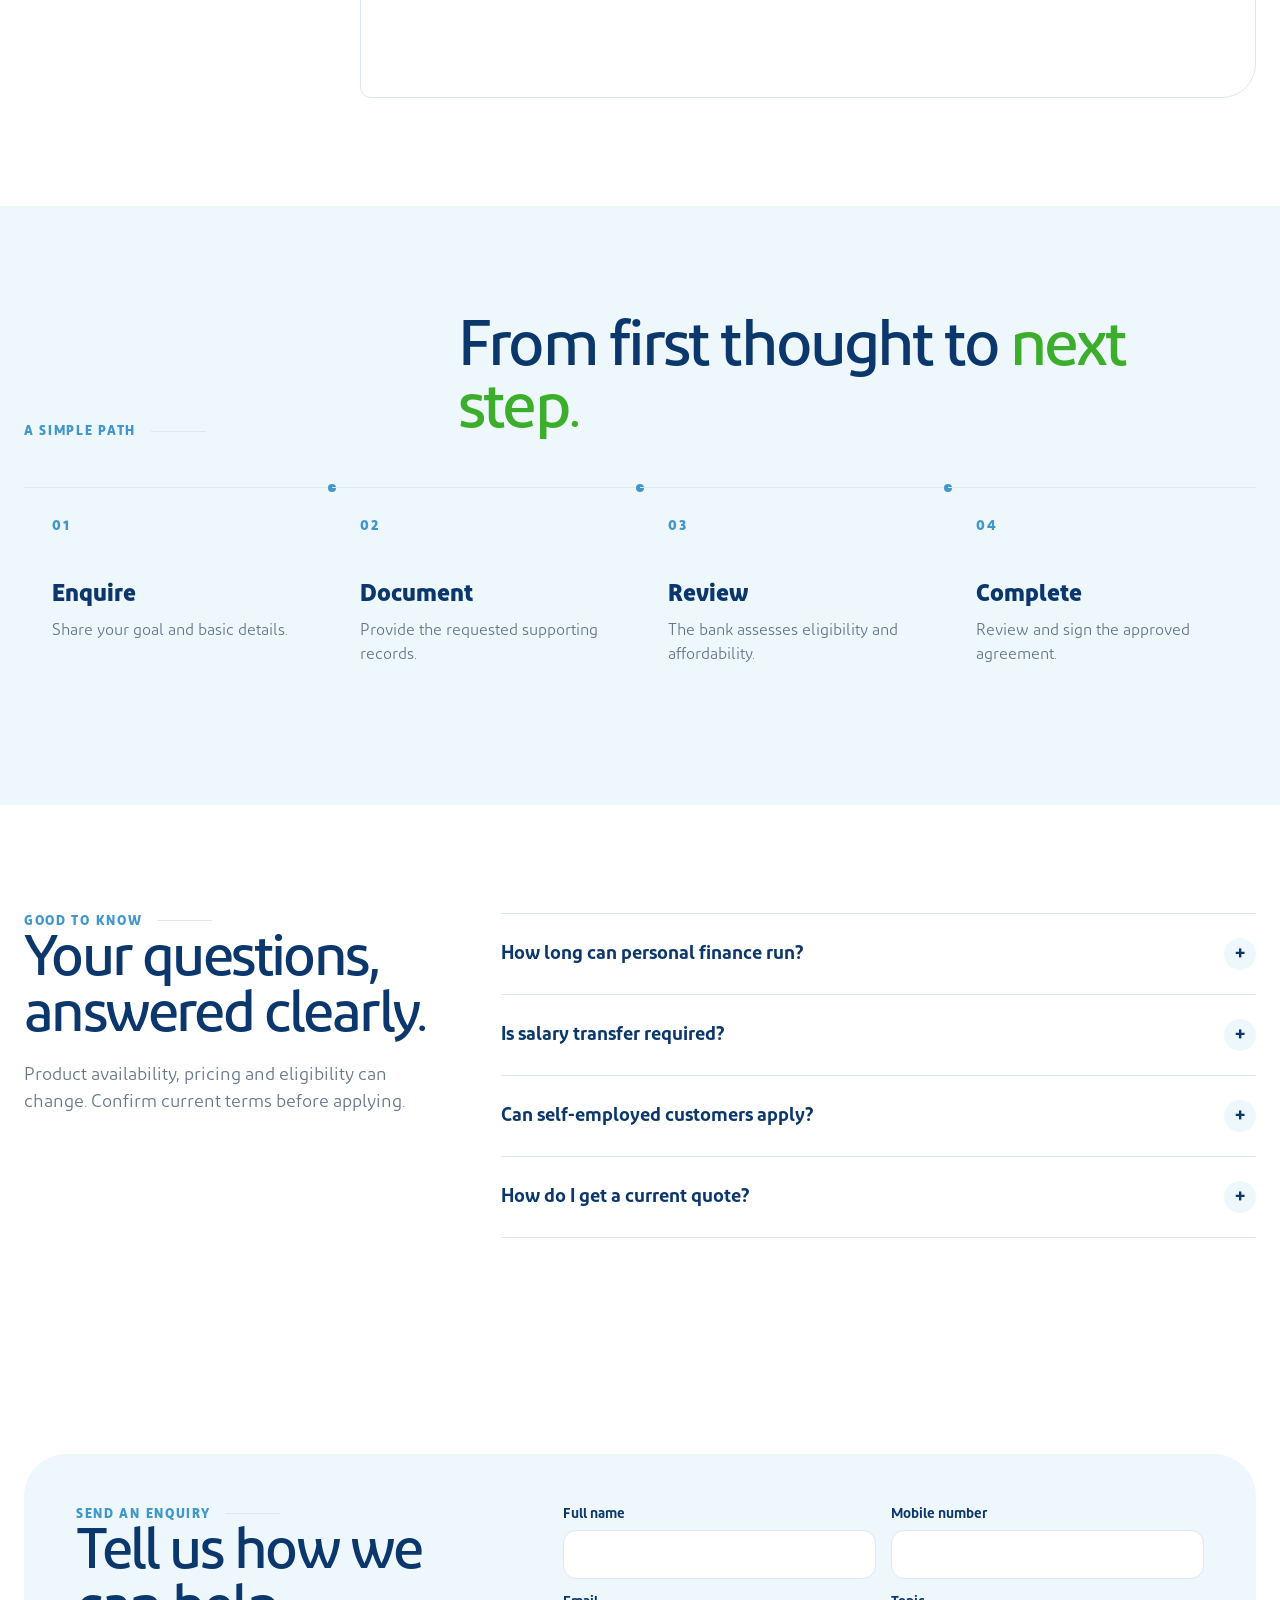
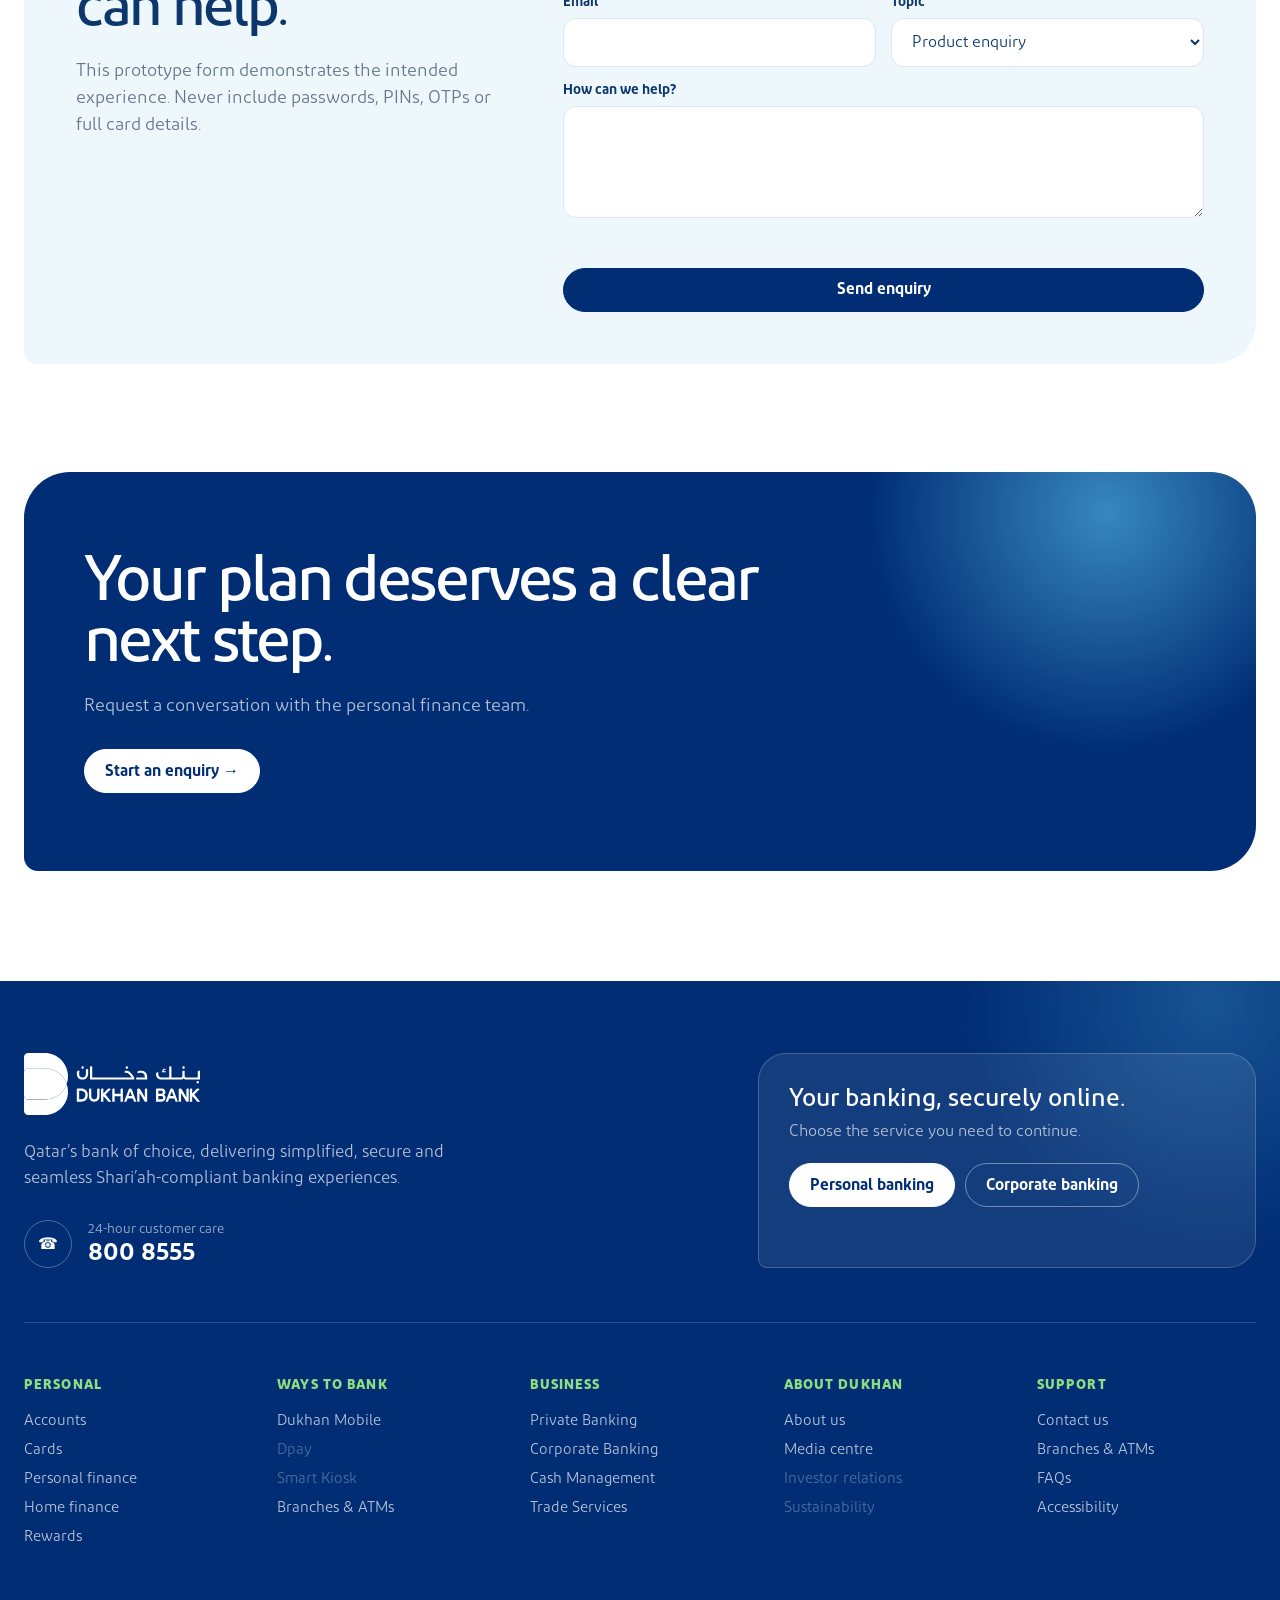
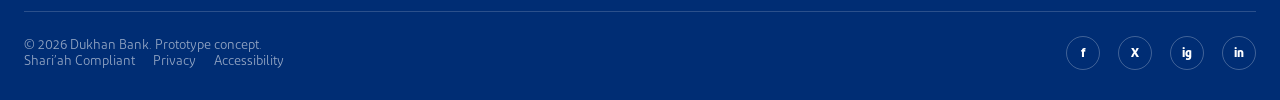
<file: option-2/personal-finance/index.html>
<!doctype html><html lang="en"><head><meta charset="utf-8"><meta name="viewport" content="width=device-width, initial-scale=1"><meta name="description" content="A transparent Shari’ah-compliant personal finance solution for important plans, from home improvements to travel and life’s unexpected moments."><title>Make your next plan possible sooner. | Dukhan Bank</title><link rel="stylesheet" href="../subpage.css"></head><body><a class="option-home" href="../../" aria-label="Back to design options">←</a><a class="skip" href="#main">Skip to content</a><header class="site-header"><div class="shell header-row"><a class="brand-logo" href="../index.html" aria-label="Dukhan Bank option two home"><img src="../../images/logo.svg" alt="Dukhan Bank"></a><div class="header-links"><a class="utility-link" href="../contact/index.html">Locations</a><a class="utility-link" href="tel:8008555">Call Center</a><a class="utility-link" href="../contact/index.html#apply">Search</a></div><div class="header-actions"><a class="pill secondary small" href="https://omnichannels.dukhanbank.com/" target="_blank" rel="noopener">Personal Online Banking</a><a class="pill small" href="https://wboc.dukhanbank.com/" target="_blank" rel="noopener">Corporate Online Banking</a><span class="utility-link disabled" aria-disabled="true">Eng / Arb</span><button class="menu-toggle" type="button" aria-label="Toggle navigation" aria-expanded="false"><span></span></button></div></div><div class="shell nav-wrap"><nav class="main-nav" aria-label="Primary navigation"><span class="nav-indicator" aria-hidden="true"></span>
  <div class="nav-item "><a class="nav-button" href="../about/index.html">About Us</a><button class="nav-toggle" type="button" aria-label="Toggle About Us submenu" aria-expanded="false">⌄</button><ul class="dropdown"><li><a class="has-next" href="../about/index.html">Overview</a><ul class="dropdown"><li><a class="has-next" href="../about/index.html#story">Who we are</a><ul class="dropdown"><li><a href="../about/index.html#story">Our story</a></li><li><a href="../about/index.html#products">Vision &amp; values</a></li><li><a href="../contact/index.html">Contact us</a></li></ul></li><li><a href="../about/index.html#products">Our purpose</a></li></ul></li><li><a href="../contact/index.html">Help &amp; contact</a></li></ul></div>
  <div class="nav-item active"><a class="nav-button" href="../accounts/index.html">Personal Banking</a><button class="nav-toggle" type="button" aria-label="Toggle Personal Banking submenu" aria-expanded="false">⌄</button><ul class="dropdown"><li><a class="has-next" href="../accounts/index.html">Accounts</a><ul class="dropdown"><li><a href="../accounts/index.html#products">Current account</a></li><li><a href="../accounts/index.html#products">Savings accounts</a></li><li><a href="../accounts/index.html#apply">Open an account</a></li></ul></li><li><a class="has-next" href="../cards/index.html">Cards</a><ul class="dropdown"><li><a href="../cards/index.html#products">Credit cards</a></li><li><a href="../cards/index.html#products">Debit &amp; prepaid</a></li></ul></li><li><a class="has-next" href="../personal-finance/index.html">Financing</a><ul class="dropdown"><li><a href="../personal-finance/index.html">Personal finance</a></li><li><a href="../home-finance/index.html">Home finance</a></li></ul></li><li><a href="../rewards/index.html">DAwards</a></li><li><a href="../mobile-banking/index.html">Dukhan Mobile</a></li></ul></div>
  <div class="nav-item "><a class="nav-button" href="../private-banking/index.html">Private Banking</a><button class="nav-toggle" type="button" aria-label="Toggle Private Banking submenu" aria-expanded="false">⌄</button><ul class="dropdown"><li><a href="../private-banking/index.html#products">Banking services</a></li><li><a href="../private-banking/index.html#benefits">Personalized service</a></li><li><a href="../private-banking/index.html#apply">Get in touch</a></li></ul></div>
  <div class="nav-item "><a class="nav-button" href="../corporate-banking/index.html">Corporate Banking</a><button class="nav-toggle" type="button" aria-label="Toggle Corporate Banking submenu" aria-expanded="false">⌄</button><ul class="dropdown"><li><a class="has-next" href="../corporate-banking/index.html">Solutions</a><ul class="dropdown"><li><a href="../corporate-banking/index.html#products">Accounts &amp; payments</a></li><li><a href="../corporate-banking/index.html#products">Finance &amp; trade</a></li><li><a href="../corporate-banking/index.html#story">Digital banking</a></li></ul></li><li><a href="../contact/index.html">Contact the team</a></li></ul></div>
  <div class="nav-item disabled"><button class="nav-button" type="button" disabled aria-disabled="true">Markets</button></div>
  <div class="nav-item disabled"><button class="nav-button" type="button" disabled aria-disabled="true">Investor Relations</button></div>
  <div class="nav-item disabled"><button class="nav-button" type="button" disabled aria-disabled="true">Sustainability</button></div>
</nav></div></header><main id="main"><div class="shell breadcrumb"><a href="../index.html">Option Two</a><span>›</span><strong>Financing</strong></div><section class="page-hero"><div class="shell hero-panel"><div class="hero-copy"><div class="eyebrow">Personal banking / Financing</div><h1>Make your next plan<em>possible sooner.</em></h1><p>A transparent Shari’ah-compliant personal finance solution for important plans, from home improvements to travel and life’s unexpected moments.</p><div class="hero-actions"><a class="pill" href="#products">Explore options</a><a class="pill secondary" href="#apply">Talk to us</a></div></div><div class="hero-visual"><img src="../images/finance.webp" alt="Placeholder visual for Personal banking / Financing" width="900" height="1100"><span class="hero-mark">MURABAHA</span></div></div></section><div class="shell anchor-bar"><div class="anchor-inner"><div class="anchor-links"><a href="#benefits">Benefits</a><a href="#story">Overview</a><a href="#products">Explore</a><a href="#how">How it works</a><a href="#faqs">FAQs</a></div><a class="pill small" href="#apply">Get started</a></div></div>
<section class="section" id="benefits"><div class="shell"><div class="section-head reveal"><div class="section-kicker">Personal finance</div><h2>Flexible support for <span>what comes next.</span></h2></div><div class="benefit-grid"><article class="benefit-card reveal"><span class="benefit-number">100%</span><h3>Shari’ah compliant</h3><p>Structured under the Islamic finance concept of Murabaha.</p></article><article class="benefit-card reveal"><span class="benefit-number">Fast</span><h3>Streamlined review</h3><p>A clear application journey supported by the required documents.</p></article><article class="benefit-card reveal"><span class="benefit-number">Up to 6</span><h3>Year tenure</h3><p>Financing periods may extend up to six years for eligible customers.</p></article><article class="benefit-card reveal"><span class="benefit-number">Clear</span><h3>Transparent costs</h3><p>Understand applicable profit, processing costs and obligations before signing.</p></article><article class="benefit-card reveal"><span class="benefit-number">Takaful</span><h3>Added protection</h3><p>Eligible financed amounts may include Takaful coverage under current terms.</p></article><article class="benefit-card reveal"><span class="benefit-number">Choice</span><h3>For real plans</h3><p>Use financing for renovations, travel or other eligible personal needs.</p></article></div></div></section>
<section class="section soft" id="story"><div class="shell split"><div class="media-card reveal"><img src="../images/finance.webp" alt="Placeholder product experience" loading="lazy"></div><div class="split-copy reveal"><div class="section-kicker">Designed around you</div><h2>Finance built on clarity.</h2><p>The product uses Murabaha, an approved Islamic finance structure. Eligibility, amount, rate and tenure are assessed against the bank’s current policy.</p><ul class="check-list"><li>Competitive profit rates for eligible customers</li><li>Finance amounts based on affordability and policy</li><li>Options for nationals, expatriates and eligible self-employed applicants</li><li>Dedicated support throughout the application</li><li>No hidden costs under the agreed contract</li></ul></div></div></section>
<section class="section" id="products"><div class="shell"><div class="section-head reveal"><div class="section-kicker">Explore the detail</div><h2>Choose what matters <span>most to you.</span></h2></div><div class="tabs reveal" data-tabs><div class="tab-list" role="tablist"><button class="tab-button active" type="button" role="tab" aria-selected="true">Eligibility</button><button class="tab-button " type="button" role="tab" aria-selected="false">Documents</button><button class="tab-button " type="button" role="tab" aria-selected="false">Structure</button></div><div><article class="tab-panel active" role="tabpanel"><h3>Start with affordability</h3><p>Income, employment, age, existing commitments and credit policy shape the available finance.</p><div class="tag-row"><span class="tag">Shari’ah compliant</span><span class="tag">Clear guidance</span><span class="tag">Subject to eligibility</span></div></article><article class="tab-panel " role="tabpanel"><h3>Prepare the essentials</h3><p>Common requirements include identification, salary transfer information, bank statements and liability details where applicable.</p><div class="tag-row"><span class="tag">Shari’ah compliant</span><span class="tag">Clear guidance</span><span class="tag">Subject to eligibility</span></div></article><article class="tab-panel " role="tabpanel"><h3>Understand Murabaha</h3><p>The bank and customer enter a transparent Shari’ah-compliant sale arrangement with agreed cost and profit.</p><div class="tag-row"><span class="tag">Shari’ah compliant</span><span class="tag">Clear guidance</span><span class="tag">Subject to eligibility</span></div></article></div></div></div></section>
<section class="section soft" id="how"><div class="shell"><div class="section-head reveal"><div class="section-kicker">A simple path</div><h2>From first thought to <span>next step.</span></h2></div><div class="process-grid"><article class="process-card reveal"><h3>Enquire</h3><p>Share your goal and basic details.</p></article><article class="process-card reveal"><h3>Document</h3><p>Provide the requested supporting records.</p></article><article class="process-card reveal"><h3>Review</h3><p>The bank assesses eligibility and affordability.</p></article><article class="process-card reveal"><h3>Complete</h3><p>Review and sign the approved agreement.</p></article></div></div></section>
<section class="section" id="faqs"><div class="shell faq-layout"><div class="faq-copy reveal"><div class="section-kicker">Good to know</div><h2>Your questions, answered clearly.</h2><p>Product availability, pricing and eligibility can change. Confirm current terms before applying.</p></div><div class="accordion reveal"><article class="faq-item"><button class="faq-question" type="button" aria-expanded="false">How long can personal finance run?</button><div class="faq-answer"><p>The live product information indicates financing may be available for up to six years, subject to eligibility and current policy.</p></div></article><article class="faq-item"><button class="faq-question" type="button" aria-expanded="false">Is salary transfer required?</button><div class="faq-answer"><p>Salary transfer documentation is commonly required for salaried applicants. The bank will confirm requirements for your profile.</p></div></article><article class="faq-item"><button class="faq-question" type="button" aria-expanded="false">Can self-employed customers apply?</button><div class="faq-answer"><p>Applications may be considered with additional business and audited financial documents.</p></div></article><article class="faq-item"><button class="faq-question" type="button" aria-expanded="false">How do I get a current quote?</button><div class="faq-answer"><p>Call 800 8555, visit a branch or submit an enquiry so the bank can provide terms based on your circumstances.</p></div></article></div></div></section>
<section class="section" id="apply"><div class="shell form-panel reveal"><div class="form-copy"><div class="section-kicker">Send an enquiry</div><h2>Tell us how we can help.</h2><p>This prototype form demonstrates the intended experience. Never include passwords, PINs, OTPs or full card details.</p></div><form class="form-grid demo-form"><div class="field"><label for="name">Full name</label><input id="name" name="name" autocomplete="name" required></div><div class="field"><label for="mobile">Mobile number</label><input id="mobile" name="mobile" type="tel" autocomplete="tel" required></div><div class="field"><label for="email">Email</label><input id="email" name="email" type="email" autocomplete="email" required></div><div class="field"><label for="topic">Topic</label><select id="topic" name="topic"><option>Product enquiry</option><option>Service support</option><option>Feedback</option><option>Branch appointment</option></select></div><div class="field full"><label for="message">How can we help?</label><textarea id="message" name="message" required></textarea></div><div class="form-status" role="status"></div><div class="field full"><button class="pill" type="submit">Send enquiry</button></div></form></div></section><section class="cta"><div class="shell cta-panel reveal"><h2>Your plan deserves a clear next step.</h2><p>Request a conversation with the personal finance team.</p><a class="pill" href="#apply">Start an enquiry →</a></div></section></main><footer><div class="shell footer-top"><div class="footer-brand"><a class="brand-logo" href="../index.html"><img src="../../images/logo.svg" alt="Dukhan Bank"></a><p>Qatar’s bank of choice, delivering simplified, secure and seamless Shari’ah-compliant banking experiences.</p><div class="care"><span class="care-icon">☎</span><div><small>24-hour customer care</small><a href="tel:8008555">800 8555</a></div></div></div><div class="login-panel"><h3>Your banking, securely online.</h3><p>Choose the service you need to continue.</p><div class="login-actions"><a class="pill" href="https://omnichannels.dukhanbank.com/" target="_blank" rel="noopener">Personal banking</a><a class="pill secondary" href="https://wboc.dukhanbank.com/" target="_blank" rel="noopener">Corporate banking</a></div></div></div><div class="shell footer-directory"><div class="footer-col"><h4>Personal</h4><a href="../accounts/index.html">Accounts</a><a href="../cards/index.html">Cards</a><a href="../personal-finance/index.html">Personal finance</a><a href="../home-finance/index.html">Home finance</a><a href="../rewards/index.html">Rewards</a></div><div class="footer-col"><h4>Ways to bank</h4><a href="../mobile-banking/index.html">Dukhan Mobile</a><span class="disabled-link" aria-disabled="true">Dpay</span><span class="disabled-link" aria-disabled="true">Smart Kiosk</span><a href="../contact/index.html">Branches &amp; ATMs</a></div><div class="footer-col"><h4>Business</h4><a href="../private-banking/index.html">Private Banking</a><a href="../corporate-banking/index.html">Corporate Banking</a><a href="../corporate-banking/index.html#products">Cash Management</a><a href="../corporate-banking/index.html#products">Trade Services</a></div><div class="footer-col"><h4>About Dukhan</h4><a href="../about/index.html">About us</a><a href="https://www.dukhanbank.com/media-center" target="_blank" rel="noopener">Media centre</a><span class="disabled-link" aria-disabled="true">Investor relations</span><span class="disabled-link" aria-disabled="true">Sustainability</span></div><div class="footer-col"><h4>Support</h4><a href="../contact/index.html">Contact us</a><a href="../contact/index.html">Branches &amp; ATMs</a><a href="https://www.dukhanbank.com/useful-tools/faqs" target="_blank" rel="noopener">FAQs</a><a href="https://www.dukhanbank.com/information/accessibility" target="_blank" rel="noopener">Accessibility</a></div></div><div class="shell footer-bottom"><div><span>© 2026 Dukhan Bank. Prototype concept.</span><div class="legal-links"><span>Shari’ah Compliant</span><a href="https://www.dukhanbank.com/information/privacy" target="_blank" rel="noopener">Privacy</a><a href="https://www.dukhanbank.com/information/accessibility" target="_blank" rel="noopener">Accessibility</a></div></div><div class="social-links"><a href="https://www.facebook.com/DukhanBank" aria-label="Facebook">f</a><a href="https://twitter.com/dukhanbank" aria-label="X">X</a><a href="https://instagram.com/dukhanbank" aria-label="Instagram">ig</a><a href="https://www.linkedin.com/company/dukhan-bank" aria-label="LinkedIn">in</a></div></div></footer><script src="../subpage.js"></script></body></html>
</file>
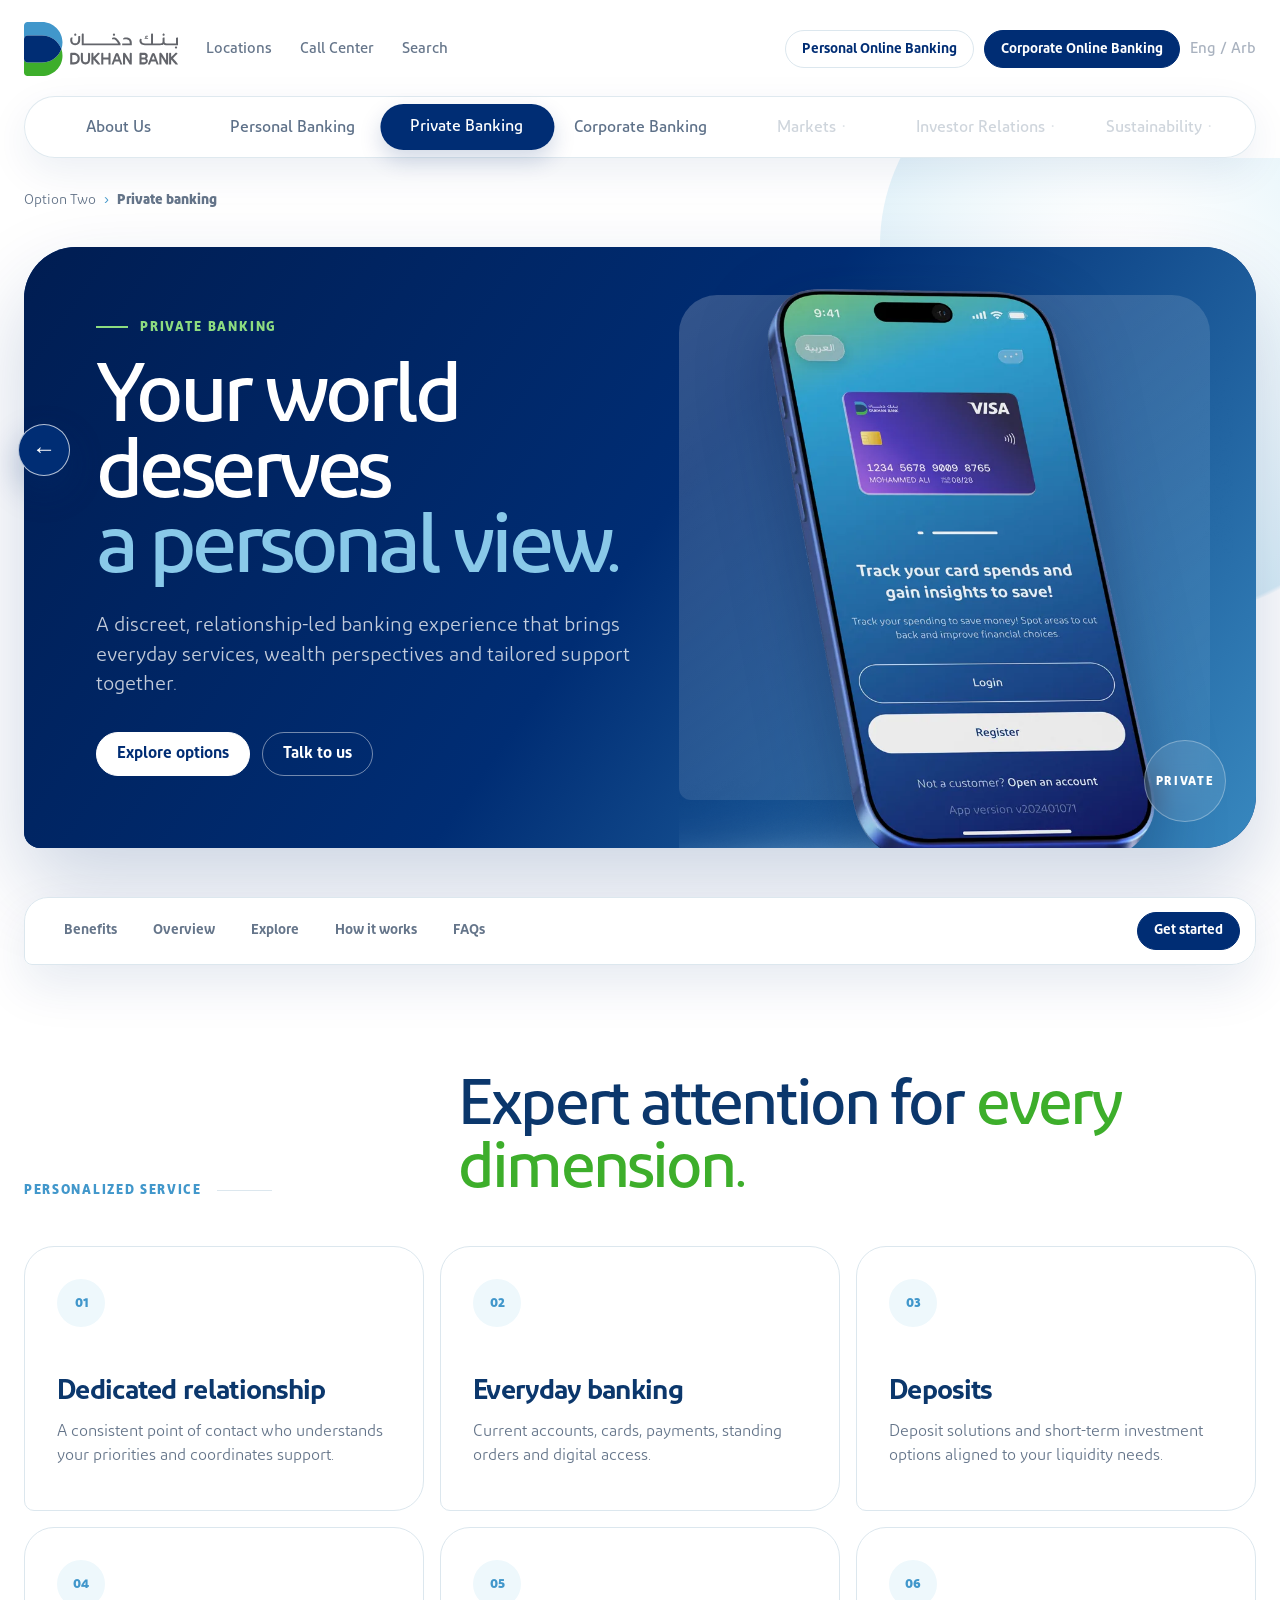
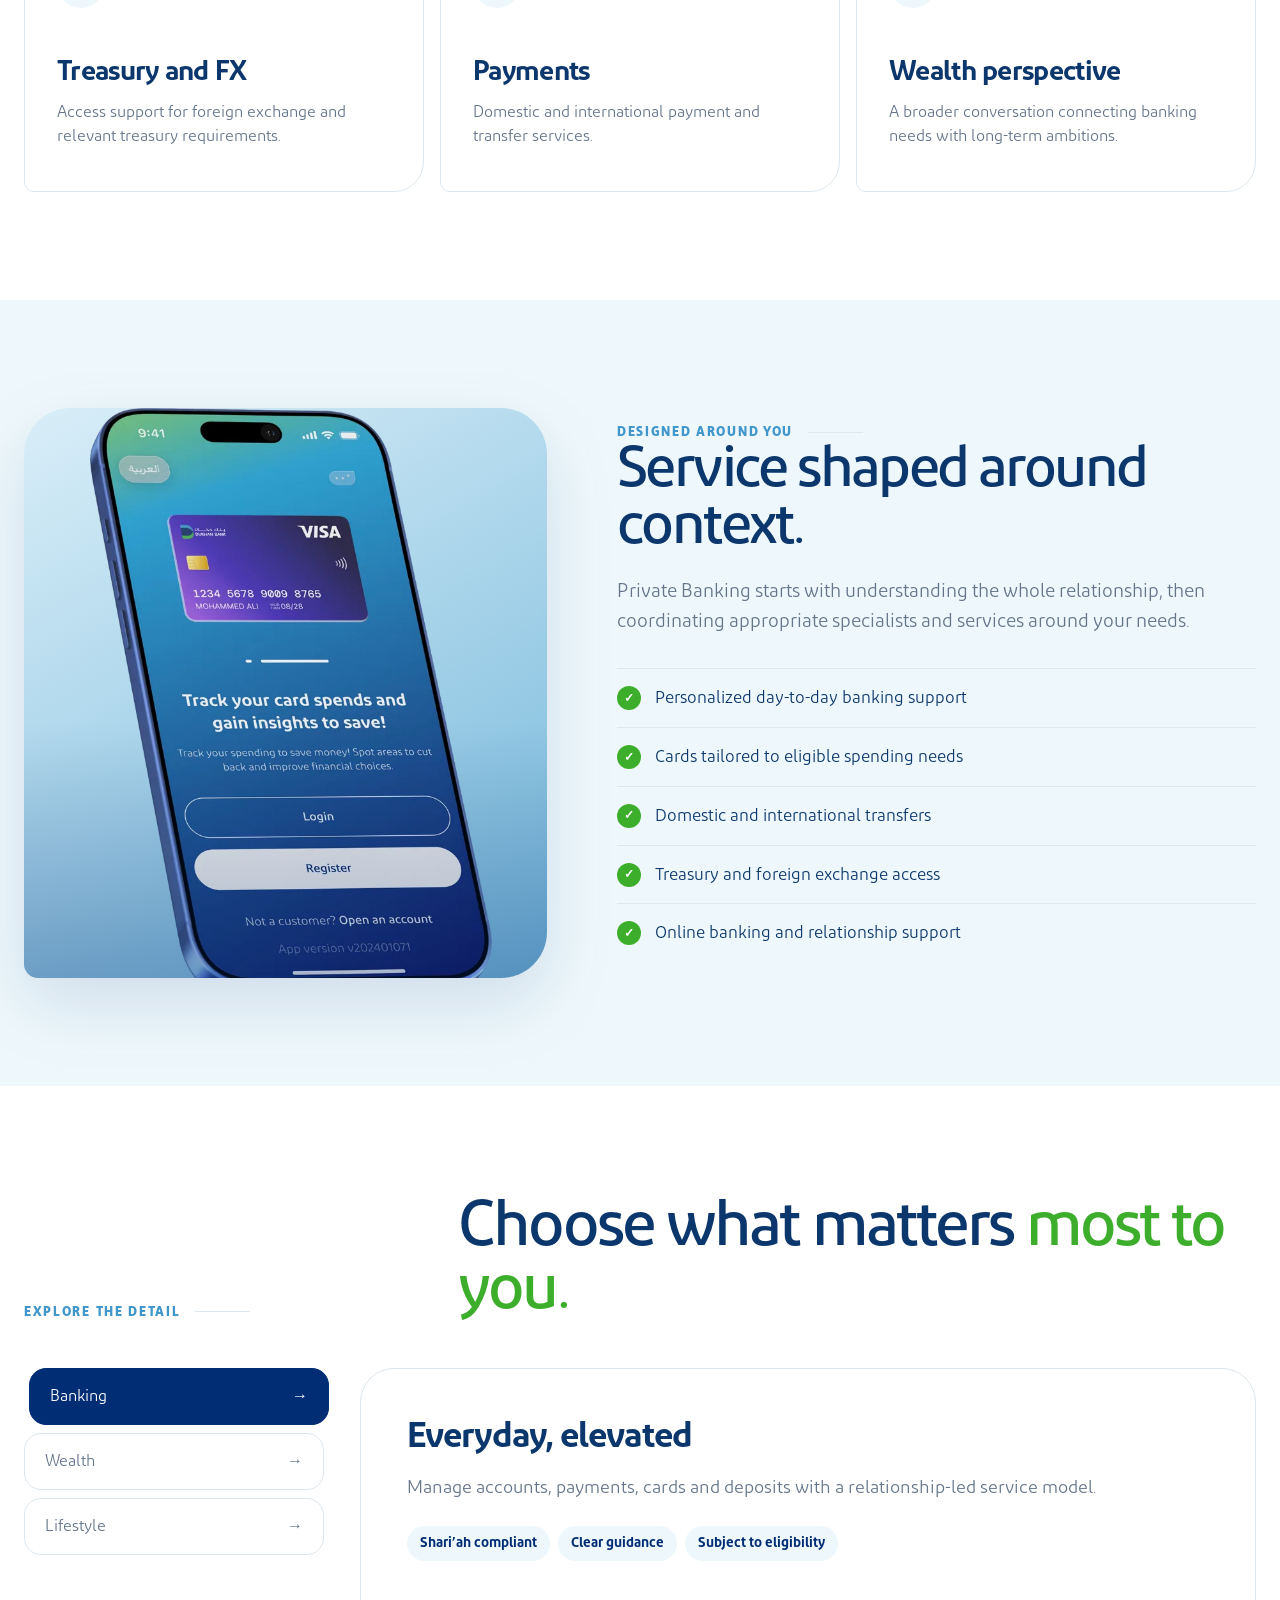
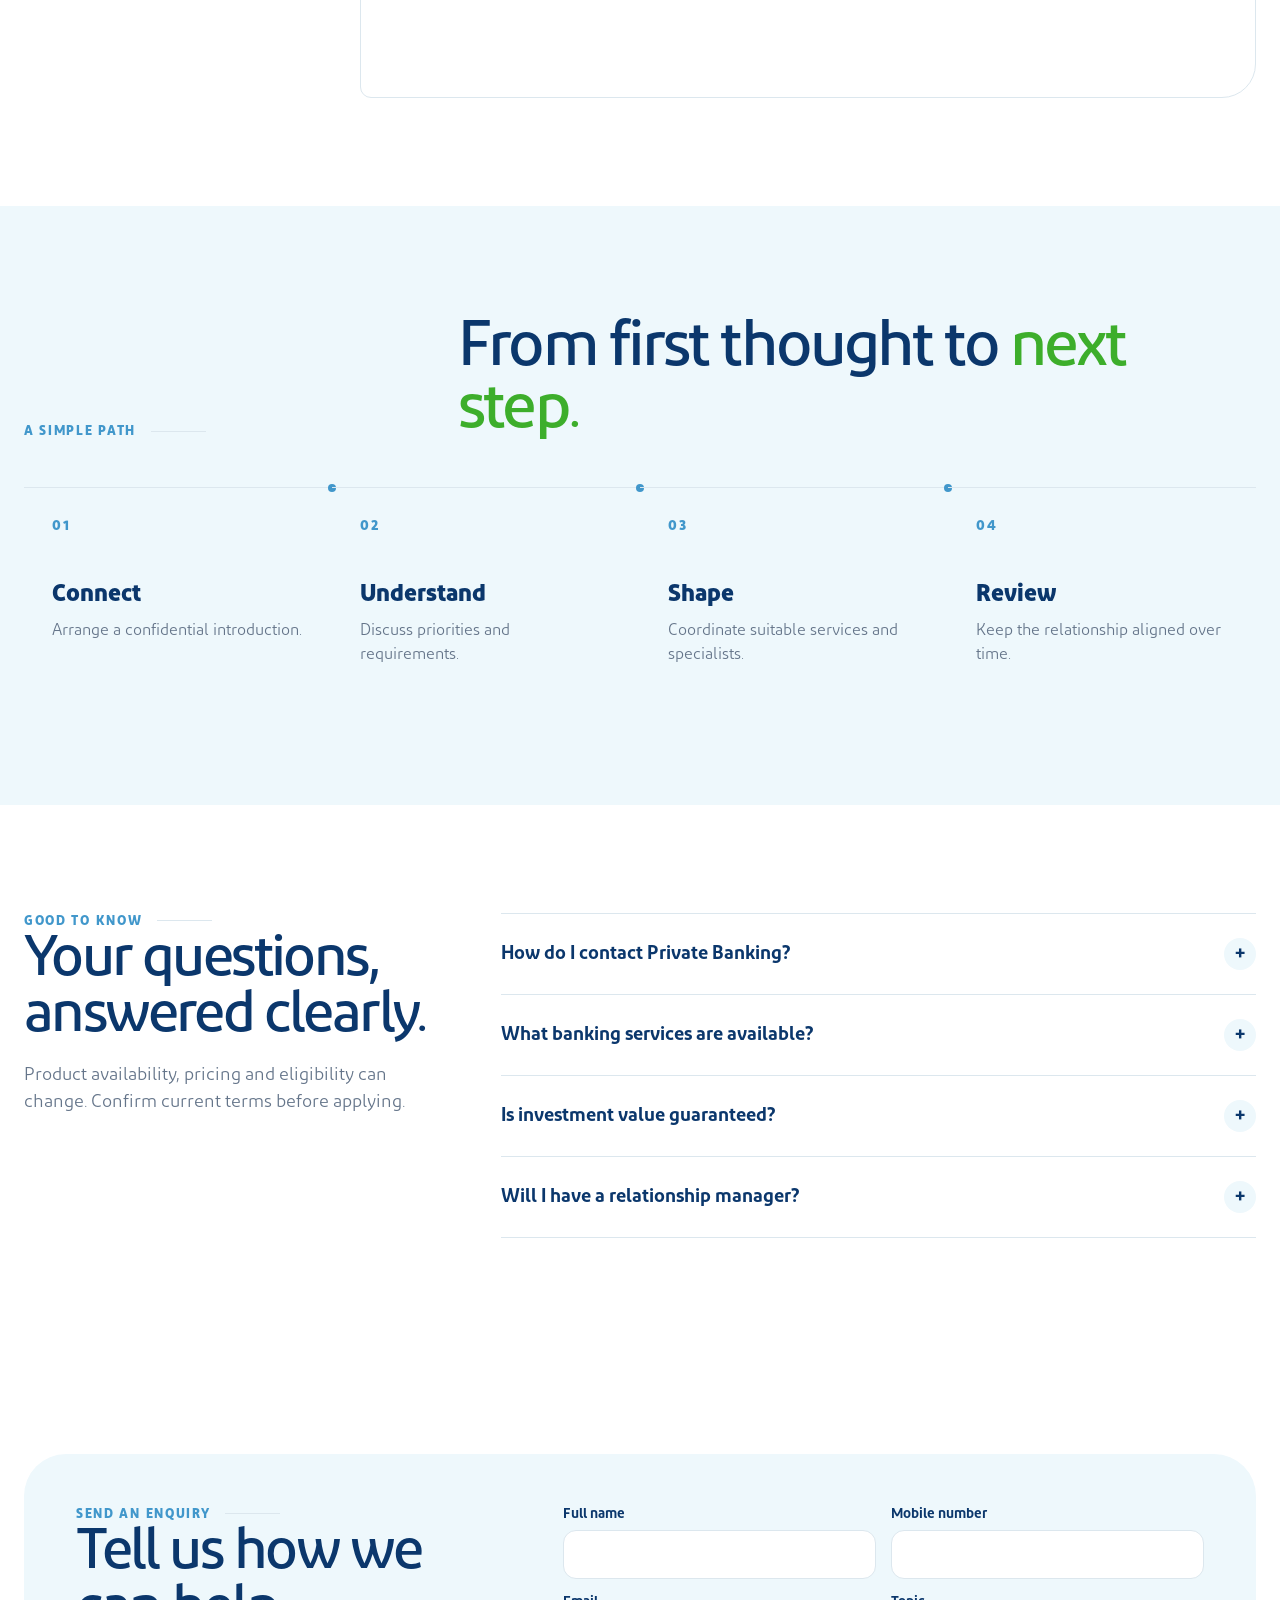
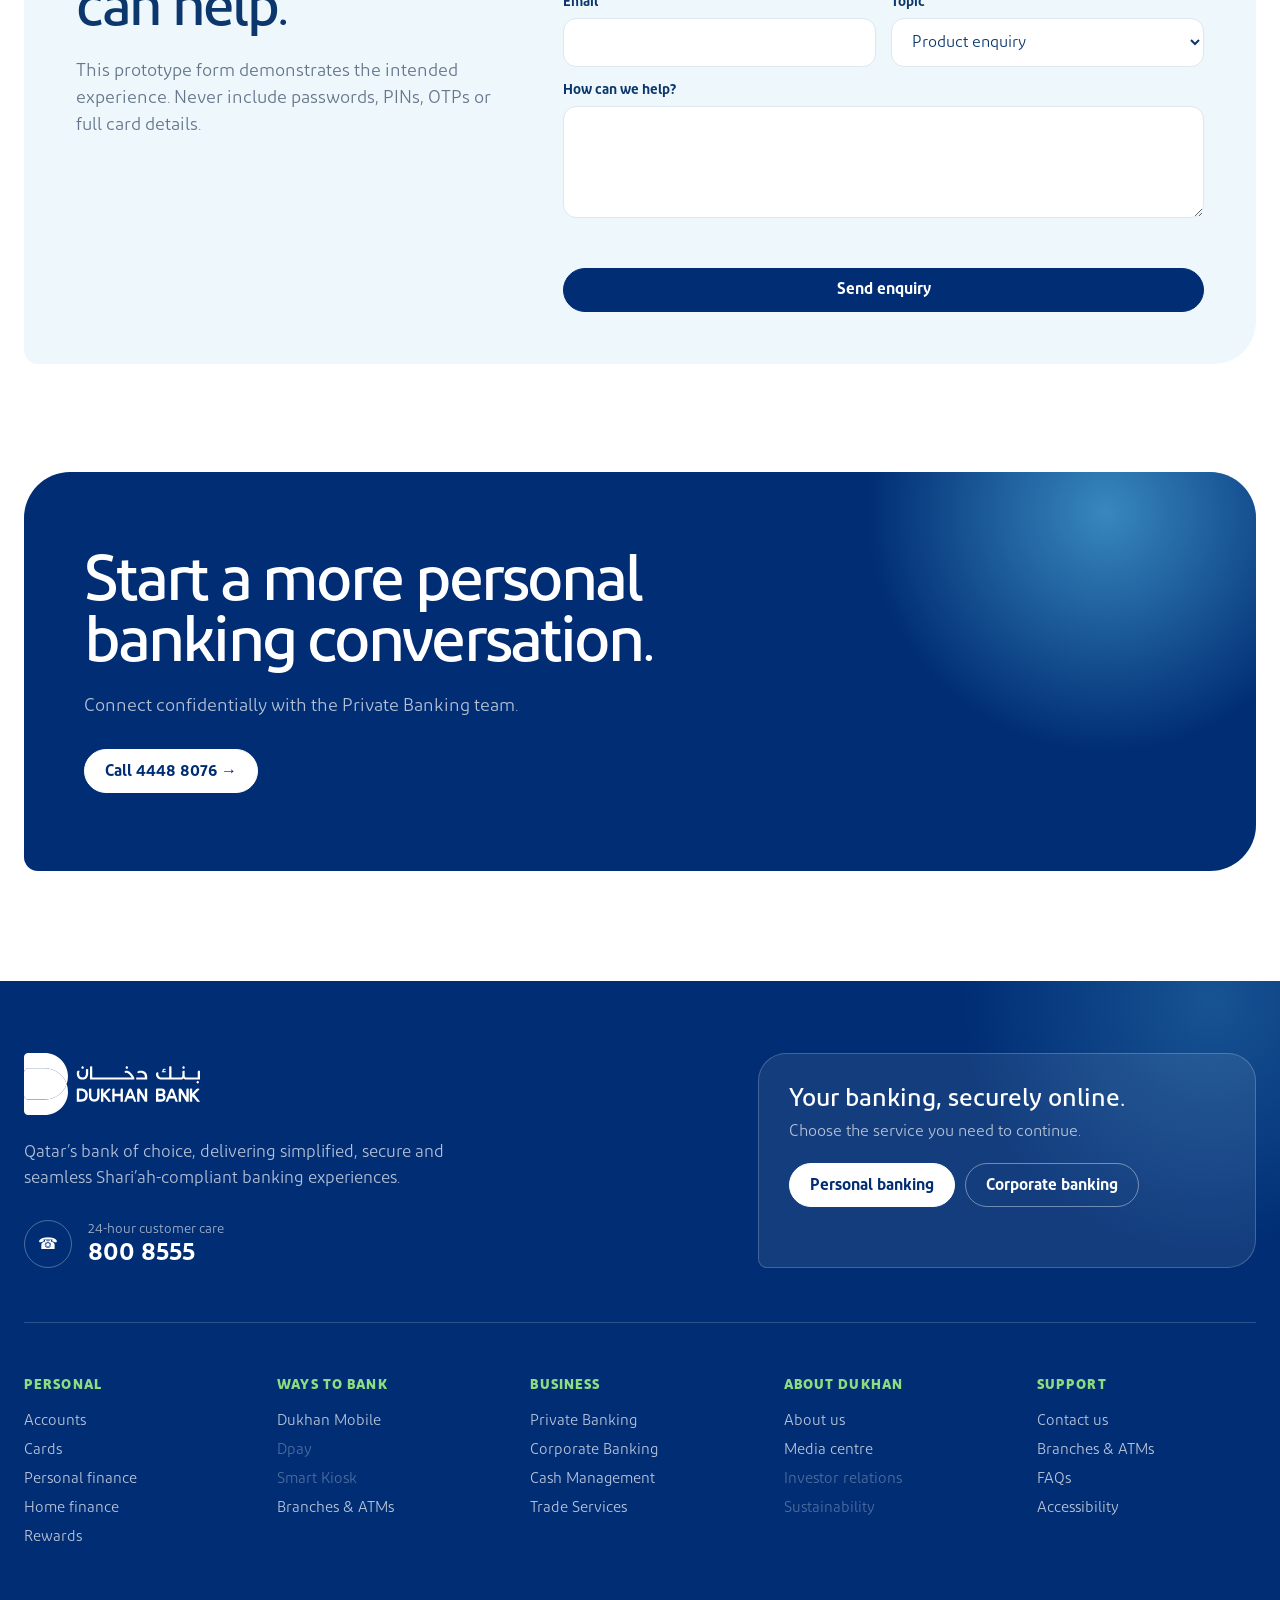
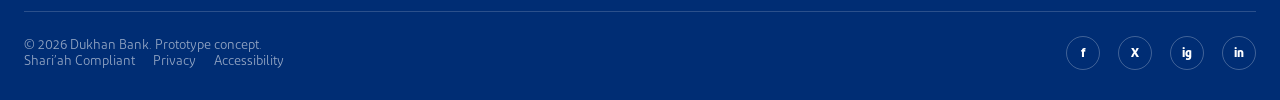
<file: option-2/private-banking/index.html>
<!doctype html><html lang="en"><head><meta charset="utf-8"><meta name="viewport" content="width=device-width, initial-scale=1"><meta name="description" content="A discreet, relationship-led banking experience that brings everyday services, wealth perspectives and tailored support together."><title>Your world deserves a personal view. | Dukhan Bank</title><link rel="stylesheet" href="../subpage.css"></head><body><a class="option-home" href="../../" aria-label="Back to design options">←</a><a class="skip" href="#main">Skip to content</a><header class="site-header"><div class="shell header-row"><a class="brand-logo" href="../index.html" aria-label="Dukhan Bank option two home"><img src="../../images/logo.svg" alt="Dukhan Bank"></a><div class="header-links"><a class="utility-link" href="../contact/index.html">Locations</a><a class="utility-link" href="tel:8008555">Call Center</a><a class="utility-link" href="../contact/index.html#apply">Search</a></div><div class="header-actions"><a class="pill secondary small" href="https://omnichannels.dukhanbank.com/" target="_blank" rel="noopener">Personal Online Banking</a><a class="pill small" href="https://wboc.dukhanbank.com/" target="_blank" rel="noopener">Corporate Online Banking</a><span class="utility-link disabled" aria-disabled="true">Eng / Arb</span><button class="menu-toggle" type="button" aria-label="Toggle navigation" aria-expanded="false"><span></span></button></div></div><div class="shell nav-wrap"><nav class="main-nav" aria-label="Primary navigation"><span class="nav-indicator" aria-hidden="true"></span>
  <div class="nav-item "><a class="nav-button" href="../about/index.html">About Us</a><button class="nav-toggle" type="button" aria-label="Toggle About Us submenu" aria-expanded="false">⌄</button><ul class="dropdown"><li><a class="has-next" href="../about/index.html">Overview</a><ul class="dropdown"><li><a class="has-next" href="../about/index.html#story">Who we are</a><ul class="dropdown"><li><a href="../about/index.html#story">Our story</a></li><li><a href="../about/index.html#products">Vision &amp; values</a></li><li><a href="../contact/index.html">Contact us</a></li></ul></li><li><a href="../about/index.html#products">Our purpose</a></li></ul></li><li><a href="../contact/index.html">Help &amp; contact</a></li></ul></div>
  <div class="nav-item "><a class="nav-button" href="../accounts/index.html">Personal Banking</a><button class="nav-toggle" type="button" aria-label="Toggle Personal Banking submenu" aria-expanded="false">⌄</button><ul class="dropdown"><li><a class="has-next" href="../accounts/index.html">Accounts</a><ul class="dropdown"><li><a href="../accounts/index.html#products">Current account</a></li><li><a href="../accounts/index.html#products">Savings accounts</a></li><li><a href="../accounts/index.html#apply">Open an account</a></li></ul></li><li><a class="has-next" href="../cards/index.html">Cards</a><ul class="dropdown"><li><a href="../cards/index.html#products">Credit cards</a></li><li><a href="../cards/index.html#products">Debit &amp; prepaid</a></li></ul></li><li><a class="has-next" href="../personal-finance/index.html">Financing</a><ul class="dropdown"><li><a href="../personal-finance/index.html">Personal finance</a></li><li><a href="../home-finance/index.html">Home finance</a></li></ul></li><li><a href="../rewards/index.html">DAwards</a></li><li><a href="../mobile-banking/index.html">Dukhan Mobile</a></li></ul></div>
  <div class="nav-item active"><a class="nav-button" href="../private-banking/index.html">Private Banking</a><button class="nav-toggle" type="button" aria-label="Toggle Private Banking submenu" aria-expanded="false">⌄</button><ul class="dropdown"><li><a href="../private-banking/index.html#products">Banking services</a></li><li><a href="../private-banking/index.html#benefits">Personalized service</a></li><li><a href="../private-banking/index.html#apply">Get in touch</a></li></ul></div>
  <div class="nav-item "><a class="nav-button" href="../corporate-banking/index.html">Corporate Banking</a><button class="nav-toggle" type="button" aria-label="Toggle Corporate Banking submenu" aria-expanded="false">⌄</button><ul class="dropdown"><li><a class="has-next" href="../corporate-banking/index.html">Solutions</a><ul class="dropdown"><li><a href="../corporate-banking/index.html#products">Accounts &amp; payments</a></li><li><a href="../corporate-banking/index.html#products">Finance &amp; trade</a></li><li><a href="../corporate-banking/index.html#story">Digital banking</a></li></ul></li><li><a href="../contact/index.html">Contact the team</a></li></ul></div>
  <div class="nav-item disabled"><button class="nav-button" type="button" disabled aria-disabled="true">Markets</button></div>
  <div class="nav-item disabled"><button class="nav-button" type="button" disabled aria-disabled="true">Investor Relations</button></div>
  <div class="nav-item disabled"><button class="nav-button" type="button" disabled aria-disabled="true">Sustainability</button></div>
</nav></div></header><main id="main"><div class="shell breadcrumb"><a href="../index.html">Option Two</a><span>›</span><strong>Private banking</strong></div><section class="page-hero"><div class="shell hero-panel"><div class="hero-copy"><div class="eyebrow">Private banking</div><h1>Your world deserves<em>a personal view.</em></h1><p>A discreet, relationship-led banking experience that brings everyday services, wealth perspectives and tailored support together.</p><div class="hero-actions"><a class="pill" href="#products">Explore options</a><a class="pill secondary" href="#apply">Talk to us</a></div></div><div class="hero-visual"><img src="../images/cards.webp" alt="Placeholder visual for Private banking" width="900" height="1100"><span class="hero-mark">PRIVATE</span></div></div></section><div class="shell anchor-bar"><div class="anchor-inner"><div class="anchor-links"><a href="#benefits">Benefits</a><a href="#story">Overview</a><a href="#products">Explore</a><a href="#how">How it works</a><a href="#faqs">FAQs</a></div><a class="pill small" href="#apply">Get started</a></div></div>
<section class="section" id="benefits"><div class="shell"><div class="section-head reveal"><div class="section-kicker">Personalized service</div><h2>Expert attention for <span>every dimension.</span></h2></div><div class="benefit-grid"><article class="benefit-card reveal"><span class="benefit-number">01</span><h3>Dedicated relationship</h3><p>A consistent point of contact who understands your priorities and coordinates support.</p></article><article class="benefit-card reveal"><span class="benefit-number">02</span><h3>Everyday banking</h3><p>Current accounts, cards, payments, standing orders and digital access.</p></article><article class="benefit-card reveal"><span class="benefit-number">03</span><h3>Deposits</h3><p>Deposit solutions and short-term investment options aligned to your liquidity needs.</p></article><article class="benefit-card reveal"><span class="benefit-number">04</span><h3>Treasury and FX</h3><p>Access support for foreign exchange and relevant treasury requirements.</p></article><article class="benefit-card reveal"><span class="benefit-number">05</span><h3>Payments</h3><p>Domestic and international payment and transfer services.</p></article><article class="benefit-card reveal"><span class="benefit-number">06</span><h3>Wealth perspective</h3><p>A broader conversation connecting banking needs with long-term ambitions.</p></article></div></div></section>
<section class="section soft" id="story"><div class="shell split"><div class="media-card reveal"><img src="../images/cards.webp" alt="Placeholder product experience" loading="lazy"></div><div class="split-copy reveal"><div class="section-kicker">Designed around you</div><h2>Service shaped around context.</h2><p>Private Banking starts with understanding the whole relationship, then coordinating appropriate specialists and services around your needs.</p><ul class="check-list"><li>Personalized day-to-day banking support</li><li>Cards tailored to eligible spending needs</li><li>Domestic and international transfers</li><li>Treasury and foreign exchange access</li><li>Online banking and relationship support</li></ul></div></div></section>
<section class="section" id="products"><div class="shell"><div class="section-head reveal"><div class="section-kicker">Explore the detail</div><h2>Choose what matters <span>most to you.</span></h2></div><div class="tabs reveal" data-tabs><div class="tab-list" role="tablist"><button class="tab-button active" type="button" role="tab" aria-selected="true">Banking</button><button class="tab-button " type="button" role="tab" aria-selected="false">Wealth</button><button class="tab-button " type="button" role="tab" aria-selected="false">Lifestyle</button></div><div><article class="tab-panel active" role="tabpanel"><h3>Everyday, elevated</h3><p>Manage accounts, payments, cards and deposits with a relationship-led service model.</p><div class="tag-row"><span class="tag">Shari’ah compliant</span><span class="tag">Clear guidance</span><span class="tag">Subject to eligibility</span></div></article><article class="tab-panel " role="tabpanel"><h3>Long-term perspective</h3><p>Discuss investment and wealth priorities with relevant specialists and current risk information.</p><div class="tag-row"><span class="tag">Shari’ah compliant</span><span class="tag">Clear guidance</span><span class="tag">Subject to eligibility</span></div></article><article class="tab-panel " role="tabpanel"><h3>Time and access</h3><p>Receive coordinated service designed to reduce friction across more complex needs.</p><div class="tag-row"><span class="tag">Shari’ah compliant</span><span class="tag">Clear guidance</span><span class="tag">Subject to eligibility</span></div></article></div></div></div></section>
<section class="section soft" id="how"><div class="shell"><div class="section-head reveal"><div class="section-kicker">A simple path</div><h2>From first thought to <span>next step.</span></h2></div><div class="process-grid"><article class="process-card reveal"><h3>Connect</h3><p>Arrange a confidential introduction.</p></article><article class="process-card reveal"><h3>Understand</h3><p>Discuss priorities and requirements.</p></article><article class="process-card reveal"><h3>Shape</h3><p>Coordinate suitable services and specialists.</p></article><article class="process-card reveal"><h3>Review</h3><p>Keep the relationship aligned over time.</p></article></div></div></section>
<section class="section" id="faqs"><div class="shell faq-layout"><div class="faq-copy reveal"><div class="section-kicker">Good to know</div><h2>Your questions, answered clearly.</h2><p>Product availability, pricing and eligibility can change. Confirm current terms before applying.</p></div><div class="accordion reveal"><article class="faq-item"><button class="faq-question" type="button" aria-expanded="false">How do I contact Private Banking?</button><div class="faq-answer"><p>The live site lists 4448 8076 for Private Banking enquiries.</p></div></article><article class="faq-item"><button class="faq-question" type="button" aria-expanded="false">What banking services are available?</button><div class="faq-answer"><p>Services include accounts, cards, payments, transfers, deposits, treasury, foreign exchange and online banking.</p></div></article><article class="faq-item"><button class="faq-question" type="button" aria-expanded="false">Is investment value guaranteed?</button><div class="faq-answer"><p>No. Investments involve risk. Any recommendation should be based on objectives, risk tolerance and current product documentation.</p></div></article><article class="faq-item"><button class="faq-question" type="button" aria-expanded="false">Will I have a relationship manager?</button><div class="faq-answer"><p>Private Banking is presented as a personalized service supported by direct relationship contact.</p></div></article></div></div></section>
<section class="section" id="apply"><div class="shell form-panel reveal"><div class="form-copy"><div class="section-kicker">Send an enquiry</div><h2>Tell us how we can help.</h2><p>This prototype form demonstrates the intended experience. Never include passwords, PINs, OTPs or full card details.</p></div><form class="form-grid demo-form"><div class="field"><label for="name">Full name</label><input id="name" name="name" autocomplete="name" required></div><div class="field"><label for="mobile">Mobile number</label><input id="mobile" name="mobile" type="tel" autocomplete="tel" required></div><div class="field"><label for="email">Email</label><input id="email" name="email" type="email" autocomplete="email" required></div><div class="field"><label for="topic">Topic</label><select id="topic" name="topic"><option>Product enquiry</option><option>Service support</option><option>Feedback</option><option>Branch appointment</option></select></div><div class="field full"><label for="message">How can we help?</label><textarea id="message" name="message" required></textarea></div><div class="form-status" role="status"></div><div class="field full"><button class="pill" type="submit">Send enquiry</button></div></form></div></section><section class="cta"><div class="shell cta-panel reveal"><h2>Start a more personal banking conversation.</h2><p>Connect confidentially with the Private Banking team.</p><a class="pill" href="tel:44488076">Call 4448 8076 →</a></div></section></main><footer><div class="shell footer-top"><div class="footer-brand"><a class="brand-logo" href="../index.html"><img src="../../images/logo.svg" alt="Dukhan Bank"></a><p>Qatar’s bank of choice, delivering simplified, secure and seamless Shari’ah-compliant banking experiences.</p><div class="care"><span class="care-icon">☎</span><div><small>24-hour customer care</small><a href="tel:8008555">800 8555</a></div></div></div><div class="login-panel"><h3>Your banking, securely online.</h3><p>Choose the service you need to continue.</p><div class="login-actions"><a class="pill" href="https://omnichannels.dukhanbank.com/" target="_blank" rel="noopener">Personal banking</a><a class="pill secondary" href="https://wboc.dukhanbank.com/" target="_blank" rel="noopener">Corporate banking</a></div></div></div><div class="shell footer-directory"><div class="footer-col"><h4>Personal</h4><a href="../accounts/index.html">Accounts</a><a href="../cards/index.html">Cards</a><a href="../personal-finance/index.html">Personal finance</a><a href="../home-finance/index.html">Home finance</a><a href="../rewards/index.html">Rewards</a></div><div class="footer-col"><h4>Ways to bank</h4><a href="../mobile-banking/index.html">Dukhan Mobile</a><span class="disabled-link" aria-disabled="true">Dpay</span><span class="disabled-link" aria-disabled="true">Smart Kiosk</span><a href="../contact/index.html">Branches &amp; ATMs</a></div><div class="footer-col"><h4>Business</h4><a href="../private-banking/index.html">Private Banking</a><a href="../corporate-banking/index.html">Corporate Banking</a><a href="../corporate-banking/index.html#products">Cash Management</a><a href="../corporate-banking/index.html#products">Trade Services</a></div><div class="footer-col"><h4>About Dukhan</h4><a href="../about/index.html">About us</a><a href="https://www.dukhanbank.com/media-center" target="_blank" rel="noopener">Media centre</a><span class="disabled-link" aria-disabled="true">Investor relations</span><span class="disabled-link" aria-disabled="true">Sustainability</span></div><div class="footer-col"><h4>Support</h4><a href="../contact/index.html">Contact us</a><a href="../contact/index.html">Branches &amp; ATMs</a><a href="https://www.dukhanbank.com/useful-tools/faqs" target="_blank" rel="noopener">FAQs</a><a href="https://www.dukhanbank.com/information/accessibility" target="_blank" rel="noopener">Accessibility</a></div></div><div class="shell footer-bottom"><div><span>© 2026 Dukhan Bank. Prototype concept.</span><div class="legal-links"><span>Shari’ah Compliant</span><a href="https://www.dukhanbank.com/information/privacy" target="_blank" rel="noopener">Privacy</a><a href="https://www.dukhanbank.com/information/accessibility" target="_blank" rel="noopener">Accessibility</a></div></div><div class="social-links"><a href="https://www.facebook.com/DukhanBank" aria-label="Facebook">f</a><a href="https://twitter.com/dukhanbank" aria-label="X">X</a><a href="https://instagram.com/dukhanbank" aria-label="Instagram">ig</a><a href="https://www.linkedin.com/company/dukhan-bank" aria-label="LinkedIn">in</a></div></div></footer><script src="../subpage.js"></script></body></html>
</file>
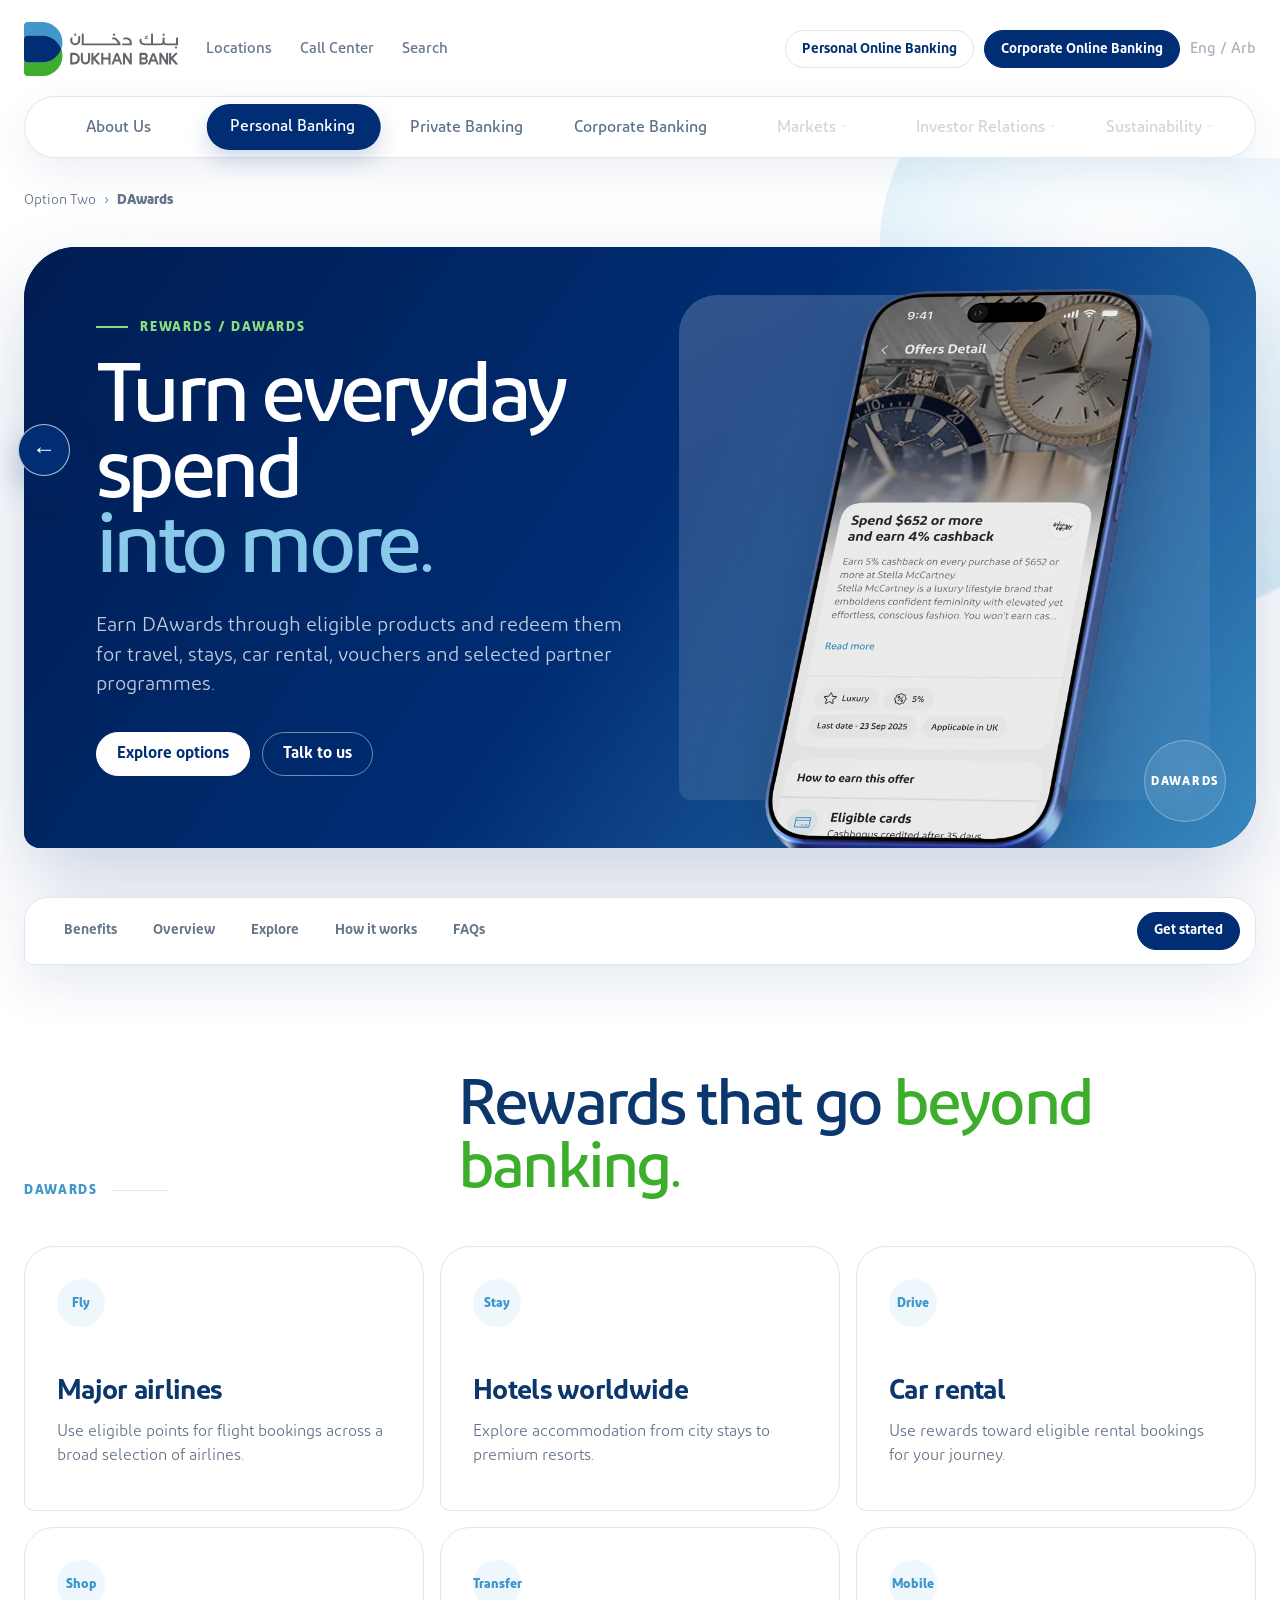
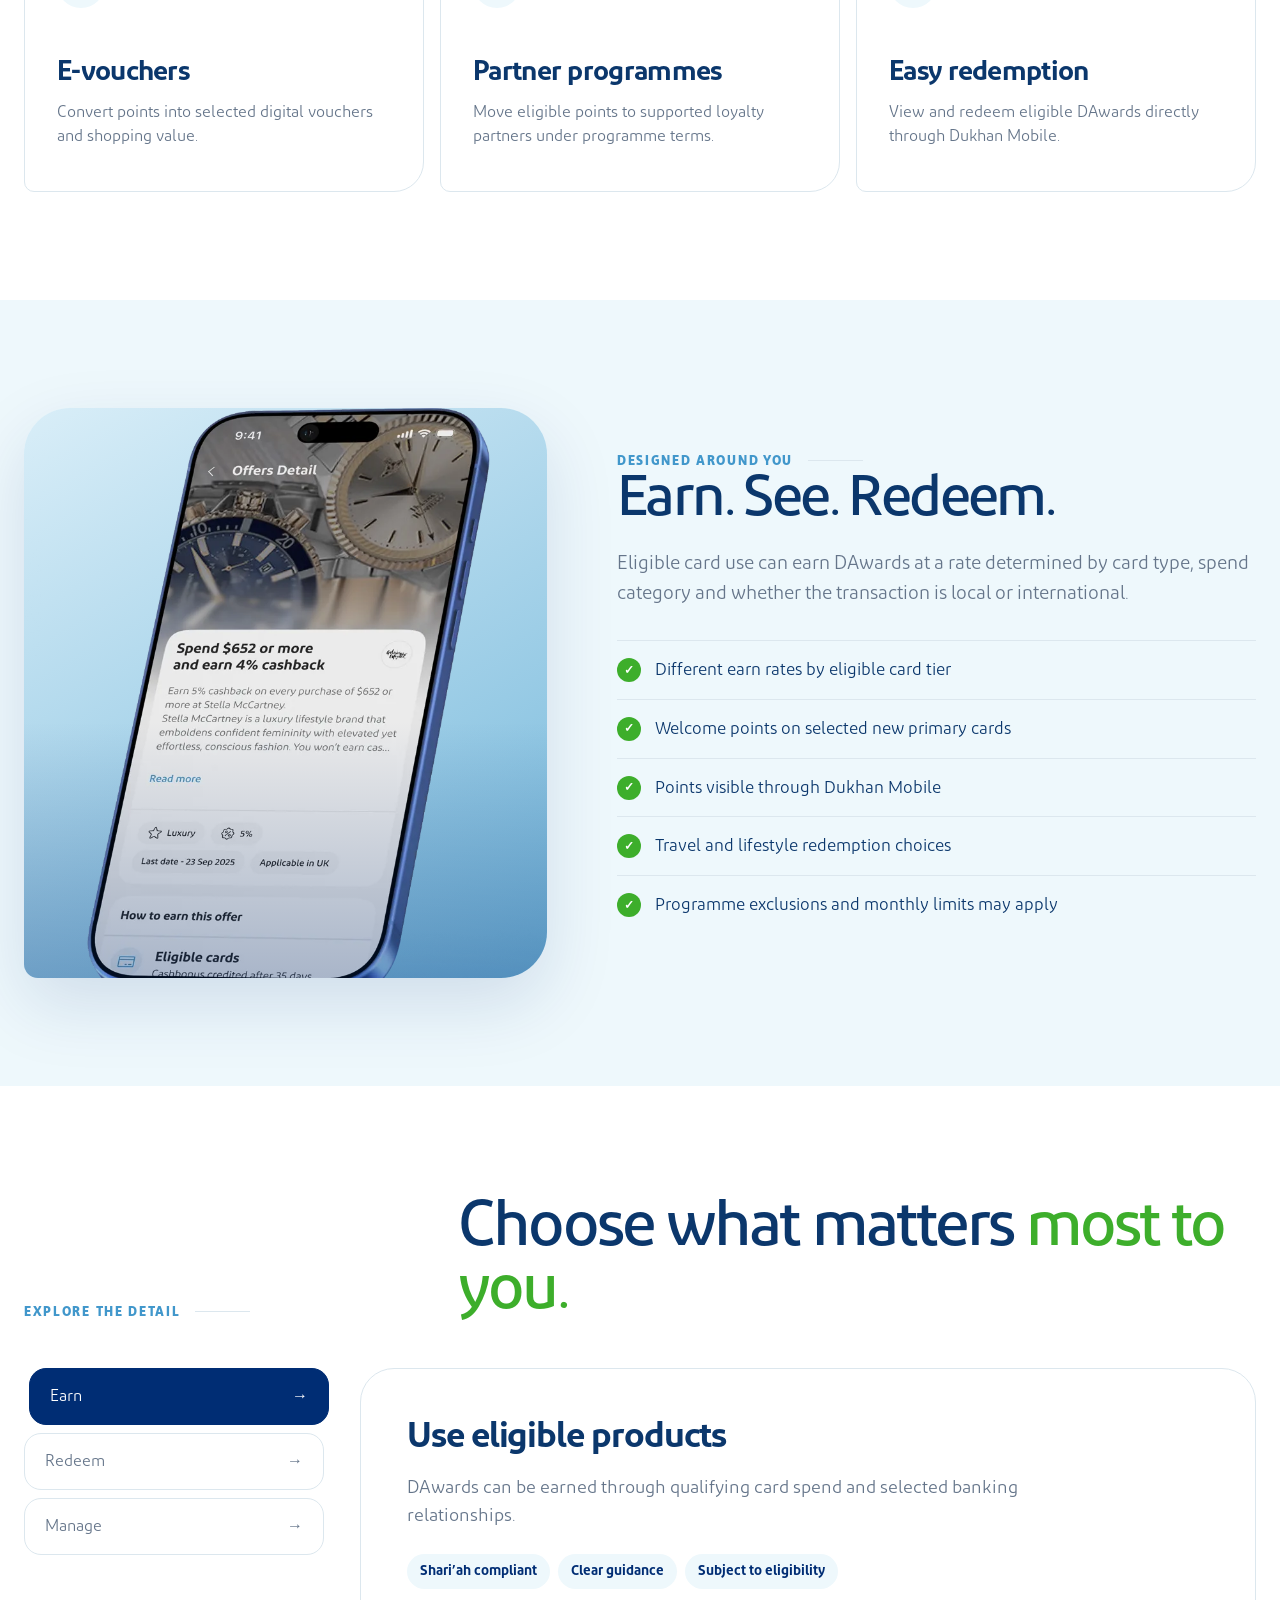
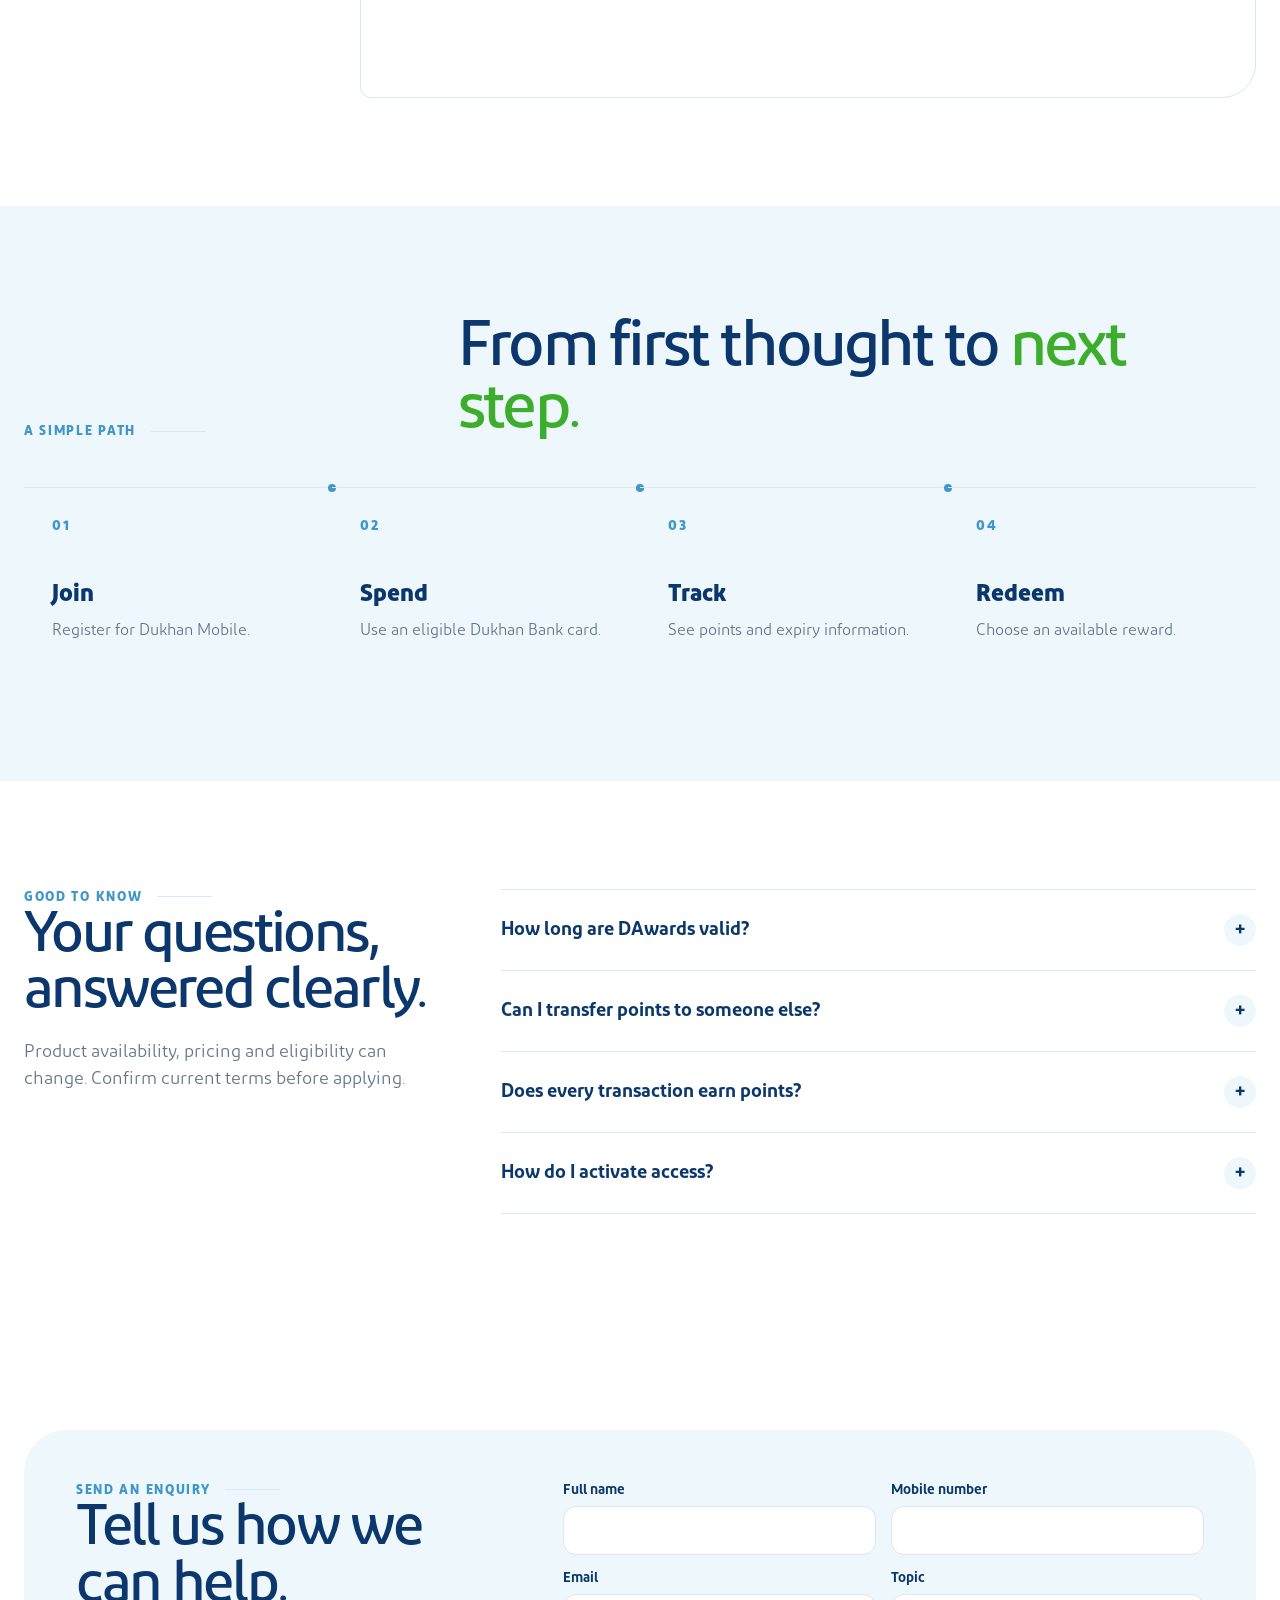
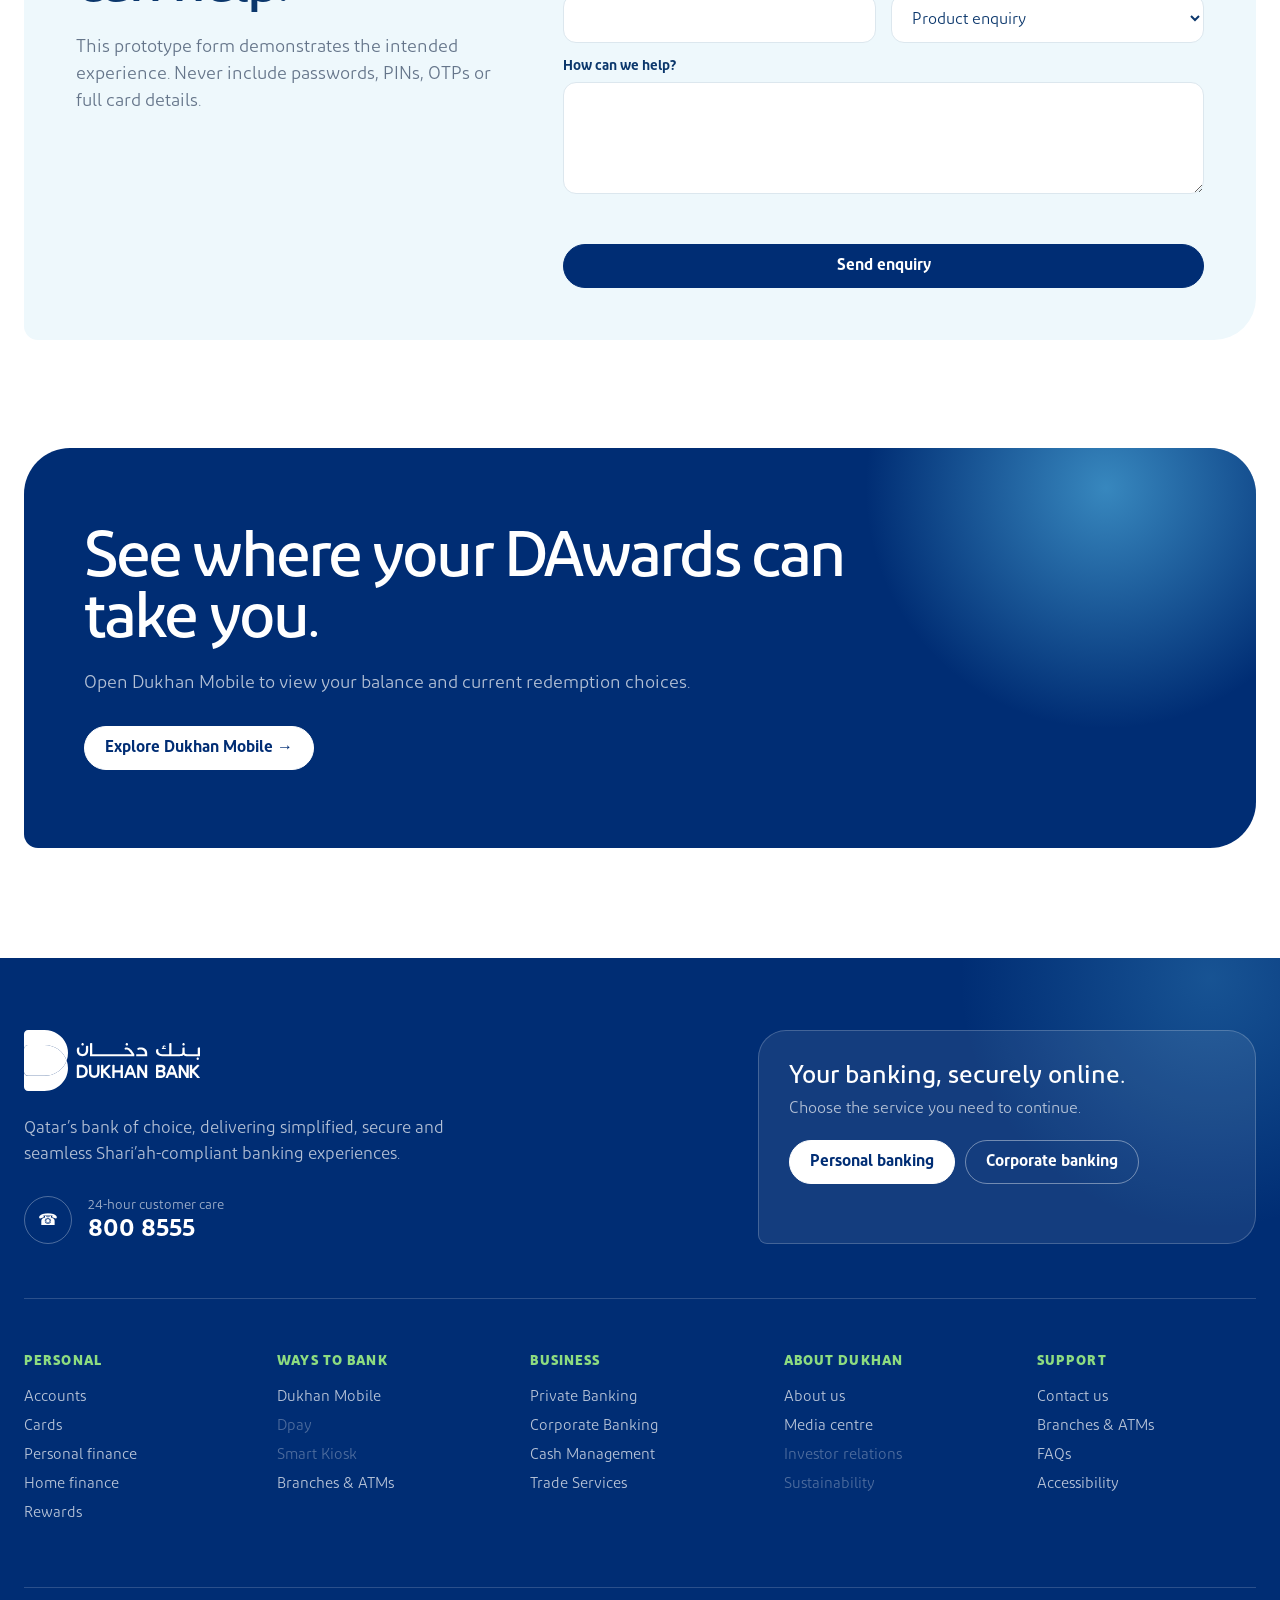
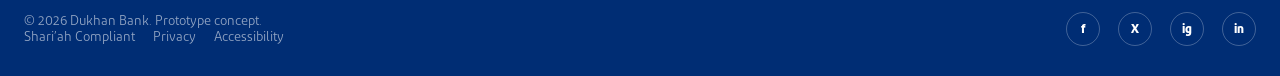
<file: option-2/rewards/index.html>
<!doctype html><html lang="en"><head><meta charset="utf-8"><meta name="viewport" content="width=device-width, initial-scale=1"><meta name="description" content="Earn DAwards through eligible products and redeem them for travel, stays, car rental, vouchers and selected partner programmes."><title>Turn everyday spend into more. | Dukhan Bank</title><link rel="stylesheet" href="../subpage.css"></head><body><a class="option-home" href="../../" aria-label="Back to design options">←</a><a class="skip" href="#main">Skip to content</a><header class="site-header"><div class="shell header-row"><a class="brand-logo" href="../index.html" aria-label="Dukhan Bank option two home"><img src="../../images/logo.svg" alt="Dukhan Bank"></a><div class="header-links"><a class="utility-link" href="../contact/index.html">Locations</a><a class="utility-link" href="tel:8008555">Call Center</a><a class="utility-link" href="../contact/index.html#apply">Search</a></div><div class="header-actions"><a class="pill secondary small" href="https://omnichannels.dukhanbank.com/" target="_blank" rel="noopener">Personal Online Banking</a><a class="pill small" href="https://wboc.dukhanbank.com/" target="_blank" rel="noopener">Corporate Online Banking</a><span class="utility-link disabled" aria-disabled="true">Eng / Arb</span><button class="menu-toggle" type="button" aria-label="Toggle navigation" aria-expanded="false"><span></span></button></div></div><div class="shell nav-wrap"><nav class="main-nav" aria-label="Primary navigation"><span class="nav-indicator" aria-hidden="true"></span>
  <div class="nav-item "><a class="nav-button" href="../about/index.html">About Us</a><button class="nav-toggle" type="button" aria-label="Toggle About Us submenu" aria-expanded="false">⌄</button><ul class="dropdown"><li><a class="has-next" href="../about/index.html">Overview</a><ul class="dropdown"><li><a class="has-next" href="../about/index.html#story">Who we are</a><ul class="dropdown"><li><a href="../about/index.html#story">Our story</a></li><li><a href="../about/index.html#products">Vision &amp; values</a></li><li><a href="../contact/index.html">Contact us</a></li></ul></li><li><a href="../about/index.html#products">Our purpose</a></li></ul></li><li><a href="../contact/index.html">Help &amp; contact</a></li></ul></div>
  <div class="nav-item active"><a class="nav-button" href="../accounts/index.html">Personal Banking</a><button class="nav-toggle" type="button" aria-label="Toggle Personal Banking submenu" aria-expanded="false">⌄</button><ul class="dropdown"><li><a class="has-next" href="../accounts/index.html">Accounts</a><ul class="dropdown"><li><a href="../accounts/index.html#products">Current account</a></li><li><a href="../accounts/index.html#products">Savings accounts</a></li><li><a href="../accounts/index.html#apply">Open an account</a></li></ul></li><li><a class="has-next" href="../cards/index.html">Cards</a><ul class="dropdown"><li><a href="../cards/index.html#products">Credit cards</a></li><li><a href="../cards/index.html#products">Debit &amp; prepaid</a></li></ul></li><li><a class="has-next" href="../personal-finance/index.html">Financing</a><ul class="dropdown"><li><a href="../personal-finance/index.html">Personal finance</a></li><li><a href="../home-finance/index.html">Home finance</a></li></ul></li><li><a href="../rewards/index.html">DAwards</a></li><li><a href="../mobile-banking/index.html">Dukhan Mobile</a></li></ul></div>
  <div class="nav-item "><a class="nav-button" href="../private-banking/index.html">Private Banking</a><button class="nav-toggle" type="button" aria-label="Toggle Private Banking submenu" aria-expanded="false">⌄</button><ul class="dropdown"><li><a href="../private-banking/index.html#products">Banking services</a></li><li><a href="../private-banking/index.html#benefits">Personalized service</a></li><li><a href="../private-banking/index.html#apply">Get in touch</a></li></ul></div>
  <div class="nav-item "><a class="nav-button" href="../corporate-banking/index.html">Corporate Banking</a><button class="nav-toggle" type="button" aria-label="Toggle Corporate Banking submenu" aria-expanded="false">⌄</button><ul class="dropdown"><li><a class="has-next" href="../corporate-banking/index.html">Solutions</a><ul class="dropdown"><li><a href="../corporate-banking/index.html#products">Accounts &amp; payments</a></li><li><a href="../corporate-banking/index.html#products">Finance &amp; trade</a></li><li><a href="../corporate-banking/index.html#story">Digital banking</a></li></ul></li><li><a href="../contact/index.html">Contact the team</a></li></ul></div>
  <div class="nav-item disabled"><button class="nav-button" type="button" disabled aria-disabled="true">Markets</button></div>
  <div class="nav-item disabled"><button class="nav-button" type="button" disabled aria-disabled="true">Investor Relations</button></div>
  <div class="nav-item disabled"><button class="nav-button" type="button" disabled aria-disabled="true">Sustainability</button></div>
</nav></div></header><main id="main"><div class="shell breadcrumb"><a href="../index.html">Option Two</a><span>›</span><strong>DAwards</strong></div><section class="page-hero"><div class="shell hero-panel"><div class="hero-copy"><div class="eyebrow">Rewards / DAwards</div><h1>Turn everyday spend<em>into more.</em></h1><p>Earn DAwards through eligible products and redeem them for travel, stays, car rental, vouchers and selected partner programmes.</p><div class="hero-actions"><a class="pill" href="#products">Explore options</a><a class="pill secondary" href="#apply">Talk to us</a></div></div><div class="hero-visual"><img src="../images/rewards.webp" alt="Placeholder visual for Rewards / DAwards" width="900" height="1100"><span class="hero-mark">DAWARDS</span></div></div></section><div class="shell anchor-bar"><div class="anchor-inner"><div class="anchor-links"><a href="#benefits">Benefits</a><a href="#story">Overview</a><a href="#products">Explore</a><a href="#how">How it works</a><a href="#faqs">FAQs</a></div><a class="pill small" href="#apply">Get started</a></div></div>
<section class="section" id="benefits"><div class="shell"><div class="section-head reveal"><div class="section-kicker">DAwards</div><h2>Rewards that go <span>beyond banking.</span></h2></div><div class="benefit-grid"><article class="benefit-card reveal"><span class="benefit-number">Fly</span><h3>Major airlines</h3><p>Use eligible points for flight bookings across a broad selection of airlines.</p></article><article class="benefit-card reveal"><span class="benefit-number">Stay</span><h3>Hotels worldwide</h3><p>Explore accommodation from city stays to premium resorts.</p></article><article class="benefit-card reveal"><span class="benefit-number">Drive</span><h3>Car rental</h3><p>Use rewards toward eligible rental bookings for your journey.</p></article><article class="benefit-card reveal"><span class="benefit-number">Shop</span><h3>E-vouchers</h3><p>Convert points into selected digital vouchers and shopping value.</p></article><article class="benefit-card reveal"><span class="benefit-number">Transfer</span><h3>Partner programmes</h3><p>Move eligible points to supported loyalty partners under programme terms.</p></article><article class="benefit-card reveal"><span class="benefit-number">Mobile</span><h3>Easy redemption</h3><p>View and redeem eligible DAwards directly through Dukhan Mobile.</p></article></div></div></section>
<section class="section soft" id="story"><div class="shell split"><div class="media-card reveal"><img src="../images/rewards.webp" alt="Placeholder product experience" loading="lazy"></div><div class="split-copy reveal"><div class="section-kicker">Designed around you</div><h2>Earn. See. Redeem.</h2><p>Eligible card use can earn DAwards at a rate determined by card type, spend category and whether the transaction is local or international.</p><ul class="check-list"><li>Different earn rates by eligible card tier</li><li>Welcome points on selected new primary cards</li><li>Points visible through Dukhan Mobile</li><li>Travel and lifestyle redemption choices</li><li>Programme exclusions and monthly limits may apply</li></ul></div></div></section>
<section class="section" id="products"><div class="shell"><div class="section-head reveal"><div class="section-kicker">Explore the detail</div><h2>Choose what matters <span>most to you.</span></h2></div><div class="tabs reveal" data-tabs><div class="tab-list" role="tablist"><button class="tab-button active" type="button" role="tab" aria-selected="true">Earn</button><button class="tab-button " type="button" role="tab" aria-selected="false">Redeem</button><button class="tab-button " type="button" role="tab" aria-selected="false">Manage</button></div><div><article class="tab-panel active" role="tabpanel"><h3>Use eligible products</h3><p>DAwards can be earned through qualifying card spend and selected banking relationships.</p><div class="tag-row"><span class="tag">Shari’ah compliant</span><span class="tag">Clear guidance</span><span class="tag">Subject to eligibility</span></div></article><article class="tab-panel " role="tabpanel"><h3>Choose your reward</h3><p>Use points for eligible flights, hotels, car rental, shopping or supported partner transfers.</p><div class="tag-row"><span class="tag">Shari’ah compliant</span><span class="tag">Clear guidance</span><span class="tag">Subject to eligibility</span></div></article><article class="tab-panel " role="tabpanel"><h3>Use Dukhan Mobile</h3><p>Register, monitor your balance and complete eligible redemptions in the mobile app.</p><div class="tag-row"><span class="tag">Shari’ah compliant</span><span class="tag">Clear guidance</span><span class="tag">Subject to eligibility</span></div></article></div></div></div></section>
<section class="section soft" id="how"><div class="shell"><div class="section-head reveal"><div class="section-kicker">A simple path</div><h2>From first thought to <span>next step.</span></h2></div><div class="process-grid"><article class="process-card reveal"><h3>Join</h3><p>Register for Dukhan Mobile.</p></article><article class="process-card reveal"><h3>Spend</h3><p>Use an eligible Dukhan Bank card.</p></article><article class="process-card reveal"><h3>Track</h3><p>See points and expiry information.</p></article><article class="process-card reveal"><h3>Redeem</h3><p>Choose an available reward.</p></article></div></div></section>
<section class="section" id="faqs"><div class="shell faq-layout"><div class="faq-copy reveal"><div class="section-kicker">Good to know</div><h2>Your questions, answered clearly.</h2><p>Product availability, pricing and eligibility can change. Confirm current terms before applying.</p></div><div class="accordion reveal"><article class="faq-item"><button class="faq-question" type="button" aria-expanded="false">How long are DAwards valid?</button><div class="faq-answer"><p>The live programme terms state points are generally valid for 36 months from earning, subject to individual expiry dates and current terms.</p></div></article><article class="faq-item"><button class="faq-question" type="button" aria-expanded="false">Can I transfer points to someone else?</button><div class="faq-answer"><p>DAwards are generally non-transferable, though eligible conversions to supported partner programmes may be available.</p></div></article><article class="faq-item"><button class="faq-question" type="button" aria-expanded="false">Does every transaction earn points?</button><div class="faq-answer"><p>No. Exclusions, reduced earn categories and monthly limits apply. Review the current programme terms.</p></div></article><article class="faq-item"><button class="faq-question" type="button" aria-expanded="false">How do I activate access?</button><div class="faq-answer"><p>Register for Dukhan Mobile using an active eligible debit card and PIN, then access the rewards area.</p></div></article></div></div></section>
<section class="section" id="apply"><div class="shell form-panel reveal"><div class="form-copy"><div class="section-kicker">Send an enquiry</div><h2>Tell us how we can help.</h2><p>This prototype form demonstrates the intended experience. Never include passwords, PINs, OTPs or full card details.</p></div><form class="form-grid demo-form"><div class="field"><label for="name">Full name</label><input id="name" name="name" autocomplete="name" required></div><div class="field"><label for="mobile">Mobile number</label><input id="mobile" name="mobile" type="tel" autocomplete="tel" required></div><div class="field"><label for="email">Email</label><input id="email" name="email" type="email" autocomplete="email" required></div><div class="field"><label for="topic">Topic</label><select id="topic" name="topic"><option>Product enquiry</option><option>Service support</option><option>Feedback</option><option>Branch appointment</option></select></div><div class="field full"><label for="message">How can we help?</label><textarea id="message" name="message" required></textarea></div><div class="form-status" role="status"></div><div class="field full"><button class="pill" type="submit">Send enquiry</button></div></form></div></section><section class="cta"><div class="shell cta-panel reveal"><h2>See where your DAwards can take you.</h2><p>Open Dukhan Mobile to view your balance and current redemption choices.</p><a class="pill" href="../mobile-banking/index.html">Explore Dukhan Mobile →</a></div></section></main><footer><div class="shell footer-top"><div class="footer-brand"><a class="brand-logo" href="../index.html"><img src="../../images/logo.svg" alt="Dukhan Bank"></a><p>Qatar’s bank of choice, delivering simplified, secure and seamless Shari’ah-compliant banking experiences.</p><div class="care"><span class="care-icon">☎</span><div><small>24-hour customer care</small><a href="tel:8008555">800 8555</a></div></div></div><div class="login-panel"><h3>Your banking, securely online.</h3><p>Choose the service you need to continue.</p><div class="login-actions"><a class="pill" href="https://omnichannels.dukhanbank.com/" target="_blank" rel="noopener">Personal banking</a><a class="pill secondary" href="https://wboc.dukhanbank.com/" target="_blank" rel="noopener">Corporate banking</a></div></div></div><div class="shell footer-directory"><div class="footer-col"><h4>Personal</h4><a href="../accounts/index.html">Accounts</a><a href="../cards/index.html">Cards</a><a href="../personal-finance/index.html">Personal finance</a><a href="../home-finance/index.html">Home finance</a><a href="../rewards/index.html">Rewards</a></div><div class="footer-col"><h4>Ways to bank</h4><a href="../mobile-banking/index.html">Dukhan Mobile</a><span class="disabled-link" aria-disabled="true">Dpay</span><span class="disabled-link" aria-disabled="true">Smart Kiosk</span><a href="../contact/index.html">Branches &amp; ATMs</a></div><div class="footer-col"><h4>Business</h4><a href="../private-banking/index.html">Private Banking</a><a href="../corporate-banking/index.html">Corporate Banking</a><a href="../corporate-banking/index.html#products">Cash Management</a><a href="../corporate-banking/index.html#products">Trade Services</a></div><div class="footer-col"><h4>About Dukhan</h4><a href="../about/index.html">About us</a><a href="https://www.dukhanbank.com/media-center" target="_blank" rel="noopener">Media centre</a><span class="disabled-link" aria-disabled="true">Investor relations</span><span class="disabled-link" aria-disabled="true">Sustainability</span></div><div class="footer-col"><h4>Support</h4><a href="../contact/index.html">Contact us</a><a href="../contact/index.html">Branches &amp; ATMs</a><a href="https://www.dukhanbank.com/useful-tools/faqs" target="_blank" rel="noopener">FAQs</a><a href="https://www.dukhanbank.com/information/accessibility" target="_blank" rel="noopener">Accessibility</a></div></div><div class="shell footer-bottom"><div><span>© 2026 Dukhan Bank. Prototype concept.</span><div class="legal-links"><span>Shari’ah Compliant</span><a href="https://www.dukhanbank.com/information/privacy" target="_blank" rel="noopener">Privacy</a><a href="https://www.dukhanbank.com/information/accessibility" target="_blank" rel="noopener">Accessibility</a></div></div><div class="social-links"><a href="https://www.facebook.com/DukhanBank" aria-label="Facebook">f</a><a href="https://twitter.com/dukhanbank" aria-label="X">X</a><a href="https://instagram.com/dukhanbank" aria-label="Instagram">ig</a><a href="https://www.linkedin.com/company/dukhan-bank" aria-label="LinkedIn">in</a></div></div></footer><script src="../subpage.js"></script></body></html>
</file>
<file: option-2/subpage.css>
@font-face{font-family:Diodrum;src:url("../fonts/DiodrumArabic-Regular.otf") format("opentype");font-weight:400;font-display:swap}
@font-face{font-family:Diodrum;src:url("../fonts/DiodrumArabic-Medium.otf") format("opentype");font-weight:500;font-display:swap}
@font-face{font-family:Diodrum;src:url("../fonts/DiodrumArabic-Semibold.otf") format("opentype");font-weight:600;font-display:swap}
@font-face{font-family:Diodrum;src:url("../fonts/DiodrumArabic-Bold.otf") format("opentype");font-weight:700;font-display:swap}
:root{--navy:#002d74;--deep:#001d52;--blue:#4197cb;--sky:#d9eef8;--aqua:#eef8fc;--green:#3dae2b;--ink:#0b376c;--muted:#65758a;--line:#dce7ee;--white:#fff;--max:1280px;--ease:cubic-bezier(.22,1,.36,1);--shadow:0 26px 70px rgba(0,45,116,.13)}
*{box-sizing:border-box}html{scroll-behavior:smooth}body{margin:0;background:#fff;color:var(--ink);font-family:Diodrum,"Segoe UI",sans-serif;overflow-x:hidden}button,a,input,textarea,select{font:inherit}a{color:inherit;text-decoration:none}button{color:inherit}img{display:block;max-width:100%}h1,h2,h3,h4,p{margin:0}.shell{width:min(calc(100% - 48px),var(--max));margin-inline:auto}.skip{position:fixed;z-index:1100;left:20px;top:10px;transform:translateY(-150%);padding:10px 18px;border-radius:100px;background:var(--navy);color:#fff}.skip:focus{transform:none}
.site-header{position:relative;z-index:100;padding:20px 0 0;background:#fff}.header-row{display:flex;align-items:center;gap:28px;min-height:58px}.brand-logo{display:block;width:154px;flex:0 0 auto;transition:transform .3s var(--ease)}.brand-logo:hover{transform:translateY(-2px) scale(1.015)}.header-links{display:flex;gap:28px;margin-right:auto}.utility-link{position:relative;color:var(--muted);font-size:15px;font-weight:500}.utility-link::after{position:absolute;left:0;bottom:-7px;width:100%;height:2px;transform:scaleX(0);transform-origin:right;background:var(--green);content:"";transition:transform .25s var(--ease)}.utility-link:hover::after,.utility-link:focus-visible::after{transform:scaleX(1);transform-origin:left}.header-actions{display:flex;align-items:center;gap:10px}.pill{display:inline-flex;min-height:44px;align-items:center;justify-content:center;gap:9px;padding:0 20px;border:1px solid var(--navy);border-radius:999px;background:var(--navy);color:#fff;font-weight:600;cursor:pointer;transition:transform .2s var(--ease),box-shadow .2s,background .2s,color .2s}.pill:hover,.pill:focus-visible{transform:translateY(-2px);box-shadow:0 13px 28px rgba(0,45,116,.2)}.pill.secondary{background:#fff;color:var(--navy);border-color:var(--line)}.pill.secondary:hover{border-color:var(--blue);background:var(--aqua)}.pill.small{min-height:38px;padding-inline:16px;font-size:14px}.menu-toggle{display:none;width:44px;height:44px;padding:0;border:1px solid var(--line);border-radius:50%;background:#fff;cursor:pointer}.menu-toggle span,.menu-toggle::before,.menu-toggle::after{display:block;width:18px;height:2px;margin:4px auto;border-radius:4px;background:var(--navy);content:"";transition:.25s}
.nav-wrap{margin-top:18px}.main-nav{position:relative;display:flex;align-items:center;padding:7px;border:1px solid rgba(220,231,238,.9);border-radius:999px;background:rgba(255,255,255,.92);box-shadow:0 14px 40px rgba(0,45,116,.08)}.nav-indicator{position:absolute;z-index:0;top:7px;bottom:7px;left:0;width:0;border-radius:999px;background:var(--navy);box-shadow:0 10px 22px rgba(0,45,116,.18);pointer-events:none;transition:transform .42s var(--ease),width .42s var(--ease)}.nav-item{position:relative;z-index:1;flex:1}.nav-button{position:relative;z-index:1;width:100%;min-height:46px;padding:0 12px;border:0;border-radius:999px;background:transparent;color:#5d7088;font-weight:500;white-space:nowrap;cursor:pointer;transition:color .3s,transform .3s}.nav-item.is-highlighted>.nav-button{color:#fff;transform:translateY(-1px)}.dropdown{position:absolute;top:calc(100% + 12px);left:0;width:250px;margin:0;padding:10px;visibility:hidden;list-style:none;border:1px solid var(--line);border-radius:22px;background:rgba(255,255,255,.98);box-shadow:var(--shadow);opacity:0;transform:translateY(10px);transition:.24s var(--ease)}.nav-item:hover>.dropdown,.nav-item:focus-within>.dropdown,.nav-item.open>.dropdown{visibility:visible;opacity:1;transform:none}.dropdown li{position:relative}.dropdown a{display:flex;align-items:center;justify-content:space-between;padding:11px 13px;border-radius:13px;color:#526982;transition:.2s}.dropdown a:hover,.dropdown a:focus-visible{padding-left:17px;background:var(--aqua);color:var(--navy)}.dropdown a.has-next::after{content:"›";font-size:20px;color:var(--blue)}.dropdown .dropdown{top:-10px;left:calc(100% + 12px)}.dropdown li:hover>.dropdown,.dropdown li:focus-within>.dropdown{visibility:visible;opacity:1;transform:none}
.nav-item.disabled{pointer-events:none}.nav-item.disabled>.nav-button{color:#9ba8b7;cursor:not-allowed;opacity:.48}.nav-item.disabled>.nav-button::after{margin-left:6px;content:"·";color:#b7c1cb}.disabled-link,.utility-link.disabled{display:block;width:max-content;max-width:100%;color:rgba(255,255,255,.3)!important;cursor:not-allowed;pointer-events:none}.header-actions .utility-link.disabled{color:#a9b2bf!important}
.nav-button{display:flex;align-items:center;justify-content:center}.nav-toggle{display:none}
.option-home{position:fixed;z-index:1000;left:18px;top:50%;display:grid;width:52px;height:52px;place-items:center;border:1px solid rgba(255,255,255,.7);border-radius:50%;background:var(--navy);color:#fff;box-shadow:0 14px 34px rgba(0,45,116,.28);font-size:24px;transform:translateY(-50%);transition:transform .25s var(--ease),background .25s}.option-home::after{position:absolute;left:62px;padding:7px 11px;border-radius:9px;background:var(--navy);content:"View options";font-size:13px;font-weight:600;white-space:nowrap;opacity:0;pointer-events:none;transform:translateX(-5px);transition:.2s}.option-home:hover{background:var(--blue);transform:translateY(-50%) scale(1.07)}.option-home:hover::after{opacity:1;transform:none}
.breadcrumb{display:flex;align-items:center;gap:8px;padding-top:34px;color:var(--muted);font-size:14px}.breadcrumb a:hover{color:var(--navy)}.breadcrumb span{color:var(--blue)}
.page-hero{position:relative;padding:38px 0 80px;isolation:isolate}.page-hero::before{position:absolute;z-index:-1;right:-170px;top:-160px;width:570px;height:570px;border-radius:42% 58% 64% 36%;background:radial-gradient(circle at 42% 42%,#fff 0 10%,var(--aqua) 40%,var(--sky) 72%,transparent 73%);content:"";animation:liquid 13s ease-in-out infinite alternate}.hero-panel{position:relative;display:grid;grid-template-columns:1fr .88fr;min-height:570px;overflow:hidden;border-radius:52px 52px 52px 16px;background:var(--navy);color:#fff;box-shadow:0 38px 85px rgba(0,45,116,.2);isolation:isolate}.hero-panel::before{position:absolute;z-index:-1;inset:0;background:linear-gradient(125deg,var(--deep),var(--navy) 50%,rgba(65,151,203,.86));content:""}.hero-copy{display:flex;flex-direction:column;justify-content:center;padding:72px 30px 72px 72px}.eyebrow{display:flex;align-items:center;gap:12px;margin-bottom:23px;color:#8ddc80;font-size:13px;font-weight:700;letter-spacing:.14em;text-transform:uppercase}.eyebrow::before{width:32px;height:2px;background:currentColor;content:""}.hero-copy h1{max-width:680px;font-size:clamp(55px,6.5vw,92px);font-weight:500;letter-spacing:-.055em;line-height:.91}.hero-copy h1 em{display:block;color:#89c9e9;font-style:normal}.hero-copy>p{max-width:580px;margin-top:26px;color:rgba(255,255,255,.76);font-size:20px;line-height:1.48}.hero-actions{display:flex;flex-wrap:wrap;gap:12px;margin-top:32px}.hero-panel .pill{background:#fff;color:var(--navy);border-color:#fff}.hero-panel .pill.secondary{background:transparent;color:#fff;border-color:rgba(255,255,255,.45)}.hero-visual{position:relative;min-height:100%;overflow:hidden}.hero-visual::before{position:absolute;inset:8% 8% 8% 0;border-radius:38px 38px 38px 12px;background:linear-gradient(145deg,rgba(255,255,255,.2),rgba(255,255,255,.04));content:""}.hero-visual img{position:absolute;inset:7% 4% 0 0;width:96%;height:100%;object-fit:cover;object-position:top center;filter:drop-shadow(0 25px 35px rgba(0,15,54,.28));transition:transform .8s var(--ease)}.hero-panel:hover .hero-visual img{transform:scale(1.025) translateY(-5px)}.hero-mark{position:absolute;right:30px;bottom:26px;display:grid;width:82px;height:82px;place-items:center;border:1px solid rgba(255,255,255,.3);border-radius:50%;background:rgba(255,255,255,.1);font-size:12px;font-weight:700;letter-spacing:.14em;backdrop-filter:blur(12px)}
.anchor-bar{position:relative;z-index:10;margin-top:-31px}.anchor-inner{display:flex;align-items:center;justify-content:space-between;gap:15px;padding:14px 15px 14px 25px;border:1px solid var(--line);border-radius:24px 24px 24px 8px;background:rgba(255,255,255,.96);box-shadow:0 20px 50px rgba(0,45,116,.1);backdrop-filter:blur(16px)}.anchor-links{display:flex;align-items:center;gap:8px;overflow:auto}.anchor-links a{flex:0 0 auto;padding:10px 14px;border-radius:999px;color:var(--muted);font-size:14px;font-weight:600;transition:.2s}.anchor-links a:hover{background:var(--aqua);color:var(--navy)}
.section{padding:108px 0}.section.soft{background:var(--aqua)}.section-head{display:grid;grid-template-columns:.65fr 1.35fr;gap:50px;align-items:end;margin-bottom:48px}.section-kicker{display:flex;align-items:center;gap:15px;color:var(--blue);font-size:13px;font-weight:700;letter-spacing:.13em;text-transform:uppercase}.section-kicker::after{width:55px;height:1px;background:var(--line);content:""}.section-head h2{max-width:840px;font-size:clamp(42px,5vw,70px);font-weight:500;letter-spacing:-.045em;line-height:.98}.section-head h2 span{color:var(--green)}.section-intro{max-width:780px;color:var(--muted);font-size:19px;line-height:1.55}
.benefit-grid{display:grid;grid-template-columns:repeat(3,1fr);gap:16px}.benefit-card{position:relative;min-height:265px;overflow:hidden;padding:32px;border:1px solid var(--line);border-radius:30px 30px 30px 10px;background:#fff;transition:transform .35s var(--ease),box-shadow .35s,border-color .35s}.benefit-card:hover{transform:translateY(-7px);border-color:var(--blue);box-shadow:0 24px 52px rgba(0,45,116,.1)}.benefit-number{display:grid;width:48px;height:48px;place-items:center;border-radius:50%;background:var(--aqua);color:var(--blue);font-size:13px;font-weight:700;transition:.3s}.benefit-card:hover .benefit-number{background:var(--navy);color:#fff;transform:rotate(-7deg)}.benefit-card h3{margin:46px 0 13px;font-size:28px;font-weight:600;letter-spacing:-.025em}.benefit-card p{color:var(--muted);font-size:16px;line-height:1.48}
.split{display:grid;grid-template-columns:.9fr 1.1fr;gap:70px;align-items:center}.media-card{position:relative;min-height:570px;overflow:hidden;border-radius:46px 46px 46px 14px;background:linear-gradient(150deg,var(--sky),#75b8db);box-shadow:var(--shadow)}.media-card img{position:absolute;width:100%;height:110%;object-fit:cover;object-position:center top;transition:transform .8s var(--ease)}.media-card:hover img{transform:scale(1.035)}.media-card::after{position:absolute;inset:0;background:linear-gradient(180deg,transparent 55%,rgba(0,45,116,.28));content:""}.split-copy h2{font-size:clamp(42px,4.5vw,66px);font-weight:500;letter-spacing:-.045em;line-height:.98}.split-copy>p{margin:24px 0 32px;color:var(--muted);font-size:19px;line-height:1.55}.check-list{display:grid;gap:0;margin:0;padding:0;list-style:none}.check-list li{position:relative;padding:17px 0 17px 38px;border-top:1px solid var(--line);font-size:17px;line-height:1.4}.check-list li::before{position:absolute;left:0;top:17px;display:grid;width:24px;height:24px;place-items:center;border-radius:50%;background:var(--green);color:#fff;content:"✓";font-size:12px;font-weight:700}
.tabs{display:grid;grid-template-columns:300px 1fr;gap:36px}.tab-list{display:flex;flex-direction:column;gap:8px}.tab-button{display:flex;align-items:center;justify-content:space-between;width:100%;padding:18px 20px;border:1px solid var(--line);border-radius:17px;background:#fff;color:var(--muted);text-align:left;cursor:pointer;transition:.25s}.tab-button::after{content:"→"}.tab-button.active,.tab-button:hover{background:var(--navy);color:#fff;border-color:var(--navy);transform:translateX(5px)}.tab-panel{display:none;min-height:330px;padding:46px;border-radius:34px 34px 34px 11px;background:#fff;border:1px solid var(--line)}.tab-panel.active{display:block;animation:panelIn .45s var(--ease)}.tab-panel h3{font-size:36px;font-weight:600;letter-spacing:-.03em}.tab-panel p{max-width:700px;margin:16px 0 24px;color:var(--muted);font-size:18px;line-height:1.55}.tag-row{display:flex;flex-wrap:wrap;gap:8px}.tag{padding:9px 13px;border-radius:999px;background:var(--aqua);color:var(--navy);font-size:14px;font-weight:600}
.process-grid{display:grid;grid-template-columns:repeat(4,1fr);gap:0;counter-reset:step}.process-card{position:relative;padding:30px 28px;border-top:1px solid var(--line);counter-increment:step}.process-card:not(:last-child)::after{position:absolute;top:-4px;right:-4px;width:8px;height:8px;border-radius:50%;background:var(--blue);content:""}.process-card::before{display:block;margin-bottom:45px;color:var(--blue);content:"0" counter(step);font-size:14px;font-weight:700;letter-spacing:.12em}.process-card h3{font-size:24px}.process-card p{margin-top:10px;color:var(--muted);line-height:1.48}
.faq-layout{display:grid;grid-template-columns:.7fr 1.3fr;gap:70px}.faq-copy h2{font-size:clamp(42px,4.5vw,66px);font-weight:500;letter-spacing:-.045em;line-height:.98}.faq-copy p{margin-top:20px;color:var(--muted);font-size:18px;line-height:1.5}.accordion{border-top:1px solid var(--line)}.faq-item{border-bottom:1px solid var(--line)}.faq-question{display:flex;align-items:center;justify-content:space-between;width:100%;padding:24px 0;border:0;background:transparent;text-align:left;font-size:19px;font-weight:600;cursor:pointer}.faq-question::after{display:grid;width:32px;height:32px;flex:0 0 auto;place-items:center;border-radius:50%;background:var(--aqua);content:"+";transition:.3s}.faq-item.open .faq-question::after{background:var(--navy);color:#fff;transform:rotate(45deg)}.faq-answer{max-height:0;overflow:hidden;color:var(--muted);line-height:1.55;transition:max-height .45s var(--ease)}.faq-answer p{padding:0 45px 25px 0}
.contact-grid{display:grid;grid-template-columns:repeat(3,1fr);gap:16px}.contact-card{min-height:245px;padding:32px;border-radius:30px 30px 30px 10px;background:var(--navy);color:#fff;transition:transform .3s var(--ease)}.contact-card:nth-child(2){background:var(--blue)}.contact-card:nth-child(3){background:var(--aqua);color:var(--navy)}.contact-card:hover{transform:translateY(-7px)}.contact-icon{display:grid;width:48px;height:48px;place-items:center;border:1px solid currentColor;border-radius:50%;font-weight:700}.contact-card h3{margin:44px 0 8px;font-size:27px}.contact-card p{color:inherit;opacity:.72}.contact-card a{display:inline-flex;margin-top:20px;font-weight:700}.form-panel{display:grid;grid-template-columns:.8fr 1.2fr;gap:60px;padding:52px;border-radius:42px 42px 42px 14px;background:var(--aqua)}.form-copy h2{font-size:clamp(40px,4.5vw,64px);font-weight:500;letter-spacing:-.04em;line-height:1}.form-copy p{margin-top:20px;color:var(--muted);font-size:18px;line-height:1.5}.form-grid{display:grid;grid-template-columns:1fr 1fr;gap:15px}.field{display:grid;gap:7px}.field.full{grid-column:1/-1}.field label{font-size:14px;font-weight:600}.field input,.field select,.field textarea{width:100%;padding:14px 16px;border:1px solid var(--line);border-radius:13px;background:#fff;color:var(--ink);outline:none}.field textarea{min-height:112px;resize:vertical}.field input:focus,.field select:focus,.field textarea:focus{border-color:var(--blue);box-shadow:0 0 0 4px rgba(65,151,203,.13)}.form-status{grid-column:1/-1;min-height:20px;color:var(--green);font-weight:600}
.cta{padding:0 0 110px}.cta-panel{position:relative;overflow:hidden;padding:78px 60px;border-radius:46px 46px 46px 14px;background:var(--navy);color:#fff;isolation:isolate}.cta-panel::before{position:absolute;z-index:-1;right:-100px;top:-210px;width:500px;height:500px;border-radius:50%;background:radial-gradient(circle,rgba(65,151,203,.85),transparent 68%);content:""}.cta-panel h2{max-width:780px;font-size:clamp(44px,5vw,72px);font-weight:500;letter-spacing:-.045em;line-height:.96}.cta-panel p{max-width:620px;margin:20px 0 30px;color:rgba(255,255,255,.7);font-size:18px;line-height:1.5}.cta-panel .pill{background:#fff;color:var(--navy);border-color:#fff}
footer{position:relative;overflow:hidden;background:var(--navy);color:#fff}footer::before{position:absolute;right:-190px;top:-240px;width:520px;height:520px;border-radius:50%;background:radial-gradient(circle,rgba(65,151,203,.36),transparent 68%);content:""}.footer-top{position:relative;display:grid;grid-template-columns:1.15fr .85fr;gap:60px;padding:72px 0 54px;border-bottom:1px solid rgba(255,255,255,.17)}.footer-brand .brand-logo{width:176px;filter:brightness(0) invert(1)}.footer-brand p{max-width:430px;margin-top:24px;color:rgba(255,255,255,.7);font-size:17px;line-height:1.5}.care{display:flex;align-items:center;gap:16px;margin-top:30px}.care-icon{display:grid;width:48px;height:48px;place-items:center;border:1px solid rgba(255,255,255,.3);border-radius:50%}.care small{display:block;color:rgba(255,255,255,.63)}.care a{font-size:25px;font-weight:600}.login-panel{padding:30px;border:1px solid rgba(255,255,255,.2);border-radius:28px 28px 28px 9px;background:rgba(255,255,255,.08)}.login-panel h3{font-size:25px;font-weight:500}.login-panel p{margin:8px 0 22px;color:rgba(255,255,255,.68)}.login-actions{display:flex;flex-wrap:wrap;gap:10px}.login-panel .pill{background:#fff;color:var(--navy);border-color:#fff}.login-panel .pill.secondary{background:transparent;color:#fff;border-color:rgba(255,255,255,.4)}.footer-directory{display:grid;grid-template-columns:repeat(5,1fr);gap:34px;padding:54px 0}.footer-col h4{margin:0 0 18px;color:#8ddc80;font-size:14px;letter-spacing:.08em;text-transform:uppercase}.footer-col a{display:block;width:max-content;max-width:100%;margin:11px 0;color:rgba(255,255,255,.72);font-size:15px;transition:.2s}.footer-col a:hover{color:#fff;transform:translateX(3px)}.footer-bottom{display:flex;align-items:center;justify-content:space-between;gap:28px;padding:24px 0 30px;border-top:1px solid rgba(255,255,255,.17);color:rgba(255,255,255,.58);font-size:13px}.legal-links,.social-links{display:flex;align-items:center;gap:18px}.social-links a{display:grid;width:34px;height:34px;place-items:center;border:1px solid rgba(255,255,255,.25);border-radius:50%;color:#fff;font-size:12px;font-weight:700}.social-links a:hover{background:#fff;color:var(--navy)}
.footer-col .disabled-link{margin:11px 0;font-size:15px}
.reveal{opacity:0;transform:translateY(32px);transition:opacity .7s,transform .85s var(--ease)}.reveal.visible{opacity:1;transform:none}.loaded .hero-copy>*{animation:heroIn .8s both}.loaded .hero-copy>*:nth-child(2){animation-delay:.08s}.loaded .hero-copy>*:nth-child(3){animation-delay:.16s}.loaded .hero-copy>*:nth-child(4){animation-delay:.24s}@keyframes heroIn{from{opacity:0;transform:translateY(28px)}to{opacity:1;transform:none}}@keyframes panelIn{from{opacity:0;transform:translateY(12px)}to{opacity:1;transform:none}}@keyframes liquid{to{border-radius:60% 40% 38% 62%/55% 66% 34% 45%;transform:rotate(5deg) scale(1.05)}}
@media(max-width:1050px){.header-links{display:none}.nav-button{font-size:14px;padding-inline:8px}.hero-copy{padding-left:52px}.benefit-grid{grid-template-columns:repeat(2,1fr)}.footer-directory{grid-template-columns:repeat(3,1fr)}}
@media(max-width:820px){.shell{width:min(calc(100% - 28px),var(--max))}.site-header{padding-top:12px}.header-actions .secondary,.header-actions .small{display:none}.menu-toggle{display:block}.main-nav{position:absolute;top:82px;left:14px;right:14px;display:none;padding:12px;border-radius:26px;box-shadow:var(--shadow)}.main-nav.mobile-open{display:block}.nav-indicator{display:none}.nav-item{width:100%}.nav-button{text-align:left;padding-inline:18px}.nav-item.active>.nav-button{background:var(--navy);color:#fff}.dropdown,.dropdown .dropdown{position:static;width:100%;display:none;visibility:visible;margin:5px 0;padding:5px 5px 5px 14px;border:0;box-shadow:none;opacity:1;transform:none}.nav-item.open>.dropdown,.dropdown li:focus-within>.dropdown{display:block}.nav-item:hover>.dropdown{display:none}.nav-item.open:hover>.dropdown{display:block}.page-hero{padding-top:24px}.hero-panel{grid-template-columns:1fr;min-height:auto}.hero-copy{padding:60px 34px}.hero-visual{min-height:420px}.hero-visual::before{inset:0 7% 7%}.hero-visual img{inset:0 4% 0;width:92%}.anchor-inner{align-items:flex-start;flex-direction:column}.section{padding:82px 0}.section-head{grid-template-columns:1fr;gap:22px}.split{grid-template-columns:1fr;gap:42px}.media-card{min-height:500px}.tabs{grid-template-columns:1fr}.tab-list{flex-direction:row;overflow:auto}.tab-button{flex:0 0 auto;width:auto}.process-grid{grid-template-columns:repeat(2,1fr)}.faq-layout,.form-panel{grid-template-columns:1fr;gap:42px}.contact-grid{grid-template-columns:1fr}.footer-top{grid-template-columns:1fr}.footer-directory{grid-template-columns:repeat(2,1fr)}.footer-bottom{align-items:flex-start;flex-direction:column}.legal-links{flex-wrap:wrap}}
@media(max-width:820px){.nav-button{justify-content:flex-start;padding-inline:18px 54px}.nav-toggle{position:absolute;z-index:3;top:7px;right:7px;display:grid;width:32px;height:32px;place-items:center;border:0;border-radius:50%;background:var(--aqua);color:var(--navy);cursor:pointer;transition:transform .25s}.nav-item.active>.nav-toggle{background:rgba(255,255,255,.2);color:#fff}.nav-item.open>.nav-toggle{transform:rotate(180deg)}}
@media(max-width:540px){.brand-logo{width:132px}.header-row{gap:12px}.header-actions{margin-left:auto}.hero-copy{padding:48px 24px}.hero-copy h1{font-size:50px}.hero-copy>p{font-size:17px}.hero-visual{min-height:320px}.hero-actions{align-items:stretch;flex-direction:column}.anchor-inner>.pill{width:100%}.benefit-grid,.process-grid{grid-template-columns:1fr}.benefit-card{min-height:235px}.media-card{min-height:400px}.tab-panel{padding:30px 24px}.form-panel{padding:35px 22px}.form-grid{grid-template-columns:1fr}.field.full{grid-column:auto}.cta-panel{padding:58px 26px}.footer-directory{grid-template-columns:1fr}.login-actions{display:grid}.option-home{top:auto;bottom:18px;left:14px;width:48px;height:48px;transform:none}.option-home:hover{transform:scale(1.05)}}
@media(prefers-reduced-motion:reduce){html{scroll-behavior:auto}*,*::before,*::after{animation-duration:.01ms!important;animation-iteration-count:1!important;transition-duration:.01ms!important}}
</file>
